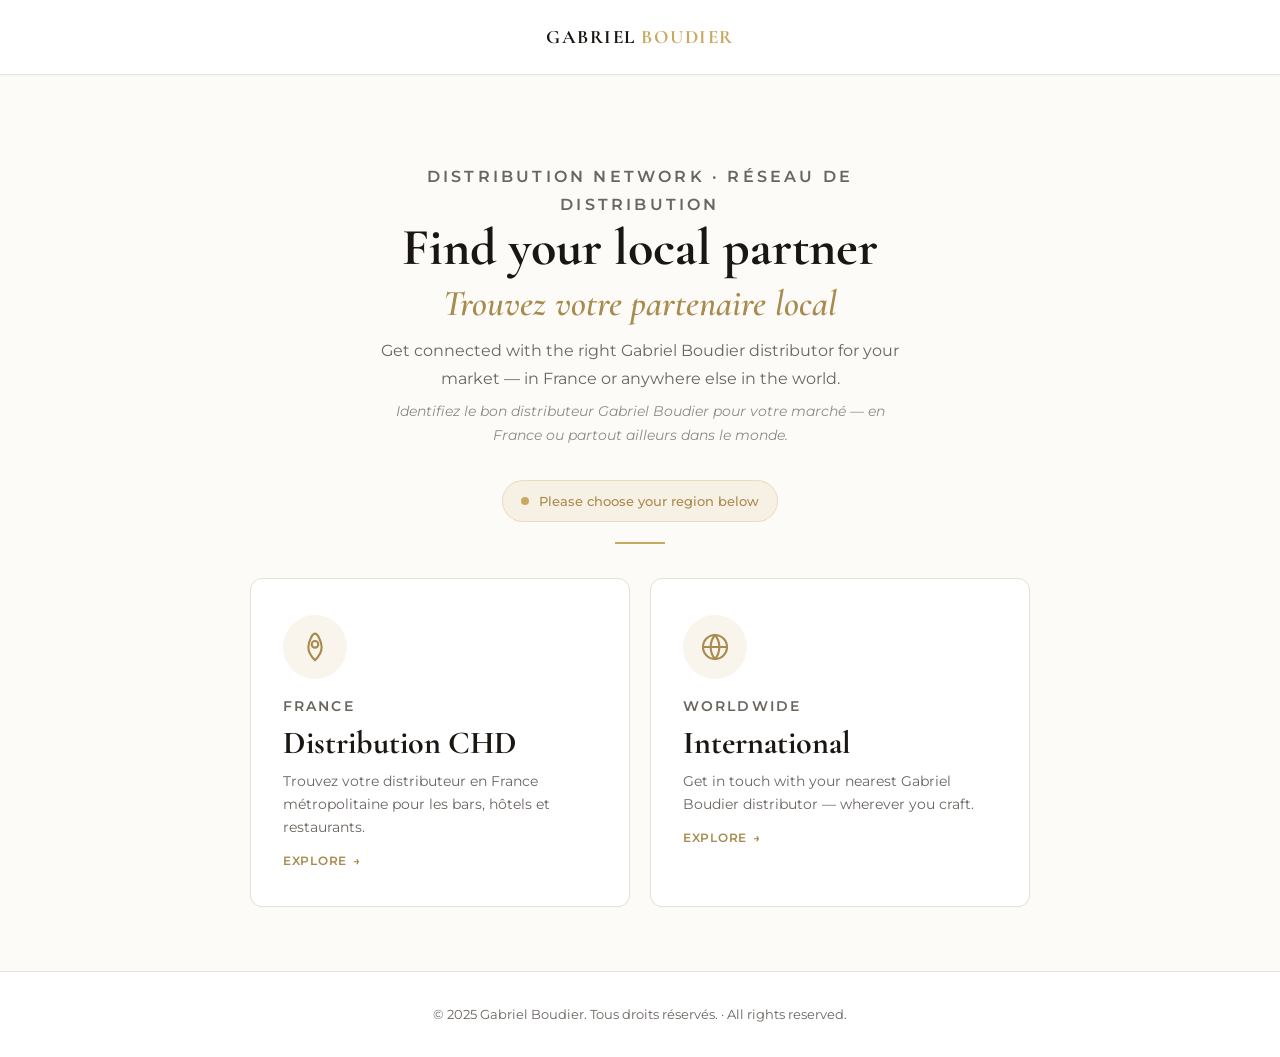
<file: distrib_boudier/index.html>
<!DOCTYPE html>
<html lang="en">
<head>
<meta charset="UTF-8">
<meta name="viewport" content="width=device-width, initial-scale=1.0">
<title>Distribution — Gabriel Boudier</title>
<link href="https://fonts.googleapis.com/css2?family=Cormorant+Garamond:wght@400;600;700&family=Montserrat:wght@300;400;500;600&display=swap" rel="stylesheet">
<style>
*{box-sizing:border-box;margin:0;padding:0}
:root{
--bg:#FDFBF7;--bg-card:#FFFFFF;--bg-input:#F8F6F2;
--border:#E5E1DB;--border-hover:#D0CCC4;
--text:#2C2822;--text-muted:#6B6560;--text-heading:#1A1612;
--gold:#C9A961;--gold-dark:#A88B4E;--gold-soft:rgba(201,169,97,.12);--gold-bright:#D4B66F;
--map-bg:#FAF8F4;--map-uncovered:#E8E4DF;--map-border:#D0CCC4;
--r:8px;--max-w:680px
}
html{scroll-behavior:smooth}
body{font-family:'Montserrat',sans-serif;background:var(--bg);color:var(--text);line-height:1.6;font-weight:400;-webkit-font-smoothing:antialiased}
.header{padding:22px 28px;display:flex;align-items:center;justify-content:center;border-bottom:1px solid var(--border);background:#fff;position:sticky;top:0;backdrop-filter:blur(12px);z-index:100;box-shadow:0 1px 3px rgba(0,0,0,.03)}
.header-link{position:absolute;right:20px;top:50%;transform:translateY(-50%);font-size:10px;letter-spacing:.12em;text-transform:uppercase;color:var(--text-muted);text-decoration:none;font-weight:500;transition:color .2s;padding:8px 12px;border:1px solid var(--border);border-radius:4px}
.header-link:hover{color:var(--gold-dark);border-color:var(--gold)}
.logo{font-family:'Cormorant Garamond',serif;font-size:19px;font-weight:700;color:var(--text-heading);letter-spacing:.08em;text-transform:uppercase}
.logo span{color:var(--gold)}
.hero{padding:64px 28px 52px;text-align:center;max-width:var(--max-w);margin:0 auto;position:relative}
.hero::after{content:'';position:absolute;bottom:0;left:50%;transform:translateX(-50%);width:50px;height:2px;background:var(--gold)}
.hero-tag{font-size:11px;font-weight:600;letter-spacing:.2em;text-transform:uppercase;color:var(--gold);margin-bottom:18px}
.hero h1{font-family:'Cormorant Garamond',serif;font-size:clamp(32px,6vw,48px);font-weight:700;color:var(--text-heading);line-height:1.15;margin-bottom:16px}
.hero p{font-size:16px;color:var(--text-muted);max-width:500px;margin:0 auto;line-height:1.75}
.map-section{padding:52px 24px 42px;max-width:680px;margin:0 auto}
.map-wrap{position:relative;background:var(--map-bg);border:2px solid var(--map-border);border-radius:var(--r);padding:28px 20px 20px;box-shadow:0 2px 8px rgba(0,0,0,.04)}
.map-wrap svg{width:100%;height:auto;display:block}
.departement{cursor:pointer;stroke:var(--map-border);stroke-width:.6;transition:all .25s;opacity:1;fill:var(--map-uncovered)}
.departement:hover{stroke:var(--gold);stroke-width:1;filter:brightness(1.05)}
.departement.active{stroke:var(--gold-dark);stroke-width:2.2;filter:brightness(1.08)}
.departement.covered{opacity:1}
.departement.not-covered{fill:var(--map-uncovered);opacity:.85;cursor:pointer}
.departement.not-covered:hover{opacity:1;stroke:var(--gold);stroke-width:1;filter:brightness(1.02)}
.region{fill:none;stroke:none}
.tooltip{position:fixed;pointer-events:none;background:#fff;border:1px solid var(--border);border-radius:6px;padding:10px 16px;z-index:200;opacity:0;transition:opacity .2s;box-shadow:0 4px 12px rgba(0,0,0,.1)}
.tooltip.visible{opacity:1}
.tt-dept{font-size:11px;color:var(--text-muted);font-weight:500}
.tt-name{font-size:15px;font-weight:600;color:var(--text-heading);margin-top:2px}
.tt-distrib{font-size:13px;color:var(--gold-dark);margin-top:6px;font-weight:600}
.tt-hint{font-size:10px;color:var(--text-muted);margin-top:5px;opacity:.7}
.result{margin:24px auto 0;max-width:var(--max-w);padding:0 24px}
.result-card{padding:26px 28px;background:var(--bg-card);border:1px solid var(--border);border-radius:var(--r);display:none;animation:fadeUp .35s;box-shadow:0 2px 8px rgba(0,0,0,.04)}
.result-card.visible{display:block}
@keyframes fadeUp{from{opacity:0;transform:translateY(10px)}to{opacity:1;transform:translateY(0)}}
.result-header{display:flex;align-items:center;gap:14px;margin-bottom:12px}
.r-dot{width:16px;height:16px;border-radius:4px;flex-shrink:0}
.r-name{font-family:'Cormorant Garamond',serif;font-size:26px;font-weight:700;color:var(--text-heading)}
.r-zone{font-size:14px;color:var(--text-muted);line-height:1.75}
.r-cta{margin-top:16px;display:inline-block;font-size:14px;font-weight:600;color:var(--gold-dark);cursor:pointer;border:0;background:0;padding:0;transition:color .2s}
.r-cta:hover{color:var(--gold-bright)}
.r-cta::after{content:' ↓'}
.r-actions{display:flex;gap:10px;margin-top:18px;flex-wrap:wrap}
.r-action-btn{padding:11px 16px;background:#fff;border:1.5px solid var(--gold);color:var(--gold-dark);border-radius:var(--r);font-size:13px;font-weight:600;cursor:pointer;font-family:'Montserrat',sans-serif;transition:all .2s;letter-spacing:.02em}
.r-action-btn:hover{background:var(--gold);color:#fff}
.r-action-btn.primary{background:var(--gold);color:#fff}
.r-action-btn.primary:hover{background:var(--gold-dark)}
.legend{padding:32px 24px 52px;max-width:var(--max-w);margin:0 auto}
.legend-title{font-size:12px;font-weight:600;color:var(--text-muted);letter-spacing:.08em;text-transform:uppercase;margin-bottom:16px}
.legend-grid{display:grid;grid-template-columns:repeat(2,1fr);gap:10px}
@media(min-width:520px){.legend-grid{grid-template-columns:repeat(3,1fr)}}
.legend-item{display:flex;align-items:center;gap:11px;padding:13px 15px;border-radius:var(--r);background:var(--bg-card);border:1px solid var(--border);cursor:pointer;transition:all .25s;font-size:13px;color:var(--text);font-weight:500;box-shadow:0 1px 3px rgba(0,0,0,.02)}
.legend-item:hover{border-color:var(--border-hover);box-shadow:0 2px 6px rgba(0,0,0,.06);transform:translateY(-1px)}
.legend-item.active{border-color:transparent;color:#fff;box-shadow:0 3px 10px rgba(0,0,0,.15);transform:translateY(-2px)}
.l-dot{width:11px;height:11px;border-radius:3px;flex-shrink:0}
.divider{width:100%;height:1px;background:var(--border);max-width:var(--max-w);margin:0 auto}
.form-section{padding:52px 24px 64px;max-width:var(--max-w);margin:0 auto}
.s-title{font-family:'Cormorant Garamond',serif;font-size:28px;font-weight:700;color:var(--text-heading);margin-bottom:8px}
.s-sub{font-size:15px;color:var(--text-muted);margin-bottom:28px}
.form-grid{display:grid;grid-template-columns:1fr;gap:16px}
@media(min-width:480px){.form-grid{grid-template-columns:1fr 1fr}.form-grid .full{grid-column:1/-1}}
.fg{display:flex;flex-direction:column;gap:6px}
.fl{font-size:11px;font-weight:600;color:var(--text-muted);letter-spacing:.06em;text-transform:uppercase}
.fl .req{color:var(--gold-dark)}
.fi,.ft,.fs{width:100%;padding:14px 16px;background:var(--bg-input);border:1px solid var(--border);border-radius:var(--r);color:var(--text);font-family:'Montserrat',sans-serif;font-size:15px;font-weight:400;transition:all .25s}
.fi:focus,.ft:focus,.fs:focus{outline:none;border-color:var(--gold);box-shadow:0 0 0 3px var(--gold-soft);background:#fff}
.ft{resize:vertical;min-height:100px}
.fs{appearance:none;cursor:pointer}
.fsw{position:relative}
.fsw::after{content:'';position:absolute;right:16px;top:50%;transform:translateY(-50%);width:0;height:0;border-left:5px solid transparent;border-right:5px solid transparent;border-top:6px solid var(--text-muted);pointer-events:none}
.badge{display:none;align-items:center;gap:10px;padding:12px 16px;background:var(--gold-soft);border:1px solid rgba(201,169,97,.3);border-radius:var(--r);font-size:14px;color:var(--gold-dark);font-weight:600;margin-bottom:20px}
.badge.visible{display:flex}
.b-dot{width:9px;height:9px;border-radius:2px}
.consent{display:flex;gap:12px;align-items:flex-start;margin-top:8px}
.consent input{width:17px;height:17px;margin-top:2px;accent-color:var(--gold);cursor:pointer}
.consent label{font-size:13px;color:var(--text-muted);line-height:1.6;cursor:pointer}
.consent a{color:var(--gold-dark);text-decoration:none;font-weight:500}
.submit{width:100%;padding:16px;margin-top:24px;background:var(--gold);color:#fff;border:0;border-radius:var(--r);font-size:16px;font-weight:600;cursor:pointer;transition:all .25s;box-shadow:0 2px 6px rgba(201,169,97,.2)}
.submit:hover{background:var(--gold-dark);box-shadow:0 4px 12px rgba(201,169,97,.3);transform:translateY(-1px)}
.submit:disabled{opacity:.5;cursor:not-allowed}
.msg{margin-top:18px;padding:14px 18px;border-radius:var(--r);font-size:14px;display:none}
.msg.ok{display:block;background:rgba(74,222,128,.1);border:1px solid rgba(74,222,128,.3);color:#2d7a44}
.msg.err{display:block;background:rgba(248,113,113,.1);border:1px solid rgba(248,113,113,.3);color:#b91c1c}
.footer{border-top:1px solid var(--border);padding:32px 24px;text-align:center;background:#fff}
.footer p{font-size:13px;color:var(--text-muted)}
.footer a{color:var(--gold-dark);text-decoration:none;font-weight:500}
.map-attr{font-size:10px;color:var(--text-muted);opacity:.6;text-align:center;margin-top:14px}
.map-attr a{color:var(--gold);text-decoration:none}

/* International-specific styles */
#world-map-container{width:100%;display:block;overflow:hidden;position:relative;touch-action:none}
#world-map-container svg{width:100%;height:auto;display:block;max-height:480px;cursor:grab;user-select:none}
#world-map-container svg.grabbing{cursor:grabbing}
#world-map-container path{fill:var(--map-uncovered);stroke:var(--map-border);stroke-width:.6;vector-effect:non-scaling-stroke;transition:all .25s;opacity:.85}
#world-map-container path[id]{cursor:pointer}
#world-map-container path[id]:hover{opacity:1;stroke:var(--gold);stroke-width:1;filter:brightness(1.02)}
#world-map-container path.has-distrib{fill:var(--gold);opacity:1}
#world-map-container path.has-distrib:hover{stroke:var(--gold);stroke-width:1;filter:brightness(1.05)}
#world-map-container path.selected{stroke:var(--gold-dark);stroke-width:2.2;opacity:1;filter:brightness(1.08)}
.zoom-controls{position:absolute;right:24px;top:36px;display:flex;flex-direction:column;gap:4px;z-index:10;background:#fff;border:1px solid var(--border);border-radius:6px;overflow:hidden;box-shadow:0 1px 3px rgba(0,0,0,.06)}
.zoom-btn{width:32px;height:32px;background:#fff;border:0;border-bottom:1px solid var(--border);cursor:pointer;font-size:18px;font-weight:600;color:var(--text-muted);transition:all .15s;padding:0;display:flex;align-items:center;justify-content:center;font-family:'Montserrat',sans-serif}
.zoom-btn:last-child{border-bottom:0}
.zoom-btn:hover{background:var(--gold-soft);color:var(--gold-dark)}
.zoom-btn:active{background:var(--gold);color:#fff}
.zoom-btn svg{width:14px;height:14px;fill:none;stroke:currentColor;stroke-width:2;stroke-linecap:round;display:block;max-height:none}
.tt-status{display:block;font-size:11px;font-weight:500;color:var(--gold-dark);margin-top:3px}
.map-loading{display:flex;align-items:center;justify-content:center;min-height:240px;color:var(--text-muted);font-size:13px;letter-spacing:.05em}


/* ==== Master page additions ==== */
.hp{position:absolute;left:-9999px;width:1px;height:1px;overflow:hidden}
.submit:disabled{opacity:.6;cursor:wait;transform:none}
.view{display:none}
.view.active{display:block}

/* Region switcher in header */
.region-switcher{position:absolute;right:20px;top:50%;transform:translateY(-50%);display:flex;gap:8px;align-items:center}
.region-switcher button{font-size:10px;letter-spacing:.12em;text-transform:uppercase;color:var(--text-muted);background:0;border:1px solid var(--border);border-radius:4px;padding:8px 12px;cursor:pointer;font-family:'Montserrat',sans-serif;font-weight:500;transition:all .2s}
.region-switcher button:hover{color:var(--gold-dark);border-color:var(--gold)}
.region-switcher button.home{padding:8px 10px}

/* Landing view */
#view-landing{padding:40px 24px 64px}
.landing-hero{text-align:center;max-width:640px;margin:48px auto 32px;position:relative}
.landing-hero::after{content:'';position:absolute;bottom:-22px;left:50%;transform:translateX(-50%);width:50px;height:2px;background:var(--gold)}
.landing-tag{font-size:11px;font-weight:600;letter-spacing:.2em;text-transform:uppercase;color:var(--gold);margin-bottom:18px}
.landing-hero h1{font-family:'Cormorant Garamond',serif;font-size:clamp(34px,6vw,52px);font-weight:700;color:var(--text-heading);line-height:1.1;margin-bottom:14px}
.landing-hero h1 .fr-line{display:block;font-style:italic;font-size:.7em;color:var(--gold-dark);font-weight:600;margin-top:6px}
.landing-hero p{font-size:16px;color:var(--text-muted);max-width:520px;margin:0 auto;line-height:1.75}
.landing-hero p .fr{display:block;color:var(--text-muted);opacity:.75;font-size:14px;margin-top:6px;font-style:italic}
.status-bar{margin:32px auto 0;padding:10px 18px;background:var(--gold-soft);border:1px solid rgba(201,169,97,.3);border-radius:24px;font-size:13px;color:var(--gold-dark);font-weight:500;display:none;align-items:center;gap:10px;animation:slideIn .4s ease-out}
.status-bar.visible{display:inline-flex}
.status-bar .dot{width:8px;height:8px;border-radius:50%;background:var(--gold);animation:pulse 2s ease-in-out infinite}
.status-bar .cancel{margin-left:8px;color:var(--text-muted);text-decoration:underline;cursor:pointer;font-size:12px;border:0;background:0;padding:0;font-family:inherit}
.status-bar .cancel:hover{color:var(--text)}
@keyframes pulse{0%,100%{opacity:1}50%{opacity:.4}}
@keyframes slideIn{from{opacity:0;transform:translateY(-8px)}to{opacity:1;transform:translateY(0)}}
.landing-cards{display:grid;grid-template-columns:1fr;gap:20px;width:100%;max-width:780px;margin:56px auto 0}
@media(min-width:680px){.landing-cards{grid-template-columns:1fr 1fr}}
.landing-card{background:var(--bg-card);border:1px solid var(--border);border-radius:12px;padding:36px 32px;text-decoration:none;color:inherit;display:flex;flex-direction:column;gap:16px;transition:all .3s ease;position:relative;cursor:pointer;box-shadow:0 1px 3px rgba(0,0,0,.02);overflow:hidden}
.landing-card::before{content:'';position:absolute;inset:0;background:linear-gradient(135deg,transparent 0%,var(--gold-soft) 100%);opacity:0;transition:opacity .3s;pointer-events:none}
.landing-card:hover{border-color:var(--gold);transform:translateY(-3px);box-shadow:0 8px 24px rgba(201,169,97,.12)}
.landing-card:hover::before{opacity:1}
.landing-card.suggested{border-color:var(--gold);border-width:2px;box-shadow:0 4px 16px rgba(201,169,97,.15)}
.landing-card-icon{width:64px;height:64px;display:flex;align-items:center;justify-content:center;background:var(--gold-soft);border-radius:50%;position:relative;z-index:1}
.landing-card-icon svg{width:32px;height:32px;fill:none;stroke:var(--gold-dark);stroke-width:1.6;stroke-linecap:round;stroke-linejoin:round}
.landing-card-content{position:relative;z-index:1}
.landing-card-tag{font-size:10px;font-weight:600;letter-spacing:.15em;text-transform:uppercase;color:var(--gold);margin-bottom:6px}
.landing-card h2{font-family:'Cormorant Garamond',serif;font-size:32px;font-weight:700;color:var(--text-heading);line-height:1.1;margin-bottom:10px}
.landing-card p{font-size:14px;color:var(--text-muted);line-height:1.65}
.landing-card-arrow{position:relative;z-index:1;margin-top:12px;display:flex;align-items:center;gap:6px;font-size:12px;font-weight:600;color:var(--gold-dark);letter-spacing:.06em;text-transform:uppercase;transition:gap .25s}
.landing-card:hover .landing-card-arrow{gap:10px}
.landing-card-badge{position:absolute;top:16px;right:16px;background:var(--gold);color:#fff;font-size:9px;font-weight:600;letter-spacing:.12em;text-transform:uppercase;padding:5px 10px;border-radius:20px;z-index:2;display:none}
.landing-card.suggested .landing-card-badge{display:block}
</style>
</head>
<body>
<header class="header" style="position:sticky;top:0">
<div class="logo">Gabriel <span>Boudier</span></div>
<div class="region-switcher" id="region-switcher">
<button class="home" onclick="showView('landing')" title="Home" aria-label="Home">↩</button>
<button id="switch-btn" onclick="switchRegion()">France</button>
</div>
</header>

<!-- LANDING VIEW -->
<section class="view active" id="view-landing">
<div class="landing-hero">
<p class="landing-tag">Distribution Network · Réseau de distribution</p>
<h1>Find your local partner<span class="fr-line">Trouvez votre partenaire local</span></h1>
<p>Get connected with the right Gabriel Boudier distributor for your market — in France or anywhere else in the world.<span class="fr">Identifiez le bon distributeur Gabriel Boudier pour votre marché — en France ou partout ailleurs dans le monde.</span></p>
<div class="status-bar" id="status">
<span class="dot"></span>
<span id="status-text">Detecting your location…</span>
<button class="cancel" id="cancel-btn" hidden>Cancel</button>
</div>
</div>
<div class="landing-cards">
<div class="landing-card" id="card-fr" onclick="showView('fr')">
<div class="landing-card-badge">Recommended</div>
<div class="landing-card-icon">
<svg viewBox="0 0 24 24" xmlns="http://www.w3.org/2000/svg">
<path d="M12 2c-1 0-2 1-3 3s-2 4-2 7c0 4 2 7 5 10 3-3 5-6 5-10 0-3-1-5-2-7s-2-3-3-3z"/>
<circle cx="12" cy="10" r="2.5"/>
</svg>
</div>
<div class="landing-card-content">
<p class="landing-card-tag">France</p>
<h2>Distribution CHD</h2>
<p>Trouvez votre distributeur en France métropolitaine pour les bars, hôtels et restaurants.</p>
<div class="landing-card-arrow">Explore <span>→</span></div>
</div>
</div>
<div class="landing-card" id="card-int" onclick="showView('int')">
<div class="landing-card-badge">Recommended</div>
<div class="landing-card-icon">
<svg viewBox="0 0 24 24" xmlns="http://www.w3.org/2000/svg">
<circle cx="12" cy="12" r="9"/>
<path d="M3 12h18"/>
<path d="M12 3a14 14 0 0 1 0 18"/>
<path d="M12 3a14 14 0 0 0 0 18"/>
</svg>
</div>
<div class="landing-card-content">
<p class="landing-card-tag">Worldwide</p>
<h2>International</h2>
<p>Get in touch with your nearest Gabriel Boudier distributor — wherever you craft.</p>
<div class="landing-card-arrow">Explore <span>→</span></div>
</div>
</div>
</div>
</section>

<!-- FRANCE VIEW -->
<div class="view" id="view-fr">

<p class="hero-tag">Distribution CHD France</p>
<h1>Trouvez votre distributeur</h1>
<p>Cliquez sur votre département pour identifier votre distributeur CHD et demander une mise en relation directe.</p>
</section>
<section class="map-section">
<div class="map-wrap">
<svg id="france-map" xmlns="http://www.w3.org/2000/svg" viewBox="105 18 568 567">
	<g class="region region-11" data-nom="Île-de-France" data-code_insee="11">
		<path data-nom="Paris" data-numerodepartement="75" class="region-11 departement departement-75 departement-paris" d="m641.8 78.3l-0.2 3.8-1 2.6-8.3-1.7-6-0.6-5.2 3h-4l-2.5-0.3-0.4-0.1-13.5-5-3-3.8-4.3-1.9-0.5-0.2 0.4-1.9 1.3-3.1 2.7-2.1 2.9-1.1 3.9 0.5h0.1l0.9-2.2 7.1-4.6 14-0.1 1.8 3.6 1.8 2.4 0.6 0.9 0.1 0.4 0.5 1.2 0.4 5.4 0.4 1.8v0.1l-0.3 0.8 0.1 3.6 0.6-0.5 1.6-1.6 2-0.5 2-0.5zm-245 76.4l-3.2-0.5-2.5 1.7 3 3.5 5.3-0.1-1.8-1.9z"/>
		<path data-nom="Seine-et-Marne" data-numerodepartement="77" class="region-11 departement departement-77 departement-seine-et-marne" d="m441.1 176.1l-2.9 0.8 0.4 8.5-15.4 3-0.2 5.8-3.9 5.4-11.2 2.7-9.2-0.7 2.6-1.5 0.6-2.7-4.2-4.3-0.7-3.1 3.4-4.8 4-17.2-0.5-1 1.1-4.1-0.3-2.9v-0.1l-1.3-4.7 1.3-2.5-1.7-5.1 0.1-0.1 1.7-2.3-0.2-2 6.9 1 2-2.2 2.5 1.6 8.1-2.9 2.6 0.7 1.8 2.5-0.7 2.8 3.9 4.2 9.3 6-0.4 2-2.6 2.2 3.5 8.3 2.6 1.7z"/>
		<path data-nom="Yvelines" data-numerodepartement="78" class="region-11 departement departement-78 departement-yvelines" d="m364.1 158.1l-3.6-6.6-1.8-5.8 2.3-2.6 3.8 0.1 9.5 0.8 9 3.6 5.5 6.1-2 3.1 3.2 5.2-7.1 5.4-1.6 2.6 0.7 2.9-4.6 8.6-3.1 0.7-2.3-2.2-1.2-5.6-6.2-5.4z"/>
		<path data-nom="Essonne" data-numerodepartement="91" class="region-11 departement departement-91 departement-essonne" d="m401.6 164.8l2.3 2.2 0.5 1-4 17.2-3.4 4.8-3.7-0.6-2.8 1.8-1.5-2.7-1.9 2.9-6.9 0.7-2.8-10.6 4.6-8.6-0.7-2.9 1.6-2.6 7.1-5.4v-0.1l3.7 1.6 5.1 2.1z"/>
		<path data-nom="Hauts-de-Seine" data-numerodepartement="92" class="region-11 departement departement-92 departement-hauts-de-seine" d="m391.1 155.9l3 3.5-0.4 4.1-3.7-1.6v0.1l-3.2-5.2 2-3.1 3.6-2.6 1.3 2-0.1 1.1zm221.5-101.8l1.6-0.7 0.7-1.9 0.5-1.8-0.1-1.1-0.2-1.4-4.6-1.9-4.6-0.9-4 1.3-7.6 5.6-6.1 5.8-5.3 3-1 1-3.7 7.4 1.7 7.2v0.1l-2.7 3.2 0.6 2.5 2.5 4.8 3.3-0.5 1 5.2 3.9-0.3 1.4 3.5 3.4 1.6 0.5 2.1 5.3 4.2 4.3 1.3-0.1 4.9 5.7 3.5 3.2-5.9-0.7-5.5 0.7-1.2 0.4-1.3 0.7-2.1-1.4-1.9 0.3-1.2 0.8-2.8-1-2.6 0.5-0.3 0.5-0.3 0.9-0.5 0.7-1.1-0.4-0.1-13.5-5-3-3.8-4.3-1.9-0.5-0.2 0.3-1.9 1.4-3.1 2.7-2.1 2.8-1.1h0.1l3.9 0.5 0.9-2.2 7.2-4.6-0.7-2-0.6-2 1.4-0.7z"/>
		<path data-nom="Seine-Saint-Denis" data-numerodepartement="93" class="region-11 departement departement-93 departement-seine-saint-denis" d="m404.7 152.7l-1.3 2.5 1.3 4.7v0.1l-7.1-2.6-0.8-2.7-3.2-0.5 0.1-1.1-1.3-2 3.3-1.3 2.6 1.1c1.6-1.1 3.2-2.2 4.7-3.3zm258.5-78.8l0.1-0.1h-0.1l2.7-3.4-4-0.3-1.6-5.9 0.1-0.1h-0.1l6.4-6.6 0.1-5.4 1.1-4-1.2-3.4-5.1-8 0.1-0.1h-0.1l2.7-3.4-0.9-4-4.5-2.9-4.1 1.7-6.4 8.8-8.2 6.2-0.7-0.2-7.8-1.1-1.9 1-5.1-4.6-1.3-0.2-1.9-0.7-5.1 3-1.6 2.7-1-1.2-5.9-2.1-2 2.2v0.2l0.7 2.5 3.9 0.8 4.7 1.9 0.1 1.4 0.1 1.1-0.2 0.9-0.3 0.9-0.7 1.9-1.6 0.7-0.3 0.8-1.4 0.7 0.6 2 0.7 2 13.9-0.2 0.1 0.1 1.8 3.6 1.8 2.4 0.6 0.8 0.1 0.5 0.5 1.2 0.4 5.4 0.4 1.8 5.9-0.5 0.5-0.3c0.1 0 0.1 0 0.2 0l6.3-2.8 2.9 0.4 0.7 1.3 3 1.5 4 2.9c0 0.1 0.1 0.2 0.2 0.2l0.7 0.5 6 6.2 0.8 0.6c0.1 0 0.2 0.1 0.3 0.1l3.6 2.6v-0.1l0.5-1.3 0.2-0.7-1.8-6z"/>
		<path data-nom="Val-de-Marne" data-numerodepartement="94" class="region-11 departement departement-94 departement-val-de-marne" d="m404.7 160l0.3 2.9-1.1 4.1-2.3-2.2-2.8 0.8-5.1-2.1 0.4-4.1 5.3-0.1-1.8-1.9zm263.4-57.8v-0.1l3.3-0.2-1.5-3.6-3.7-2.4 0.8-8h-0.1l-3.6-2.6c-0.1 0-0.2-0.1-0.3-0.1l-0.8-0.6-6-6.2-0.7-0.5c-0.1 0-0.2-0.1-0.2-0.2l-4-2.9-3-1.5-0.7-1.3-2.9-0.4-6.3 2.8c-0.1 0-0.1 0-0.2 0l-0.5 0.3-5.9 0.5v0.1l-0.3 0.8 0.1 3.6 0.6-0.5 1.6-1.7 2-0.4 2-0.5 4 1.7-0.2 3.8-1 2.6-8.3-1.7-6-0.6-5.2 3h-4l-2.5-0.3-0.6 1.1h-0.1l-0.9 0.5-0.5 0.3-0.5 0.3 1 2.5v0.1l-0.8 2.8-0.3 1.2 1.4 1.9-0.7 2.1-0.4 1.3-0.7 1.2 0.8 5.4 2.1 0.2 4.7 2.8 3.1-2.2 0.1 5.5 3.3 2.4 4.9-1.8 0.7 2.5 5.2-2.3 0.5 1.3 1.7 1.7 4.6-3.6 2.1-0.5 5.2-1.8 1.9 6.8 1.7 2.5 3.3 1.8 5.5 1.9-0.7-5.1 0.1-0.1h-0.1l2.5-4.2 2.8-2.8-1.4-3.6 0.1-0.1h-0.1l2.4-2z"/>
		<path data-nom="Val-d’Oise" data-numerodepartement="95" class="region-11 departement departement-95 departement-val-doise" d="m374.3 144l-9.5-0.8 4-9.5 1.6 3.2 5.6 1.1 6.3-1.8 9.2 2.2 2.2-1.6 10.9 6.4 0.2 2-1.7 2.3-0.1 0.1c-1.5 1.1-3.1 2.2-4.7 3.3l-2.6-1.1-3.3 1.3-3.6 2.6-5.5-6.1z"/>
	</g>
	<g class="region region-24" data-nom="Centre-Val de Loire" data-code_insee="24">
		<path data-nom="Cher" data-numerodepartement="18" class="region-24 departement departement-18 departement-cher" d="m385.3 235.4l5-2.4 13.5 3.1 3.9 4.8 9-1.7 2 6.5-1.7 5.8 2.7 2.1 3.1 7.6 0.3 5.9 2.2 2-0.2 5.8-1.3 8.9h-0.1-4l-4.8 3.7-8.4 2.9-2.3 1.9 1.7 5.3-1.7 2.4-8.7 1-3.5 5.9v0.1l-4.9-0.2 1.5-3.5-0.9-8.9-4.7-7.9 1.4-2.7-2.3-2.2 2.5-5.1-2.3-11.7-11.6-1.6 2.8-5.5 2.8 0.1 0.6-2.8 9.7-2-2.1-5.9 5.9-4.1z"/>
		<path data-nom="Eure-et-Loir" data-numerodepartement="28" class="region-24 departement departement-28 departement-eure-et-loir" d="m333.1 200.9l-2.1-3.8-1.1-7.5 7.5-5.1-0.5-4.6 0.2-4.5-4.8-4.4-0.1-3.2 2.4-2.6 6-1.1 5.3-3.2 2.8 1.6 6-1.3-0.2-2.8 6-6.9 3.6 6.6 0.5 10.9 6.2 5.4 1.2 5.6 2.3 2.2 3.1-0.7 2.8 10.6-0.5 1.5-4.8 10.8-8.5 0.6-6 2.8 0.2 2.8-3.3-1.9-5.5 3.5-12.8-10.8-6.3 1.3z"/>
		<path data-nom="Indre" data-numerodepartement="36" class="region-24 departement departement-36 departement-indre" d="m357.8 308.5l-2.8 2.9-1.7-2.5-5.8 1.1-2.6-1.1 1.5-2.8-2.5-1.3-2.6-5.4h-2.9l-4.6-4.4 0.8-5.8-2.1-3 5.6-0.5-1-2.7 3.3-11.9 5.1-2.7 2.3 1.7 2.6-3.5 2.5-2.1-1-4.9 6-3.2 2.5 1.3 1.5-2.6 6.4-0.9 5.2 3.5-2.8 5.5 11.6 1.6 2.3 11.7-2.5 5.1 2.3 2.2-1.4 2.7 4.7 7.9 0.9 8.9-1.5 3.5-2.7 0.8-13.2-2.7-1.9 2.5z"/>
		<path data-nom="Indre-et-Loire" data-numerodepartement="37" class="region-24 departement departement-37 departement-indre-et-loire" d="m303.9 263l-5.5-3.2v-0.1l5.8-15.3 1.7-9.3 0.7-2.4 6.1 2.6-0.5-3.3 2.8 0.3 7.7-4.5 10.5 0.5-0.2 5.5 2.2-1.8 6 3.4-0.7 2.7 3.4 5.1-1.2 9.1 2.4 1.9 2.6-1.3 4.2 6.7 1 4.9-2.5 2.1-2.6 3.5-2.3-1.7-5.1 2.7-3.3 11.9 1 2.7-5.6 0.5-7.1-10-0.3-3.1-5.3-3 1.4 2.9-10 0.4-2.8-1.4-1.3-6.1-2.9 0.3z"/>
		<path data-nom="Loir-et-Cher" data-numerodepartement="41" class="region-24 departement departement-41 departement-loir-et-cher" d="m357.9 256.4l-6 3.2-4.2-6.7-2.6 1.3-2.4-1.9 1.2-9.1-3.4-5.1 0.7-2.7-6-3.4-2.2 1.8 0.2-5.5-10.5-0.5 0.6-3.5 3.2-1.1 6.3-10.6-0.4-5.5-1.7-2.2 2-2.1v-0.1l6.3-1.3 12.8 10.8 5.5-3.5 3.3 1.9 2.5 7.1-1.8 3.2 1.7 5.6 3-1.3 2.4 1.5 1.1 3.8 2.9 0.6 1.9-2.3 15.2 1.6 0.8 2.6-5 2.4 5.1 7.6-5.9 4.1 2.1 5.9-9.7 2-0.6 2.8-2.8-0.1-5.2-3.5-6.4 0.9-1.5 2.6z"/>
		<path data-nom="Loiret" data-numerodepartement="45" class="region-24 departement departement-45 departement-loiret" d="m393.3 189.4l3.7 0.6 0.7 3.1 4.2 4.3-0.6 2.7-2.6 1.5 9.2 0.7 11.2-2.7 6.7 7.5 0.4 5.8-4.6 4.9 1.1 2.9-1.6 2.4-5.3 3.3 3 2.8 2.2 6.9-2.8 0.7-1.5 2.4-9 1.7-3.9-4.8-13.5-3.1-0.8-2.6-15.2-1.6-1.9 2.3-2.9-0.6-1.1-3.8-2.4-1.5-3 1.3-1.7-5.6 1.8-3.2-2.5-7.1-0.2-2.8 6-2.8 8.5-0.6 4.8-10.8 0.5-1.5 6.9-0.7 1.9-2.9 1.5 2.7z"/>
	</g>
	<g class="region region-27" data-nom="Bourgogne-Franche-Comté" data-code_insee="27">
		<path data-nom="Côte-d’Or" data-numerodepartement="21" class="region-27 departement departement-21 departement-cote-dor" d="m523.6 241.7l3.9 8.2-1.2 1.3-1.8 8.2-6.2 6.8-1.1 4.1v-0.1l-15 1.5-8.8 4.2-5.6-6.3-5.5-1.9-1.3-2.6-5.7-1.7-2.4-2.6v-0.8l0.4-3.2-3.7-1.2-1.3-6h0.1l-1.3-2.7 1.3-8.1 6.7-10.4-1.7-2.3 2.8-2.1 0.3-3.7-3.1-3.9 1.9-3.1 2.2-2 6.1-0.9 4.7-3.9 3.9 0.5 3.5 0.7 0.5 2.7 2.6 1-0.3 2.9 2.9 0.3 1.8 2.2 1 3.1-2.8 2.4 2.3 4.8 9.2 2 3 1.6v2.8l4.8-1.9h0.1l2.7-1.6 2 3 0.1 3.2-4.6 4.1z"/>
		<path data-nom="Doubs" data-numerodepartement="25" class="region-27 departement departement-25 departement-doubs" d="m590.1 245.2l-2.4 2.2 0.4 3-4.8 6.2-4.8 4-0.4 2.9-2.5 2.7-5.7 1.7-0.3 0.3-1.7 2.3 0.9 2.7-0.7 4.5 0.5 2.5-9.5 8.8-2.9 5.2-0.2 0.7-3.7-3.5 3.6-7.4 2.1-2.3-4.2-4.1-2.9-0.5-5.8-10.1-3 0.8-1.5-2.5-2 2.1-1.2-2.5 3-5.1-5.2-7.8 22.3-10.2 3-4.7 5.6-1.9 2.8 0.9 1.8-2.2 3.2-0.4 0.5-2.8 5.9 0.8 0.2-0.1h0.1l5.9 2.7-1.4 2.5 1.4 2.4 0.4-0.5-0.1 0.2-2.2 4.9 7-0.7z"/>
		<path data-nom="Jura" data-numerodepartement="39" class="region-27 departement departement-39 departement-jura" d="m552.3 291.4l3.7 3.5-2.6 8.1-5.3 7.2-5.5 3.2-3.8 0.2-0.4-2.8-3.4-1.6-4 4.4-2.9 0.1-0.1-3h-2.9l-4.3-7.7 2.8-1.1-0.8-5.3 2.8-5-2.2-8.7-2.5-1.6 5-3.7-8.3-4.4-0.4-2.9 1.1-4.1 6.2-6.8 1.8-8.2 1.2-1.3 2.3 2 5.4 0.1 5.2 7.8-3 5.1 1.2 2.5 2-2.1 1.5 2.5 3-0.8 5.8 10.1 2.9 0.5 4.2 4.1-2.1 2.3z"/>
		<path data-nom="Nièvre" data-numerodepartement="58" class="region-27 departement departement-58 departement-nievre" d="m462.8 250l5.5-0.4 1.3 6 3.7 1.2-0.4 3.2v0.8l-1.1 0.3-2.7 0.4v1.3l-2.8 1 0.3 5.9-2.1 1.7 4 7-1.9 2.1 0.7 2.9-11.3 5.7-7-2.8-5.9 6-4.4-3.7-2.8 1.7-6.4-0.2-5.7-6.3 1.3-8.9 0.2-5.8-2.2-2-0.3-5.9-3.1-7.6-2.7-2.1 1.7-5.8-2-6.5 1.5-2.4 2.8-0.7v0.1h3.4l7.4 4.8h6l4.6-4.3 3.9 5.6 5.5 3 5.8-0.9 0.9 3.7 2.8-0.9z"/>
		<path data-nom="Haute-Saône" data-numerodepartement="70" class="region-27 departement departement-70 departement-haute-saone" d="m579.1 225.9l1.4 5.5-0.2 0.1-5.9-0.8-0.5 2.8-3.2 0.4-1.8 2.2-2.8-0.9-5.6 1.9-3 4.7-22.3 10.2-5.4-0.1-2.3-2-3.9-8.2-2.6-1.4 4.6-4.1-0.1-3.2-2-3-2.7 1.6h-0.1l1.2-2.5 6.6-3.9 2.1 1.8 3.2-1 0.3-8.3 2-2.4 2.9 0.3 2.3-3.2-0.2-1.4 8-5.8 7 4.3 5.8-1.6 4.9 3.6 5.1-2.2 8.4 6.6-2.3 5.7z"/>
		<path data-nom="Saône-et-Loire" data-numerodepartement="71" class="region-27 departement departement-71 departement-saone-et-loire" d="m517.2 270.2v0.1l0.4 2.9 8.3 4.4-5 3.7 2.5 1.6 2.2 8.7-2.8 5 0.8 5.3-2.8 1.1-4.8-3.3-5.4 1.3-5.9-1.5-5.9 20.9-5.7-7.7-1.6 2.3-2.5-1.5-2.2 1.6-2.2-1.7-2.3 1.9-0.3 2.9v0.1l-5.7 3.8-2.1-2.1-8 1.5-5.2-3.3v-3l3.7-4.6 0.5-5.5-1.6-2.4-7.9-2.9-6.7-13.5 7 2.8 11.3-5.7-0.7-2.9 1.9-2.1-4-7 2.1-1.7-0.3-5.9 2.8-1 2.7-1.7 1.1-0.3 2.4 2.6 5.7 1.7 1.3 2.6 5.5 1.9 5.6 6.3 8.8-4.2z"/>
		<path data-nom="Yonne" data-numerodepartement="89" class="region-27 departement departement-89 departement-yonne" d="m425.8 207.1l-6.7-7.5 3.9-5.4 0.2-5.8 15.4-3 3.6 1.5 4.5 5.5 2.5 8.3 2-2.2 3.6 4.1 5 10.9 12.6-1.6 2.9 1.4-1.9 3.1 3.1 3.9-0.3 3.7-2.8 2.1 1.7 2.3-6.7 10.4-1.3 8.1 1.3 2.7h-0.1l-5.5 0.4-1.5-2.8-2.8 0.9-0.9-3.7-5.8 0.9-5.5-3-3.9-5.6-4.6 4.3h-6l-7.4-4.8h-3.4v-0.1l-2.2-6.9-3-2.8 5.3-3.3 1.6-2.4-1.1-2.9 4.6-4.9z"/>
		<path data-nom="Territoire de Belfort" data-numerodepartement="90" class="region-27 departement departement-90 departement-territoire-de-belfort" d="m580.3 215.9l0.9-0.6 7.6 5 0.5 9 2.8-0.2 2 5-0.1 0.1-2.8 0.4-1.1-0.4-3.2 4.3-0.4 0.5-1.4-2.4 1.4-2.5-5.9-2.7h-0.1l-1.4-5.5-1.1-4.3z"/>
	</g>
	<g class="region region-28" data-nom="Normandie" data-code_insee="28">
		<path data-nom="Calvados" data-numerodepartement="14" class="region-28 departement departement-14 departement-calvados" d="m316.9 148l-0.7 2.2-5.6-1-7 1.7-7.2 5.4-2.9 0.3-5.7-1.1-2.6 1.7-4.9-3-6.4 2.3-2.7-1.3-0.9 2.7-5.4 2.9-9.7-2.1-1.8-2.4 4.5-5.3-1.6-2.3 8.1-4.9-2.2-8.2 2-2.6-8.4-3.1-0.5-6.6v-0.1l0.1-0.7 1.8 0.8 1.9-2.1 3.4-0.3 9.4 3.3 13.9 1.5 6.9 3.4 5.7-0.7 4.7-2.5 4.1-3.7 5.1-1.1 0.3 8.3h2.9l-2.3 2.1 2.8 9.4-1.4 3z"/>
		<path data-nom="Eure" data-numerodepartement="27" class="region-28 departement departement-27 departement-eure" d="m316.4 153.4l-0.2-3.2 0.7-2.2-2.3-4.1 1.4-3-2.8-9.4 2.3-2.1h-2.9l-0.3-8.3 1.7-0.4 0.3-0.1h1.5l-0.9-0.2 0.8-0.3-1.3-0.3 5.9-2.4 7.6 5 3.4-0.7 4.9 3-1.9 2.4 2.1 2.1 5.4 2.4 1.4-2.7 8.2-2.5 4.8-7 13.1 3.3 3.5 8.4-4 2.6-4 9.5-3.8-0.1-2.3 2.6 1.8 5.8-6 6.9 0.2 2.8-6 1.3-2.8-1.6-5.3 3.2-6 1.1-2.4 2.6-3.4-2.1 1.7-2.3-7.8-9.5z"/>
		<path data-nom="Manche" data-numerodepartement="50" class="region-28 departement departement-50 departement-manche" d="m255.2 158.7l9.7 2.1 4.1 4.2-1.8 6.7-3.6 4.5h-0.1l-8.6-0.8-5.4-2.3-7.1 4.8-2.7-1-4.7-9.6 1.9-0.2 4.8 0.4 2.5-1.1 0.5-2.2-2.4 1.3-5.1-5.6-0.3-5.3 2-6.1-0.3-4.9-1.8-3.6 0.4-7.4 1.5-2-2.5 0.3-2-5 0.3-2.2-2.4-1.2-2.9-4.1-0.7-5.9-1.4-1.9 1.8-1.8 0.1-2.8-0.5-2.3-2.2-1.1-1-2.5 2.1-0.2 11.9 4.2h2.4l4-2.6 5.1 0.6 1.8 1.7 0.9 2.7-3.2 5.2 4 6.5 1.1 4.3-0.1 0.7v0.1l0.5 6.6 8.4 3.1-2 2.6 2.2 8.2-8.1 4.9 1.6 2.3-4.5 5.3z"/>
		<path data-nom="Orne" data-numerodepartement="61" class="region-28 departement departement-61 departement-orne" d="m266.9 179.9l-3.3-3.7 3.6-4.5 1.8-6.7-4.1-4.2 5.4-2.9 0.9-2.7 2.7 1.3 6.4-2.3 4.9 3 2.6-1.7 5.7 1.1 2.9-0.3 7.2-5.4 7-1.7 5.6 1 0.2 3.2 6.3 0.5 7.8 9.5-1.7 2.3 3.4 2.1 0.1 3.2 4.8 4.4-0.2 4.5 0.5 4.6-7.5 5.1 1.1 7.5-3.2-0.7-3.1-3.5-2.9 1-7.2-5-1.6-8.4-2.8-1.5-11 5.9-3-0.1v-0.1-2.9l-3.3-1.6-1.9-6-2.7-0.2-0.7 2.7h-9.1l-6.7 3.3-2.5-1.7z"/>
		<path data-nom="Seine-Maritime" data-numerodepartement="76" class="region-28 departement departement-76 departement-seine-maritime" d="m314.4 119.8l-7.6-1.8-1.2-2-0.1-2.3 4.4-9.7 13.8-7.4 2.3-1.6 10.3-2.1 4.8-1.8 2.4 0.3 8.5-4.4 5.1-4.1 11.8 10 3.4 8.4-3.1 4.7 1.4 8.7-1.3 8-13.1-3.3-4.8 7-8.2 2.5-1.4 2.7-5.4-2.4-2.1-2.1 1.9-2.4-4.9-3-3.4 0.7-7.6-5z"/>
	</g>
	<g class="region region-32" data-nom="Hauts-de-France" data-code_insee="32">
		<path data-nom="Aisne" data-numerodepartement="02" class="region-32 departement departement-02 departement-aisne" d="m450.3 82.6l16.7 4.6 2.9 0.9 0.7 5.9-1.3 3.5 1.3 3.1-5 7.2-2.7 0.3 0.3 14.3-1 2.8-5.3-1.8-8 4-1.2 2.6 3.2 8-5.5 2.3 1.6 2.4-0.8 2.7 2.5 1.3-7.7 10.2-9.3-6-3.9-4.2 0.7-2.8-1.8-2.5-2.6-0.7 2.1-1.7-0.5-2.8-2.9-1.1-2.4 1.5-0.7-2.9 3 0.2-2.9-4.5 2.6-1.7 2.4-5.7 2.6-1.1-2.2-1.8 0.8-4.5-0.4-10.2-2.3-7 3.9-8.1 0.4-3.8 12.6-0.6 2.6-2.2 2.3 1.7z"/>
		<path data-nom="Nord" data-numerodepartement="59" class="region-32 departement departement-59 departement-nord" d="m384.3 25.1l0.9-0.3 2 0.8 1.1-2.1 7.9-2.1 2.9 0.3 4.4-1.9v-0.1l1.2 4.8 2.3 3.7-1.6 1.9 0.6 0.8 1.2 5.8h3.4l2.7 5.1 3.1 1.5h2.1l0.6-2.4 8.1-3 3.8 7.5 0.1 1 1.3 5.2 2 3.5h0.1l2.8 0.6 2.1-1.4 2.4-0.2-0.5 2.2 2.2-0.7 2.8 1 1.8 4.4-0.6 2.3 0.7 2.3 1.4 1.9 1.1-2.6 4.6-0.3 2.4 1.1 4.3-1.7 5.5 6 2.3 0.2-2.1 2.4-1.4 4.7 2.6 0.2 1.4 3.3-3.5 3.9 0.2 2.5-16.7-4.6-5.2 1.8-2.3-1.7-2.6 2.2-12.6 0.6-3.3-2.6 3.5-10.6-1.8-2.4-3-0.4 0.7-2.7-3.9-5.2 3.1-1.6-3.8-5.3-5.9-1 1-6.1-1.3-2.5-1.7 2.2-11.6-0.5-4.1-4.2 0.6-2.8-5.5-2.6z"/>
		<path data-nom="Oise" data-numerodepartement="60" class="region-32 departement departement-60 departement-oise" d="m372.8 131.1l-3.5-8.4 1.3-8-1.4-8.7 3.1-4.7 4.1 3.7 3.1-1.2 14.4 2.2 12.8 6.7 8.6-6.8 10.3-1.5 0.4 10.2-0.8 4.5 2.2 1.8-2.6 1.1-2.4 5.7-2.6 1.7 2.9 4.5-3-0.2 0.7 2.9 2.4-1.5 2.9 1.1 0.5 2.8-2.1 1.7-8.1 2.9-2.5-1.6-2 2.2-6.9-1-10.9-6.4-2.2 1.6-9.2-2.2-6.3 1.8-5.6-1.1-1.6-3.2z"/>
		<path data-nom="Pas-de-Calais" data-numerodepartement="62" class="region-32 departement departement-62 departement-pas-de-calais" d="m379.8 68.9l7.1 5.8 12-2.5-2.6 5.7 1.7 3.1 2.5-3.1 8.4 3.5 0.8-2.8 2.8 4.6 2.4-1.7 0.8 3.2 8.6-1.8 3.5-10.6-1.8-2.4-3-0.4 0.7-2.7-3.9-5.2 3.1-1.6-3.8-5.3-5.9-1 1-6.1-1.3-2.5-1.7 2.2-11.6-0.5-4.1-4.2 0.6-2.8-5.5-2.6-6.3-12.1-11.7 3.4-6.4 5.4 0.9 5.6-1.7 4.6 0.6 6.7 2 4.2-1.7-1.4-0.3 9.7 2.3 1.6 10.5 1z"/>
		<path data-nom="Somme" data-numerodepartement="80" class="region-32 departement departement-80 departement-somme" d="m424.3 82.9l3.3 2.6-0.4 3.8-3.9 8.1 2.3 7-10.3 1.5-8.6 6.8-12.8-6.7-14.4-2.2-3.1 1.2-4.1-3.7-3.4-8.4-11.8-10 2.4-1.9 3.4-6.6 1.9-1.1 0.1-0.1 1.4 1.8 3.5 0.3-5.6-6 1.2-5.1 2.9 0.7 10.5 1 1 3 7.1 5.8 12-2.5-2.6 5.7 1.7 3.1 2.5-3.1 8.4 3.5 0.8-2.8 2.8 4.6 2.4-1.7 0.8 3.2z"/>
	</g>
	<g class="region region-44" data-nom="Grand Est" data-code_insee="44">
		<path data-nom="Ardennes" data-numerodepartement="08" class="region-44 departement departement-08 departement-ardennes" d="m469.9 88.1l0.8 0.3 9.8 0.4 7.3-3.2 1.1-6 4-3.8 2.8-0.2v3.8l-1.7 1.6-0.6 5.2 3.3 4.5-1 2.4 0.6 3.1 1.4 1.9 3.3-0.9 4.3 2.4 2.8 3.8 4.9 0.6 2 1.7-0.9 2.4 2.1-0.1-1.6 1.1-2 2.7-5.7-2.1-1.9 2 0.8 8.8-3.2 5.1 1.4 2.5-4.2 3.6v0.1l-20.1-1.9-9.8-6.6-6.7-0.9-0.3-14.3 2.7-0.3 5-7.2-1.3-3.1 1.3-3.5z"/>
		<path data-nom="Aube" data-numerodepartement="10" class="region-44 departement departement-10 departement-aube" d="m442.2 186.9l-3.6-1.5-0.4-8.5 2.9-0.8 3-5 3.2 4.5 9 1.2v-3.3l9.5-7.6 6.5-0.9 3.1 0.5 0.4 6.1 2.6 2c1.9 0.8 3.8 1.5 5.6 2.3l2.5-1.5 3.3 1.1-0.6 3.4 2.4 5.2 5.6 3 0.5 9.9-0.1 2.7-5.6 2.5 0.2 4.8-3.9-0.5-4.7 3.9-6.1 0.9-2.2 2-2.9-1.4-12.6 1.6-5-10.9-3.6-4.1-2 2.2-2.5-8.3z"/>
		<path data-nom="Marne" data-numerodepartement="51" class="region-44 departement departement-51 departement-marne" d="m440.6 158.9l0.4-2 7.7-10.2-2.5-1.3 0.8-2.7-1.6-2.4 5.5-2.3-3.2-8 1.2-2.6 8-4 5.3 1.8 1-2.8 6.7 0.9 9.8 6.6 20.1 1.9 2.2 9-1 4.1 2.6 1.3-0.6 3.9-3.1 1.1-1.1 5.8 3.2 4.6 0.5 4.1-8.6 2.2 2.2 2.5-2.3 2.2 0.7 2.9h-4.7l-3.3-1.1-2.5 1.5c-1.8-0.8-3.7-1.5-5.6-2.3l-2.6-2-0.4-6.1-3.1-0.5-6.5 0.9-9.5 7.6v3.3l-9-1.2-3.2-4.5-2.6-1.7-3.5-8.3z"/>
		<path data-nom="Haute-Marne" data-numerodepartement="52" class="region-44 departement departement-52 departement-haute-marne" d="m493.9 167.9l8.6-2.2 3.4 5.2 16.9 10.4-2.4 2.3 12.7 9.5-1.7 8.6 5.5 4.7 0.2 3.1 2.7-1.1 1.3 2.5v0.1l0.2 1.4-2.3 3.2-2.9-0.3-2 2.4-0.3 8.3-3.2 1-2.1-1.8-6.6 3.9-1.2 2.5-4.8 1.9v-2.8l-3-1.6-9.2-2-2.3-4.8 2.8-2.4-1-3.1-1.8-2.2-2.9-0.3 0.3-2.9-2.6-1-0.5-2.7-3.5-0.7-0.2-4.8 5.6-2.5 0.1-2.7-0.5-9.9-5.6-3-2.4-5.2 0.6-3.4h4.7l-0.7-2.9 2.3-2.2z"/>
		<path data-nom="Meurthe-et-Moselle" data-numerodepartement="54" class="region-44 departement departement-54 departement-meurthe-et-moselle" d="m588.2 170.9l1.9 1.3-1.5 0.4-10.6 7.6-6.1-1.6-1.6-2.7-5.3 3.8-6 1-2.4-1.8-5.4 2-1.1 2.8-5.7 0.7-4.1-4.8 0.1-2.9-5.8-0.6 0.2-2.9-2.5-2 1.7-2.8-1.3-8.6 2.2-13.8 0.9-2.7-4.9-11.5 1.5-5.9-1.2-2.7-4.4-4.8-5.3 2-0.7-5.3 4.8-1.7 2-1.9h6.8l2.5 2.3 2.7 10.2 2.5 1.6 1.2 3.6-1.7 3.1 1 5.6-2.8 0.1 4.3 7.5 11.5 4-0.3 2.9 2.7 5.1 8.5 1.5 5.3 3.9 14.4 5.3z"/>
		<path data-nom="Meuse" data-numerodepartement="55" class="region-44 departement departement-55 departement-meuse" d="m516.2 108l1.2-0.1 1.5 1.6 1.9 5.6 0.7 5.3 5.3-2 4.4 4.8 1.2 2.7-1.5 5.9 4.9 11.5-0.9 2.7-2.2 13.8 1.3 8.6-1.7 2.8 2.5 2-0.2 2.9-1.9 2.3-3-0.5-6.9 3.4-16.9-10.4-3.4-5.2-0.5-4.1-3.2-4.6 1.1-5.8 3.1-1.1 0.6-3.9-2.6-1.3 1-4.1-2.2-9v-0.1l4.2-3.6-1.4-2.5 3.2-5.1-0.8-8.8 1.9-2 5.7 2.1 2-2.7z"/>
		<path data-nom="Moselle" data-numerodepartement="57" class="region-44 departement departement-57 departement-moselle" d="m539.6 124l-2.6-10.2 0.6 0.6h2.4l1.5 2.1 2.3 0.7 2.3-0.5 1-2.3 2-1.2 2.2-0.2 4.5 2.3 4.9-0.1 3.1 3.8 2.3 1.9-0.5 2 3.7 3.2 2.8 4.5v2.3l4.2 0.7 1.2-1.9-0.3-2.4 2.6-0.2 3.8 1.8 1.4 3.5 2.1-1.5 2.5 1.9 5.8-0.4 5.3-4.2 2.2 1.4 0.5 2.1 2.4 2.4 3.2 1.5-1.7 4.4-1.4 2.6-8.9 0.3-9.1-4.6-0.8-2.8-5 10.8 5.5 2.4-1.6 2.5 2.3 1.7 1.3-2.5 3 0.3 4.3 3.4-3 13.3-2.3 1.8-3.4-0.3-2-2.7-14.4-5.3-5.3-3.9-8.5-1.5-2.7-5.1 0.3-2.9-11.5-4-4.3-7.5 2.8-0.1-1-5.6 1.7-3.1-1.2-3.6z"/>
		<path data-nom="Bas-Rhin" data-numerodepartement="67" class="region-44 departement departement-67 departement-bas-rhin" d="m631.8 140.7l-2.8 9.4-7.8 10.5-2 1.5-1.4 3.3 0.3 4.9-2.4 7.2 0.7 3.6-1.5 2-1.2 5.5-3.2 6.2-4.6-1.8-0.3-2.8-8.5-5.6-3.1-0.2-5.2-2.2 1.3-10-1.9-1.3 3.4 0.3 2.3-1.8 3-13.3-4.3-3.4-3-0.3-1.3 2.5-2.3-1.7 1.6-2.5-5.5-2.4 5-10.8 0.8 2.8 9.1 4.6 8.9-0.3 1.4-2.6 1.7-4.4 8.9 0.6 2.4-0.6z"/>
		<path data-nom="Haut-Rhin" data-numerodepartement="68" class="region-44 departement departement-68 departement-haut-rhin" d="m605.9 193l4.6 1.8v0.1 5.3l1.6 1.9 0.2 3.4-2.2 11.1 0.1 6.7 1.8 1.5 0.6 3.5-2.2 2-0.2 2.3-3.1 0.9 0.5 2.2-1.5 1.6h-2.7l-3.8 1.4-3-1.1 0.3-2.5-2.4-1.1-0.4 0.1-2-5-2.8 0.2-0.5-9-7.6-5 2.8-2.4v-6.2l4.8-7.8 4.1-13.5 1.1-1 3.1 0.2 8.5 5.6z"/>
		<path data-nom="Vosges" data-numerodepartement="88" class="region-44 departement departement-88 departement-vosges" d="m520.4 183.6l2.4-2.3 6.9-3.4 3 0.5 1.9-2.3 5.8 0.6-0.1 2.9 4.1 4.8 5.7-0.7 1.1-2.8 5.4-2 2.4 1.8 6-1 5.3-3.8 1.6 2.7 6.1 1.6 10.6-7.6 1.5-0.4-1.3 10 5.2 2.2-1.1 1-4.1 13.5-4.8 7.8v6.2l-2.8 2.4-0.9 0.6-8.4-6.6-5.1 2.2-4.9-3.6-5.8 1.6-7-4.3-8 5.8v-0.1l-1.3-2.5-2.7 1.1-0.2-3.1-5.5-4.7 1.7-8.6z"/>
	</g>
	<g class="region region-52" data-nom="Pays de la Loire" data-code_insee="52">
		<path data-nom="Loire-Atlantique" data-numerodepartement="44" class="region-52 departement departement-44 departement-loire-atlantique" d="m213.1 265.2l1.8-1-2.8-4.1-7.8-3 3-1.3 0.6-2.2-0.5-2.5 1.4-2.1 5.8-1.1-5.5-0.7-6.6 3.7-4.1-3.2-2.2 1-2.2-1.2-0.5-4.9 0.9-2.5 3-0.5-0.9-2.2-0.2-0.3 13.2-3.9 0.4-6 5.2-3.4 13.2-0.4 1.6-2.9 9-3.9 6.8 3.6 7.2 13.3-2.7-0.4-1.9 2.4 8.5 3.3 0.3 5.9-14.3 2.1-2.9 2.2 3 0.8 3.6 4.7 0.8 2.8-2.8 4.5 2.8 1.4 0.4 3-4.8-3.5-1.5 2.4-3.2 0.7 0.5 3-2.4 2.1-2.3-1.7v-3.1l-3.4 0.2-0.2 9.5-11.7-5z"/>
		<path data-nom="Maine-et-Loire" data-numerodepartement="49" class="region-52 departement departement-49 departement-maine-et-loire" d="m270.6 269.2l-12.3 0.8-10.6-3.8-0.4-3-2.8-1.4 2.8-4.5-0.8-2.8-3.6-4.7-3-0.8 2.9-2.2 14.3-2.1-0.3-5.9-8.5-3.3 1.9-2.4 2.7 0.4-7.2-13.3 0.4-2.2 10.5 3.5 2.1-1.9 8.7 3.6 3 0.4 5.9-2.7 5.1 1.7 0.6 2.7 6.7-0.2 0.2 3.5 2 2 3.1-1.3 5.2 3.3 7.4 0.1-0.7 2.4-1.7 9.3-5.8 15.3v0.1l-6.6 5.9-2.3-2.3-9.6 0.2-5.6 0.8z"/>
		<path data-nom="Mayenne" data-numerodepartement="53" class="region-52 departement departement-53 departement-mayenne" d="m256.6 221.5l-10.5-3.5 3.6-8.6 5.5-2.2-1.9-17.3 1.5-2.4 0.1-12.1 8.6 0.8h0.1l3.3 3.7 2.4-1.6 2.5 1.7 6.7-3.3h9.1l0.7-2.7 2.7 0.2 1.9 6 3.3 1.6v2.9 0.1l-4.3 2.7 0.3 6.9-4.4 4 1.2 2.9-5 4.6 1.4 3.4-5.5 7.7 1.5 5.6-5.1-1.7-5.9 2.7-3-0.4-8.7-3.6z"/>
		<path data-nom="Sarthe" data-numerodepartement="72" class="region-52 departement departement-72 departement-sarthe" d="m312.7 235.3l-6.1-2.6-7.4-0.1-5.2-3.3-3.1 1.3-2-2-0.2-3.5-6.7 0.2-0.6-2.7-1.5-5.6 5.5-7.7-1.4-3.4 5-4.6-1.2-2.9 4.4-4-0.3-6.9 4.3-2.7 3 0.1 11-5.9 2.8 1.5 1.6 8.4 7.2 5 2.9-1 3.1 3.5 3.2 0.7 2.1 3.8-0.4 1.8v0.1l-2 2.1 1.7 2.2 0.4 5.5-6.3 10.6-3.2 1.1-0.6 3.5-7.7 4.5-2.8-0.3z"/>
		<path data-nom="Vendée" data-numerodepartement="85" class="region-52 departement departement-85 departement-vendee" d="m269.3 305.1l0.2-7.4-4.7-17.9-4.2-4.1-2.3-5.7-10.6-3.8-4.8-3.5-1.5 2.4-3.2 0.7 0.5 3-2.4 2.1-2.3-1.7v-3.1l-3.4 0.2-0.2 9.5-11.7-5-5.6-5.6-0.3 0.1-0.8 2.6-3.4 4.3-1.2 2.3 0.2 2.4 8.7 9.5 2.7 5.6 1.2 5.3 8 5.4 3.4 0.5 3.9 4.3 2.9-0.1 2 1.2 1.8 2.5-0.9-2.1 3.9 3.3 0.5-2.7 2.4 0.3 7.1-2.7-1.4 2.9 6.5-0.3 2.4 1.8 9.1-4.5z"/>
	</g>
	<g class="region region-53" data-nom="Bretagne" data-code_insee="53">
		<path data-nom="Côtes-d’Armor" data-numerodepartement="22" class="region-53 departement departement-22 departement-cotes-darmor" d="m208.7 188.9l-4.9 7.1-2.9 1.1-1.5-2.7-3.5-0.9-6.2 7.5-1.8-6-3 0.9-12.9-6.5-7.9 3-12.5-3.3 2.1-4.1-2.5-9.3 2.5-8.3-3.6-4.7 1.1-4.3 1.2 1.4 3.2-0.4 1.1-7.7 1.5-1.6 2.2-0.6 1.9 1.4h2.5l2.1-1 2.2 0.3 1.5-1.8 0.9 2-1.5 2.6 3-3.6 2.9-0.8-0.1 2.3-1.2 4.4 1.7-3.1 2.6-0.5-1.1 2 7.2 7.8 2.2 5.4 3 2 0.8 3.7 0.7-2.2 3-1 2.4-2.7 8.1-3.3 2.7-0.2-2 2.5 2.9-1.1 1.8 4.4 1.3-1.9 2.5 0.2v-0.1l1.6 4h-0.3 0.3l2.5 0.3 0.7 0.2 0.4 1.7-1.9 13z"/>
		<path data-nom="Finistère" data-numerodepartement="29" class="region-53 departement departement-29 departement-finistere" d="m151.6 210.1l2 3.4-0.8 1.4-5.5-1.2-1.2-1.9 2.2-0.7-3 0.8-0.3-2.7v2.7l-2.5 0.7-2.2-1-4.2-6.1-0.8 2.5-2.3 0.2-3.5-3.1 1.6-4.6-2.4 4.3 1.3 1.9-2.2 1-1 2.8-5.9-0.2-2.1-1.6 1.5-1.6-1.5-5.5-2.4-3.1-2.8-1.8 1.6-1.7-2.1 1.4-7.5-2.2 2.2-1.3 12.5-1.8 1.8 1.8 2-1.3 0.7-2.5-1.6-3.6-6.8-2.5-1.5 2.6-2.6-4.2 1.3-1.8-0.3-2.2 1.7 2.3 4.9 1 4.6-0.8 2.1 3.1 5.4 1-3.7-0.9-2.8-2 2.2-0.5-4.2-2 2-1.5-2.6-0.2-2.7 0.8-0.8-2.2 7.1-4.5-4.4 2.2-2.3 0.1-7.5 2.9-2.7-1.2-2.7 1.2-1.5-1.8 0.6-5.3 2.5-1.6-2.2-0.9 0.8-2.6 1.8-1.6 2.1-0.8 5.1 1.5-1.9-1.1 2.5-1.2 1.6 1.4-1.9-1.7 1.2-1.9 2.9-0.1 3.8-2 2.3 2.6 6.7-3.1 3 1.6 1-2.2 2.9-0.5 0.4 5 2.2-1.5 1.3 2.5 1.2-4.5 4.7 0.3 1.2 1.7-1.1 4.3 3.6 4.7-2.5 8.3 2.5 9.3-2.1 4.1v0.1l-6.8 3.2 0.5 3.5 3.4 5.5 8.1 1.3 0.1 5.4-2.5 2.8z"/>
		<path data-nom="Ille-et-Vilaine" data-numerodepartement="35" class="region-53 departement departement-35 departement-ille-et-vilaine" d="m255.2 207.2l-5.5 2.2-3.6 8.6-0.4 2.2-6.8-3.6-9 3.9-1.6 2.9-13.2 0.4-5.2 3.4-1-5.8 3-0.7-2.8-1.5 2.4-2.2 1-3.2-2.4-1.7 1.6-2.6-1.2-2.5-5.1-2.8-0.5-2.8 3.5-0.9-3.6-0.1-1-4.4 4.9-7.1 9-2.5 1.9-13-0.4-1.7-0.7-0.2-2.5-0.3-1.6-4 0.1-0.8v-0.9l0.7-0.1h2.1v0.1l1.7 4.4 1.3 2-0.5 2.1 1.4-2.1-2.3-5.1 0.7-2.5 2.2-1.5 2.3-0.6 2.2 1-1.5 2.3 2.9 2.4 7.3-0.6 4.7 9.6 2.7 1 7.1-4.8 5.4 2.3-0.1 12.1-1.5 2.4z"/>
		<path data-nom="Morbihan" data-numerodepartement="56" class="region-53 departement departement-56 departement-morbihan" d="m167.7 242.6l2.9 1.2-1.1 2.1-5.1-1.2-1.3-2.7 0.4-3 2.1 1.4zm41.4-23.4l2.4-2.2 1-3.2-2.4-1.7 1.6-2.6-1.2-2.5-5.1-2.8-0.5-2.8 3.5-0.9-3.6-0.1-1-4.4-2.9 1.1-1.5-2.7-3.5-0.9-6.2 7.5-1.8-6-3 0.9-12.9-6.5-7.9 3-12.5-3.3v0.1l-6.8 3.2 0.5 3.5 3.4 5.5 8.1 1.3 0.1 5.4-2.5 2.8-2.8-0.8 2 3.4 0.1 1.5 2.9 4.4 2.3-0.2 1.5-1.7-0.8-5.1 0.6 2.4 1.7 1.7 1.9-1.7-2.5 4.2 2.2 1.4-2.3-0.6 3.2 1.9 0.1 0.1 1.6 1 1.7-2.5-1.6 3.1 2.1 2.6 0.6 3.5-0.9 2.8 2.1 1.1-1.2-3 0.5-3.8 2.2 1.6 5.1 0.1-0.7-5 1.4 2 2.1 1.5 4.8-0.5 2.1 2.4-1 2.2-2.1-0.6-4.8 0.4 3.8 3.3 12.9-0.9 3.1 1.5-3.4 0.1 1.4 2.4 13.2-3.9 0.4-6-1-5.8 3-0.7z"/>
	</g>
	<g class="region region-75" data-nom="Nouvelle-Aquitaine" data-code_insee="75">
		<path data-nom="Charente" data-numerodepartement="16" class="region-75 departement departement-16 departement-charente" d="m294.8 379.2l-2 2v-0.1l-6.3-6.3-6-1.2 1.7-3-2.3-2 2.4-1.7-1.5-2.6 1.7-2.6-2.4-1.7-0.3-3-5-3.1 2.2-2.1-3.2-5.6 8.1-3.3 2.3 2 2.7-0.1 2.7-11.6 2.7-1.6 0.3-3 5.8-2.5 3.5 0.4 0.8-0.8h0.1l9.1 3 2.9-0.8-1.4-2.4 2.2-1.8 4.1 3.9 3.8-1.4 1.3-2.5 4.8 0.6-0.2 5.1 4.7 3.6-0.6 3.2-2.6 1.1-4 8-2.8 0.6-3.4 3.8h0.1l-5.7 6.1-2.1 5.3-7.9 5.9-0.7 5.7-4.1 5.8z"/>
		<path data-nom="Charente-Maritime" data-numerodepartement="17" class="region-75 departement departement-17 departement-charente-maritime" d="m242.8 341.1l-1.4-5-3.5-3-1.3-2.3 1.5-3.6 1.7 1.8 2.9 0.5 1.4 8.4zm-0.9-22.2l-5.8-4.5-4.4-1.5-0.6 2.9 2.7 0.1 4.8 3.3zm44.6 55.9l-6-1.2 1.7-3-2.3-2 2.4-1.7-1.5-2.6 1.7-2.6-2.4-1.7-0.3-3-5-3.1 2.2-2.1-3.2-5.6 8.1-3.3 2.3 2 2.7-0.1 2.7-11.6-3.6-4.7-17.4-6.7-5.9-6.5v-3.7l-2.4-1.8-6.5 0.3 1.4-2.9-7.1 2.7 0.5 0.1-0.6 3.4-4.5 5.9 2.4 0.3 2.2 1.7 3 7.2-1.5 1.9-0.2 5.1-3.3 3.1-0.1 2.6-2.2 0.4-1.5 1.7 1.1 4.3 9 6.5 1.5 2.6 4.3 2.7 3.7 4.8 1.8 7.3 3.8-0.5 0.7 2.8 6.4 1.7 0.6 5.8 6.1 4.3 9.4 1 2-5 0.1-0.4v-0.1z"/>
		<path data-nom="Corrèze" data-numerodepartement="19" class="region-75 departement departement-19 departement-correze" d="m363.6 392.3l-8.1 0.8-3.5-7-3.2-0.7-0.2-3-2.3-1.5 2-1.8-1.7-3 3.6-4.6-2.9-4.7 1.6-2.7 2.5 1.2 4.7-4 5.7-1.3 4.9-4.6 8.7-4 7-3.4 11.2 5.2 2.3-2.6 2.7 0.8 2.4-2.4 1.2 5.6-1.7 2.4 1.2 7.9 0.7 6-6.2-2-0.6 3.5-7.6 9.5 1.8 2.2-2.3 1.9-0.3 3.5-3.1 1.1 1.5 3.4-3.2 1.9h-0.1l-6.7-0.2-5.3 2.7z"/>
		<path data-nom="Creuse" data-numerodepartement="23" class="region-75 departement departement-23 departement-creuse" d="m396.6 343.5l4.4 5.5-2.4 2.4-2.7-0.8-2.3 2.6-11.2-5.2-7 3.4-0.6-5.9-4.7-3-6.4-0.5-0.1-2.8-2.9-1.5 0.9-3.4-1.8-5.2-6.6-9.8 3-5.3-1.2-2.6 2.8-2.9 11.5-1.1 1.9-2.5 13.2 2.7 2.7-0.8 4.9 0.2 1.1 3.9c2.5 1.6 4.9 3.2 7.4 4.8l3.6 8.4-0.5 4.1 2.3 6.7z"/>
		<path data-nom="Dordogne" data-numerodepartement="24" class="region-75 departement departement-24 departement-dordogne" d="m307.7 414.3l-2.8-6.4-1-1.3 0.9-2.9-2.4-2.6-2 3.2-9.8-2.3 2-2 0.2-5.7 2.8-5.5-1.2-2.8-3.7 0.6 2-5 0.1-0.4 2-2 5.5-0.7 4.1-5.8 0.7-5.7 7.9-5.9 2.1-5.3 5.7-6.1 6.2 3-0.1 4.7 9.5-1.1 7.2 5.6-2 2.7 5.7 2.2 2.9 4.7-3.6 4.6 1.7 3-2 1.8 2.3 1.5 0.2 3 3.2 0.7 3.5 7-0.7 5-1.4 5.3-4.5 3.2 0.6 3.6-6 3.4-4.7 6.5-4.2-4.2-5.4 2.7-1.5-6-6.1 1-2.2-1.8-2.8 2z"/>
		<path data-nom="Gironde" data-numerodepartement="33" class="region-75 departement departement-33 departement-gironde" d="m243.9 420.1l-5.8 2.6v-4.6l2.2-3.2 0.5-2.3 1.9-1.7 1.8 1.4 3.1-0.2-1.1-4.6-3.5-3.4-2.8 4-1.2 3.8 6.2-50 0.9-2.8 3.3-3.4 1.4 4.7 9 9 2.8 7.6 1.7-3.1-0.6-2.4 3.8-0.5 0.7 2.8 6.4 1.7 0.6 5.8 6.1 4.3 9.4 1 3.7-0.6 1.2 2.8-2.8 5.5-0.2 5.7-2 2 9.8 2.3 2-3.2 2.4 2.6-0.9 2.9 1 1.3-3.1-0.1-1.2 2.5-2.7-0.9-1.1 3.3 2.9 1.4-8.5 8.6-0.6 8.9-3 2.3 1.5 2.5-4.5 4-2.1-2.7-1.6 3.6h-6.4l-0.6-4.7-11-7.7 0.4-2.8-17.2 0.7 1.5-5.4z"/>
		<path data-nom="Landes" data-numerodepartement="40" class="region-75 departement departement-40 departement-landes" d="m222.3 481.2l1.1-1.5 3.9-7.1 8.8-37.8 2-11.7v-0.4l5.8-2.6 3.7 1.3-1.5 5.4 17.2-0.7-0.4 2.8 11 7.7 0.6 4.7h6.4l1.6-3.6 2.1 2.7 0.4 4.6 11.7 2.9-3.6 5.2 0.7 2.6-0.4 2.9-2.5 1.3-0.6-3-9.4 2.7 0.5 6.4-4.2 11.1 1.6 2.7-8.6 1.5-3.3-1.1-4.8 1.9-2.2-2-2.3 1.5-2.5-2.3-9.8 2-1.6 2.2-2.5-1.4-2.7 1.3-1.2-2.8-11 2.5z"/>
		<path data-nom="Lot-et-Garonne" data-numerodepartement="47" class="region-75 departement departement-47 departement-lot-et-garonne" d="m293.8 455.6v0.1l-0.7-2.6 3.6-5.2-11.7-2.9-0.4-4.6 4.5-4-1.5-2.5 3-2.3 0.6-8.9 8.5-8.6-2.9-1.4 1.1-3.3 2.7 0.9 1.2-2.5 3.1 0.1 2.8 6.4 8.9-0.5 2.8-2 2.2 1.8 6.1-1 1.5 6 5.4-2.7 4.2 4.2-3.4 3.1 2.7 9.1-7.5 2v2.9l2.4 1.4-4.4 5.5 1.3 2.7-2.8-0.2-3.6 4.7-2.7 1.3-8.6-1-5 2.9-8.3-0.7-1.4 2.5z"/>
		<path data-nom="Pyrénées-Atlantiques" data-numerodepartement="64" class="region-75 departement departement-64 departement-pyrenees-atlantiques" d="m276.9 513.4l3.4-0.8-0.4-2.9 8-9.3-0.8-3.1 2.7-1.4-0.5-7.2h-2.9l1.5-2.8-2.5-5.8-6.6-0.3-8.6 1.5-3.3-1.1-4.8 1.9-2.2-2-2.3 1.5-2.5-2.3-9.8 2-1.6 2.2-2.5-1.4-2.7 1.3-1.2-2.8-11 2.5-4-1.9-3.5 4.9-2.7 1.9-4.5 0.9 1.9 4.5 4.5-0.2 0.2 2.2 2.4 1 2.2-2.1 2.4 1.3 2.5 0.1 1.4 2.8-2.5 6.7-2.1 2.2 1.3 2.2 4.3-0.1 0.7-3.4 2.3-0.1-1.3 2.4 5.9 2.3 1.5 1.8h2.5l6.1 3.8 5.8 0.4 2.3-1 1.4 2.1 0.3 2.8 2.7 1.3 3.9 4 2.1 0.9 1.1-2.1 2.7 2.1 3.6-1.1 0.2-0.2 1.4-9.3z"/>
		<path data-nom="Deux-Sèvres" data-numerodepartement="79" class="region-75 departement departement-79 departement-deux-sevres" d="m292.3 331.6l-2.7 1.6-3.6-4.7-17.4-6.7-5.9-6.5v-3.7l9.1-4.5-2.5-2 0.2-7.4-4.7-17.9-4.2-4.1-2.3-5.7 12.3-0.8 3.7-4.8 5.6-0.8 9.6-0.2 2.3 2.3 3.4 9-0.8 3 2.7 1.2-4.5 14.1 2.7-0.9 1.5 3-3.4 5.5 0.5 5.8 2.1 2-0.1 2.8 6.4 0.2-3.2 8.5 4.5 3-0.8 2.8h-0.1l-0.8 0.8-3.5-0.4-5.8 2.5z"/>
		<path data-nom="Vienne" data-numerodepartement="86" class="region-75 departement departement-86 departement-vienne" d="m329.6 320.8v3.5l-4.8-0.6-1.3 2.5-3.8 1.4-4.1-3.9-2.2 1.8 1.4 2.4-2.9 0.8-9.1-3 0.8-2.8-4.5-3 3.2-8.5-6.4-0.2 0.1-2.8-2.1-2-0.5-5.8 3.4-5.5-1.5-3-2.7 0.9 4.5-14.1-2.7-1.2 0.8-3-3.4-9 6.6-5.9 5.5 3.2 0.3 3.2 2.9-0.3 1.3 6.1 2.8 1.4 10-0.4-1.4-2.9 5.3 3 0.3 3.1 7.1 10 2.1 3-0.8 5.8 4.6 4.4h2.9l2.6 5.4 2.5 1.3-1.5 2.8-0.8-0.3-1.3 2.4-3.3-0.9-1.3 3-5.6 2.7z"/>
		<path data-nom="Haute-Vienne" data-numerodepartement="87" class="region-75 departement departement-87 departement-haute-vienne" d="m348.9 364.1l-1.6 2.7-5.7-2.2 2-2.7-7.2-5.6-9.5 1.1 0.1-4.7-6.2-3h-0.1l3.4-3.8 2.8-0.6 4-8 2.6-1.1 0.6-3.2-4.7-3.6 0.2-5.1v-3.5l3-5 5.6-2.7 1.3-3 3.3 0.9 1.3-2.4 0.8 0.3 2.6 1.1 5.8-1.1 1.7 2.5 1.2 2.6-3 5.3 6.6 9.8 1.8 5.2-0.9 3.4 2.9 1.5 0.1 2.8 6.4 0.5 4.7 3 0.6 5.9-8.7 4-4.9 4.6-5.7 1.3-4.7 4z"/>
	</g>
	<g class="region region-76" data-nom="Occitanie" data-code_insee="76">
		<path data-nom="Ariège" data-numerodepartement="09" class="region-76 departement departement-09 departement-ariege" d="m369.8 543.6l0.8-0.9-2.6-1.1-2-2.1-3.7-0.1-1.7-1.7-2.8 0.4-1.3 2.1-2.4-0.8-2.8-5.9-10-0.6-1.3-2.8-13.2-3.9-0.5-1.4 3.8-5.2 2.8-1v-5.9l3.9-4 2.8-1.1 6.2 4.1-0.4-5.6 5.4-1.6-3-4.8 2.8-1.1 3.4 5.5 2.8-0.5 0.6-2.8 5.7 2.2 2-2.3 2.2 5.5 8.7 3.9 2.2 5.2 0.2 3.1-2.2 2.3 2.4 2.5-1.2 3-3.2 0.6 0.8 5.7 3.4 1.5 3.3-1.2 4.8 5.6-7.4 0.2-1.3 2.6z"/>
		<path data-nom="Aude" data-numerodepartement="11" class="region-76 departement departement-11 departement-aude" d="m435.1 504.4l-1.5 1.5-5.2 9.3-0.9 3.5 0.1 9.6-9.4-5.6-8.2 5.4-13.6-1-2.7 1.4 1.4 6-8.6 3.9-4.8-5.6-3.3 1.2-3.4-1.5-0.8-5.7 3.2-0.6 1.2-3-2.4-2.5 2.2-2.3-0.2-3.1-2.2-5.2-8.7-3.9-2.2-5.5 8.4-10 1.4 2.7 5.2-1.8 0.5-0.8 1.8 2.3 6.3 0.9 1.1-3.3 2.8-0.5 12 1.4-0.5 2.8 3.5 5 2.5-1.6 1.4 2.9 3.1-0.8 3.8-5.3 1 2.9 13.8 4.7 1.7 2z"/>
		<path data-nom="Aveyron" data-numerodepartement="12" class="region-76 departement departement-12 departement-aveyron" d="m430.8 440.7l9.4 4.5-2 3.9-2.8 1.1 8.4 4.1-4.3 5.3 0.3 1.5-3.7 1-3 5.3-6.3-1.3-0.1 8.7-5.7-0.1-1.3-2.8-11.1-1.3-4.2-5-4.3-11.5-4.8-4.3-10.3-5.8-6.1 2.8-4.3-3.6 2.3-2.4-3.1-2.7 0.4-3-0.8-9.1 7.6-5 5.9-1.4 1.7-1.5h0.1l5.1-3.2 6.4 1.5 3.8-4.8 3-9.1 4.7-4.2 5.2 4 1.3 4.2 2.4 1.6-0.5 3 2.6 5.1v0.1l4.2 4.5 2.9 8.8-0.5 8.7z"/>
		<path data-nom="Gard" data-numerodepartement="30" class="region-76 departement departement-30 departement-gard" d="m480 487.2l-2.8-0.6-1.9-1.6-1.1-3.4h-0.1l3.3-4.4-1.5-3-6.1-6.7-3-0.2-0.2-3-6.8-1.4 0.9-2.7-1.9-2.6-3.9 0.6-4.2 3.9-0.1 2.8-5.3-2.5-2.2 1.7-0.4-2.9-2.9-0.1-0.3-1.5 4.3-5.3-8.4-4.1 2.8-1.1 2-3.9 7.8 3.4 3.9-0.5 0.1-3.3 8.7 2.2 6.3-1.8-1.4-3 1.2-2.9-3.9-7.7 3.6-2.5 1.1-2.1 2.7 5.9 7.8 5 7.1-4.3 0.1 3.1 2.5-2.3h2.8l6 3.5 2.6 4.4 0.2 5.5 6.3 6.4-4.5 5-3.9 4.1-1.9 10.6-3.3-0.9-4.2 4.8 1 2.7-5.8 1.8z"/>
		<path data-nom="Haute-Garonne" data-numerodepartement="31" class="region-76 departement departement-31 departement-haute-garonne" d="m326.8 526.2l-5.5-1.5-1.2 2.4 0.2 7.6-8.8-0.7-1.7 0.3-0.6-7 5.5-3.2 2.6-5.3-0.8-2.7-3.1 0.3 0.6-3.5-4.6-4 7.1-11.2 3.1-1.1 3.5-5.3 11.4 2.5 0.7-5.8 6.5-6.1-9.1-13.3 9.9-0.9 1.7 2.3 5.8-2.5-2.2-2.3 11.7-4.3 1.4 6.3 2.6 1.2 0.2 2.8 2.3 2.1-0.7 5.4 14.3 9.3 1 2.8-0.5 0.8-5.2 1.8-1.4-2.7-8.4 10-2 2.3-5.7-2.2-0.6 2.8-2.8 0.5-3.4-5.5-2.8 1.1 3 4.8-5.4 1.6 0.4 5.6-6.2-4.1-2.8 1.1-3.9 4v5.9l-2.8 1-3.8 5.2z"/>
		<path data-nom="Gers" data-numerodepartement="32" class="region-76 departement departement-32 departement-gers" d="m330.6 461.7l2 6.9 9.1 13.3-6.5 6.1-0.7 5.8-11.4-2.5-3.5 5.3-3.1 1.1-12.4-2.2-1.4-3-5.5 0.6-2.6-8.7-3.3-1.3-2-3.5-3.9 0.5-6.6-0.3-1.6-2.7 4.2-11.1-0.5-6.4 9.4-2.7 0.6 3 2.5-1.3 0.4-2.9v-0.1l3.7 0.7 1.4-2.5 8.3 0.7 5-2.9 8.6 1 2.7-1.3 5.3 1.7-3.3 4.6z"/>
		<path data-nom="Hérault" data-numerodepartement="34" class="region-76 departement departement-34 departement-herault" d="m474.1 481.6l-2.4-0.1-5.9 2.6-3.6 3.2-7.2 4.6-4.3 4.2 2.1-3.5-4.3 6.6h-6.8l-5.5 4-1.1 1.2-0.2-0.2-1.7-2-13.8-4.7-1-2.9-3.8 5.3-3.1 0.8-1.4-2.9-2.5 1.6-3.5-5 0.5-2.8 3.4-2 0.8-3-0.7-9.7 6.1 2.2c2.3-1.5 4.6-2.9 6.8-4.4l5.7 0.1 0.1-8.7 6.3 1.3 3-5.3 3.7-1 2.9 0.1 0.4 2.9 2.2-1.7 5.3 2.5 0.1-2.8 4.2-3.9 3.9-0.6 1.9 2.6-0.9 2.7 6.8 1.4 0.2 3 3 0.2 6.1 6.7 1.5 3z"/>
		<path data-nom="Lot" data-numerodepartement="46" class="region-76 departement departement-46 departement-lot" d="m385.4 413.1l3.3 5h-0.1l-1.7 1.5-5.9 1.4-7.6 5 0.8 9.1-6.2 0.8-7.5 5.5-2.6-2.3-8.7 2.5-0.5-4-2.4 1.5-2.7-1-4.5-4 2.1-2.3-3.1 0.5-2.7-9.1 3.4-3.1 4.7-6.5 6-3.4-0.6-3.6 4.5-3.2 1.4-5.3 0.7-5 8.1-0.8 6.7 6.1 5.3-2.7 6.7 0.2 1 5.4 3.8 6z"/>
		<path data-nom="Lozère" data-numerodepartement="48" class="region-76 departement departement-48 departement-lozere" d="m463.4 418.7l4.2 8.3-1.1 2.1-3.6 2.5 3.9 7.7-1.2 2.9 1.4 3-6.3 1.8-8.7-2.2-0.1 3.3-3.9 0.5-7.8-3.4-9.4-4.5-1.5-2.4 0.5-8.7-2.9-8.8-4.2-4.5v-0.1l6.9-15.9 1.7 2.3 6.8-5.7 1-1 2.3 1.7 1.5 5.7 6.4 1.2 0.1-2.8 2.9 0.2 9 7.7z"/>
		<path data-nom="Hautes-Pyrénées" data-numerodepartement="65" class="region-76 departement departement-65 departement-hautes-pyrenees" d="m314.7 524.1l-5.5 3.2 0.6 7-0.7 0.2-2.3-1.6-2.4 1.8-2.5-0.5-1.9-1.7-3.9-0.3-6.9 2.1-2.2-0.9-2.1-1.7-1.1-2.5-7.8-5.5-2.1 1.8 1.4-9.3 1.6-2.8 3.4-0.8-0.4-2.9 8-9.3-0.8-3.1 2.7-1.4-0.5-7.2h-2.9l1.5-2.8-2.5-5.8 3.9-0.5 2 3.5 3.3 1.3 2.6 8.7 5.5-0.6 1.4 3 12.4 2.2-7.1 11.2 4.6 4-0.6 3.5 3.1-0.3 0.8 2.7z"/>
		<path data-nom="Pyrénées-Orientales" data-numerodepartement="66" class="region-76 departement departement-66 departement-pyrenees-orientales" d="m427.6 528.3l0.3 15.6 3.9 3.3 1.9 3.8h-2.3l-8.1-2.7-6.9 3.9-3-0.2-2.4 1.1-0.6 2.4-2.1 1.2-2.4-0.7-2.9 1-4-3.1-7-2.9-2.5 1.4h-3l-1 2.1-4.6 2-1.9-1.7-1.7-4.8-7.5-2-2-2.1 2-2.3 8-2.4 1.3-2.6 7.4-0.2 8.6-3.9-1.4-6 2.7-1.4 13.6 1 8.2-5.4z"/>
		<path data-nom="Tarn" data-numerodepartement="81" class="region-76 departement departement-81 departement-tarn" d="m419.7 471.9l1.3 2.8c-2.2 1.5-4.5 2.9-6.8 4.4l-6.1-2.2 0.7 9.7-0.8 3-3.4 2-12-1.4-2.8 0.5-1.1 3.3-6.3-0.9-1.8-2.3-1-2.8-14.3-9.3 0.7-5.4-2.3-2.1-0.2-2.8-2.6-1.2-1.4-6.3 0.5-2.8 4.8-3.2 1-2.7-1.8-2.2 3-1.1 2.7 1.1 9.2-3.2 6.1-2.8 10.3 5.8 4.8 4.3 4.3 11.5 4.2 5z"/>
		<path data-nom="Tarn-et-Garonne" data-numerodepartement="82" class="region-76 departement departement-82 departement-tarn-et-garonne" d="m360 458.1l-0.5 2.8-11.7 4.3 2.2 2.3-5.8 2.5-1.7-2.3-9.9 0.9-2-6.9-5.1-4.1 3.3-4.6-5.3-1.7 3.6-4.7 2.8 0.2-1.3-2.7 4.4-5.5-2.4-1.4v-2.9l7.5-2 3.1-0.5-2.1 2.3 4.5 4 2.7 1 2.4-1.5 0.5 4 8.7-2.5 2.6 2.3 7.5-5.5 6.2-0.8-0.4 3 3.1 2.7-2.3 2.4 4.3 3.6-9.2 3.2-2.7-1.1-3 1.1 1.8 2.2-1 2.7z"/>
	</g>
	<g class="region region-84" data-nom="Auvergne-Rhône-Alpes" data-code_insee="84">
		<path data-nom="Ain" data-numerodepartement="01" class="region-84 departement departement-01 departement-ain" d="m542 347l-5.7 6.7-11.2-15.2-2.8 0.7-3 5.1-6-2-6.4 0.5-3.7-5.7-2.8 0.5-3.1-9.2 1.5-8 5.9-20.9 5.9 1.5 5.4-1.3 4.8 3.3 4.3 7.7h2.9l0.1 3 2.9-0.1 4-4.4 3.4 1.6 0.4 2.8 3.8-0.2 5.5-3.2 5.3-7.2 4.5 2.7-1.8 4.7 0.3 2.5-4.4 1.5-1.9 2 0.2 2.8 0.5 0.2-4.4 4.7h-2.9l0.8 9.3z"/>
		<path data-nom="Allier" data-numerodepartement="03" class="region-84 departement departement-03 departement-allier" d="m443.1 292.3l5.9-6 6.7 13.5 7.9 2.9 1.6 2.4-0.5 5.5-3.7 4.6-3.9 1.3-0.5 3 1.5 12.4-5.5 4.8-3.5-4.3-6.4-0.4-1.4-3.2-13.1-0.5-1.6-2.5-3.3 0.5-4.4-4.5 1.2-2.8-2.3-1.7-11.2 8-2.5-1.2-3.6-8.4c-2.5-1.6-4.9-3.2-7.4-4.8l-1.1-3.9v-0.1l3.5-5.9 8.7-1 1.7-2.4-1.7-5.3 2.3-1.9 8.4-2.9 4.8-3.7h4 0.1l5.7 6.3 6.4 0.2 2.8-1.7z"/>
		<path data-nom="Ardèche" data-numerodepartement="07" class="region-84 departement departement-07 departement-ardeche" d="m496.5 434.2l0.1 3.7-6-3.5h-2.8l-2.5 2.3-0.1-3.1-7.1 4.3-7.8-5-2.7-5.9-4.2-8.3-2.1-9.1 6.7-6.4 5.9-1.9 3.4-5.9 3.4-0.4-0.7-2.8 2.6-2.3 1.5-5.2 2.6 1.2v-3.1l0.9-4.1 3.5-0.8 3.2-4.9 5-2.7 2 4.2 0.5 10.3 3.8 11.3-1.5 6.2-3.5 4.5 1 7.1-3 5.9z"/>
		<path data-nom="Cantal" data-numerodepartement="15" class="region-84 departement departement-15 departement-cantal" d="m435.6 387.9l3.5 8-1 1-6.8 5.7-1.7-2.3-6.9 15.9-2.6-5.1 0.5-3-2.4-1.6-1.3-4.2-5.2-4-4.7 4.2-3 9.1-3.8 4.8-6.4-1.5-5.1 3.2-3.3-5 1.7-5.8-3.8-6-1-5.4h0.1l3.2-1.9-1.5-3.4 3.1-1.1 0.3-3.5 2.3-1.9-1.8-2.2 7.6-9.5 0.6-3.5 6.2 2-0.7-6 7.5 3.5 1.5 2.5 6.7 0.3 6.5 5.4 3.7-4.1v3.9l5.5 1.5 3.3 8.7 2.6 1.1z"/>
		<path data-nom="Drôme" data-numerodepartement="26" class="region-84 departement departement-26 departement-drome" d="m535.1 404.4l-3 0.5-0.8-17.5-3 1.7-8.2-1.9-2.7 1 1.1-6.3-3.3-7.8-4.9-2.7-9 3.1 0.5 10.3 3.8 11.3-1.5 6.2-3.5 4.5 1 7.1-3 5.9-2.1 14.4 5.9 0.7 3.5 4.2 8.7-3.9 2.4 1.4 2.5-2.2 0.5 5.8 9.3 0.9 0.1 2.8 5.2 2.3 4.3-4.8 2.3-0.1 1-0.2 0.2-4.7-10-5.7-1.5-2.6 3.2-5.1 4.2 1.4 2.5-2.5-3-2.3 2.5-6.7 5.8-0.3 0.3-3.4-5.9-0.8z"/>
		<path data-nom="Isère" data-numerodepartement="38" class="region-84 departement departement-38 departement-isere" d="m513.6 349.4l-0.3-7.1 6 2 3-5.1 2.8-0.7 11.2 15.2 6.5 10.5 6.2 0.2 0.3-2.8 9.4 2.1 2.7 6.3-2.3 5.5 1 5.4 5.2 1.5-1.6 3.8 1.8 4.2 4.4 3.1-0.4 5.8-3.1-1.1-12.6 3.9-0.9 2.8-5.5 1.2-1 3.1-5.9-0.8-5.4-4-3 0.5-0.8-17.5-3 1.7-8.2-1.9-2.7 1 1.1-6.3-3.3-7.8-4.9-2.7-9 3.1-2-4.2v-4.4l-0.2-1.1h0.1l4.4-3.9-1.9-2.5 2.5-2.5 6.9-1.5z"/>
		<path data-nom="Loire" data-numerodepartement="42" class="region-84 departement departement-42 departement-loire" d="m499.3 365.9v4.4l-5 2.7-3.2 4.9-3.5 0.8-2.2-2.4-2.6 1-0.7-5.5-6-2.2-6.2 3-2.8 0.4-2.3-2-2.8 0.8 3-7.1-2.7-7.5-4.6-3.8-4.7-7.7 2.1-6.3-2.5-2.7 5.5-4.8-1.5-12.4 0.5-3 3.9-1.3v3l5.2 3.3 8-1.5 2.1 2.1 5.7-3.8v-0.1l2.1 3-4.9 3.5-1.6 8.6 5.2 6.7-1.7 5.9 2.3 1.6-1.3 2.5 1.1 3 4.6 4.1 5.9 2.1 0.9 3 4.6 2.6h-0.1z"/>
		<path data-nom="Haute-Loire" data-numerodepartement="43" class="region-84 departement departement-43 departement-haute-loire" d="m485.4 376.3l2.2 2.4-0.9 4.1v3.1l-2.6-1.2-1.5 5.2-2.6 2.3 0.7 2.8-3.4 0.4-3.4 5.9-5.9 1.9-6.7 6.4-9-7.7-2.9-0.2-0.1 2.8-6.4-1.2-1.5-5.7-2.3-1.7-3.5-8 3.4-0.2-2.6-1.1-3.3-8.7-5.5-1.5v-3.9-0.1l9.6-3.2 8.5 0.1 5.2 3.2 11.1-0.7 2.8-0.8 2.3 2 2.8-0.4 6.2-3 6 2.2 0.7 5.5z"/>
		<path data-nom="Puy-de-Dôme" data-numerodepartement="63" class="region-84 departement departement-63 departement-puy-de-dome" d="m449.1 332.4l3.5 4.3 2.5 2.7-2.1 6.3 4.7 7.7 4.6 3.8 2.7 7.5-3 7.1-11.1 0.7-5.2-3.2-8.5-0.1-9.6 3.2v0.1l-3.7 4.1-6.5-5.4-6.7-0.3-1.5-2.5-7.5-3.5-1.2-7.9 1.7-2.4-1.2-5.6-4.4-5.5 9.3-8.6-2.3-6.7 0.5-4.1 2.5 1.2 11.2-8 2.3 1.7-1.2 2.8 4.4 4.5 3.3-0.5 1.6 2.5 13.1 0.5 1.4 3.2z"/>
		<path data-nom="Rhône" data-numerodepartement="69" class="region-84 departement departement-69 departement-rhone" d="m493.1 312.7l5.7 7.7-1.5 8 3.1 9.2 2.8-0.5 3.7 5.7 6.4-0.5 0.3 7.1-2.5 5-6.9 1.5-2.5 2.5 1.9 2.5-4.4 3.9-4.6-2.6-0.9-3-5.9-2.1-4.6-4.1-1.1-3 1.3-2.5-2.3-1.6 1.7-5.9-5.2-6.7 1.6-8.6 4.9-3.5-2.1-3 0.3-2.9 2.3-1.9 2.2 1.7 2.2-1.6 2.5 1.5z"/>
		<path data-nom="Savoie" data-numerodepartement="73" class="region-84 departement departement-73 departement-savoie" d="m603.7 362l-1 10.3-3.1 1.4-2.2 0.7-4.5 3.4-1.5 2.4-2.5-1.4-5.1 1.3-2 1.8v0.1l-6.8 1.9-2 2-7.7-3.5-5.2-1.5-1-5.4 2.3-5.5-2.7-6.3-9.4-2.1-0.3 2.8-6.2-0.2-6.5-10.5 5.7-6.7 2.3-13.6 2.7 6.7 2.7 0.9 1.3 2.5 3 1.7 2.6-1.6 3.2 0.8 4.6 3.6 9.4-13.9 2.4 1.6-0.6 3 2.3 1.8 6.2 2.3 2.2-1.5 0.6-0.8 1.9 4.7 2.7 1.1 1.5 1.9 2.8 0.4-0.7 3 1.3 5.2 5.1 4z"/>
		<path data-nom="Haute-Savoie" data-numerodepartement="74" class="region-84 departement departement-74 departement-haute-savoie" d="m547 340.1l-2.7-6.7-0.8-9.3h2.9l4.4-4.7 2.2 0.9 2.3-1 2.3 0.1 3.4-3.5 2.1-1 1-2.3-2.8-1.3 1.8-5.1 2.4-0.8 2.3 1 3.6-2.9 9.5-1.3 3.2 0.6-0.5 2.7 4.2 4.1-2.1 6.4-0.6 1.5 4.6 1.7-0.1 4.8 2-1.4 4.6 6.6-1.3 5-2.5 1.7-4.9 0.9-0.6 3.7-0.6 0.8-2.2 1.5-6.2-2.3-2.3-1.8 0.6-3-2.4-1.6-9.4 13.9-4.6-3.6-3.2-0.8-2.6 1.6-3-1.7-1.3-2.5z"/>
	</g>
	<g class="region region-93" data-nom="Provence-Alpes-Côte d'Azur" data-code_insee="93">
		<path data-nom="Alpes-de-Haute-Provence" data-numerodepartement="04" class="region-93 departement departement-04 departement-alpes-de-haute-provence" d="m596.5 409.9l0.6-0.5-0.4 4.5-2.2 1.5-0.6 2.9 3.5 4-1.8 4.8 0.2 0.2-6.8 7.8-2 5.3 4.3 8.5 7 7.7-5.2-0.6-5.2 3.8 1.2 2.6-3 1.4-9.8 0.4-1.2 3.5-5.9-3.6-10.1 8.5-4-4.8-2.7 1.8-5.3-0.2-6.1-6-3.4-1.1 1.7-2.5-3.7-5.2 1.2-3-2.2-5.4 4.3-4.8 2.3-0.1 1-0.2 5.9-1.4 3.8 1-3.4-4.9 3.9 1.1 1.4-8.6 5.3-4 3.3-0.7 3.5 4.5 0.7-3.8 3.8-4.2 11.1 3.3 9-10.2z"/>
		<path data-nom="Hautes-Alpes" data-numerodepartement="05" class="region-93 departement departement-05 departement-hautes-alpes" d="m597.1 409v0.4l-0.6 0.5-6 3.3-9 10.2-11.1-3.3-3.8 4.2-0.7 3.8-3.5-4.5-3.3 0.7-5.3 4-1.4 8.6-3.9-1.1 3.4 4.9-3.8-1-5.9 1.4 0.2-4.7-10-5.7-1.5-2.6 3.2-5.1 4.2 1.4 2.5-2.5-3-2.3 2.5-6.7 5.8-0.3 0.3-3.4 1-3.1 5.5-1.2 0.9-2.8 12.6-3.9 3.1 1.1 0.4-5.8-4.4-3.1-1.8-4.2 1.6-3.8 7.7 3.5 2-2 6.8-1.9 1.8 4.5 2.4 0.6 1.1 2 0.4 3 1.2 2.2 3 2.3 5.7 0.5 2.2 1.3-0.7 2.1 3.2 4.7-3 1.5z"/>
		<path data-nom="Alpes-Maritimes" data-numerodepartement="06" class="region-93 departement departement-06 departement-alpes-maritimes" d="m605.3 477.1l-3.2-0.1-1.3 1.8-0.1 2.2-0.4 0.8-2.2-4 0.8-2.9-5.6-2.6-1.7-5.6-5.5-2.9 3-1.4-1.2-2.6 5.2-3.8 5.2 0.6-7-7.7-4.3-8.5 2-5.3 6.8-7.8 6.9 7.8 6.9 1.6 4.2 2.8 2.5-0.4 1.8 1.4 10.3-2.4 2.7-1.8-0.3 2.6 1.5 2.2 0.3 3.2-1.6 1.9-0.2 2.3-2.7 1.6-3.3 5-0.5 1.6 1.1 2.7-1.1 2.7-3.5 2.9-2.3 0.5-0.9 2.4-3-0.9-1.5 2.1-2.3 0.5-1.8 2.4 0.1 2.8-2.4 0.6z"/>
		<path data-nom="Bouches-du-Rhône" data-numerodepartement="13" class="region-93 departement departement-13 departement-bouches-du-rhone" d="m545 500.2l2.5-2-2.2-6.3 1.1-2.6 2.7-0.5-5.5-9.1 2-5.3 3.3-0.8-1.9-3.8-0.1-0.1-6.6 4.3-3.2 0.2-12-4.8-3.5 0.7-4.5-2.3-5.5-5.7-10.4-2.9-3.9 4.1-1.9 10.6-3.3-0.9-4.2 4.8 1 2.7-5.8 1.8-3.1 4.9 0.2 0.1h13.2l2.2 0.9 1 2.2-1.6 1.5 2.2 1.4 7.4 0.1 3.2 1.3 1.8-1.7-1.5-2.8 0.4-2.4 4.9 1 3 5.3 10-0.8 2.6-1.1 1.8 2-0.2 2.5 1 2-1.2 2.2h9.2l1.3 2 2.2-0.8 1.7 0.2z"/>
		<path data-nom="Var" data-numerodepartement="83" class="region-93 departement departement-83 departement-var" d="m600.3 481.8l-1.4 2.5-6.8 1.7-0.7 2.5-5.5 5.7 5 0.7-2 4.8-4 0.2-4.8 2.5-3.5 1.1 0.1 2.7-4.9-1.5-2.7 0.5-1.6 1.6-0.4 2.3-2.2 1.6 1.4-1.8-2.4-1.7-2.2 0.7-1.6-1.6-3.1 0.1 0.9 2.2-2.3-0.4-1.5 1.7-3-1.1 0.6-2.3-6.4-4.1-0.5-0.1 0.2-2.1 2.5-2-2.2-6.3 1.1-2.6 2.7-0.5-5.5-9.1 2-5.3 3.3-0.8-1.9-3.8 0.1-0.4 5.3 0.2 2.7-1.8 4 4.8 10.1-8.5 5.9 3.6 1.2-3.5 9.8-0.4 5.5 2.9 1.7 5.6 5.6 2.6-0.8 2.9z"/>
		<path data-nom="Vaucluse" data-numerodepartement="84" class="region-93 departement departement-84 departement-vaucluse" d="m541 463.4l6.1 6-0.1 0.4-0.1-0.1-6.6 4.3-3.2 0.2-12-4.8-3.5 0.7-4.5-2.3-5.5-5.7-10.4-2.9 4.5-5-6.3-6.4-0.2-5.5-2.6-4.4-0.1-3.7 5.9 0.7 3.5 4.2 8.7-3.9 2.4 1.4 2.5-2.2 0.5 5.8 9.3 0.9 0.1 2.8 5.2 2.3 2.2 5.4-1.2 3 3.7 5.2-1.7 2.5z"/>
	</g>
	<g class="region region-94" data-nom="Corse" data-code_insee="94">
		<path data-nom="Corse-du-Sud" data-numerodepartement="2A" class="region-94 departement departement-2A departement-corse-du-sud" d="m640.5 554.2l3.2-1.7 0.7 8.4-0.1 0.5-1.9 4.9-2.7 1.9 3.3 0.4-5.8 14.7-3.1-1.2-1.2-2.8-11.2-3.4-4.8-4.4 0.2-3 4.9-3.3-9.5-1.9 2.7-7-0.9-5.8-7.3 2.6 3-8.4 2.6-1.6-7.9-4.4-1.1-5.5 5.3-3.8-3.8-4.2-2.6 1 0.5-2.7 13.6 2.1 1.2 3.5 6 3.4 6 5.9 0.5 3.2 2.7 1.1 3.7 11z"/>
		<path data-nom="Haute-Corse" data-numerodepartement="2B" class="region-94 departement departement-2B departement-haute-corse" d="m643.7 551.5v1l-3.2 1.7-3.8-0.5-3.7-11-2.7-1.1-0.5-3.2-6-5.9-6-3.4-1.2-3.5-13.6-2.1v-0.2l3.9-5-0.3-3.4 2.2-2.8 2.8-0.3 0.9-2.9 10.7-4.2 3.5-4.9 8.6 1.3-0.5-17.4 2.4-2 2.9 1.1 0.2 0.9 1.5 8.2-0.5 10.6 4 5.6 3.8 26-5.4 11.9v5.5z"/>
	</g>
<polygon points="673,170 500,40 500,18 673,18" fill="#FAF8F4" stroke="none"/>
</svg>
<p class="map-attr">Carte : <a href="https://github.com/regisenguehard/carte-france-svg" target="_blank">Régis Enguehard</a> (CC BY 4.0)</p>
</div>
</section>
<div class="result"><div id="result-card" class="result-card"></div></div>
<section class="legend">
<p class="legend-title">Nos distributeurs</p>
<div class="legend-grid" id="legend-grid"></div>
</section>
<div class="divider"></div>
<section class="form-section" id="form-section">
<h2 class="s-title">Demande de contact</h2>
<p class="s-sub">Remplissez ce formulaire pour être mis en relation avec votre distributeur.</p>
<div id="badge" class="badge"></div>
<form id="contact-form">
<div class="form-grid">
<div class="fg"><label class="fl">Nom <span class="req">*</span></label><input class="fi" name="lastname" required></div>
<div class="fg"><label class="fl">Prénom <span class="req">*</span></label><input class="fi" name="firstname" required></div>
<div class="fg full"><label class="fl">Établissement <span class="req">*</span></label><input class="fi" name="company" required></div>
<div class="fg full"><label class="fl">Fonction</label><input class="fi" name="role"></div>
<div class="fg"><label class="fl">Email <span class="req">*</span></label><input class="fi" type="email" name="email" required></div>
<div class="fg"><label class="fl">Téléphone</label><input class="fi" type="tel" name="phone"></div>
<div class="fg full"><label class="fl">Département <span class="req">*</span></label>
<div class="fsw"><select class="fs" name="department" id="dept-select" required><option value="">Sélectionnez un département</option></select></div>
</div>
<input type="hidden" name="request_type" id="request-type" value="contact">
<div class="fg full"><label class="fl">Message</label><textarea class="ft" name="message" rows="3" placeholder="Précisez votre besoin (volumes, références, calendrier...)"></textarea></div>
</div>
<div class="hp" aria-hidden="true"><label>Site web<input type="text" name="website" tabindex="-1" autocomplete="off"></label></div>
<div class="consent"><input type="checkbox" id="consent" required><label for="consent">J'accepte la <a href="#" data-privacy-link target="_blank" rel="noopener">politique de confidentialité</a> <span class="req">*</span></label></div>
<button type="submit" class="submit">Envoyer la demande</button>
<div id="msg" class="msg"></div>
</form>
</section>
<footer class="footer"><p>&copy; 2025 Gabriel Boudier. Tous droits réservés.</p>
</div>

<!-- INTERNATIONAL VIEW -->
<div class="view" id="view-int">

<p class="hero-tag">Worldwide Distribution</p>
<h1>Find your local partner</h1>
<p>Get in touch with your nearest Gabriel Boudier distributor — wherever you craft.</p>
</section>
<section class="map-section">
<div class="map-wrap">
<div class="zoom-controls">
<button class="zoom-btn" id="zoom-in" aria-label="Zoom in"><svg viewBox="0 0 24 24"><line x1="12" y1="5" x2="12" y2="19"/><line x1="5" y1="12" x2="19" y2="12"/></svg></button>
<button class="zoom-btn" id="zoom-out" aria-label="Zoom out"><svg viewBox="0 0 24 24"><line x1="5" y1="12" x2="19" y2="12"/></svg></button>
<button class="zoom-btn" id="zoom-reset" aria-label="Reset zoom"><svg viewBox="0 0 24 24"><circle cx="12" cy="12" r="3"/><path d="M3 12a9 9 0 0 1 9-9"/><path d="M21 12a9 9 0 0 1-9 9"/></svg></button>
</div>
<div id="world-map-container"><svg id="world-svg" xmlns="http://www.w3.org/2000/svg" viewBox="0 0 2000 857" preserveAspectRatio="xMidYMid meet"><path id="af" data-name="Afghanistan" d="M1383 261.6l1.5 1.8-2.9 0.8-2.4 1.1-5.9 0.8-5.3 1.3-2.4 2.8 1.9 2.7 1.4 3.2-2 2.7 0.8 2.5-0.9 2.3-5.2-0.2 3.1 4.2-3.1 1.7-1.4 3.8 1.1 3.9-1.8 1.8-2.1-0.6-4 0.9-0.2 1.7-4.1 0-2.3 3.7 0.8 5.4-6.6 2.7-3.9-0.6-0.9 1.4-3.4-0.8-5.3 1-9.6-3.3 3.9-5.8-1.1-4.1-4.3-1.1-1.2-4.1-2.7-5.1 1.6-3.5-2.5-1 0.5-4.7 0.6-8 5.9 2.5 3.9-0.9 0.4-2.9 4-0.9 2.6-2-0.2-5.1 4.2-1.3 0.3-2.2 2.9 1.7 1.6 0.2 3 0 4.3 1.4 1.8 0.7 3.4-2 2.1 1.2 0.9-2.9 3.2 0.1 0.6-0.9-0.2-2.6 1.7-2.2 3.3 1.4-0.1 2 1.7 0.3 0.9 5.4 2.7 2.1 1.5-1.4 2.2-0.6 2.5-2.9 3.8 0.5 5.4 0z"/><g id="ao-group" data-name="Angola"><path id="ao" data-name="Angola" d="M 1121.2 572 1121.8 574 1121.1 577.1 1122 580.1 1121.1 582.5 1121.5 584.7 1109.8 584.6 1109 605.1 1112.6 610.3 1116.2 614.3 1105.8 616.9 1092.3 616 1088.5 613 1065.8 613.2 1065 613.7 1061.7 610.8 1058.1 610.6 1054.7 611.7 1052 612.9 1051.5 608.9 1052.4 603.2 1054.4 597.3 1054.7 594.6 1056.6 588.8 1058 586.2 1061.3 582 1063.2 579.1 1063.8 574.4 1063.5 570.7 1061.9 568.4 1060.4 564.5 1059.1 560.7 1059.4 559.3 1061.1 556.8 1059.5 550.6 1058.3 546.3 1055.5 542.2 1056.1 541 1058.4 540.1 1060.1 540.2 1062.1 539.5 1078.8 539.6 1080.1 544.3 1081.7 548.2 1083 550.3 1085.1 553.6 1088.9 553.1 1090.7 552.2 1093.8 553.1 1094.7 551.5 1096.2 547.8 1099.7 547.5 1100 546.4 1102.9 546.4 1102.4 548.7 1109.2 548.6 1109.3 552.7 1110.4 555.1 1109.5 559 1109.9 563 1111.7 565.4 1111.3 573 1112.7 572.4 1115.1 572.6 1118.6 571.6 1121.2 572 Z"/><path id="ao-1" data-name="Angola" d="M 1055.3 539 1053.8 534.2 1056.1 531.4 1057.8 530.3 1059.9 532.5 1057.9 533.9 1056.9 535.5 1056.7 538.3 1055.3 539 Z"/></g><path id="al" data-name="Albania" d="M1088 228l0.4 1.2 1.4-0.6 1.2 1.7 1.3 0.7 0.6 2.3-0.5 2.2 1 2.7 2.3 1.5 0.1 1.7-1.7 0.9-0.1 2.1-2.2 3.1-0.9-0.4-0.2-1.4-3.1-2.2-0.7-3 0.1-4.4 0.5-1.9-0.9-1-0.5-2.1 1.9-3.1z"/><path id="ae" data-name="United Arab Emirates" d="M1296.2 336.7l1.3 5.1-2.8 0 0 4.2 1.1 0.9-2.4 1.3 0.2 2.6-1.3 2.6 0 2.6-1 1.4-16.9-3.2-2.7-6.6-0.3-1.4 0.9-0.4 0.4 1.8 4.2-1 4.6 0.2 3.4 0.2 3.3-4.4 3.7-4.1 3-4 1.3 2.2z"/><g id="ar-group" data-name="Argentina"><path id="ar" data-name="Argentina" d="M 638.6 644.7 649.9 655.1 654.5 656.1 661.8 660.9 667.7 663.4 668.8 666.2 664.6 676 670.4 677.7 676.7 678.7 680.9 677.7 685.2 672.7 685.5 667.1 688.1 665.8 691.3 669.6 691.7 674.7 687.5 678.2 684.2 680.8 678.9 687.1 672.9 695.8 672.4 701 672 707.6 673.2 714 672.3 715.4 672.7 719.5 673 722.9 680.8 728.4 681 732.8 684.9 735.6 685.2 738.7 681.9 746.9 674.9 750.4 664.7 751.7 658.7 751 660.8 754.9 660.9 759.6 662.7 762.8 660.2 765.1 655.1 766 649.5 763.6 648 765.3 650.5 771.6 654.5 773.5 656.8 771.5 659.3 774.8 655.1 776.8 652.2 780.8 653.4 787.1 653.3 790.5 648.5 790.5 645.5 793.7 645.6 798.5 652.1 803.1 657.3 804.3 657.5 810 652.9 813.5 652.3 820.8 648.8 823.2 647.9 826.1 652.1 832.6 656.7 836.1 654.6 835.8 649.7 834.8 637.6 834 634.1 830.4 632.2 825.8 629.1 826.2 626.5 823.9 623.4 817.4 626.1 814.6 626.2 810.7 624.4 807.5 625.1 802.1 624 793.8 622.2 790.1 624 788.9 622.6 786.5 619.8 785.3 620.6 782.6 617.5 780.2 613.8 772.9 615.5 771.6 612.2 763.8 611.4 757.3 611.2 751.6 613.7 749.3 610.4 743 608.8 737.2 611.8 733 610.4 727.6 612 721.4 610.6 715.5 609 714.3 604.1 703.2 606.2 696.6 604.5 690.4 605.4 684.5 608 678.5 611.3 674.5 609.3 672 610.1 669.9 608.5 659.2 614.1 656.1 615.3 649.4 614.4 647.8 618.4 642 625.9 643.6 629.6 648.2 631.2 643 637.6 643.3 638.6 644.7 Z"/><path id="ar-1" data-name="Argentina" d="M 669.1 851.7 666.1 851.5 661.1 851.5 655.1 837.9 658.2 840.7 662.5 845.3 670.3 849 677.6 850.5 676.8 853.5 672.4 853.8 669.1 851.7 Z"/></g><path id="am" data-name="Armenia" d="M1230.8 253l-1.8 0.2-2.8-3.7-0.2-1-2.3 0-1.9-1.7-1 0.1-2.4-1.8-4.2-1.6-0.1-3.1-1.3-2.2 7-1 1.4 1.6 2.2 1.1-0.7 1.6 3.2 2.2-1.1 2.1 2.6 1.7 2.5 1 0.9 4.5z"/><g id="au-group" data-name="Australia"><path id="au" data-name="Australia" d="M 1793.5 590.2 1794.7 595.2 1798.7 592.8 1800.1 595.5 1802.4 598 1801.3 600.9 1801.5 606.4 1801.7 609.6 1803 610.4 1803.4 615.9 1802.2 619.2 1803 623.5 1808.4 626.9 1811.6 629.9 1814.8 632.7 1813.7 634.3 1816 638.3 1816.5 645.3 1819.1 643.9 1820.6 646.6 1822.2 645.7 1821.5 652.5 1824.4 656.4 1826.3 658.8 1829.1 664 1829.1 669.2 1828.1 672.9 1826.3 676.8 1827 682.3 1824.5 688 1822.4 691 1818.6 696.7 1817.1 700.4 1814 705 1809 710.8 1803.5 714 1799.1 718.9 1795.8 722.1 1791.4 727.6 1787.7 730.8 1783.8 735.6 1780.7 740 1779.9 742.1 1775.6 744.3 1769.5 744.5 1763.2 747.2 1759.4 749.6 1754.6 752.4 1751.9 749.5 1749.3 748.4 1751.9 745.1 1748.4 746.3 1741.2 750.9 1737.6 749.2 1735.2 748.2 1732.4 747.7 1728.3 745.9 1727 741.9 1728.5 737.1 1728.9 733.8 1727.5 731.2 1722.8 730.5 1726 727.3 1726.9 722.6 1722.2 727 1716.9 728.2 1721.4 724.7 1723.9 721 1727.4 717.8 1729 713.1 1722.2 718.5 1717.9 720.7 1713.6 725.8 1710.6 723.2 1712.3 719.8 1710.9 715.1 1709.1 712.7 1710.7 711.2 1705.4 707.3 1701.6 707.2 1697.6 704 1687.7 704.6 1679.8 706.9 1672.9 709.1 1667.9 708.7 1660.9 712 1655.6 713.4 1653.3 716.8 1650.3 719.4 1645.6 719.6 1642 720.1 1637.8 719 1633.6 719.7 1629.8 720 1625.3 723.4 1623.8 723.1 1620.4 724.9 1617 726.9 1613.2 726.7 1609.7 726.7 1605.6 722.6 1603.2 721.4 1604.7 717.7 1607.6 716.8 1609.1 715.4 1609.7 713.1 1612 708.6 1612.7 704.8 1612 698.3 1612.2 694.6 1613.6 691 1612.7 686.8 1613 684.9 1611.3 682.3 1612 677.3 1610.1 672.2 1610 669.5 1611.8 672.3 1611.3 666.3 1613.6 668.2 1614.7 670.7 1615.3 667.4 1613.7 662.3 1613.6 660.3 1612.8 658.4 1614.1 654.7 1615.6 653.1 1616.9 649.9 1617 646.1 1620.1 641.5 1619.7 646.4 1622.8 642 1627.7 639.8 1630.9 637.1 1635.6 634.7 1638.2 634.2 1639.6 635 1644.4 632.6 1647.9 631.9 1649 630.5 1650.5 629.9 1653.6 630.1 1659.8 628.2 1663.3 625.3 1665.3 621.9 1669.2 618.7 1669.9 616.1 1670.6 612.6 1675.5 607.1 1676.9 612.7 1679.5 611.4 1678 608.4 1680.3 605.3 1682.5 606.7 1684 601.8 1687.5 598.6 1689.3 596.1 1692.2 595 1692.6 593.2 1694.9 593.9 1695.3 592.3 1697.9 591.4 1700.7 590.5 1704.4 593.5 1707 597.3 1710.5 597.3 1714 597.9 1713.3 594.4 1716.8 589.3 1719.5 587.6 1718.9 586 1721.8 582.3 1725.5 580 1728.2 580.8 1733.1 579.6 1733.4 576.3 1729.5 574.2 1732.6 573.3 1736.2 574.9 1738.9 577.5 1743.4 579.1 1745.1 578.5 1748.4 580.5 1751.9 578.6 1753.9 579.2 1755.4 577.9 1757.6 581.1 1755.6 584.6 1753.1 587.2 1751.2 587.4 1751.5 589.9 1749.3 593.1 1746.8 596.3 1747 598.1 1750.8 601.7 1754.8 603.7 1757.3 605.9 1760.6 609.7 1762.2 609.7 1764.8 611.4 1765.3 613.4 1770.2 615.5 1774.3 613.3 1776.1 609.9 1777.8 607 1779.1 603.5 1781.7 598.4 1781.5 595.3 1782.2 593.4 1782.1 589.8 1783.5 584.9 1784.8 583.6 1784.2 581.5 1786 578.1 1787.5 574.6 1787.9 572.7 1790.2 570.3 1791.5 573.5 1791.4 577.5 1792.7 578.3 1792.6 581 1794.2 584.2 1794.1 587.9 1793.5 590.2 Z"/><path id="au-1" data-name="Australia" d="M 1743 763.6 1746.7 765.8 1750 764.9 1754.9 763.7 1757.7 764.1 1753.2 771.7 1749.9 773.8 1745.9 779 1745.3 777.2 1738.7 781.6 1737.9 781.3 1734.9 781.1 1735.4 775.7 1737.4 771.5 1738 765.9 1740 763 1743 763.6 Z"/></g><path id="at" data-name="Austria" d="M1070.6 190.8l-0.3 0.8 0.7 2.1-0.2 2.6-2.8 0 1.1 1.4-1.3 4-0.9 1.1-4.4 0.1-2.4 1.5-4.2-0.5-7.3-1.7-1.3-2.1-4.9 1.1-0.5 1.2-3.1-0.9-2.6-0.2-2.3-1.2 0.7-1.5-0.2-1.1 1.4-0.3 2.7 1.7 0.6-1.7 4.4 0.3 3.5-1.1 2.4 0.2 1.7 1.3 0.4-1.1-1-4.1 1.7-0.8 1.6-2.9 3.8 2.1 2.6-2.6 1.7-0.5 4 1.9 2.3-0.3 2.4 1.2z"/><g id="az-group" data-name="Azerbaijan"><path id="az" data-name="Azerbaijan" d="M 1235.3 236.2 1237.8 233.6 1241.3 236.9 1244.9 241.5 1247.4 241.8 1249.3 243.5 1245.1 244 1245.2 249 1244.8 251.2 1243.1 252.7 1243.9 255.8 1242.6 256.2 1238.7 252.8 1239.9 249.7 1238 247.8 1236.1 248.3 1230.8 253 1229.9 248.5 1227.4 247.5 1224.8 245.8 1225.9 243.7 1222.7 241.5 1223.4 239.9 1221.2 238.8 1219.8 237.2 1220.9 236.1 1225.1 238 1228 238.3 1228.6 237.6 1225.3 234.1 1226.5 233.3 1228 233.5 1232.3 237.3 1234.7 237.8 1235.3 236.2 Z"/><path id="az-1" data-name="Azerbaijan" d="M 1229 253.2 1225.2 252.3 1222 249.4 1220.8 246.9 1221.8 246.8 1223.7 248.5 1226 248.5 1226.2 249.5 1229 253.2 Z"/></g><path id="bi" data-name="Burundi" d="M1154.9 530.4l-0.6 0.1 0-0.3-2-6.1-0.01-0.06-0.09-1.04-1.4-2.9 3.5 0.5 1.7-3.7 3.1 0.4 0.3 2.5 1.2 1.5 0 2.1-1.4 1.3-2.3 3.4-2 2.3z"/><path id="be" data-name="Belgium" d="M1016.5 177.1l-0.4 4.2-1.3 0.2-0.4 3.5-4.4-2.9-2.5 0.5-3.5-2.9-2.4-2.5-2.2-0.1-0.8-2.2 3.9-1.2 3.6 0.5 4.5-1.3 3.1 2.7 2.8 1.5z"/><path id="bj" data-name="Benin" d="M1006.7 427l-0.2 2.1 1.3 3.8-1.1 2.6 0.6 1.7-2.8 4-1.7 2-1.1 4 0.2 4.1-0.3 10.3-4.7 0.8-1.4-4.4 0.3-14.8-1.2-1.3-0.2-3.2-2-2.2-1.7-1.9 0.7-3.4 2-0.7 1.1-2.8 2.8-0.6 1.2-1.9 1.9-1.9 2 0 4.3 3.7z"/><path id="bf" data-name="Burkina Faso" d="M988.5 406l-0.5 3.1 0.8 2.9 3.1 4.2 0.2 3.1 6.5 1.5-0.1 4.4-1.2 1.9-2.8 0.6-1.1 2.8-2 0.7-4.9-0.1-2.6-0.5-1.8 1-2.5-0.5-9.8 0.3-0.2 3.7 0.8 4.8-3.9-1.6-2.6 0.2-2 1.6-2.5-1.3-1-2.2-2.5-1.4-0.4-3.7 1.6-2.7-0.2-2.2 4.5-5.3 0.9-4.4 1.5-1.6 2.7 0.9 2.4-1.3 0.8-1.7 4.3-2.8 1.1-2 5.3-2.7 3.1-0.9 1.4 1.2 3.6 0z"/><path id="bd" data-name="Bangladesh" d="M1500.6 360.3l0.6 4.6-2.1-1 1.1 5.2-2.1-3.3-0.8-3.3-1.5-3.1-2.8-3.7-5.2-0.3 0.9 2.7-1.2 3.5-2.6-1.3-0.6 1.2-1.7-0.7-2.2-0.6-1.6-5.3-2.6-4.8 0.3-3.9-3.7-1.7 0.9-2.3 3-2.4-4.6-3.4 1.2-4.4 4.9 2.8 2.7 0.3 1.2 4.5 5.4 0.9 5.1-0.1 3.4 1.1-1.6 5.4-2.4 0.4-1.2 3.6 3.6 3.4 0.3-4.2 1.5 0 4.4 10.2z"/><path id="bg" data-name="Bulgaria" d="M1132.6 221.6l-2.3 2.6-1.3 4.5 2.1 3.6-4.6-0.8-5 2 0.3 3.2-4.6 0.6-3.9-2.3-4 1.8-3.8-0.2-0.8-4.2-2.8-2.1 0.7-0.8-0.6-0.8 0.6-2 1.8-2-2.8-2.7-0.7-2.4 1.1-1.4 1.8 2.6 1.9-0.4 4 0.9 7.6 0.4 2.3-1.6 5.9-1.5 4 2.3 3.1 0.7z"/><path id="bh" data-name="Bahrain" d="M1264.1 333.3l0.3 0.1 0.2-0.1 0.4 0.7-0.1 0.2 0.1 0.9 0 0.7-0.2 0.4-0.1-0.4-0.6-0.8 0.1-0.4-0.2-0.7 0-0.4 0.1-0.2z"/><path id="ba" data-name="Bosnia and Herzegovina" d="M1083 214.3l1.9-0.1-1.1 2.8 2.7 2.5-0.5 2.9-1.1 0.3-0.9 0.6-1.6 1.5-0.4 3.5-4.8-2.4-2.1-2.7-2.1-1.4-2.5-2.4-1.3-1.9-2.7-3 0.8-2.6 2 1.5 1-1.4 2.3-0.1 4.5 1.1 3.5-0.1 2.4 1.4z"/><path id="by" data-name="Belarus" d="M1141.6 162.7l-3.9-0.2-0.8 0.6 1.5 2 2 4-4.1 0.3-1.3 1.4 0.3 3.1-2.1-0.6-4.3 0.3-1.5-1.5-1.7 1.1-1.9-0.9-3.9-0.1-5.7-1.5-4.9-0.5-3.8 0.2-2.4 1.6-2.3 0.3-0.5-2.8-1.9-2.8 2.8-1.3-0.4-2.4-1.7-2.3-0.6-2.7 4.7 0 4.8-2.3 0.5-3.4 3.6-2-1-2.7 2.7-1 4.6-2.3 5.3 1.5 0.9 1.5 2.4-0.7 4.8 1.4 1.1 2.9-0.7 1.6 3.8 4 2.1 1.1 0 1.1 3.4 1.1 1.7 1.6-1.6 1.3z"/><path id="bz" data-name="Belize" d="M487.8 399.8l-1.7 0 1.3-7.2 0.7-5.1 0.1-1 0.7-0.3 0.9 0.8 2.5-3.9 1.1-0.1-0.1 1 1 0-0.3 1.8-1.3 2.7 0.4 1-0.9 2.3 0.3 0.6-1 3.3-1.3 1.7-1.1 0.2-1.3 2.2z"/><path id="bo" data-name="Bolivia" d="M662.5 631.4l-0.3-2-5.4-3.3-5.2-0.1-9.6 1.9-2.1 5.6 0.2 3.5-1.5 7.7-1-1.4-6.4-0.3-1.6 5.2-3.7-4.6-7.5-1.6-4 5.8-3.9 0.9-3.1-8.9-3.7-7.2 1.1-6.2-3.2-2.7-1.2-4.6-3.2-4.4 2.9-6.9-2.9-5.4 1.1-2.2-1.2-2.4 1.9-3.2-0.3-5.4 0-4.6 1.1-2.1-5.5-10.4 4.2 0.6 2.9-0.2 1.1-1.9 4.8-2.6 2.9-2.4 7.3-1.1-0.4 4.8 0.9 2.5-0.3 4.3 6.5 5.7 6.4 1.1 2.3 2.4 3.9 1.3 2.5 1.8 3.5 0 3.4 1.9 0.5 3.7 1.2 1.9 0.3 2.7-1.7 0.1 2.8 7.5 10.7 0.3-0.5 3.7 0.8 2.5 3.2 1.8 1.7 4-0.6 5.1-1.3 2.8 0.8 3.6-1.6 1.4z"/><path id="br" data-name="Brazil" d="M665.8 489.6l3.1 0.6 0.6-1.4-1-1.2 0.6-1.9 2.3 0.6 2.7-0.7 3.2 1.4 2.5 1.3 1.7-1.7 1.3 0.2 0.8 1.8 2.7-0.4 2.2-2.5 1.8-4.7 3.4-5.9 2-0.3 1.3 3.6 3 11.2 3.1 1.1 0.1 4.4-4.3 5.3 1.7 1.9 10.1 1 0.2 6.5 4.3-4.2 7.1 2.3 9.5 3.9 2.8 3.7-0.9 3.6 6.6-2 11 3.4 8.5-0.2 8.4 5.3 7.4 7.2 4.4 1.8 4.8 0.3 2.1 2 2 8.2 1.1 3.9-2.1 10.6-2.7 4.2-7.7 8.9-3.4 7.3-4 5.5-1.4 0.2-1.3 4.7 0.9 12-1.1 9.9-0.3 4.2-1.6 2.6-0.5 8.6-5.2 8.3-0.5 6.7-4.3 2.7-1.1 3.9-6 0-8.5 2.4-3.7 2.9-6 1.9-6.1 5.1-4.1 6.4-0.3 4.8 1.3 3.5-0.3 6.5-0.8 3.1-3.4 3.6-4.5 11.3-4 5-3.2 3.1-1.5 6.1-2.9 3.6-2.1-3.6 1.8-3.1-3.8-4.3-4.8-3.6-6.3-4.1-1.9 0.2-6.3-5-3.4 0.7 6-8.7 5.3-6.3 3.3-2.6 4.2-3.5-0.4-5.1-3.2-3.8-2.6 1.3 0.7-3.7 0.3-3.8-0.3-3.6-2.1-1.1-2 1-2.1-0.3-0.8-2.4-1.1-5.9-1.2-1.9-3.9-1.8-2.2 1.3-5.9-1.3-0.4-8.7-2-3.5 1.6-1.4-0.8-3.6 1.3-2.8 0.6-5.1-1.7-4-3.2-1.8-0.8-2.5 0.5-3.7-10.7-0.3-2.8-7.5 1.7-0.1-0.3-2.7-1.2-1.9-0.5-3.7-3.4-1.9-3.5 0-2.5-1.8-3.9-1.3-2.3-2.4-6.4-1.1-6.5-5.7 0.3-4.3-0.9-2.5 0.4-4.8-7.3 1.1-2.9 2.4-4.8 2.6-1.1 1.9-2.9 0.2-4.2-0.6-3.2 1.1-2.6-0.7-0.1-9.7-4.4 3.7-5-0.1-2.3-3.5-3.8-0.3 1-2.8-3.3-3.9-2.6-5.8 1.5-1.1-0.2-2.8 3.4-1.8-0.7-3.5 1.4-2.2 0.3-3 6.3-4.4 4.6-1.2 0.8-1 5.1 0.3 2.2-17.6 0.1-2.8-0.9-3.6-2.6-2.4 0.1-4.7 3.2-1 1.1 0.7 0.2-2.5-3.3-0.7 0-4 11 0.2 1.9-2.3 1.6 2.1 1 3.8 1.1-0.8 3.1 3.4 4.4-0.4 1.1-2 4.2-1.5 2.4-1.1 0.7-2.7 4.1-1.8-0.3-1.4-4.8-0.5-0.7-4.1 0.3-4.3-2.5-1.6 1.1-0.6 4.1 0.8 4.5 1.6 1.7-1.5 4.1-1 6.4-2.4 2.1-2.5-0.7-1.8 3-0.2 1.2 1.4-0.8 2.9 2 0.9 1.2 3-1.6 2.3-1 5.4 1.4 3.3 0.3 3 3.5 3 2.8 0.3 0.6-1.3 1.8-0.3 2.6-1.1 1.8-1.7 3.2 0.6 1.3-0.3z"/><path id="bn" data-name="Brunei Darussalam" d="M1633.1 472.8l2.2-2.4 4.6-3.6-0.1 3.2-0.1 4.1-2.7-0.2-1.1 2.2-2.8-3.3z"/><path id="bt" data-name="Bhutan" d="M1488.8 323.5l2.6 2.1 0.5 3.9-4.5 0.2-4.7-0.4-3.2 1-5.5-2.5-0.4-1.2 2.6-4.8 2.6-1.6 4.3 1.4 2.9 0.2 2.8 1.7z"/><path id="bw" data-name="Botswana" d="M1127.6 615.7l1.9 5.1 1.1 1.2 1.6 3.7 6.1 7 2.3 0.7-0.1 2.3 1.5 4.1 4.3 1 3.4 2.9-8.1 4.7-5.2 4.8-2 4.3-1.8 2.4-3 0.5-1.2 3.1-0.6 2-3.6 1.4-4.5-0.3-2.5-1.8-2.3-0.7-2.8 1.4-1.5 3.1-2.7 1.9-2.8 2.9-4 0.7-1.1-2.3 0.6-3.9-3-6.1-1.4-1 0.6-18.7 5.5-0.2 0.8-22.9 4.2-0.2 8.7-2.3 2 2.7 3.7-2.5 1.7 0 3.2-1.5 1 0.5z"/><path id="cf" data-name="Central African Republic" d="M1121.3 446.5l3.9 2.5 3.1 2.6 0.1 2.1 3.9 3.3 2.4 2.8 1.4 3.8 4.3 2.6 0.9 2-1.8 0.7-3.7-0.1-4.2-0.7-2.1 0.5-0.9 1.6-1.8 0.2-2.2-1.4-6.3 3.2-2.6-0.6-0.8 0.5-1.6 3.9-4.3-1.3-4.1-0.6-3.6-2.4-4.7-2.2-3 2.1-2.2 3.2-0.5 4.5-3.6-0.3-3.9-1.1-3.3 3.4-3 6-0.6-1.9-0.3-2.9-2.6-2.1-2.1-3.3-0.5-2.3-2.7-3.4 0.5-1.9-0.6-2.7 0.4-5 1.4-1.1 2.8-6.5 4.6-0.5 1-1.7 1 0.2 1.4 1.4 7.1-2.4 2.4-2.5 2.9-2.3-0.6-2.2 1.6-0.6 5.5 0.4 5.2-3 4-7 2.8-2.6 3.6-1.1 0.7 2.7 3.3 4 0 2.7-0.8 2.6 0.4 2 1.9 1.9 0.5 0.3z"/><g id="ca-group" data-name="Canada"><path id="ca" data-name="Canada" d="M 645.5 212.5 643.3 208.9 646.2 200.4 644.6 198.6 640.9 199.6 639.8 198 634.3 202.7 631.1 207.6 628.3 210.5 625.8 211.5 624.1 211.8 623 213.3 613.7 213.3 605.9 213.4 603.2 214.5 596.4 218.9 596.4 218.8 595.5 218.4 593.5 219.3 591.6 220.6 589.8 219.5 585.1 220.3 581.2 221.2 579.3 222 577 224.1 578.8 224.8 580.5 224.4 580.8 224.4 580.5 226.3 575.7 227 572.9 227.8 571.2 228.8 568.6 228.2 567 228.5 564.1 230.3 559.5 232.3 556.8 231.9 558.8 229.7 562.5 226.2 566.6 224.1 567.7 222.3 568.6 219.3 572.4 215.8 573.3 211.8 574.4 215.7 578.2 216.6 580.6 214.5 579.2 209.7 578.3 207.7 574.3 206.5 570.5 205.8 566.6 205.8 563.2 205 562.8 203.6 561.4 204.5 560.2 204.3 562.1 202.2 560.3 201.4 562.2 199 561 197.2 562.7 195.4 557.5 194.5 557.4 190.9 556.6 190.1 553.3 189.9 549.2 188.7 547.7 189.5 545.9 191 542.6 192 539.5 194.5 534.1 192.8 529.7 193.6 525.8 191.7 521.2 190.7 517.9 190.3 516.9 189.3 517.8 185.9 516.1 185.9 514.8 188.3 504.6 188.3 487.6 188.3 470.8 188.3 455.9 188.3 441.1 188.3 426.4 188.3 411.3 188.3 406.5 188.3 391.8 188.3 377.7 188.3 377 188.3 371.6 182.2 370 179.5 363 176.9 364.3 171.4 367.9 167.7 363.8 165 366.9 160.1 364.8 155.7 367.3 152.5 372.4 149.6 375.6 145.8 371 142 372.4 135.1 373.5 130.9 371.9 128.2 371.1 125.8 371.7 122.7 365.2 124.6 357.6 127.9 357.3 124.1 356.8 121.5 354 119.9 349.8 119.7 385.4 87 410 66.6 416 67.9 419.3 70.5 423 71 429.3 68.8 436.3 67.1 441.6 67.7 450.5 65.4 458.7 64.1 458.9 66.3 463.4 65 467.3 62.5 469.4 63.1 470.8 67.9 480.3 64.2 476.4 68.3 482.4 67.4 485.6 65.9 490.2 66.2 494.1 68.4 501.6 70.4 506.3 71.3 510.7 71 513.6 73.8 505.1 76.5 511.5 77.6 523.4 77 527.8 76 529.2 79.3 536.3 76.6 534.2 74.2 538.7 72.4 543.9 72.1 547.8 71.6 549.9 72.9 551.4 75.8 556.4 75.4 561.7 77.9 568.9 77 574.9 77.1 577.3 73.7 581.8 72.8 586.7 74.6 582.4 79.8 588.6 75.4 591.8 75.6 598.2 70.1 596.6 66.8 593.7 64.6 599.2 58.7 607.4 54.9 611.9 55.8 613.9 58.1 614.3 64.1 608.5 66.7 615.2 67.8 610.8 73.3 619.7 69.1 621.9 72.6 617.6 76.6 618.9 80.3 626.2 76.4 632.7 71.6 637.4 65.7 642.9 66.1 648.3 66.9 651.9 69.6 650.2 72.3 645.1 75.2 646 78.1 643.6 80.8 632.7 84.7 626.2 85.6 623 83.9 619.7 86.7 612.3 91.4 609.3 93.9 601.6 97.7 595.1 98.1 590 100.5 587.1 104.3 581.4 105 572.7 109.7 563.3 116.2 558.3 120.8 553.4 127.7 559.4 128.7 557.9 134.2 557.1 138.8 564.4 137.6 571.4 140.2 574.7 142.5 576.4 145.3 581.3 147 584.9 149.5 592.5 149.9 597.3 150.5 593.7 155.7 592 161.8 592.1 168.7 596.5 174.6 601.2 172.6 606.8 166.2 609.1 156.6 607.4 153.4 616.4 150.5 623.9 146.3 628.7 142.1 630.4 138.1 630 133 626.8 128.5 635.7 122.3 636.7 117 640.6 108 644.4 106.6 651.1 108.2 655.3 108.8 659.8 107.2 662.9 109.2 666.5 112.6 666.7 114.8 674.4 115.3 671.8 120.2 669.5 127.6 673.3 128.6 674.9 132.1 683.1 128.8 690.6 122.2 694.8 119.5 695.9 124.8 698.5 132.3 700.5 139.5 697.1 143.3 701.9 146.7 704.8 150.1 711.7 151.7 714.1 153.6 714.1 158.8 717.5 159.6 718.6 161.9 716.6 168.8 712.3 171.1 708.1 173.3 699.3 175.5 691.4 180.5 682.8 181.6 672.7 180.2 665.4 180.2 660.1 180.6 654.4 185.1 647 187.9 636.9 196.1 629 201.9 633.7 200.9 644.6 192.6 656.9 187.4 664.5 186.8 667.8 189.9 661.7 194.1 661.1 200.8 661.2 205.6 666.8 208.7 675.4 207.8 682.6 200.7 681.6 205.3 684.1 207.6 676.7 211.7 664.3 215.5 658.5 218 651.3 222.6 647.6 222.1 649.1 216.8 659.5 211.5 651.4 211.7 645.5 212.5 Z"/><path id="ca-1" data-name="Canada" d="M 665.9 203.6 669.3 204.5 674 204.3 670.7 206.9 668.7 207.3 663.2 204.6 662.6 202.5 665.1 200.6 665.9 203.6 Z"/><path id="ca-2" data-name="Canada" d="M 680.3 187.6 677.9 187.7 672.1 185.8 668.6 182.8 670.5 182.3 676.4 183.9 680.6 186.5 680.3 187.6 Z"/><path id="ca-3" data-name="Canada" d="M 372.4 191.3 369.3 192.2 363 189.4 363 187.2 360.1 185 360.4 183.2 356.1 182.1 356.7 178.7 358.2 177.3 362.3 178.6 364.7 179.6 368.8 180.2 369 182.4 369.4 185.3 372.6 187.9 372.4 191.3 Z"/><path id="ca-4" data-name="Canada" d="M 711.5 177.8 706.5 183.2 710.4 181.1 713.3 182.5 710.9 184.6 714.7 186.3 717.5 184.8 721.8 186.7 719 191.3 722.8 190.2 722.5 193.5 723 197.4 719.4 203 717 203.2 714.1 202 716.6 196.9 715.4 196.1 708.1 201.5 705.1 201.3 709.5 198.3 705.1 196.8 699.6 197.2 690 197 689.8 195.2 693.6 192.9 691.9 191.3 697.3 187.5 705.5 177.6 709.7 174.1 714.7 172 716.8 172.2 715.3 173.9 711.5 177.8 Z"/><path id="ca-5" data-name="Canada" d="M 351.5 156.4 353 157.2 358 156.7 350.8 163.6 351.1 168.6 349.2 168.6 348.5 165.8 349 162.9 348.2 161 349.5 158.3 351.5 156.4 Z"/><path id="ca-6" data-name="Canada" d="M 634.9 108.9 631.3 111.9 629.6 111.4 629.5 109.7 629.9 109.3 632.7 107.6 634.4 107.7 634.9 108.9 Z"/><path id="ca-7" data-name="Canada" d="M 625.2 105.7 618 108.9 615 108.7 615 107.2 620 104.5 626 104.6 625.2 105.7 Z"/><path id="ca-8" data-name="Canada" d="M 622.1 88.9 621.2 91.4 623.9 90.5 625.4 92 628.9 94 632.7 95.7 631.3 98.4 634.8 98 636.7 99.9 631.7 101.7 625.8 100.3 625 97.7 618.7 100.8 610.5 103.7 611.2 100.4 604.9 100.9 610.6 98.1 614.2 93.6 619.3 88.5 622.1 88.9 Z"/><path id="ca-9" data-name="Canada" d="M 667 80.6 662.1 80.9 662.8 78.2 666.6 75.1 670.9 74.4 673.2 75.9 671.7 78.2 670.8 79 667 80.6 Z"/><path id="ca-10" data-name="Canada" d="M 592.5 69.9 588.4 71.8 584.2 70.2 580.3 70.7 576.9 68.3 581.9 66.6 586.8 64.3 589.8 65.8 591.4 66.8 591.8 67.8 592.5 69.9 Z"/><path id="ca-11" data-name="Canada" d="M 539 48.7 534.3 51.1 544.8 49.6 547.4 52.2 554.7 49.5 556.5 51.2 554.3 56.3 558.6 54.2 561.4 48.9 565.7 48.1 568.7 48.9 570.9 51 568.2 56.1 565.8 59.8 570 62.4 575 65 572.4 67.3 565.3 67.8 566.1 69.8 562.9 71.8 556.2 71 550.5 69.5 545.4 69.8 535.9 71.7 524.6 72.5 516.7 73 517 70.4 512.9 69 508.6 69.6 508 65.3 511.3 64.7 518.6 63.8 524.1 64.1 530.3 63.1 523.8 61.9 514.7 62.3 509 62.2 509 60.3 520.7 58.1 514.4 58.2 509 56.8 516.8 52.9 522 50.8 536.2 47.7 539 48.7 Z"/><path id="ca-12" data-name="Canada" d="M 578.5 47.2 571.5 50.6 569.2 47 571.3 46.2 576.8 46 578.5 47.2 Z"/><path id="ca-13" data-name="Canada" d="M 687.1 48.8 686.4 50.2 682.3 50.1 678.2 50 673.3 50.7 672.4 50.3 670.3 47.6 672 45.8 674.2 45.4 682.6 46 687.1 48.8 Z"/><path id="ca-14" data-name="Canada" d="M 647.3 48.5 647.6 51.7 654.8 47.6 666.5 45.5 668.8 50.8 665.6 54.2 674.6 52.7 679.9 50.6 686.7 53.2 690.4 55.7 689.3 58 697.5 56.8 699.4 60.2 707.8 62.3 710 64.4 710.9 69.5 701.8 72 709.5 75.6 715.4 76.8 718.7 81.8 725.2 82.2 721.9 86.1 711 92.6 707 90.2 703.2 84.8 697.3 85.5 695 88.8 697.7 92 702.2 94.6 703.2 96.1 703.1 101.8 699.5 105.9 694.8 104.3 686.2 99.8 689.8 104.7 692.6 108.2 692.3 110.2 681.4 107.9 673.8 104.5 670 101.8 672.4 100.1 667.6 97.2 662.9 94.5 662 96.1 648.9 97 646.5 95.1 651.9 90.9 660 90.8 669.3 90.1 669.1 88.1 672.2 85.3 681 79.9 681.4 77.4 680.9 75.6 676.2 72.9 669.1 71.1 672.6 69.7 670.6 66.3 667.2 66 665.3 64.2 662 65.8 654.1 66.5 640.1 65.3 632.7 63.7 626.8 62.9 624.9 61 631.2 58.6 625.5 58.6 628.8 53.3 635.9 48.7 641.9 46.6 653.1 45.2 647.3 48.5 Z"/><path id="ca-15" data-name="Canada" d="M 596.9 45 600.5 46.1 608.1 45.4 607.6 46.9 601.5 49.4 605.3 51.6 600.1 56.3 591.7 58.3 588.3 57.9 587.4 55.9 581.5 51.9 583.2 50.2 590.6 50.8 589.7 47.5 596.9 45 Z"/><path id="ca-16" data-name="Canada" d="M 619.5 50.5 611.7 54.4 607.3 54.2 609.1 49.6 611.7 47.1 615.9 44.9 621.1 43.5 629 43.7 635.2 44.9 625.1 49.5 619.5 50.5 Z"/><path id="ca-17" data-name="Canada" d="M 503.7 57.7 490.2 60.3 490.8 58 484.8 55.2 489.2 53 496.7 49.2 504.3 45.8 504.7 42.7 518.7 41.9 522.9 43 532.4 43.3 534.3 44.7 535.9 46.9 529.4 48.2 515.5 51.8 506.3 55.5 503.7 57.7 Z"/><path id="ca-18" data-name="Canada" d="M 628.9 39.3 624.8 41.2 619.6 40.8 616.4 39.5 620.9 37.3 627.8 35.9 629.2 37.7 628.9 39.3 Z"/><path id="ca-19" data-name="Canada" d="M 620.1 30.6 620.3 32.9 617.5 35.4 611.7 39.2 604.8 39.7 601.6 38.9 605 36 598.4 36.3 602.7 32.5 606.5 32.7 614.2 31 619.1 31.3 620.1 30.6 Z"/><path id="ca-20" data-name="Canada" d="M 580.7 33.2 580 34.9 584.4 34.1 588 34.3 585.7 36.8 580.6 39.1 566.7 39.9 554.4 42.1 548.4 42.2 549.9 40.6 560.6 38.3 542.7 38.9 538.5 38 550.2 33.2 555.6 31.8 563.9 33.5 566.8 36.4 572.9 36.8 573.6 32.1 579.4 30.3 582.5 30.8 580.7 33.2 Z"/><path id="ca-21" data-name="Canada" d="M 636.4 28.8 638.7 30.4 646.1 30.4 647.5 32 644.7 33.8 647.8 34.9 649 36.1 653.9 36.3 659 36.7 666.1 35.7 674.2 35.2 680 35.6 682.3 37.5 681.3 39.5 677.7 40.9 671 42 666.7 41.3 654.9 42.1 646.9 42.2 641.3 41.6 632.7 40 634.3 37.2 636.4 34.8 635 32.6 628 32 625.4 30.5 629.2 28.5 636.4 28.8 Z"/><path id="ca-22" data-name="Canada" d="M 560.7 26.2 554.9 29.9 549.6 31.6 545.8 31.8 535.9 33.9 528.8 34.7 525.2 33.6 536.9 29.9 549.1 26.8 554.6 26.9 560.7 26.2 Z"/><path id="ca-23" data-name="Canada" d="M 641.9 26.8 640.1 26.9 633.5 26.6 634.2 25.3 641.4 25.4 643 26.2 641.9 26.8 Z"/><path id="ca-24" data-name="Canada" d="M 583.1 25.9 574.3 27.3 571 25.8 576.1 24.3 582.1 23.8 586.2 24.5 583.1 25.9 Z"/><path id="ca-25" data-name="Canada" d="M 590.9 21.7 585.2 22.6 579.2 22.6 580.2 21.9 585.9 20.6 587.6 20.8 590.9 21.7 Z"/><path id="ca-26" data-name="Canada" d="M 637.7 24.2 631.1 25.2 629.5 24.1 630.1 22.4 632.3 20.5 636.7 20.7 638.4 21 640.7 22.6 637.7 24.2 Z"/><path id="ca-27" data-name="Canada" d="M 623.9 23 622.8 24.9 617.5 24.4 613.5 22.9 605.7 22.7 611 21.4 608.2 20.3 610.4 18.5 616.5 19.1 624 20.8 623.9 23 Z"/><path id="ca-28" data-name="Canada" d="M 678 16.9 680.7 18.4 674.2 19.7 663.6 23.2 656.8 23.5 650 22.9 648.4 21 650.5 19.4 654.8 18.2 648.2 18.2 646.2 16.7 646.6 14.8 651.5 12.9 655.6 11.6 659.6 11.3 659.3 10.3 667.6 10.1 669.2 12.3 673.9 13.2 678.7 14.1 678 16.9 Z"/><path id="ca-29" data-name="Canada" d="M 757.2 2.9 765.9 3.2 772.6 3.7 777.8 4.7 776.7 5.7 766.9 7.4 757.9 8.2 753.9 9.1 761.4 9.1 750.9 11.6 744.1 12.8 734.8 16.3 726.7 17 723.6 18 712.3 18.4 716.7 19 713.4 19.8 714.1 22.1 709.1 23.7 702.2 25 698.7 26.8 692.1 28.3 691.6 29.4 698.1 29.2 697 30.4 684.3 33.3 675.8 31.9 664.1 32.7 659.1 32.1 652.3 31.8 654.4 29.5 662.4 28.4 664.4 25 667 24.7 674.5 26.7 672.8 23.7 667.9 22.8 672.9 21 680.5 19.9 683.3 18.3 680.3 16.6 681.4 14.4 690.8 14.5 693 15 700.3 13.4 693 12.9 680.4 13.2 676 11.8 675.2 10.1 672.7 8.9 673.8 7.6 679.8 6.8 684 6.7 691.4 6.1 698.2 4.6 702.1 4.8 704.5 5.9 709.5 3.9 714.7 3.3 721.2 2.9 731.6 2.7 732.9 3.1 743.2 2.5 750.2 2.7 757.2 2.9 Z"/></g><path id="ch" data-name="Switzerland" d="M1034.4 197.5l0.2 1.1-0.7 1.5 2.3 1.2 2.6 0.2-0.3 2.5-2.1 1.1-3.8-0.8-1 2.5-2.4 0.2-0.9-1-2.7 2.2-2.5 0.3-2.2-1.4-1.8-2.7-2.4 1 0-2.9 3.6-3.5-0.2-1.6 2.3 0.6 1.3-1.1 4.2 0 1-1.3 5.5 1.9z"/><g id="cl-group" data-name="Chile"><path id="cl" data-name="Chile" d="M 614.4 647.8 615.3 649.4 614.1 656.1 608.5 659.2 610.1 669.9 609.3 672 611.3 674.5 608 678.5 605.4 684.5 604.5 690.4 606.2 696.6 604.1 703.2 609 714.3 610.6 715.5 612 721.4 610.4 727.6 611.8 733 608.8 737.2 610.4 743 613.7 749.3 611.2 751.6 611.4 757.3 612.2 763.8 615.5 771.6 613.8 772.9 617.5 780.2 620.6 782.6 619.8 785.3 622.6 786.5 624 788.9 622.2 790.1 624 793.8 625.1 802.1 624.4 807.5 626.2 810.7 626.1 814.6 623.4 817.4 626.5 823.9 629.1 826.2 632.2 825.8 634.1 830.4 637.6 834 649.7 834.8 654.6 835.8 650.3 835.8 648.6 837.3 645.2 839.5 646.9 845.2 645 845.3 638.7 843.4 631.2 839.1 623.6 835.6 620.4 831.7 620.1 828.1 615.9 823.9 610.9 813.3 610.7 807.3 614.1 802.5 605.8 800.6 608.5 795.1 606.5 784.6 613 786.8 611.2 773.7 607.2 772 608.2 779.9 604.7 779 603.2 770 601.2 758.2 602.3 753.8 599 747.6 596.6 740.4 598.8 740.1 599.4 729.8 600.6 719.5 600.7 710 597.4 700.3 598 695 595.9 687.1 597.7 679.3 596.8 666.9 596.8 653.5 596.9 639.2 595.4 628.7 593.3 619.6 596.1 618 597.2 614.7 600.4 619.1 601.6 623.7 604.8 626.4 603.7 632.6 607.4 639.8 610.5 648.7 614.4 647.8 Z"/><path id="cl-1" data-name="Chile" d="M 655.1 837.9 661.1 851.5 666.1 851.5 669.1 851.7 668.6 854.1 665.4 856 663 855.8 659.9 855.3 655.7 853.5 650.3 852.6 642.8 849.2 636.4 846 626.6 839.1 631.2 840.4 639.8 844.5 647.1 846.7 648.3 843.9 648 839.7 651.4 837.1 655.1 837.9 Z"/></g><g id="cn-group" data-name="China"><path id="cn" data-name="China" d="M 1625.6 185.5 1634.6 190 1640.6 195.8 1648.2 195.8 1650.8 193.4 1657.7 191.5 1659 197.2 1658.7 199.5 1661.5 206.3 1662.1 212.5 1655.2 211.4 1652.3 213.6 1657 219 1660.9 226.5 1658.4 226.6 1660.3 229.9 1654.8 226.1 1654.8 229.7 1648.4 232.4 1651.2 235.8 1646.6 235.5 1643 233.5 1641.9 238.1 1638 241.5 1635.9 245.6 1629.6 247.4 1627.2 250.4 1622.4 252.2 1623.7 249.2 1621.4 246.7 1623.4 242.4 1618.9 239.1 1615.5 241.3 1611.9 245.8 1610.6 249.9 1605.6 250.2 1604.3 253.2 1609.1 257.5 1613.9 258.6 1615.3 261.4 1620.4 263.3 1624.2 258.7 1630.1 261.2 1633.6 261.4 1635.9 264.7 1629.2 266.5 1628.2 270 1624.4 273.2 1623.5 277.7 1630.6 281.2 1635.2 287.5 1640.7 293.4 1646.2 298.3 1647.8 303.1 1645 304.9 1647.4 308.3 1651.3 310.3 1652.1 315.5 1652.2 320.6 1649.4 321.2 1647.3 328.1 1645 336.6 1641.6 344.2 1635.2 350.1 1628.6 355.6 1622.5 356.3 1619.6 359.1 1617.3 357.1 1614.8 360.2 1607.6 363.5 1601.8 364.4 1601.1 371.2 1598 371.6 1595.8 366.9 1596.7 364.5 1588.9 362.4 1586.5 363.5 1580.6 361.8 1577.5 359.2 1577.8 355.5 1572.5 354.3 1569.4 351.9 1565.3 355.3 1560 356.1 1555.6 356 1552.9 357.6 1550.2 358.5 1552.2 365.9 1549.2 365.7 1548.4 364.2 1547.9 361.5 1544.1 363.4 1541.5 362.2 1537 359.8 1537.8 354.5 1534.1 353.2 1531.7 347.3 1526.1 348.4 1525.4 340.8 1529.6 335.4 1528.7 330.1 1527.4 325.2 1524.7 323.7 1522 319.9 1518.9 320.4 1512.8 319.4 1514 316.7 1510.4 312.7 1507.2 315.4 1502.3 313.9 1496.9 317.9 1493 322.7 1488.8 323.5 1486 321.8 1483.1 321.6 1478.8 320.2 1476.2 321.8 1473.6 326.6 1472.1 321.5 1469 322.9 1462.5 322.2 1456 320.8 1451 317.9 1446.5 316.7 1444 313.6 1440.7 312.7 1434.3 308.5 1429.5 306.5 1427.6 308 1419 303.5 1412.8 299.5 1409.6 292.4 1413.7 293.3 1413.1 290 1410.1 286.7 1409.3 281.5 1401.6 273.9 1392.1 271.4 1389.2 266.4 1384.5 263.4 1383 261.6 1381.2 258 1380.7 255.5 1377 254 1375.5 254.7 1372.4 248.7 1373.5 247.3 1372.3 245.8 1376.4 242.8 1379.6 241.5 1385.4 242.4 1386 238.3 1392.4 237.6 1393.4 235 1400.3 231.6 1400.5 230.2 1398.8 226.5 1401.7 224.9 1392.9 213.9 1402 211.4 1404 210 1403 198.7 1413.8 200.8 1415.4 197.9 1412.9 191.7 1416.7 191.1 1418.6 186.9 1420.3 186.4 1423.6 190.8 1429.3 194.1 1437.5 196.4 1443.3 201.5 1444.7 208.8 1447.7 211.6 1454.2 212.7 1461.4 213.5 1469.4 217.5 1472.8 218.2 1477.8 224 1482.5 227.8 1488.1 227.6 1499.4 229.1 1505.8 228.2 1511.4 229.1 1520.8 233 1527 233 1530.3 234.9 1534.7 231.5 1541.9 229.3 1549.5 229.1 1554.4 226.9 1556.4 223.5 1558.8 221.3 1556.9 219.2 1554 216.8 1554.5 212.7 1557.7 213.3 1563.6 214.6 1566.8 211.2 1573.2 208.8 1574.5 204.6 1577 202.8 1583.8 202 1588.2 202.7 1587.4 200.5 1580.2 196.1 1575 194.1 1572.5 196.4 1567 195.4 1564.7 196.2 1561.9 193.7 1561.6 187.4 1561 182.7 1568.4 185.1 1572.8 181.2 1570.9 178.4 1570.7 171.9 1572 169.9 1569.5 166.5 1565.8 165.1 1567.5 162 1572.6 160.9 1578.8 160.7 1587.4 162.6 1593.4 164.8 1601.1 171 1604.9 173.7 1609.4 177.5 1615.6 183.5 1625.6 185.5 Z"/><path id="cn-1" data-name="China" d="M 1602.2 381.9 1597.9 385 1593 383 1592 377.5 1594.2 374.6 1600 372.8 1603.3 372.9 1604.9 375.4 1602.9 378.2 1602.2 381.9 Z"/></g><path id="ci" data-name="Côte d'Ivoire" d="M955.9 435.2l2.5 1.4 1 2.2 2.5 1.3 2-1.6 2.6-0.2 3.9 1.6 1.5 9.2-2.4 5.3-1.5 7.3 2.4 5.5-0.2 2.6-2.6 0-3.9-1.2-3.7 0-6.7 1.2-3.9 1.8-5.6 2.4-1.1-0.2 0.4-5.3 0.6-0.8-0.2-2.5-2.4-2.7-1.8-0.4-1.6-1.8 1.2-2.9-0.5-3.1 0.2-1.8 0.9 0 0.4-2.8-0.4-1.3 0.5-0.9 2.1-0.7-1.4-5.2-1.3-2.6 0.5-2.2 1.1-0.5 0.8-0.6 1.5 1 4.4 0 1-1.8 1 0.1 1.6-0.7 0.9 2.7 1.3-0.8 2.4-1z"/><path id="cm" data-name="Cameroon" d="M1072.8 454.2l-2.8 6.5-1.4 1.1-0.4 5 0.6 2.7-0.5 1.9 2.7 3.4 0.5 2.3 2.1 3.3 2.6 2.1 0.3 2.9 0.6 1.9-0.4 3.4-4.5-1.5-4.6-1.7-7.1-0.2-0.7-0.4-3.4 0.8-3.4-0.8-2.7 0.4-9.3-0.1 0.9-5.1-2.3-4.3-2.6-1-1.1-2.9-1.5-0.9 0.1-1.8 1.4-4.6 2.7-6.2 1.6 0 3.4-3.8 2.1-0.1 3.2 2.7 3.9-2.2 0.5-2.7 1.3-2.6 0.8-3.2 3-2.6 1.1-4.5 1.2-1.5 0.8-3.3 1.4-4.1 4.7-5 0.3-2.1 0.6-1.2-2.3-2.5 0.2-2.1 1.5-0.3 2.3 4.1 0.5 4.2-0.2 4.3 3.2 5.8-3.2 0-1.6 0.4-2.6-0.6-1.2 3 3.4 3.8 2.5 1.1 0.8 2.6 1.8 4.4-0.8 1.8z"/><path id="cd" data-name="Democratic Republic of the Congo" d="M1141.3 468.2l3.5 5.3 2.6 0.8 1.5-1.1 2.6 0.4 3.1-1.3 1.4 2.7 5.1 4.3-0.3 7.5 2.3 0.9-1.9 2.2-2.1 1.8-2.2 3.3-1.2 3-0.3 5.1-1.3 2.5-0.1 4.8-1.6 1.8-0.2 3.8-0.8 0.5-0.6 3.6 1.4 2.9 0.1 1-1.2 10.3 1.5 3.6-1 2.7 1.8 4.6 3.4 3.5 0.7 3.5 1.6 1.7-0.3 1.1-0.9-0.3-7.7 1.1-1.5 0.8-1.7 4.1 1.2 2.8-1.1 7.6-0.9 6.4 1.5 1.2 3.9 2.5 1.6-1.2 0.2 6.9-4.3 0-2.2-3.5-2-2.8-4.3-0.9-1.2-3.3-3.5 2-4.4-0.9-1.9-2.9-3.5-0.6-2.7 0.1-0.3-2-1.9-0.1-2.6-0.4-3.5 1-2.4-0.2-1.4 0.6 0.4-7.6-1.8-2.4-0.4-4 0.9-3.9-1.1-2.4-0.1-4.1-6.8 0.1 0.5-2.3-2.9 0-0.3 1.1-3.5 0.3-1.5 3.7-0.9 1.6-3.1-0.9-1.8 0.9-3.8 0.5-2.1-3.3-1.3-2.1-1.6-3.9-1.3-4.7-16.7-0.1-2 0.7-1.7-0.1-2.3 0.9-0.8-2 1.4-0.7 0.2-2.8 1-1.6 2-1.4 1.5 0.7 2-2.5 3.1 0.1 0.3 1.8 2.1 1.1 3.4-4 3.3-3.1 1.4-2.1-0.1-5.3 2.5-6.2 2.6-3.3 3.7-3.1 0.7-2 0.1-2.4 0.9-2.2-0.3-3.7 0.7-5.7 1.1-4 1.7-3.4 0.3-3.9 0.5-4.5 2.2-3.2 3-2.1 4.7 2.2 3.6 2.4 4.1 0.6 4.3 1.3 1.6-3.9 0.8-0.5 2.6 0.6 6.3-3.2 2.2 1.4 1.8-0.2 0.9-1.6 2.1-0.5 4.2 0.7 3.7 0.1 1.8-0.7z"/><path id="cg" data-name="Republic of Congo" d="M1090.9 479.3l-0.3 3.9-1.7 3.4-1.1 4-0.7 5.7 0.3 3.7-0.9 2.2-0.1 2.4-0.7 2-3.7 3.1-2.6 3.3-2.5 6.2 0.1 5.3-1.4 2.1-3.3 3.1-3.4 4-2.1-1.1-0.3-1.8-3.1-0.1-2 2.5-1.5-0.7-2.1-2.2-1.7 1.1-2.3 2.8-4.6-6.8 4.3-3.6-2.1-4.2 2-1.6 3.8-0.8 0.4-2.9 3.1 3.1 5 0.3 1.7-3 0.7-4.3-0.6-5-2.7-3.8 2.5-7.5-1.4-1.2-4.2 0.5-1.6-3.3 0.4-2.8 7.1 0.2 4.6 1.7 4.5 1.5 0.4-3.4 3-6 3.3-3.4 3.9 1.1 3.6 0.3z"/><path id="co" data-name="Colombia" d="M584.4 426.2l-3.7 1.1-1.6 3.2-2.3 1.8-1.8 2.4-0.9 4.6-1.8 3.8 2.9 0.4 0.6 2.9 1.2 1.5 0.3 2.5-0.7 2.4 0.1 1.4 1.4 0.5 1.2 2.2 7.3-0.6 3.3 0.8 3.8 5.6 2.3-0.7 4.1 0.3 3.2-0.7 2 1.1-1.2 3.4-1.3 2.2-0.6 4.6 1.1 4.3 1.5 1.9 0.2 1.4-2.9 3.2 2 1.4 1.5 2.3 1.6 6.4-1.1 0.8-1-3.8-1.6-2.1-1.9 2.3-11-0.2 0 4 3.3 0.7-0.2 2.5-1.1-0.7-3.2 1-0.1 4.7 2.6 2.4 0.9 3.6-0.1 2.8-2.2 17.6-2.9-3.4-1.7-0.1 3.5-6.6-4.4-3-3.4 0.6-2.1-1.1-3.1 1.7-4.2-0.9-3.5-6.7-2.6-1.6-1.8-3.1-3.8-3-1.5 0.6-2.4-1.5-2.8-2.1-1.6 1-4.8-0.9-1.4-2.8-1.1 0.1-5.6-3.6-0.7-2 2.1-0.5-0.2-3.2 1.4-2.4 2.8-0.4 2.5-4 2.2-3.4-2-1.5 1.2-3.7-1.1-5.9 1.3-1.7-0.7-5.4-2.2-3.5 0.9-3.1 1.8 0.5 1.1-1.9-1.1-3.8 0.7-0.9 2.9 0.2 4.5-4.5 2.4-0.7 0.1-2.1 1.4-5.5 3.4-2.9 3.5-0.2 0.6-1.3 4.4 0.5 4.6-3.2 2.3-1.4 2.9-3.1 2 0.4 1.3 1.7-1.2 2.1z"/><path id="cr" data-name="Costa Rica" d="M514.6 431.6l1.2 3.5 2 2.6 2.5 2.7-2.2 0.6-0.1 2.6 1.1 0.9-0.9 0.8 0.2 1.1-0.6 1.3-0.3 1.3-3-1.4-1.1-1.4 0.7-1.1-0.1-1.4-1.5-1.5-2.2-1.3-1.8-0.8-0.3-1.9-1.4-1.1 0.2 1.8-1.2 1.6-1.2-1.8-1.7-0.7-0.7-1.2 0.1-2 0.9-2-1.5-0.9 1.4-1.3 0.9-0.8 3.6 1.7 1.3-0.8 1.8 0.5 0.8 1.3 1.7 0.5 1.4-1.4z"/><path id="cu" data-name="Cuba" d="M544.8 355.7l1.9 2.3 5.2-0.7 1.8 1.5 4.2 4 3.2 2.9 1.8-0.1 3.2 1.3-0.6 1.8 4 0.3 3.9 2.6-0.8 1.5-3.8 0.8-3.8 0.3-3.7-0.5-8.1 0.6 4.2-3.5-2.1-1.7-3.6-0.4-1.7-1.9-0.8-3.6-3.2 0.2-5-1.7-1.5-1.4-7.1-1-1.8-1.2 2.3-1.6-5.4-0.3-4.4 3.3-2.3 0.1-1 1.6-2.8 0.7-2.3-0.7 3.2-1.9 1.5-2.4 2.7-1.4 3-1.2 4.3-0.6 1.4-0.8 4.7 0.5 4.4 0.1 4.9 2.2z"/><path id="cz" data-name="Czech Republic" d="M1059.7 175.2l2.5 2 3.7 0.5-0.2 1.7 2.8 1.3 0.6-1.6 3.4 0.7 0.7 2 3.7 0.3 2.6 3.1-1.5 0-0.7 1.1-1.1 0.3-0.2 1.4-0.9 0.3-0.1 0.6-1.6 0.6-2.2-0.1-0.6 1.4-2.4-1.2-2.3 0.3-4-1.9-1.7 0.5-2.6 2.6-3.8-2.1-3-2.6-2.6-1.5-0.7-2.7-1-1.8 3.4-1.3 1.7-1.6 3.5-1.2 1.1-1.2 1.3 0.7 2.2-0.6z"/><path id="de" data-name="Germany" d="M1053.9 158.9l1.4 3.1-1.2 1.7 1.9 2.1 1.5 3.3-0.2 2.2 2.4 3.9-2.2 0.6-1.3-0.7-1.1 1.2-3.5 1.2-1.7 1.6-3.4 1.3 1 1.8 0.7 2.7 2.6 1.5 3 2.6-1.6 2.9-1.7 0.8 1 4.1-0.4 1.1-1.7-1.3-2.4-0.2-3.5 1.1-4.4-0.3-0.6 1.7-2.7-1.7-1.4 0.3-5.5-1.9-1 1.3-4.2 0 0.4-4.5 2.4-4.2-7.2-1.2-2.4-1.6 0.2-2.7-1-1.4 0.4-4.2-1.1-6.5 2.9 0 1.2-2.3 0.9-5.6-0.9-2.1 0.8-1.3 4-0.3 1 1.3 3.1-3-1.3-2.3-0.4-3.4 3.7 0.8 2.9-0.9 0.3 2.3 4.9 1.4 0.1 2.2 4.7-1.2 2.6-1.6 5.6 2.4 2.4 1.9z"/><path id="dj" data-name="Djibouti" d="M1229.5 428.2l-1.9 3.5-1.3-1.2-1.3 0.5-3.2-0.1-0.2-2-0.5-1.8 1.8-3 1.9-2.8 2.4 0.6 1.7-1.6 1.4 2-0.1 2.6-3.1 1.6 2.4 1.7z"/><g id="dk-group" data-name="Denmark"><path id="dk" data-name="Denmark" d="M 1033.3 151.5 1030.4 152.4 1026.7 151.6 1024.6 148.2 1024.2 142.1 1024.8 140.4 1026.1 138.6 1030.1 138.3 1031.7 136.6 1035.3 134.9 1035.3 138 1034.1 140 1034.8 141.6 1037.4 142.5 1036.4 144.8 1035 144.2 1031.9 148.5 1033.3 151.5 Z"/><path id="dk-1" data-name="Denmark" d="M 1046.1 147.7 1043.7 152.6 1038.5 149.1 1037.6 146.6 1044.4 144.6 1046.1 147.7 Z"/></g><path id="do" data-name="Dominican Republic" d="M585.7 386l0.3-1.8-1.3-1.9 1.5-1.1 0.7-2.5-0.1-3.4 0.8-1.1 4.3 0 3.2 1.6 1.5-0.1 0.7 2.3 3.1-0.2-0.4 1.9 2.5 0.3 2.5 2.3-2.3 2.6-2.6-1.4-2.6 0.3-1.8-0.3-1.1 1.2-2.2 0.4-0.7-1.6-1.9 0.9-2.7 4.4-1.3-1-0.1-1.8z"/><path id="dz" data-name="Algeria" d="M1031 264.6l-1 3.3 1 6.1-1.1 5.3-3.2 3.6 0.6 4.8 4.5 3.9 0.1 1.5 3.4 2.6 2.6 11.5 1.9 5.7 0.4 3-0.8 5.2 0.4 3-0.6 3.5 0.6 4-2.2 2.7 3.4 4.7 0.2 2.7 2.1 3.6 2.5-1.2 4.5 3 2.5 4-18.8 12.3-16 12.6-7.8 2.8-6.2 0.7-0.1-4.1-2.6-1.1-3.5-1.8-1.3-3-18.7-14-18.6-14-20.5-15.6 0.1-1.2 0.1-0.4 0.1-7.6 8.9-4.8 5.4-1 4.5-1.7 2.1-3.2 6.4-2.5 0.3-4.8 3.1-0.6 2.5-2.3 7.1-1.1 1-2.5-1.4-1.4-1.9-6.8-0.3-3.9-1.9-4.1 5.1-3.5 5.8-1.1 3.3-2.6 5.1-2 9-1.1 8.8-0.5 2.7 0.9 4.9-2.5 5.7-0.1 2.2 1.5 3.6-0.4z"/><path id="ec" data-name="Ecuador" d="M559 502.8l0.8 4.9-1.7 4.1-6.1 6.8-6.7 2.5-3.4 5.6-0.9 4.3-3.1 2.7-2.5-3.3-2.3-0.7-2.3 0.5-0.3-2.3 1.6-1.5-0.7-2.7 2.9-4.8-1.3-2.8-2.1 3-3.5-2.9 1.1-1.8-1-5.8 2-1 1-4 2.1-4.1-0.3-2.6 3.1-1.4 3.9-2.5 5.6 3.6 1.1-0.1 1.4 2.8 4.8 0.9 1.6-1 2.8 2.1 2.4 1.5z"/><path id="eg" data-name="Egypt" d="M1172.1 301.4l3.9 9.4 0.7 1.6-1.3 2.6-0.7 4.8-1.2 3.4-1.2 1.1-2-2.1-2.7-2.8-4.7-9.2-0.5 0.6 2.8 6.7 3.9 6.5 4.9 10 2.3 3.5 2 3.6 5.4 7.1-1 1.1 0.4 4.2 6.8 5.8 1.1 1.3-22.1 0-21.5 0-22.3 0-1-23.7-1.3-22.8-2-5.2 1.1-3.9-1-2.8 1.7-3.1 7.2-0.1 5.4 1.7 5.5 1.9 2.6 1 4-2 2.1-1.8 4.7-0.6 3.9 0.8 1.8 3.2 1.1-2.1 4.4 1.5 4.3 0.4 2.5-1.6z"/><path id="er" data-name="Eritrea" d="M1228.9 420.3l-1.7 1.6-2.4-0.6-2-2.1-2.5-3.7-2.6-2.1-1.5-2.2-5-2.6-3.9-0.1-1.4-1.3-3.2 1.5-3.6-2.9-1.5 4.8-6.6-1.4-0.7-2.5 2-9.5 0.3-4.2 1.7-2 4-1.1 2.7-3.6 3.6 7.4 1.9 5.9 3.2 3.1 8 6.1 3.3 3.6 3.2 3.8 1.8 2.2 2.9 1.9z"/><path id="ee" data-name="Estonia" d="M1113.7 124.6l0.9 1-2.6 3.4 2.4 5.6-1.6 1.9-3.8-0.1-4.4-2.2-2.1-0.7-3.8 1-0.1-3.5-1.5 0.8-3.3-2.1-1-3.4 5.5-1.7 5.6-0.8 5.1 0.9 4.7-0.1z"/><path id="et" data-name="Ethiopia" d="M1207.3 408.5l3.9 0.1 5 2.6 1.5 2.2 2.6 2.1 2.5 3.7 2 2.1-1.9 2.8-1.8 3 0.5 1.8 0.2 2 3.2 0.1 1.3-0.5 1.3 1.2-1.2 2.2 2.2 3.6 2.2 3.1 2.2 2.3 18.7 7.6 4.8-0.1-15.6 19.3-7.3 0.3-5 4.5-3.6 0.1-1.5 2.1-3.9 0-2.3-2.2-5.2 2.7-1.6 2.7-3.8-0.6-1.3-0.7-1.3 0.2-1.8-0.1-7.2-5.4-4 0-1.9-2.1-0.1-3.6-2.9-1.1-3.5-7-2.6-1.5-1-2.6-3-3.1-3.5-0.5 1.9-3.6 3-0.2 0.8-1.9-0.2-5 0-0.8 1.5-6.7 2.6-1.8 0.5-2.6 2.3-5 3.3-3.1 2-6.4 0.7-5.5 6.6 1.4 1.5-4.8 3.6 2.9 3.2-1.5 1.4 1.3z"/><path id="fi" data-name="Finland" d="M1104.1 70.1l0.4 3.8 7.3 3.7-2.9 4.2 6.5 6.3-1.7 4.8 4.9 4.2-0.9 3.8 7.4 3.9-0.9 2.9-3.4 3.4-8 7.4-8 0.5-7.6 2.1-7.1 1.3-3.2-3.2-4.7-1.9 0.1-5.8-3-5.2 1.6-3.4 3.3-3.5 8.8-6.2 2.6-1.2-0.9-2.4-6.5-2.6-1.8-2.2-1.8-8.5-7.2-3.7-6-2.7 2.2-1.4 5.1 2.8 5.3-0.2 4.7 1.3 3.4-2.4 1.1-4 5.9-1.8 5.8 2.1-0.8 3.8z"/><g id="fj-group" data-name="Fiji"><path id="fj" data-name="Fiji" d="M 1983.6 613.2 1983.5 613.6 1983.8 613.8 1983.9 614.1 1984.2 614.5 1984.5 614.6 1984.6 614.9 1984.8 614.9 1984.9 615.3 1984.6 615.8 1984.7 616 1984.8 616.5 1984.5 616.7 1984.5 617.2 1984.7 617.2 1984.8 617.7 1984.5 618 1983.9 618.2 1983.8 618 1983.5 618.1 1983.4 618.3 1983.1 618 1982.3 618.3 1981.5 619 1981.2 618.9 1980.8 619.1 1980.5 619 1979.9 619.1 1979.6 618.9 1978.7 618.6 1978.4 618.5 1977.8 618.4 1977.6 618.3 1977.1 618.1 1976.9 617.1 1977.2 616.4 1977.5 616.4 1977.8 616.3 1977.9 615.8 1978.2 615.7 1978.3 615.3 1978.1 615.1 1978.7 614.7 1979.1 614.2 1979.2 614.3 1979.8 613.8 1980 613.8 1980.9 613.4 1981.5 613.6 1981.8 613.5 1982.3 613.3 1982.9 613.2 1983.2 612.9 1983.6 613.2 Z"/><path id="fj-1" data-name="Fiji" d="M 1989.1 624.9 1988.8 625 1988.9 624.6 1989.1 624.9 Z"/><path id="fj-2" data-name="Fiji" d="M 1981.6 623.3 1981.8 623.5 1982.1 623.6 1982.1 623.9 1981.6 624.1 1981.1 623.8 1980.6 624.1 1980.3 624.1 1980.1 624.4 1980.2 624.7 1979.8 624.6 1979.7 624.8 1979.3 624.7 1979.2 624.8 1978.8 624.6 1979.1 624.5 1979.3 624.4 1979.5 624.2 1979.9 624.3 1980.2 624 1980.4 623.7 1980.9 623.6 1981.4 623.3 1981.6 623.3 Z"/><path id="fj-3" data-name="Fiji" d="M 1982.5 623.2 1982.3 623.3 1982.1 623.2 1982.3 623 1982.5 623.2 Z"/><path id="fj-4" data-name="Fiji" d="M 1988.4 617.1 1988.5 617.6 1988.3 618.2 1988.2 618 1988.1 617.6 1987.9 617.6 1988 617.1 1988.2 617 1988.4 617.1 Z"/><path id="fj-5" data-name="Fiji" d="M 1985.8 615.7 1985.7 615.7 1985.6 615.3 1985.8 615.1 1986.2 615 1986.2 615.4 1986 615.6 1985.8 615.7 Z"/><path id="fj-6" data-name="Fiji" d="M 1989.9 613.4 1989.7 613.5 1989.9 612.6 1990.3 612.6 1990.2 613 1989.9 613.4 Z"/><path id="fj-7" data-name="Fiji" d="M 1978.5 611.4 1978.3 611.7 1977.8 612 1977.8 611.7 1978.2 611.3 1978.5 611.4 Z"/><path id="fj-8" data-name="Fiji" d="M 1993.4 611 1993.2 610.8 1993.3 610.6 1993.8 610.1 1994.1 609.6 1993.8 610.7 1993.4 611 Z"/><path id="fj-9" data-name="Fiji" d="M 1994.4 606 1994 606.4 1993.2 607.5 1992.9 607.6 1992.2 608 1992 608.6 1991.6 608.8 1991.4 609.1 1991.3 609.3 1991.6 609.4 1992.2 609.1 1992.3 609 1992.6 608.7 1992.8 608.4 1993.4 608.1 1993.7 607.8 1994.3 607.5 1994.3 607.8 1993.8 608.5 1993.6 608.6 1993.7 609.2 1993.4 609.5 1993.1 609.2 1992.7 609.2 1992.2 609.3 1991.8 609.6 1991.1 609.7 1990.1 609.7 1990.6 609.2 1990.2 609 1989.6 609.2 1989.2 609.4 1989.2 609.6 1988.9 609.7 1988.7 609.8 1988.6 610.2 1988.4 610.5 1988.1 610.4 1988.1 610.2 1987.7 610.1 1987.3 610.3 1987.1 610.8 1986.8 611 1986.5 611 1986.5 610.7 1986.5 610.3 1986.3 609.9 1986.4 609.7 1986.3 609.6 1985.7 609.8 1985.7 609.4 1986.1 609.1 1986.2 609.1 1986.1 608.6 1986.4 608.5 1986.9 608.8 1987.5 608.4 1987.7 608.4 1988 608.1 1988.2 608.1 1988.5 607.8 1988.5 607.6 1989.3 607.5 1990.2 607.2 1990.5 607.1 1990.9 607.2 1991.4 607 1991.6 606.6 1991.8 606.6 1992 606.2 1992.4 606.3 1992.5 606.1 1992.7 606.2 1993.7 605.7 1993.8 606 1994 605.9 1994.2 606 1994.5 605.7 1995 605.5 1995.1 605.6 1994.6 606 1994.4 606 Z"/></g><path id="ga" data-name="Gabon" d="M1060.5 487.3l-0.4 2.8 1.6 3.3 4.2-0.5 1.4 1.2-2.5 7.5 2.7 3.8 0.6 5-0.7 4.3-1.7 3-5-0.3-3.1-3.1-0.4 2.9-3.8 0.8-2 1.6 2.1 4.2-4.3 3.6-5.8-6.5-3.7-5.3-3.5-6.6 0.2-2.2 1.3-2 1.3-4.7 1.2-4.8 1.9-0.3 8.2 0 0-7.7 2.7-0.4 3.4 0.8 3.4-0.8 0.7 0.4z"/><g id="gb-group" data-name="United Kingdom"><path id="gb" data-name="United Kingdom" d="M 972.6 129.5 967.5 136 972.2 135.2 977.3 135.2 976 140.1 971.7 145.5 976.6 145.8 976.9 146.5 981.1 153.6 984.3 154.6 987.2 161.6 988.6 164 994.5 165.1 993.9 169.1 991.5 170.9 993.4 174.1 989 177.3 982.5 177.2 974.1 179 971.9 177.7 968.6 180.6 964.1 179.9 960.5 182.3 958 181.1 965.3 174.6 969.7 173.2 962.1 172.2 960.8 169.7 965.9 167.8 963.4 164.5 964.4 160.5 971.5 161.1 972.3 157.5 969.2 153.8 969.1 153.7 963.4 152.6 962.3 151 964.1 148.3 962.6 146.6 960 149.5 959.9 143.6 957.7 140.6 959.6 134.4 963.4 129.6 967 130 972.6 129.5 Z"/><path id="gb-1" data-name="United Kingdom" d="M 956.7 158.2 953.2 157 950.2 157.1 951.4 153.8 950.5 150.6 954.5 150.3 959.4 154.1 956.7 158.2 Z"/></g><path id="ge" data-name="Georgia" d="M1215.7 227.9l5.1 1.3 2.1 2.6 3.6 1.5-1.2 0.8 3.3 3.5-0.6 0.7-2.9-0.3-4.2-1.9-1.1 1.1-7 1-5.6-3.2-5.5 0.3 0.3-2.7-2.1-4.3-3.4-2.4-3-0.7-2.2-1.9 0.4-0.8 4.6 1.1 7.7 1 7.6 3.1 1.2 1.2 2.9-1z"/><path id="gh" data-name="Ghana" d="M986.5 431.1l-0.4 2 2.3 3.3 0 4.7 0.6 5 1.4 2.4-1.3 5.7 0.5 3.2 1.5 4.1 1.3 2.3-8.9 3.7-3.2 2.2-5.1 1.9-5-1.8 0.2-2.6-2.4-5.5 1.5-7.3 2.4-5.3-1.5-9.2-0.8-4.8 0.2-3.7 9.8-0.3 2.5 0.5 1.8-1 2.6 0.5z"/><path id="gn" data-name="Guinea" d="M921.5 421.9l0.3 2.4 0.9 0 1.5-0.9 0.9 0.2 1.6 1.7 2.4 0.5 1.5-1.4 1.9-0.9 1.3-0.9 1.1 0.2 1.3 1.4 0.6 1.8 2.3 2.7-1.1 1.6-0.3 2.1 1.2-0.6 0.7 0.7-0.3 1.9 1.7 1.9-1.1 0.5-0.5 2.2 1.3 2.6 1.4 5.2-2.1 0.7-0.5 0.9 0.4 1.3-0.4 2.8-0.9 0-1.6-0.2-1.1 2.6-1.6 0-1.1-1.4 0.4-2.6-2.4-3.9-1.4 0.7-1.3 0.2-1.5 0.3 0.1-2.3-0.9-1.7 0.2-1.9-1.2-2.7-1.6-2.3-4.5 0-1.3 1.2-1.6 0.2-1 1.4-0.6 1.7-3.1 2.9-2.4-3.8-2.2-2.5-1.4-0.9-1.4-1.3-0.6-2.8-0.8-1.4-1.7-1.1 2.6-3.1 1.7 0.1 1.5-1 1.2-0.1 0.9-0.8-0.4-2.1 0.6-0.7 0.1-2.2 2.7 0.1 4.1 1.5 1.2-0.1 0.4-0.7 3.1 0.5 0.8-0.4z"/><path id="gm" data-name="The Gambia" d="M891.6 417.4l0.8-2.9 6.1-0.1 1.3-1.6 1.8-0.1 2.2 1.6 1.7 0 1.9-1 1.1 1.8-2.5 1.5-2.4-0.2-2.4-1.3-2.1 1.5-1 0-1.4 0.9-5.1-0.1z"/><path id="gw" data-name="Guinea-Bissau" d="M909.2 421l-0.1 2.2-0.6 0.7 0.4 2.1-0.9 0.8-1.2 0.1-1.5 1-1.7-0.1-2.6 3.1-2.9-2.6-2.4-0.5-1.3-1.8 0.1-1-1.7-1.3-0.4-1.4 3-1 1.9 0.2 1.5-0.8 10.4 0.3z"/><path id="gq" data-name="Equatorial Guinea" d="M1050.3 487.3l0 7.7-8.2 0-1.9 0.3-1.1-0.9 1.9-7.2 9.3 0.1z"/><g id="gr-group" data-name="Greece"><path id="gr" data-name="Greece" d="M 1121.9 239.9 1118.7 239.7 1116 239.1 1109.8 240.7 1113.8 244.3 1111.3 245.4 1108.4 245.4 1105.3 242.1 1104.4 243.5 1106 247.3 1108.9 250.3 1107 251.7 1110.2 254.6 1113 256.5 1113.4 260.1 1108.4 258.4 1110.2 261.7 1106.9 262.3 1109.4 268 1105.9 268.1 1101.3 265.3 1098.9 260.2 1097.6 255.9 1095.3 253 1092.3 249.3 1091.8 247.5 1094 244.4 1094.1 242.3 1095.8 241.4 1095.7 239.7 1099.1 239.2 1100.9 237.8 1103.7 237.9 1104.5 236.8 1105.5 236.6 1109.3 236.8 1113.3 235 1117.2 237.3 1121.8 236.7 1121.5 233.5 1124.2 235.2 1123.1 239.2 1121.9 239.9 Z"/><path id="gr-1" data-name="Greece" d="M 1112.7 272.6 1115.8 274.8 1119.9 274.4 1123.9 274.8 1123.9 276 1126.7 275.2 1126.2 277.1 1118.6 277.6 1118.5 276.6 1111.9 275.3 1112.7 272.6 Z"/></g><path id="gl" data-name="Greenland" d="M896.3 1.4l19.9 3-6.7 1.4-13 0.2-18.5 0.4 1.4 0.7 12.3-0.5 9.7 1.4 7-1.2 2.4 1.4-4.5 2.4 9.2-1.6 17.1-1.5 10 0.8 1.7 1.7-14.8 2.9-2.2 1-11.4 0.8 8.1 0.2-4.9 3.2-3.6 2.9-1.2 5.2 3.7 3.2-5.9 0.1-6.5 1.6 6.3 2.6-0.1 4.2-4.2 0.5 4.1 4.3-8.7 0.4 4 2-1.6 1.8-5.7 0.8-5.5 0.1 4.2 3.4-0.5 2.4-7.3-2.2-2.4 1.4 5 1.3 4.6 3.2 0.6 4.3-7.4 1-2.7-2.1-4.2-3 0.5 3.6-5.4 2.8 10.7 0.2 5.5 0.3-11.9 4.7-12.2 4.3-12.7 1.8-4.6 0.1-4.9 2.1-7.5 5.8-10.2 3.9-3 0.3-6.1 1.3-6.6 1.4-4.8 3.4-1.4 4-3.4 3.8-8.6 4.6 0.3 4.5-3.6 4.8-4.1 5.7-6.5 0.4-5-4.8-9-0.1-3.2-3.2-0.8-5.6-4.8-7.2-0.7-3.7 1.5-5.1-3.7-5.1 3.3-4.1-1.9-2 7-6.4 7.2-2.1 2.6-2.2 2.8-4.2-5.5 1.9-2.6 0.8-4.1 0.7-4.2-1.7 1.5-3.7 3-2.8 3.8-0.1 7.6 1.5-5.3-3.4-2.7-1.8-4.4 0.7-2.6-1.3 7-4.8-1.3-2-1.1-3.5-1.4-5.4-3.6-1.9 1.4-2.1-8.1-2.9-7.7-0.4-10.1 0.2-9.5 0.4-3.1-1.6-3.8-3.1 11-1.5 7.6-0.2-14.6-1.3-6.5-1.9 2.2-1.8 15.7-2.2 15-2.2 2.8-1.6-8.1-1.6 4.6-1.7 14.7-2.9 5.4-0.4 0.2-1.8 9-1.1 11-0.6 10.4 0 2.8 1.2 10.6-2.2 7.1 1.5 4.6 0.3 6.2 1.3-6.7-2.1 1.6-1.7 12.7-2.2 11.6 0.2 5.1-1.4 11.9-0.3 26.3 0.4z"/><path id="gt" data-name="Guatemala" d="M488.1 387.5l-0.7 5.1-1.3 7.2 1.7 0 1.7 1.2 0.6-1 1.5 0.8-2.8 2.5-2.9 1.8-0.5 1.2 0.3 1.3-1.3 1.6-1.4 0.4 0.3 0.8-1.2 0.7-2 1.6-0.3 0.9-2.8-1.1-3.5-0.1-2.4-1.3-2.8-2.6 0.4-1.9 0.8-1.5-0.7-1.2 3.3-5.2 7.2 0 0.4-2.2-0.8-0.4-0.5-1.4-1.9-1.5-1.8-2.1 2.5-0.1 0.5-3.6 5.2 0 5.2 0.1z"/><path id="gy" data-name="Guyana" d="M662.9 463.5l-1 5.8-3.5 1.6 0.3 1.5-1.1 3.4 2.4 4.6 1.8 0 0.7 3.6 3.3 5.6-1.3 0.3-3.2-0.6-1.8 1.7-2.6 1.1-1.8 0.3-0.6 1.3-2.8-0.3-3.5-3-0.3-3-1.4-3.3 1-5.4 1.6-2.3-1.2-3-2-0.9 0.8-2.9-1.2-1.4-3 0.2-3.7-4.8 1.6-1.8 0-3 3.5-1 1.4-1.2-1.8-2.4 0.5-2.3 4.7-3.8 3.6 2.4 3.3 4.1 0.1 3.4 2.1 0.1 3 3.1 2.1 2.3z"/><path id="hn" data-name="Honduras" d="M519.6 405.5l-1.9-0.1-0.9 0.9-2 0.8-1.4 0-1.3 0.8-1.1-0.2-0.9-1-0.6 0.2-0.9 1.5-0.5-0.1-0.2 1.4-2.1 1.7-1.2 0.8-0.6 0.8-1.5-1.3-1.4 1.7-1.2 0-1.3 0.1-0.2 3.2-0.8 0-0.8 1.5-1.8 0.3-0.8-2-1.7-0.6 0.7-2.6-0.7-0.7-1.2-0.4-2.5 0.7-0.1-0.8-1.6-1.1-1.1-1.2-1.6-0.6 1.3-1.6-0.3-1.3 0.5-1.2 2.9-1.8 2.8-2.5 0.6 0.3 1.3-1.1 1.6-0.1 0.5 0.5 0.9-0.3 2.6 0.6 2.6-0.2 1.8-0.7 0.8-0.7 1.7 0.3 1.3 0.4 1.5-0.1 1.2-0.6 2.5 0.9 0.8 0.2 1.6 1.2 1.5 1.4 1.9 1 1.3 1.7z"/><path id="hr" data-name="Croatia" d="M1081.5 207.6l1.5 2.5 1.7 1.8-1.7 2.4-2.4-1.4-3.5 0.1-4.5-1.1-2.3 0.1-1 1.4-2-1.5-0.8 2.6 2.7 3 1.3 1.9 2.5 2.4 2.1 1.4 2.1 2.7 4.8 2.4-0.5 1-5-2.3-3.2-2.3-4.8-1.9-4.7-4.6 1-0.5-2.5-2.7-0.3-2.1-3.3-1-1.4 2.7-1.6-2.1 0-2.2 0.1-0.1 3.6 0.2 0.8-1 1.8 1 2 0.1-0.1-1.7 1.7-0.7 0.3-2.5 3.9-1.7 1.6 0.8 4 2.7 4.3 1.2 1.8-1z"/><path id="ht" data-name="Haiti" d="M586.8 375.3l0.1 3.4-0.7 2.5-1.5 1.1 1.3 1.9-0.3 1.8-3.6-1.1-2.7 0.4-3.4-0.4-2.7 1.2-2.8-2 0.7-2.1 5.1 0.9 4.1 0.5 2.2-1.4-2.3-2.8 0.4-2.5-3.5-1 1.5-1.7 3.4 0.2 4.7 1.1z"/><path id="hu" data-name="Hungary" d="M1096.2 191.9l3 1.7 0.5 1.7-2.9 1.3-1.9 4.2-2.6 4.3-3.9 1.2-3.2-0.3-3.7 1.6-1.8 1-4.3-1.2-4-2.7-1.6-0.8-1.2-2.1-0.8-0.1 1.3-4-1.1-1.4 2.8 0 0.2-2.6 2.7 1.7 1.9 0.6 4.1-0.7 0.3-1.3 1.9-0.2 2.3-0.9 0.6 0.4 2.3-0.8 1-1.5 1.6-0.4 5.5 1.9 1-0.6z"/><g id="id-group" data-name="Indonesia"><path id="id" data-name="Indonesia" d="M 1608 488.9 1609 493.2 1612.9 496.9 1616.6 495.6 1620.2 496 1623.5 492.8 1626.2 492.2 1631.6 494 1636.2 492.6 1638.8 483.7 1640.9 481.5 1642.6 474.2 1649.1 474.2 1654.1 475.3 1651.1 481.1 1655.5 487.1 1654.6 490.1 1661 496 1654.3 496.8 1652.5 501.2 1652.7 507 1647.2 511.4 1646.8 517.8 1644.3 527.6 1643.6 525.3 1637 528.2 1634.9 524.3 1630.9 523.9 1628.1 521.8 1621.3 524.2 1619.4 521 1615.6 521.4 1611 520.7 1610.4 512.1 1607.6 510.3 1604.9 504.8 1604.1 499.2 1604.7 493.2 1608 488.9 Z"/><path id="id-1" data-name="Indonesia" d="M 1667.5 567.6 1665.1 567.7 1658 563.2 1663.4 561.9 1666.2 563.9 1668 565.8 1667.5 567.6 Z"/><path id="id-2" data-name="Indonesia" d="M 1692.3 558.9 1692.8 560.2 1692.7 562.1 1688.6 566.9 1683.6 568.3 1683 567.6 1683.7 565.4 1686.5 561.5 1692.3 558.9 Z"/><path id="id-3" data-name="Indonesia" d="M 1652.7 553.8 1654.6 555.5 1658.2 555 1659.4 557.7 1652.7 559 1648.8 559.9 1645.7 559.8 1647.9 556.1 1651.1 556.1 1652.7 553.8 Z"/><path id="id-4" data-name="Indonesia" d="M 1681 553.8 1679.9 557.4 1671.3 559.2 1663.8 558.4 1664 556 1668.6 554.7 1672 556.6 1675.8 556.1 1681 553.8 Z"/><path id="id-5" data-name="Indonesia" d="M 1600.8 545.3 1611.6 546 1613 543.3 1623.3 546.4 1625.1 550.6 1633.5 551.8 1640.2 555.6 1633.6 558 1627.5 555.4 1622.4 555.6 1616.6 555.1 1611.4 554 1605 551.5 1600.9 550.9 1598.5 551.7 1588.3 549 1587.5 546.3 1582.4 545.8 1586.6 539.7 1593.4 540.1 1597.8 542.6 1600.2 543.1 1600.8 545.3 Z"/><path id="id-6" data-name="Indonesia" d="M 1748.7 541.7 1745.5 546.1 1745.3 541.3 1746.4 539 1747.7 536.8 1748.9 538.7 1748.7 541.7 Z"/><path id="id-7" data-name="Indonesia" d="M 1707.3 524 1705.1 526.2 1701.3 525 1700.3 522.2 1706 521.9 1707.3 524 Z"/><path id="id-8" data-name="Indonesia" d="M 1725.7 521.7 1727.5 526.6 1722.9 523.9 1718.2 523.4 1714.9 523.8 1711 523.6 1712.5 520.1 1719.5 519.8 1725.7 521.7 Z"/><path id="id-9" data-name="Indonesia" d="M 1785.5 518.5 1784.5 539.4 1782.9 560.4 1778.3 555.1 1772.7 553.8 1771.2 555.6 1764 555.8 1766.8 550.6 1770.5 548.8 1769.5 541.8 1767.2 536.5 1756.5 531 1751.9 530.5 1743.6 524.5 1741.8 527.7 1739.6 528.2 1738.5 525.9 1738.6 523.1 1734.4 519.9 1740.6 517.6 1744.6 517.7 1744.2 516 1735.9 516 1733.7 512.2 1728.7 511 1726.4 507.8 1734 506.3 1736.9 504.2 1746 506.8 1746.9 509.2 1748.2 519.6 1753.9 523.4 1758.9 516.6 1765.5 512.8 1770.5 512.8 1775.3 515 1779.4 517.3 1785.5 518.5 Z"/><path id="id-10" data-name="Indonesia" d="M 1696.4 492.7 1691.9 499.1 1687.6 500.3 1682.2 499.1 1672.7 499.4 1667.8 500.3 1667 505.2 1672 510.9 1675.1 508 1685.7 505.8 1685.2 508.7 1682.7 507.8 1680.2 511.6 1675.1 514.1 1680.2 522.3 1679.1 524.5 1683.9 531.9 1683.6 536.1 1680.5 538 1678.4 535.7 1681.4 530.5 1675.7 533 1674.4 531.2 1675.2 528.7 1671.3 524.9 1672 518.7 1668.1 520.6 1668.3 528.1 1668.1 537.3 1664.4 538.2 1662.1 536.4 1664 530.5 1663.4 524.3 1661 524.2 1659.4 519.8 1661.9 515.6 1662.8 510.5 1665.8 500.8 1666.9 498.2 1671.7 493.4 1676.2 495.3 1683.3 496.2 1689.8 495.9 1695.4 491.3 1696.4 492.7 Z"/><path id="id-11" data-name="Indonesia" d="M 1716 494.6 1715.7 500.2 1712.8 499.5 1711.9 503.4 1714.2 506.8 1712.6 507.6 1710.4 503.5 1708.7 495.3 1709.7 490.2 1711.5 487.9 1712 491.4 1715.4 491.9 1716 494.6 Z"/><path id="id-12" data-name="Indonesia" d="M 1585.2 539.4 1579 539.5 1574.5 534.2 1567.4 528.9 1565.1 525 1561 519.8 1558.3 515 1554.1 506 1549.2 500.6 1547.5 495.1 1545.3 490.1 1540.1 486.1 1537 480.6 1532.6 477 1526.4 469.9 1525.8 466.6 1529.4 466.9 1538.3 468.1 1543.5 474.4 1548.1 478.8 1551.3 481.4 1556.8 488.3 1562.6 488.4 1567.4 492.8 1570.8 498.2 1575.1 501.2 1572.8 506.4 1576.1 508.6 1578.1 508.8 1579 513.3 1580.9 516.8 1585 517.4 1587.6 521.5 1585.9 529.5 1585.2 539.4 Z"/></g><path id="in" data-name="India" d="M1427.6 308l-2.8 3-0.9 6 5.8 2.4 5.8 3.1 7.8 3.6 7.7 0.9 3.8 3.2 4.3 0.6 6.9 1.5 4.6-0.1 0.1-2.5-1.5-4.1-0.2-2.7 3.1-1.4 1.5 5.1 0.4 1.2 5.5 2.5 3.2-1 4.7 0.4 4.5-0.2-0.5-3.9-2.6-2.1 4.2-0.8 3.9-4.8 5.4-4 4.9 1.5 3.2-2.7 3.6 4-1.2 2.7 6.1 1 1 2.4-1.7 1.2 1.4 3.9-4.2-1.1-6.2 4.4 0.9 3.7-2 5.4 0.3 3.1-1.6 5.3-4.6-1.5 0.9 6.7-1 2.2 1 2.7-2.5 1.5-4.4-10.2-1.5 0-0.3 4.2-3.6-3.4 1.2-3.6 2.4-0.4 1.6-5.4-3.4-1.1-5.1 0.1-5.4-0.9-1.2-4.5-2.7-0.3-4.9-2.8-1.2 4.4 4.6 3.4-3 2.4-0.9 2.3 3.7 1.7-0.3 3.9 2.6 4.8 1.6 5.3-0.5 2.4-3.8-0.1-6.6 1.3 0.9 4.8-2.4 3.8-7.5 4.4-5.3 7.5-3.8 4.1-5 4.2 0.3 2.9-2.6 1.6-4.8 2.3-2.6 0.3-1.2 4.9 1.9 8.4 0.7 5.3-1.9 6.1 0.7 10.9-2.9 0.3-2.3 4.9 1.9 2.2-5.1 1.8-1.7 4.3-2.2 1.9-5.6-6-3.1-9-2.5-6.5-2.2-3-3.4-6.2-2-8-1.4-4-5.9-8.8-3.5-12.5-2.6-8.2-0.8-7.8-1.7-6-7.7 3.9-4-0.8-8.1-7.8 2.4-2.3-1.9-2.5-7.1-5.5 3.2-4.3 12.1 0-1.8-5.5-3.5-3.2-1.4-5-4-2.8 4.9-6.8 6.5 0.5 4.5-6.7 2.2-6.5 3.9-6.5-1-4.6 3.8-3.7-5.1-3.1-2.9-4.4-3.3-5.6 2-2.8 8.5 1.6 5.7-1 3.8-5.4 7.7 7.6 0.8 5.2 3 3.3 0.6 3.3-4.1-0.9 3.2 7.1 6.2 4 8.6 4.5z"/><path id="ie" data-name="Ireland" d="M956.7 158.2l0.7 4.4-3.9 5.5-8.8 3.6-6.8-0.9 4.3-6.4-2.1-6.2 6.7-4.8 3.7-2.8 0.9 3.2-1.2 3.3 3-0.1 3.5 1.2z"/><path id="ir" data-name="Iran" d="M1229 253.2l1.8-0.2 5.3-4.7 1.9-0.5 1.9 1.9-1.2 3.1 3.9 3.4 1.3-0.4 2.5 4.8 5.3 1.3 4.3 3.2 7.7 1.1 8-1.7 0.2-1.5 4.4-1.2 3-3.7 3.6 0.2 2-1.2 3.9 0.6 6.6 3.3 4.3 0.7 7.3 5.6 4 0.3 1.7 5.3-0.6 8-0.5 4.7 2.5 1-1.6 3.5 2.7 5.1 1.2 4.1 4.3 1.1 1.1 4.1-3.9 5.8 3.2 3.4 2.8 3.9 5.7 2.8 1 5.6 2.7 1.1 0.9 2.9-7.5 3.4-1.1 7.4-10.6-1.9-6.2-1.5-6.3-0.8-3.3-7.9-2.8-1.1-4.1 1.1-5.1 3.1-7-2.1-6.1-5-5.5-1.8-4.4-6.1-5.2-8.5-2.8 1-3.7-2.1-1.7 2.5-3.5-3.4-0.5-3.4-1.7 0 0.2-4.7-3.5-4.8-7.1-3.6-4.6-6.1 0.5-5 2.3-2.2-0.9-3.7-3.8-2-4.7-7.6-3.8-5.1 0.7-2-2.9-7.3 3.3-1.9 1.2 2.5 3.2 2.9 3.8 0.9z"/><path id="iq" data-name="Iraq" d="M1223.5 263.2l4.7 7.6 3.8 2 0.9 3.7-2.3 2.2-0.5 5 4.6 6.1 7.1 3.6 3.5 4.8-0.2 4.7 1.7 0 0.5 3.4 3.5 3.4-3.3-0.3-3.7-0.6-3.3 6.2-10.2-0.5-16.8-12.9-8.6-4.5-6.8-1.8-3.1-7.8 11-6.7 1-7.7-1.2-4.7 2.7-1.6 2.1-4 2.1-1 6.3 0.9 2.1 1.6 2.4-1.1z"/><path id="is" data-name="Iceland" d="M924.8 84.5l-1.4 3.6 4.4 3.8-6.1 4.3-13.1 3.9-3.9 1.1-5.6-0.9-11.9-1.8 4.8-2.5-9-2.7 7.9-1.1 0.1-1.7-8.8-1.3 3.6-3.7 6.6-0.8 6 3.8 7-3 5.1 1.5 7.3-2.9 7 0.4z"/><path id="il" data-name="Israel" d="M1179.1 288.2l0.4 2.6-0.6 1 0.1 0-0.7 2-2.1-0.8-0.7 4.2 1.5 0.7-1.3 0.9-0.1 1.7 2.5-0.8 0.4 2.5-1.8 10.2-0.7-1.6-3.9-9.4 1.4-2.1-0.4-0.4 1.1-3 0.6-4.8 0.6-1.7 0.1 0 1.8 0 0.4-1.1 1.4-0.1z"/><g id="it-group" data-name="Italy"><path id="it" data-name="Italy" d="M1052.2 209.9 1052.3 213.4 1055.4 212.6 1055.7 212.4 1055.7 210.3 1057.1 210.3 1055.8 210.2 1056.9 209.7 1055.5 207.0 1055.7 205.2 1055.1 203.7 1048.6 202.2 1047.3 200.1 1042.4 201.2 1041.9 202.4 1038.8 201.5 1038.5 204.0 1036.4 205.1 1033.9 204.6 1032.4 206.3 1031.9 206.7 1031.7 206.6 1031.6 206.8 1029.2 207.0 1028.3 206.0 1025.6 208.2 1023.1 208.5 1020.9 207.1 1020.8 208.9 1022.3 211.3 1020.6 213.2 1022.1 218.1 1024.9 218.9 1024.4 221.6 1023.5 222.3 1025.1 223.8 1026.6 224.3 1027.6 222.9 1028.1 220.8 1034.5 220.6 1051.3 238.3 1061.8 241.1 1068.0 246.5 1069.4 259.0 1072.8 257.2 1075.6 250.4 1074.9 245.5 1079.8 245.1 1080.6 242.4 1066.7 236.2 1053.5 224.5 1048.3 217.5 1047.0 211.0 1052.2 209.9z"/><path id="it-1" data-name="Italy" d="M 1063.772538315919,258.0441478836792 L 1060.8373638896012,256.5541231355006 L 1050.8160740286364,258.0441478836792 L 1051.1580815834986,260.6108724725341 L 1060.1697464023698,264.9232290832044 L 1061.5284065518229,266.3309189150707 L 1063.89434922587,266.6619785902228 L 1063.772538315919,258.0463607384171 L 1063.772538315919,258.0441478836792 M 1033.6430782430516,239.8263026769015 L 1028.2787131702116,242.3319767863274 L 1028.9908384899247,252.08372930486098 L 1033.2846730656959,252.76471337590328 L 1036.5032921093998,249.88677218252957 L 1036.5032921093998,240.67139755570525 L 1033.6454207605505,239.82846281101808 L 1033.6430782430516,239.8263026769015"/></g><path id="jm" data-name="Jamaica" d="M556.5 387.1l-1.8 1.1-3-1.1-2.9-2.3 0.8-1.5 2.4-0.4 1.3 0.2 3.7 0.6 2.7 1.5 0.8 1.8-4 0.1z"/><path id="jo" data-name="Jordan" d="M1198.1 295.3l-0.9 1-10.4 3.2 6 6.5-1.6 1-0.7 2.2-4.1 0.9-1.1 2.3-2.1 2-6.2-1.1-0.3-0.9 1.8-10.2-0.4-2.5 0.6-1.9-0.4-4 0.7-2 6.3 2.6 9.7-6.9 3.1 7.8z"/><g id="jp-group" data-name="Japan"><path id="jp" data-name="Japan" d="M 1733.1 263.4 1733.7 268.5 1736.2 271.7 1735.6 276.2 1730.2 279.2 1721 279.6 1716.6 287 1711.9 284.5 1709.5 279.7 1700.9 281.1 1695.8 284.1 1689.6 284.3 1697 289 1697.8 299.9 1695.3 302.6 1691.7 300.1 1690.8 294.3 1686.7 292.5 1682.7 288.1 1687 286.1 1688.1 282 1692 278.7 1694 274.3 1703.7 272.4 1710 273.7 1710 262.3 1715.1 265.4 1719.6 259 1721.3 256.5 1720.3 248.7 1715.2 241.5 1715 237.5 1719.8 236.3 1728 245.2 1730.8 250.3 1729.5 256.8 1733.1 263.4 Z"/><path id="jp-1" data-name="Japan" d="M 1721.2 218.6 1725.7 219.9 1727.5 217.3 1733.5 224.4 1727.1 226.1 1726.7 232.4 1715.8 228.1 1717.4 235 1711.7 235.1 1707 228.8 1706.4 223.9 1711.6 223.6 1707.2 214.8 1705.4 209.9 1715.9 216.5 1721.2 218.6 Z"/><path id="jp-2" data-name="Japan" d="M 1708.5 282.6 1710.1 284.8 1708.8 288.7 1705.7 286.6 1703.6 288.1 1703.7 291.8 1699.4 290 1698.2 287 1699.5 283.1 1702.9 283.9 1703.9 281.2 1708.5 282.6 Z"/></g><path id="kz" data-name="Kazakhstan" d="M1338.3 160.5l4.4-0.3 9.2-5.8-0.8 2 8.4 4.7 18.3 15.6 1.1-3.2 8.4 3.5 6.2-1.6 3.3 1.1 4.1 3.6 4 1.2 3.3 2.7 6-0.9 4.4 3.8-1.9 4.2-3.8 0.6 2.5 6.2-1.6 2.9-10.8-2.1 1 11.3-2 1.4-9.1 2.5 8.8 11-2.9 1.6 1.7 3.7-3.5-1-3.4-2.3-7.9-0.6-8.6-0.2-1.6 0.7-8.2-2.7-2.5 1.4 0.5 3.7-9.2-2.2-3.1 0.9-0.3 2.8-2.6 1.2-5.4 4.4-0.9 4.6-2 0-2.3-3-6.7-0.2-2.5-5.2-2.6-0.1-1.5-6.4-7.6-4.6-8.6 0.5-5.7 0.9-6.6-5.7-4.8-2.4-9.2-4.5-1.1-0.5-12 3.7 6.2 23.4-2.6 0.3-4.8-5-3.9-1.8-5.6 1.3-1.8 2.2-0.6-1.6 0.6-2.6-1.5-2.2-6.5-2.2-3.7-5.7-3.2-1.6-0.6-2.1 5.1 0.6-1-4.6 4.1-1 4.7 0.9-0.7-6.1-1.9-3.9-5 0.3-4.7-1.5-5.1 2.7-4.4 1.4-2.8-1.1-0.2-3.2-4.3-4.2-3.6 0.2-5.3-4.2 1.7-4.8-1.8-1.2 2.2-6.9 6 3.6-0.6-4.5 8.1-6.7 7.6-0.2 12 4.3 6.6 2.5 4.4-2.6 7.7-0.1 7.3 3.2 0.8-1.9 7 0.3 0.2-2.9-9.4-4.3 3.5-3-1.5-1.6 4-1.6-5.1-4.2 1.4-2.1 17-2.1 1.7-1.5 10.9-2.3 3.1-2.5 9.1 1.3 4.4 6.3 4.3-1.5 7.1 2.1 1.1 3.3z"/><path id="ke" data-name="Kenya" d="M1223.5 476.7l-4.9 7.2 0.2 23.4 3.3 5.3-4 2.6-1.4 2.7-2.2 0.4-0.8 4.6-1.9 2.6-1.1 4.2-2.3 2.1-8.1-6.4-0.3-3.7-20.5-13.1 0.4-4.7-1.4-2.5 0-0.3 1.6-2.6 2.8-4.2 2.1-4.7-2.6-7.4-0.7-3.2-2.7-4.5 3.4-3.8 3.8-4.2 2.9 1.1 0.1 3.6 1.9 2.1 4 0 7.2 5.4 1.8 0.1 1.3-0.2 1.3 0.7 3.8 0.6 1.6-2.7 5.2-2.7 2.3 2.2 3.9 0z"/><path id="kg" data-name="Kyrgyzstan" d="M1400.5 230.2l-0.2 1.4-6.9 3.4-1 2.6-6.4 0.7-0.6 4.1-5.8-0.9-3.2 1.3-4.1 3 1.2 1.5-1.1 1.4-9.6 1-7.1-2.1-5.5 0.5-0.6-3.6 6 1 1.4-1.9 4.1 0.6 5.3-4.6-7.2-3.4-3.2 1.6-4.6-2.4 3-4.1-1.7-0.6 0.3-2.8 3.1-0.9 9.2 2.2-0.5-3.7 2.5-1.4 8.2 2.7 1.6-0.7 8.6 0.2 7.9 0.6 3.4 2.3 3.5 1z"/><path id="kh" data-name="Cambodia" d="M1589.8 410.6l1.8 4.3 0.1 7.7-9 5 2.8 3.8-5.9 0.5-4.6 2.6-4.8-0.9-2.6-3.4-3.5-6.6-2.1-7.8 3.1-5.3 7.1-1.2 5.3 0.9 5 2.5 2-4.4 5.3 2.3z"/><path id="kr" data-name="Republic of Korea" d="M1652.9 259.5l0-0.6 2.5 0.2 0.6-2.8 3.6-0.4 2-0.4 0-1.5 8.3 7.5 3.3 4.2 3.4 7.4-0.5 3.5-4.3 1.2-3.1 2.7-4.6 0.5-2.1-3.5-1.1-4.8-5.3-6.6 3.4-1.1-6.1-5.5z"/><path id="xk" data-name="Kosovo" d="M1097.8 230.8l-1.2 0.3-2.9 1-0.1 1.3-0.7-0.1-0.6-2.3-1.3-0.7-1.2-1.7 0.8-1.4 1.2-0.4 0.5-2.1 0.9-0.4 0.8 0.9 1 0.4 0.8 1 0.9 0.3 1.1 1.2 0.7-0.1-0.4 1.6-0.6 0.7 0.3 0.5z"/><path id="kw" data-name="Kuwait" d="M1247.5 309.4l1.5 2.8-0.3 1.5 2.4 4.8-3.9 0.2-1.7-3.1-5-0.6 3.3-6.2 3.7 0.6z"/><path id="la" data-name="Lao PDR" d="M1589.8 410.6l-5.3-2.3-2 4.4-5-2.5 1.5-2.9-0.4-5.4-5.3-5.6-1.3-6.4-5-5.2-4.3-0.4-0.8 2.2-3.2 0.2-1.9-1.1-5.3 3.8-1-5.8 0.4-6.7-3.8-0.3-0.9-3.9-2.7-2 0.8-2.3 4.1-4.2 0.8 1.5 3 0.2-2-7.4 2.7-0.9 4 5.1 3.5 5.8 6.8 0 3 5.6-3.3 1.7-1.2 2.3 7.3 3.9 5.7 7.6 4.4 5.6 4.9 4.5 2 4.5-0.2 6.4z"/><path id="lb" data-name="Lebanon" d="M1179.1 288.2l-1.4 0.1-0.4 1.1-1.8 0 1.3-5.3 2.2-4.5 0-0.2 2.5 0.3 1.2 2.5-2.7 2.5-0.9 3.5z"/><path id="lr" data-name="Liberia" d="M938.6 452.5l-0.2 1.8 0.5 3.1-1.2 2.9 1.6 1.8 1.8 0.4 2.4 2.7 0.2 2.5-0.6 0.8-0.4 5.3-1.5 0.1-5.8-3.1-5.2-4.9-4.8-3.5-3.8-4.1 1.4-2.1 0.3-1.9 2.6-3.4 2.6-3 1.3-0.2 1.4-0.7 2.4 3.9-0.4 2.6 1.1 1.4 1.6 0 1.1-2.6 1.6 0.2z"/><path id="ly" data-name="Libya" d="M1122.6 299.1l-1.7 3.1 1 2.8-1.1 3.9 2 5.2 1.3 22.8 1 23.7 0.5 12.8-6.4 0 0 2.7-22.6-12.3-22.5-12.3-5.5 3.5-3.8 2.4-3.2-3.5-8.8-2.8-2.5-4-4.5-3-2.5 1.2-2.1-3.6-0.2-2.7-3.4-4.7 2.2-2.7-0.6-4 0.6-3.5-0.4-3 0.8-5.2-0.4-3-1.9-5.7 2.6-1.4 0.4-2.8-0.6-2.6 3.6-2.5 1.6-2.1 2.6-1.8 0.1-4.9 6.4 2.2 2.3-0.6 4.5 1.1 7.3 2.9 2.8 5.7 4.9 1.2 7.8 2.7 6 3.2 2.5-1.7 2.5-2.9-1.6-4.9 1.5-3.2 3.7-3 3.7-0.8 7.4 1.3 2 2.8 2 0.1 1.8 1.1 5.4 0.7 1.5 2.1z"/><path id="lk" data-name="Sri Lanka" d="M1445.9 462l-4.8 1.5-2.9-5.1-1.4-9.2 2-10.4 4.1 3.5 2.8 4.5 3.1 6.7-0.6 6.7-2.3 1.8z"/><path id="ls" data-name="Lesotho" d="M1139.1 697.9l-2 0.7-3.7-5 3.2-4 3.1-2.5 2.7-1.4 2.2 2 1.7 2-1.9 3.1-1.1 2.1-3.1 1-1.1 2z"/><path id="lt" data-name="Lithuania" d="M1111.1 147.6l1 2.7-3.6 2-0.5 3.4-4.8 2.3-4.7 0-1.4-1.9-2.5-0.7-0.6-1.5 0.2-1.7-2.2-0.9-5.1-1.1-1.7-5.1 5.1-1.8 7.9 0.4 4.5-0.6 0.9 1.2 2.5 0.4 5 2.9z"/><path id="lu" data-name="Luxembourg" d="M1016.9 185.4l-1.4 0.1-1.1-0.5 0.4-3.5 1.3-0.2 1 1.4-0.2 2.7z"/><path id="lv" data-name="Latvia" d="M1112.8 136.5l2.5 1.3 1 2.9 2.1 3.6-4.6 2.3-2.7 1-5-2.9-2.5-0.4-0.9-1.2-4.5 0.6-7.9-0.4-5.1 1.8-0.5-4.5 1.7-3.8 4.1-2 4.4 4.5 3.7-0.2 0.1-4.6 3.8-1 2.1 0.7 4.4 2.2 3.8 0.1z"/><path id="ma" data-name="Morocco" d="M974.8 276l1.9 4.1 0.3 3.9 1.9 6.8 1.4 1.4-1 2.5-7.1 1.1-2.5 2.3-3.1 0.6-0.3 4.8-6.4 2.5-2.1 3.2-4.5 1.7-5.4 1-8.9 4.8-0.1 7.6-0.9 0 0.1 3.4-3.4 0.2-1.8 1.5-2.5 0-2-0.9-4.6 0.7-1.9 5-1.8 0.5-2.7 8.1-7.9 6.9-2 8.9-2.4 2.9-0.7 2.3-12.5 0.5-0.1 0 0.3-3 2.2-1.7 1.9-3.4-0.3-2.2 2-4.5 3.2-4.1 1.9-1 1.6-3.7 0.2-3.5 2.1-3.9 3.8-2.4 3.6-6.5 0.1-0.1 2.9-2.5 5.1-0.7 4.4-4.4 2.8-1.7 4.7-5.4-1.2-7.9 2.2-5.6 0.9-3.4 3.6-4.3 5.4-2.9 4.1-2.7 3.7-6.6 1.8-4 3.9 0.1 3.1 2.7 5.1-0.4 5.5 1.4 2.4 0z"/><path id="md" data-name="Moldova" d="M1129.4 210.3l-1.3-2.9 0.2-2.7-0.6-2.7-3.4-3.8-2-2.6-1.8-1.8-1.6-0.7 1.1-0.9 3.2-0.6 4 1.9 2 0.3 2.6 1.7-0.1 2.1 2 1 1.1 2.6 2 1.6-0.2 1 1 0.6-1.3 0.5-3-0.2-0.6-0.9-1 0.5 0.6 1.1-1.1 2.1-0.6 2.1-1.2 0.7z"/><path id="mg" data-name="Madagascar" d="M1267.9 588.9l0.4 7.7 1.3 3-0.7 3.1-1.2 1.8-1.6-3.7-1.2 1.9 0.8 4.7-0.7 2.8-1.7 1.4-0.7 5.5-2.7 7.5-3.4 8.8-4.3 12.2-2.9 8.9-3.1 7.5-4.6 1.5-5.1 2.7-3-1.6-4.2-2.3-1.2-3.4 0-5.7-1.5-5.1-0.2-4.7 1.3-4.6 2.6-1.1 0.2-2.1 2.9-4.9 0.8-4.1-1.1-3-0.8-4.1-0.1-5.9 2.2-3.6 1-4.1 2.8-0.2 3.2-1.3 2.2-1.2 2.4-0.1 3.4-3.6 4.9-4 1.8-3.2-0.6-2.8 2.4 0.8 3.3-4.4 0.3-3.9 2-2.9 1.8 2.8 1.4 2.7 1.2 4.3z"/><path id="mx" data-name="Mexico" d="M449.3 335.9l2.2-0.2-3.2 5.7-1.8 4.6-1.8 8.6-1.1 3.1 0.4 3.5 1.3 3.2 0.4 4.9 3 4.8 0.8 3.7 1.7 3.1 5.7 1.7 1.9 2.7 5.2-1.8 4.3-0.6 4.4-1.2 3.6-1.1 3.9-2.6 1.8-3.7 1.2-5.4 1.2-1.9 4-1.7 6.1-1.5 4.9 0.3 3.4-0.6 1.2 1.4-0.6 3.1-3.5 3.8-1.8 3.9 0.9 1.1-1.2 2.8-2.1 5-1.2-1.7-1.1 0.1-1.1 0.1-2.5 3.9-0.9-0.8-0.7 0.3-0.1 1-5.2-0.1-5.2 0-0.5 3.6-2.5 0.1 1.8 2.1 1.9 1.5 0.5 1.4 0.8 0.4-0.4 2.2-7.2 0-3.3 5.2 0.7 1.2-0.8 1.5-0.4 1.9-5.6-6.9-2.6-2.1-4.4-1.7-3.2 0.5-4.8 2.4-2.9 0.6-3.7-1.7-4.1-1.2-4.8-2.9-4.1-0.9-5.9-3-4.3-3.1-1.1-1.7-3.1-0.4-5.4-2-1.9-2.9-5.4-3.7-2.2-4-0.8-3.2 1.9-0.6-0.3-1.8 1.6-1.7 0.4-2.2-1.5-2.9 0-2.5-1.3-3.3-3.8-6.4-4.6-5-1.9-4-4.1-2.6-0.7-1.6 1.7-3.9-2.4-1.5-2.5-3.2-0.2-4.4-2.8-0.6-2.3-3.3-1.7-3.2 0.3-2-1.5-4.8-0.3-4.9 0.8-2.5-3.1-2.6-1.9 0.3-2.4-1.7-1.8 2.6-0.1 3-1 4.9 1 2.6 2.8 4.4 0.4 1.6 0.7 0.4 0.1 2.2 1-0.1 0 4.2 1.3 1.6 0.5 2.3 2.7 3.2 0.4 6 1 2.8 0.9 3-0.3 3.4 2.6 0.2 1.6 2.9 1.5 2.9-0.3 1.2-2.8 2.3-1 0-0.7-3.9-2.9-3.7-3.4-3.1-2.5-1.6 1.2-4.7-0.1-3.5-2.1-2-3.1-2.8-0.9 0.8-1-1.7-3-1.5-2.2-3.8 0.5-0.4 2.1 0.3 2.7-2.4 1-2.9-2.9-4.6-2.6-1.7-0.8-4-0.6-4.3-0.8-5.1-0.2-5.8 6.3-0.5 7.1-0.7-0.9 1.3 7 3.1 10.9 4.5 10.8 0 4.3 0 0.8-2.7 9.4 0 1.3 2.3 2.1 2.1 2.4 2.8 0.8 3.3 0.4 3.6 2.3 1.9 4 1.9 4.8-5 4.5-0.2 3.2 2.6 1.6 4.4 0.9 3.8 2.4 3.6 0.2 4.5 0.9 3 3.9 2 3.6 1.4z"/><path id="mk" data-name="Macedonia" d="M1105.5 236.6l-1 0.2-0.8 1.1-2.8-0.1-1.8 1.4-3.4 0.5-2.3-1.5-1-2.7 0.5-2.2 0.7 0.1 0.1-1.3 2.9-1 1.2-0.3 1.7-0.3 2.4-0.2 2.8 2.1 0.8 4.2z"/><path id="ml" data-name="Mali" d="M1010.2 378.8l0.1 14.8-3.1 4.3-0.4 4-5 1-7.7 0.5-2 2.3-3.6 0.3-3.6 0-1.4-1.2-3.1 0.9-5.3 2.7-1.1 2-4.3 2.8-0.8 1.7-2.4 1.3-2.7-0.9-1.5 1.6-0.9 4.4-4.5 5.3 0.2 2.2-1.6 2.7 0.4 3.7-2.4 1-1.3 0.8-0.9-2.7-1.6 0.7-1-0.1-1 1.8-4.4 0-1.5-1-0.8 0.6-1.7-1.9 0.3-1.9-0.7-0.7-1.2 0.6 0.3-2.1 1.1-1.6-2.3-2.7-0.6-1.8-1.3-1.4-1.1-0.2-1.3 0.9-1.9 0.9-1.5 1.4-2.4-0.5-1.6-1.7-0.9-0.2-1.5 0.9-0.9 0-0.3-2.4 0.3-2-0.5-2.4-2-1.8-1.1-3.7-0.2-4 1.9-1.2 1-3.8 1.8-0.1 3.9 1.8 3.2-1.3 2.1 0.4 0.9-1.4 22.5-0.1 1.3-4.5-1-0.8-2.5-27.7-2.4-27.7 8.5-0.1 18.6 14 18.7 14 1.3 3 3.5 1.8 2.6 1.1 0.1 4.1 6.2-0.7z"/><path id="mm" data-name="Myanmar" d="M1548.4 364.2l-4.1 4.2-0.8 2.3-3 1.5-2.8 2.8-3.9 0.3-1.5 6.9-2.2 1.2 3.5 5.6 4.1 4.7 2.9 4.3-1.4 5.5-1.8 1.2 1.8 3.2 4.3 5.1 1 3.6 0.2 3 2.7 5.9-2.6 6-2.2 6.6-0.9-4.8 1.3-4.9-2.2-3.8-0.2-7-2.6-3.4-2.7-7.6-2-8.1-3.1-5.4-3.2 3.3-5.8 4.5-3.3-0.5-3.6-1.5 0.9-8-2-6-5.3-7.4 0.3-2.3-3.4-0.9-4.6-5.2-1.1-5.2 2.1 1-0.6-4.6 2.5-1.5-1-2.7 1-2.2-0.9-6.7 4.6 1.5 1.6-5.3-0.3-3.1 2-5.4-0.9-3.7 6.2-4.4 4.2 1.1-1.4-3.9 1.7-1.2-1-2.4 3.1-0.5 2.7 3.8 2.7 1.5 1.3 4.9 0.9 5.3-4.2 5.4 0.7 7.6 5.6-1.1 2.4 5.9 3.7 1.3-0.8 5.3 4.5 2.4 2.6 1.2 3.8-1.9 0.5 2.7z"/><path id="me" data-name="Montenegro" d="M1090.6 227.2l-0.8 1.4-1.4 0.6-0.4-1.2-1.9 3.1 0.5 2.1-1.1-0.5-1.7-2.1-2.3-1.3 0.5-1 0.4-3.5 1.6-1.5 0.9-0.6 1.4 1.1 0.9 0.9 1.7 0.7 2.1 1.3-0.4 0.5z"/><path id="mn" data-name="Mongolia" d="M1496.2 181.5l4-1.2 5.7-0.8 5.4 0.9 6.6 2.9 4.9 3.2 4.6 0 6.8 1 3.6-1.6 5.9-1 4.4-4.4 3.4 0.7 3.9 2.1 5.6-0.6 0.6 4.7 0.3 6.3 2.8 2.5 2.3-0.8 5.5 1 2.5-2.3 5.2 2 7.2 4.4 0.8 2.2-4.4-0.7-6.8 0.8-2.5 1.8-1.3 4.2-6.4 2.4-3.2 3.4-5.9-1.3-3.2-0.6-0.5 4.1 2.9 2.4 1.9 2.1-2.4 2.2-2 3.4-4.9 2.2-7.6 0.2-7.2 2.2-4.4 3.4-3.3-1.9-6.2 0-9.4-3.9-5.6-0.9-6.4 0.9-11.3-1.5-5.6 0.2-4.7-3.8-5-5.8-3.4-0.7-8-4-7.2-0.8-6.5-1.1-3-2.8-1.4-7.3-5.8-5.1-8.2-2.3-5.7-3.3-3.3-4.4 4.7-1.1 6.7-5.3 5.9-2.9 5.3 1.9 5.2 0.1 4.8 2.9 5 0.2 8 1.6 2.4-4.4-4-3.6 1.3-6.4 7 2.5 4.8 0.8 6.7 1.6 3.6 4.6 8.5 2.6z"/><path id="mz" data-name="Mozambique" d="M1166.7 673.5l-4.1 0-0.3-2.9-0.6-2.9-0.4-2.3 1.4-7.1-1.1-4.6-2.2-9 6.2-7.3 1.7-4.6 0.8-0.6 0.9-3.8-0.8-1.9 0.4-4.8 1.3-4.4 0.4-8.2-2.8-2-2.7-0.5-1.1-1.6-2.6-1.3-4.7 0.1-0.2-2.4-0.4-4.6 17.2-5.3 3.2 3.1 1.5-0.6 2.2 1.6 0.2 2.6-1.3 3 0.2 4.5 3.5 4 1.9-4.5 2.5-1.3-0.1-8.3-2.2-4.6-1.9-2.1-0.4 0-0.6-7.3 1.5-6.1 2.2-0.2 6.7 1.8 1.5-0.8 3.9-0.2 2.1-1.9 3.4 0.1 6.2-2.5 4.6-3.7 0.9 2.8-0.5 6.4 0.5 5.7-0.2 10 0.8 3.1-1.9 4.6-2.4 4.5-3.7 4-5.3 2.4-6.5 3.1-6.6 6.9-2.2 1.2-4.2 4.6-2.3 1.4-0.8 4.6 2.4 4.9 0.9 3.7 0 2 1-0.4-0.5 6.3-1.1 3 1.2 1.1-1 2.7-2.4 2.3-4.7 2.1-6.9 3.5-2.5 2.4 0.3 2.7 1.3 0.4-0.7 3.4z"/><path id="mr" data-name="Mauritania" d="M959.2 341.5l-8.5 0.1 2.4 27.7 2.5 27.7 1 0.8-1.3 4.5-22.5 0.1-0.9 1.4-2.1-0.4-3.2 1.3-3.9-1.8-1.8 0.1-1 3.8-1.9 1.2-3.6-4.4-3.4-4.8-3.6-1.7-2.7-1.8-3.1 0-2.8 1.4-2.7-0.5-2 2-0.4-3.4 1.6-3.2 0.8-6-0.4-6.4-0.6-3.2 0.6-3.2-1.4-3-2.8-2.8 1.3-2.1 21.7 0-0.9-9.3 1.5-3.3 5.2-0.5 0.2-16.5 18 0.4 0.2-9.8 20.5 15.6z"/><path id="mw" data-name="Malawi" d="M1182.3 588.9l0.4 0 1.9 2.1 2.2 4.6 0.1 8.3-2.5 1.3-1.9 4.5-3.5-4-0.2-4.5 1.3-3-0.2-2.6-2.2-1.6-1.5 0.6-3.2-3.1-2.9-1.6 2-6 1.8-2.2-0.9-5.4 1.3-5.2 1-1.7-1.3-5.4-2.6-2.9 5.5 1.2 1 1.7-0.1 0.8 1.8 4.1 0.2 7.7-1.8 3.6 1.6 4.7-0.2 2.8 1.2 1.9-0.1 2.4 0.9 1.4 1-1.6 1.9 2.5 0.2-0.8-1-3.4-1.1-0.3-0.1-0.9z"/><g id="my-group" data-name="Malaysia"><path id="my" data-name="Malaysia" d="M 1548.1833503492003,458.3107625486798 L 1552.236824677659,466.51562619864126 L 1553.1479802903962,477.02063854113953 L 1558.5798695201752,484.3908438844933 L 1570.4856361932739,490.6255743941515 L 1572.8219326361896,489.03411561560824 L 1576.2422706286181,488.4488453861875 L 1575.7469757827203,484.5798616861573 L 1571.4481903277551,475.4139180171278 L 1565.1448625247685,463.48399762339113 L 1564.6145232322267,465.5862638394826 L 1557.0215597927506,465.28037011274705 L 1551.5686438949856,458.2133213394661 L 1548.1810140527575,458.31076254868003 L 1548.1833503492003,458.3107625486798"/><path id="my-1" data-name="Malaysia" d="M 1611.6535158138918,489.52006068056016 L 1617.7512495299018,495.57205536004994 L 1641.142249516374,488.61439352288244 L 1645.7634438804612,472.987805652343 L 1656.1833260158655,472.3248904893351 L 1665.7154155029618,466.17041141814116 L 1653.3564073199377,458.05230002146595 L 1650.5294886240094,453.544839385743 L 1644.4317549079994,463.74032684096915 L 1646.6699269003127,469.5268048876758 L 1642.9552155560766,474.31774754886646 L 1635.9463262273293,472.7247944532187 L 1618.961451087332,483.6728544503576 L 1619.4006748186002,489.91900660742976 L 1611.6511795174488,489.51602956504803 L 1611.6535158138918,489.52006068056016"/></g><path id="na" data-name="Namibia" d="M1116.2 614.3l4.6-1.4 3.6 0.3 2.2 1.5 0 0.5-3.2 1.5-1.7 0-3.7 2.5-2-2.7-8.7 2.3-4.2 0.2-0.8 22.9-5.5 0.2-0.6 18.7-1.1 23.7-5 3.3-2.9 0.5-3.4-1.2-2.5-0.5-0.8-2.7-2-1.8-2.8 3.2-3.9-4.9-2-4.6-1-6.3-1.2-4.6-1.6-9.9 0.1-7.7-0.6-3.5-2.1-2.7-2.8-5.3-2.8-7.7-1.1-4-4.4-6.3-0.3-4.9 2.7-1.2 3.4-1.1 3.6 0.2 3.3 2.9 0.8-0.5 22.7-0.2 3.8 3 13.5 0.9 10.4-2.6z"/><path id="ne" data-name="Niger" d="M1068.6 355l1.6 10 2.2 1.7 0.1 2 2.4 2.2-1.2 2.8-1.8 13-0.2 8.4-7 6-2.3 8.5 2.4 2.4 0 4.1 3.7 0.1-0.6 3.1-1.5 0.3-0.2 2.1-1 0.1-3.9-7-1.4-0.3-4.3 3.6-4.4-1.9-3-0.3-1.6 0.9-3.3-0.2-3.3 2.7-2.9 0.2-6.8-3.3-2.7 1.5-2.9-0.1-2.1-2.4-5.6-2.4-6.1 0.8-1.4 1.3-0.8 3.7-1.6 2.6-0.4 5.8-4.3-3.7-2 0-1.9 1.9 0.1-4.4-6.5-1.5-0.2-3.1-3.1-4.2-0.8-2.9 0.5-3.1 3.6-0.3 2-2.3 7.7-0.5 5-1 0.4-4 3.1-4.3-0.1-14.8 7.8-2.8 16-12.6 18.8-12.3 8.8 2.8 3.2 3.5 3.8-2.4z"/><path id="ng" data-name="Nigeria" d="M1066.2 421.7l2.3 2.5-0.6 1.2-0.3 2.1-4.7 5-1.4 4.1-0.8 3.3-1.2 1.5-1.1 4.5-3 2.6-0.8 3.2-1.3 2.6-0.5 2.7-3.9 2.2-3.2-2.7-2.1 0.1-3.4 3.8-1.6 0-2.7 6.2-1.4 4.6-5.9 2.3-2.1-0.3-2.2 1.4-4.5-0.1-3.1-4.1-1.9-4.6-4-4.2-4.2 0-5 0 0.3-10.3-0.2-4.1 1.1-4 1.7-2 2.8-4-0.6-1.7 1.1-2.6-1.3-3.8 0.2-2.1 0.4-5.8 1.6-2.6 0.8-3.7 1.4-1.3 6.1-0.8 5.6 2.4 2.1 2.4 2.9 0.1 2.7-1.5 6.8 3.3 2.9-0.2 3.3-2.7 3.3 0.2 1.6-0.9 3 0.3 4.4 1.9 4.3-3.6 1.4 0.3 3.9 7 1-0.1z"/><path id="ni" data-name="Nicaragua" d="M519.6 405.5l-0.5 0.7-0.5 1.4 0.4 2.3-1.5 2.2-0.8 2.6-0.5 2.8 0.2 1.7-0.1 2.9-0.9 0.6-0.7 2.8 0.2 1.7-1.2 1.6 0.1 1.7 0.8 1.1-1.4 1.4-1.7-0.5-0.8-1.3-1.8-0.5-1.3 0.8-3.6-1.7-0.9 0.8-1.8-2-2.5-2.6-1.1-2.1-2.2-2.1-2.5-2.9 0.7-1 0.8 1 0.5-0.4 1.8-0.3 0.8-1.5 0.8 0 0.2-3.2 1.3-0.1 1.2 0 1.4-1.7 1.5 1.3 0.6-0.8 1.2-0.8 2.1-1.7 0.2-1.4 0.5 0.1 0.9-1.5 0.6-0.2 0.9 1 1.1 0.2 1.3-0.8 1.4 0 2-0.8 0.9-0.9 1.9 0.1z"/><path id="nl" data-name="Netherlands" d="M1016.5 177.1l-2.8-1.5-3.1-2.7-4.5 1.3-3.6-0.5 2.5-1.7 4-9 6.5-2.6 4 0.2 0.9 2.1-0.9 5.6-1.2 2.3-2.9 0 1.1 6.5z"/><g id="no-group" data-name="Norway"><path id="no" data-name="Norway" d="M 1113.7 67.5 1107.3 69.6 1104.1 70.1 1104.9 66.3 1099.1 64.2 1093.2 66 1092.1 70 1088.7 72.4 1084 71.1 1078.7 71.3 1073.6 68.5 1071.4 69.9 1068.8 70.1 1068.9 73.7 1060.9 72.8 1060.3 75.9 1056.3 75.9 1054 79.8 1050.6 85.9 1044.9 93.8 1046.7 95.8 1045.4 98 1041.1 97.9 1038.7 103.3 1039.7 111 1042.8 113.9 1042 120.8 1038.6 124.8 1036.8 128.2 1033.5 124.6 1024.9 131.4 1018.8 132.8 1012.3 129.8 1010.5 123.5 1008.5 110 1012.5 106.3 1023.8 101.4 1031.9 95.5 1039.1 87.7 1048 77 1054.4 72.9 1064.7 66.1 1073.2 63.7 1079.9 64 1085.1 59.6 1092.5 59.8 1099.5 58.8 1113.2 62.7 1108.3 64.1 1113.7 67.5 Z"/><path id="no-1" data-name="Norway" d="M 1076.6 25.2 1069 27.1 1062.2 26 1064.4 24.8 1061.8 23.3 1069.1 22.4 1071 24.1 1076.6 25.2 Z"/><path id="no-2" data-name="Norway" d="M 1051 16.7 1063.6 20.1 1055 21.9 1053.8 25.3 1050.8 26.2 1049.9 30.2 1045.5 30.4 1037 27.5 1040 25.8 1034.3 24.4 1026.6 20.5 1023.4 17 1032.7 15.4 1035 16.9 1040 16.9 1041 15.4 1046.2 15.2 1051 16.7 Z"/><path id="no-3" data-name="Norway" d="M 1075.4 13.7 1082.8 15.2 1078.4 17.6 1068.3 18.1 1057.6 17.3 1056.6 16.1 1051.5 16.1 1047.2 14.1 1057.7 12.9 1063.1 13.9 1066.2 12.6 1075.4 13.7 Z"/></g><path id="np" data-name="Nepal" d="M1469 322.9l0.2 2.7 1.5 4.1-0.1 2.5-4.6 0.1-6.9-1.5-4.3-0.6-3.8-3.2-7.7-0.9-7.8-3.6-5.8-3.1-5.8-2.4 0.9-6 2.8-3 1.9-1.5 4.8 2 6.4 4.2 3.3 0.9 2.5 3.1 4.5 1.2 5 2.9 6.5 1.4 6.5 0.7z"/><g id="nz-group" data-name="New Zealand"><path id="nz" data-name="New Zealand" d="M 1886.2 764.4 1885.4 767 1891 764.4 1890.5 767.1 1888.4 769.8 1884.2 772.7 1877.1 777.4 1872.4 780 1871.8 783 1867.8 783.1 1861.5 785.5 1856.8 789.6 1848.6 796 1842.3 798.8 1838.3 800.6 1833.7 800.5 1832.2 798.4 1827.1 798 1828.1 795.6 1834.6 791 1846 784.7 1850.3 783.5 1855.9 781.1 1862.9 777.8 1868.6 774.5 1874.6 769.8 1877.7 768.2 1881.2 764.6 1887 761.7 1886.2 764.4 Z"/><path id="nz-1" data-name="New Zealand" d="M 1915.2 733.9 1914.8 740.7 1917.7 736.3 1919 738.1 1916.6 742.9 1919.5 745 1922.7 745.5 1927.4 743.1 1929.6 743.8 1924.4 749.5 1920.2 753.2 1916.3 753.1 1913.5 755 1912 757.8 1910.4 758.9 1905.8 762.4 1899.9 766.7 1893.9 769.3 1894.4 767.6 1892.9 766.7 1899.8 761.5 1900.7 757.9 1896.9 755.4 1898.7 753.1 1904 750.9 1908.2 745.9 1910.7 741.8 1911.3 737.5 1912.1 736.4 1911.2 733.7 1910.5 728.1 1910.9 723.5 1913.1 723 1914 726.6 1917.2 728.2 1915.2 733.9 Z"/></g><g id="om-group" data-name="Oman"><path id="om" data-name="Oman" d="M 1283.8 394.9 1281.6 390.4 1276.4 379.8 1292.7 373.4 1295.3 360.6 1292.3 356 1292.3 353.4 1293.6 350.8 1293.4 348.2 1295.8 346.9 1294.7 346 1294.7 341.8 1297.5 341.8 1300.5 346.2 1303.8 348.5 1307.9 349.4 1311.3 350.5 1314.2 354.2 1315.9 356.3 1317.9 357.2 1318.1 358.6 1316.4 362.4 1315.7 364.2 1313.5 366.3 1311.8 370.7 1309.3 370.3 1308.3 371.9 1307.6 375.1 1308.7 379.4 1308.2 380.2 1305.7 380.2 1302.4 382.6 1302.1 385.7 1300.9 387.1 1297.4 387 1295.4 388.6 1295.6 391.2 1293 393 1289.9 392.4 1286.3 394.6 1283.8 394.9 Z"/><path id="om-1" data-name="Oman" d="M 1296.2 336.7 1294.9 334.5 1296.3 332.4 1297 332.9 1296.8 335.6 1296.2 336.7 Z"/></g><path id="pk" data-name="Pakistan" d="M1401.6 273.9l-3.8 5.4-5.7 1-8.5-1.6-2 2.8 3.3 5.6 2.9 4.4 5.1 3.1-3.8 3.7 1 4.6-3.9 6.5-2.2 6.5-4.5 6.7-6.5-0.5-4.9 6.8 4 2.8 1.4 5 3.5 3.2 1.8 5.5-12.1 0-3.2 4.3-4.2-1.6-2.2-4.6-4.9-4.9-10 1.2-9 0.1-7.6 0.9 1.1-7.4 7.5-3.4-0.9-2.9-2.7-1.1-1-5.6-5.7-2.8-2.8-3.9-3.2-3.4 9.6 3.3 5.3-1 3.4 0.8 0.9-1.4 3.9 0.6 6.6-2.7-0.8-5.4 2.3-3.7 4.1 0 0.2-1.7 4-0.9 2.1 0.6 1.8-1.8-1.1-3.9 1.4-3.8 3.1-1.7-3.1-4.2 5.2 0.2 0.9-2.3-0.8-2.5 2-2.7-1.4-3.2-1.9-2.7 2.4-2.8 5.3-1.3 5.9-0.8 2.4-1.1 2.9-0.8 4.7 3 2.9 5 9.5 2.5z"/><path id="pa" data-name="Panama" d="M549.3 446.2l-0.7 0.9 1.1 3.8-1.1 1.9-1.8-0.5-0.9 3.1-1.8-1.8-1-3.5 1.4-1.7-1.4-0.4-0.9-2.1-2.8-1.8-2.4 0.4-1.3 2.2-2.4 1.6-1.2 0.2-0.6 1.4 2.5 3.5-1.6 0.8-0.8 0.9-2.7 0.4-0.8-3.9-0.8 1.1-1.8-0.4-1-2.5-2.3-0.5-1.5-0.7-2.4 0-0.2 1.4-0.6-1 0.3-1.3 0.6-1.3-0.2-1.1 0.9-0.8-1.1-0.9 0.1-2.6 2.2-0.6 1.9 2.3-0.2 1.4 2.2 0.3 0.6-0.6 1.5 1.6 2.8-0.5 2.5-1.6 3.5-1.3 2-1.9 3.1 0.4-0.2 0.6 3.1 0.2 2.4 1.2 1.8 1.9 2 1.8z"/><path id="pe" data-name="Peru" d="M590.5 529.4l-5.1-0.3-0.8 1-4.6 1.2-6.3 4.4-0.3 3-1.4 2.2 0.7 3.5-3.4 1.8 0.2 2.8-1.5 1.1 2.6 5.8 3.3 3.9-1 2.8 3.8 0.3 2.3 3.5 5 0.1 4.4-3.7 0.1 9.7 2.6 0.7 3.2-1.1 5.5 10.4-1.1 2.1 0 4.6 0.3 5.4-1.9 3.2 1.2 2.4-1.1 2.2 2.9 5.4-2.9 6.9-1.1 3.3-2.8 1.6-5.9-3.7-0.8-2.6-11.7-6.4-10.7-7.1-4.7-3.9-2.8-5.3 0.8-1.9-5.4-8.4-6.4-11.8-6-12.8-2.4-3-2-4.7-4.6-4.2-4.1-2.6 1.7-2.8-3-6.2 1.7-4.5 4.4-4 0.7 2.7-1.6 1.5 0.3 2.3 2.3-0.5 2.3 0.7 2.5 3.3 3.1-2.7 0.9-4.3 3.4-5.6 6.7-2.5 6.1-6.8 1.7-4.1-0.8-4.9 1.5-0.6 3.8 3 1.8 3.1 2.6 1.6 3.5 6.7 4.2 0.9 3.1-1.7 2.1 1.1 3.4-0.6 4.4 3-3.5 6.6 1.7 0.1 2.9 3.4z"/><g id="ph-group" data-name="Philippines"><path id="ph" data-name="Philippines" d="M 1663.7 383 1667.5 384.9 1668.9 383.2 1669.7 384.8 1669.3 387.5 1671.9 392.1 1671.3 397.4 1668.4 399.5 1668.3 404.7 1670.3 409.8 1673.3 410.5 1675.7 409.8 1683.2 413.3 1683.1 416.8 1685.2 418.4 1684.9 421.3 1680.2 418.2 1677.7 414.8 1676.5 417.2 1672.5 413.3 1667.5 414.3 1664.5 412.9 1664.4 410.2 1666 408.6 1664.1 407.1 1663.7 409.4 1660.4 405.7 1659.1 402.9 1658 396.8 1660.6 398.9 1659.5 388.8 1660.3 383 1663.7 383 Z"/><path id="ph-1" data-name="Philippines" d="M 1700.5 447.8 1701.4 452.1 1702 455.7 1700.4 461.5 1697.9 455 1695.5 458.3 1697.6 463 1696.2 466 1689.3 462.3 1687.4 457.6 1688.9 454.6 1685.1 451.5 1683.5 454.2 1680.9 453.9 1676.9 457.5 1675.9 455.6 1677.7 450.2 1681.1 448.4 1684 446 1686.2 448.9 1690.4 447.2 1691.1 444.3 1695.1 444.1 1694.3 439.2 1699.2 442.2 1699.9 445.4 1700.5 447.8 Z"/><path id="ph-2" data-name="Philippines" d="M 1685.9 435.8 1684.1 437.9 1682.7 442 1681.1 443.9 1677.2 439.5 1678.2 437.7 1679.5 435.9 1679.7 432 1682.8 431.6 1682.3 435.9 1685.9 429.7 1685.9 435.8 Z"/><path id="ph-3" data-name="Philippines" d="M 1655.6 442 1648.5 448.1 1650.9 443.6 1654.7 439.6 1657.7 435.2 1660 428.8 1661.6 434.1 1658.1 437.6 1655.6 442 Z"/><path id="ph-4" data-name="Philippines" d="M 1673.1 425.5 1676.7 427.5 1680.2 427.5 1680.4 430.1 1678.1 432.9 1674.7 434.8 1674.2 431.8 1674.3 428.5 1673.1 425.5 Z"/><path id="ph-5" data-name="Philippines" d="M 1693.2 423.7 1695.6 430.9 1691.1 429.2 1691.4 431.4 1693.2 435.3 1690.6 436.8 1690 432.2 1688.2 431.9 1687 428 1690.3 428.5 1690 426.1 1686 421.2 1691.4 421.3 1693.2 423.7 Z"/><path id="ph-6" data-name="Philippines" d="M 1670.2 417.9 1669.3 423.5 1666.6 420.3 1663.1 415.4 1667.9 415.6 1670.2 417.9 Z"/></g><g id="pg-group" data-name="Papua New Guinea"><path id="pg" data-name="Papua New Guinea" d="M 1782.9 560.4 1784.5 539.4 1785.5 518.5 1795.1 522.9 1805.4 526.6 1809.1 529.9 1812.1 533.1 1812.7 536.9 1821.9 540.9 1823 544.3 1817.8 545 1818.7 549.3 1823.4 553.5 1826.4 560.3 1829.7 560.1 1829.1 562.9 1833.4 564 1831.6 565.2 1837.3 567.9 1836.4 569.8 1832.6 570.2 1831.4 568.6 1826.7 567.8 1821.1 566.9 1817.1 562.8 1814.3 559.2 1811.8 553.6 1804.7 550.8 1799.8 552.6 1796.1 554.8 1796.4 559.5 1791.8 561.7 1788.7 560.6 1782.9 560.4 Z"/><path id="pg-1" data-name="Papua New Guinea" d="M 1853.6 530.7 1851.8 532.4 1850.9 528.6 1849.8 526.2 1847.3 524.1 1844.2 521.3 1840.2 519.4 1841.8 517.9 1844.8 519.7 1846.7 521.1 1849 522.6 1851.1 525.3 1853.2 527.4 1853.6 530.7 Z"/><path id="pg-2" data-name="Papua New Guinea" d="M 1846.7 537 1843.7 537.5 1842.7 539.3 1839.5 540.9 1836.5 542.4 1833.4 542.4 1828.9 540.5 1825.8 538.7 1826.4 536.7 1831.4 537.7 1834.6 537.2 1835.6 534.1 1836.5 533.9 1836.8 537.3 1840 536.9 1841.8 534.7 1845.1 532.4 1844.7 528.6 1848.1 528.5 1849.2 529.5 1848.8 533.1 1846.7 537 Z"/><path id="pg-3" data-name="Papua New Guinea" d="M 1868.1 545.6 1866.5 546.3 1864.2 543.8 1862 539.7 1861.2 534.8 1862 534.2 1862.5 536.1 1864.1 537.6 1866.5 541.6 1869 543.8 1868.1 545.6 Z"/></g><path id="pl" data-name="Poland" d="M1079.9 154.8l5.9 0.7 8.8-0.1 2.5 0.7 1.4 1.9 0.6 2.7 1.7 2.3 0.4 2.4-2.8 1.3 1.9 2.8 0.5 2.8 3.2 5.4-0.3 1.7-2.3 0.7-3.8 5.2 1.6 2.8-1.1-0.4-5-2.4-3.5 0.9-2.4-0.6-2.8 1.3-2.7-2.2-1.9 0.9-0.3-0.4-2.6-3.1-3.7-0.3-0.7-2-3.4-0.7-0.6 1.6-2.8-1.3 0.2-1.7-3.7-0.5-2.5-2-2.4-3.9 0.2-2.2-1.5-3.3-1.9-2.1 1.2-1.7-1.4-3.1 3.1-1.8 7.1-2.8 5.8-2 4.8 1 0.6 1.5 4.6 0z"/><path id="kp" data-name="Dem. Rep. Korea" d="M1660.3 229.9l1.4 1.1-2.2-0.4-1 2.2-0.3 2.1 2.8 4.6-1.9 1.4-0.3 1.1-0.9 1.9-2.9 1.1-1.4 1.7 1.3 2.7-0.3 0.7 2.6 1.1 4.4 2.8 0 1.5-2 0.4-3.6 0.4-0.6 2.8-2.5-0.2 0 0.6-3.2-1.2-0.1 1.2-1.3 0.5-0.7-1.2-1.7-0.6-1.9-1 0.1-2.8 0.9-0.8-1-1.1-0.4-3.5-0.9-1-3.4-0.7-3.4-1.7 2.1-4.1 3.9-3.4 1.1-4.6 3.6 2 4.6 0.3-2.8-3.4 6.4-2.7 0-3.6 5.5 3.8z"/><path id="pt" data-name="Portugal" d="M946.9 263.7l-2.2 1.6-2.8-0.9-2.7 0.7 0.9-5-0.3-3.9-2.4-0.6-1.1-2.4 0.5-4.2 2.2-2.3 0.5-2.6 1.2-3.8 0-2.7-0.9-2.3-0.2-2.2 1.9-1.6 2.2-0.9 1.2 3.1 3 0 0.9-0.8 3.1 0.2 1.3 3.2-2.4 1.7-0.3 5-0.8 0.9-0.3 3.1-2.3 0.5 2 3.8-1.6 4.2 1.8 1.9-0.8 1.7-2 2.4 0.4 2.2z"/><path id="py" data-name="Paraguay" d="M662.5 631.4l2 3.5 0.4 8.7 5.9 1.3 2.2-1.3 3.9 1.8 1.2 1.9 1.1 5.9 0.8 2.4 2.1 0.3 2-1 2.1 1.1 0.3 3.6-0.3 3.8-0.7 3.7-0.3 5.6-4.3 5-4.2 1-6.3-1-5.8-1.7 4.2-9.8-1.1-2.8-5.9-2.5-7.3-4.8-4.6-1-11.3-10.4 1.5-7.7-0.2-3.5 2.1-5.6 9.6-1.9 5.2 0.1 5.4 3.3 0.3 2z"/><path id="ps" data-name="Palestine" d="M1178.3 293.8l0.4 4-0.6 1.9-2.5 0.8 0.1-1.7 1.3-0.9-1.5-0.7 0.7-4.2 2.1 0.8z"/><path id="qa" data-name="Qatar" d="M1270.1 343.7l-1.5 0.5-1.8-1.3-0.8-4.7 1.1-3.3 1.5-0.7 1.8 2 0.5 3.7-0.8 3.8z"/><path id="ro" data-name="Romania" d="M1118.9 193.1l1.6 0.7 1.8 1.8 2 2.6 3.4 3.8 0.6 2.7-0.2 2.7 1.3 2.9 2.4 1.2 2.3-1.1 2.4 1.1 0.4 1.7-2.3 1.3-1.6-0.6-0.4 7.7-3.1-0.7-4-2.3-5.9 1.5-2.3 1.6-7.6-0.4-4-0.9-1.9 0.4-1.8-2.6-1-1.1 1-1.1-1.3-0.7-1.5 1.4-3.1-1.9-0.7-2.6-3.2-1.4-0.8-2.1-3-2.4 3.9-1.2 2.6-4.3 1.9-4.2 2.9-1.3 2-1.4 3.2 0.7 3.2 0 2.5 1.6 1.6-1 3.6-0.6 1-1.5 2.1 0z"/><g id="ru-group" data-name="Russia"><path id="ru" data-name="Russia" d="M 1661.7 231 1660.3 229.9 1658.4 226.6 1660.9 226.5 1657 219 1652.3 213.6 1655.2 211.4 1662.1 212.5 1661.5 206.3 1658.7 199.5 1659 197.2 1657.7 191.5 1650.8 193.4 1648.2 195.8 1640.6 195.8 1634.6 190 1625.6 185.5 1615.6 183.5 1609.4 177.5 1604.9 173.7 1601.1 171 1593.4 164.8 1587.4 162.6 1578.8 160.7 1572.6 160.9 1567.5 162 1565.8 165.1 1569.5 166.5 1572 169.9 1570.7 171.9 1570.9 178.4 1572.8 181.2 1568.4 185.1 1561 182.7 1555.4 183.3 1551.5 181.2 1548.1 180.5 1543.7 184.9 1537.8 185.9 1534.2 187.5 1527.4 186.5 1522.8 186.5 1517.9 183.3 1511.3 180.4 1505.9 179.5 1500.2 180.3 1496.2 181.5 1487.7 178.9 1484.1 174.3 1477.4 172.7 1472.6 171.9 1465.6 169.4 1464.3 175.8 1468.3 179.4 1465.9 183.8 1457.9 182.2 1452.9 182 1448.1 179.1 1442.9 179 1437.6 177.1 1431.7 180 1425 185.3 1420.3 186.4 1418.6 186.9 1414.2 183.1 1408.2 184 1404.9 181.3 1400.9 180.1 1396.8 176.5 1393.5 175.4 1387.3 177 1378.9 173.5 1377.8 176.7 1359.5 161.1 1351.1 156.4 1351.9 154.4 1342.7 160.2 1338.3 160.5 1337.2 157.2 1330.1 155.1 1325.8 156.6 1321.4 150.3 1312.3 149 1309.2 151.5 1298.3 153.8 1296.6 155.3 1279.6 157.4 1278.2 159.5 1283.3 163.7 1279.3 165.3 1280.8 166.9 1277.3 169.9 1286.7 174.2 1286.5 177.1 1279.5 176.8 1278.7 178.7 1271.4 175.5 1263.7 175.6 1259.3 178.2 1252.7 175.7 1240.7 171.4 1233.1 171.6 1225 178.3 1225.6 182.8 1219.6 179.2 1217.4 186.1 1219.2 187.3 1217.5 192.1 1222.8 196.3 1226.4 196.1 1230.7 200.3 1230.9 203.5 1233.7 204.6 1232.3 208.3 1227.7 209.3 1224.1 215.8 1230.1 221.9 1230.5 226.1 1237.8 233.6 1235.3 236.2 1234.7 237.8 1232.3 237.3 1228 233.5 1226.5 233.3 1222.9 231.8 1220.8 229.2 1215.7 227.9 1212.8 228.9 1211.6 227.7 1204 224.6 1196.3 223.6 1191.7 222.5 1191.3 223.3 1183.7 217.9 1177.5 215.5 1172.4 211.8 1176 210.8 1179.2 205.6 1175.9 203.1 1182.8 200.5 1182.4 199.1 1178.1 200.1 1177.7 197.4 1179.9 195.6 1184.7 195.2 1185 193.1 1183.2 189.6 1184.5 186.4 1184.1 184.5 1176.4 182.5 1173.5 182.6 1169.9 179.7 1166.3 180.7 1159.6 178.5 1159.5 177.3 1157.2 174.6 1153.3 174.3 1152.5 172.4 1153.4 171.1 1149.6 167.6 1144.7 168.2 1143.2 167.9 1142.2 169.3 1140.4 169.1 1138.4 165.1 1136.9 163.1 1137.7 162.5 1141.6 162.7 1143.2 161.4 1141.5 159.8 1138.1 158.7 1138.1 157.6 1136 156.5 1132.2 152.5 1132.9 150.9 1131.8 148 1127 146.6 1124.6 147.3 1123.7 145.8 1118.4 144.3 1116.3 140.7 1115.3 137.8 1112.8 136.5 1114.4 134.6 1112 129 1114.6 125.6 1113.7 124.6 1118.2 121.3 1112.8 118.5 1120.8 111.1 1124.2 107.7 1125.1 104.8 1117.7 100.9 1118.6 97.1 1113.7 92.9 1115.4 88.1 1108.9 81.8 1111.8 77.6 1104.5 73.9 1104.1 70.1 1107.3 69.6 1113.7 67.5 1117.4 65.6 1125.1 68.8 1136.8 70.1 1154.5 76.3 1158.6 78.9 1160.1 82.6 1156.4 85.5 1149.9 87 1129.7 82.8 1126.8 83.5 1134.9 87.6 1135.9 90.2 1137.8 96 1143.9 97.7 1147.7 99.2 1147.5 96.4 1144.1 94 1146.2 91.8 1157.8 95.4 1161 94 1156.7 89.8 1164.8 84.4 1168.9 84.7 1173.5 86.6 1174.6 82.8 1169.9 79.5 1170.7 76.2 1166.4 72.8 1178.7 74.6 1182.3 77.6 1177.2 78.3 1178.4 81.4 1182.5 83.3 1188.5 82.1 1188.1 78.6 1195.8 75.9 1208.2 71.3 1211.4 71.5 1208.9 74.8 1214.3 75.4 1216.4 73.5 1224.1 73.4 1229.1 71.1 1235.5 74.4 1238.3 70.8 1232.3 67.7 1233.5 65.9 1246.5 67.5 1253.1 69.2 1271.7 75.4 1272.8 72.6 1266.9 69.7 1266.1 68.6 1260.8 68 1260.6 65.5 1255.9 61.3 1254.8 59.6 1259.1 54.9 1258.5 50.1 1260.7 49.1 1272.1 50.5 1275 53.4 1274.1 57.6 1277.8 59.3 1281.6 63 1285.4 70.4 1292.1 73.7 1292.6 77.4 1289.1 85.2 1294.4 86 1294.9 84 1298.7 82.6 1298.2 79.9 1300.1 77.2 1295.7 74.1 1295.3 70.5 1290.5 70.1 1287.6 67.1 1287.2 61.7 1279 57.4 1283.7 53.9 1280 50.2 1281.9 50.1 1286.1 52.9 1288.2 58 1293.2 59 1288.6 55.2 1293.7 53.1 1301.8 52.8 1311.4 55.8 1304.5 51.5 1299.6 46 1305.5 45 1315 45.2 1322.8 44.5 1317.2 41.9 1318.5 38.6 1322.7 38.4 1327.6 36 1336.9 35.3 1336.7 33.9 1346 33.5 1350.3 34.6 1355.7 32 1362.7 32.1 1361.2 29.9 1362.1 27.9 1368.3 25.9 1376.6 27.5 1373.1 28.7 1382.5 29.4 1386.6 31.8 1388.5 30.6 1399.4 30.7 1411 33.1 1416.5 34.9 1419 37.5 1416.6 39 1410 41.8 1408.9 43.3 1414.5 44 1421.7 45.3 1424.1 44.3 1429.9 47.6 1430.1 46.3 1435.3 45.5 1448.9 46.3 1452.7 48.7 1470.1 49.5 1465.3 45.6 1474.8 46.5 1480.9 46.4 1490.8 49.1 1496.8 52.4 1497.2 54.6 1507.3 58.8 1516.3 60.9 1513.3 55.4 1522.7 57.7 1527.7 56.3 1537.5 57.9 1538.5 56.5 1546.1 57.2 1536.7 52.3 1538.8 50.1 1579.2 53.5 1587.1 56.6 1603.4 60.6 1618.2 59.6 1627.5 60.5 1634.1 62.7 1639.2 66.6 1646.5 68.1 1650.4 67 1657.4 66.9 1666.7 67.9 1673.6 67.3 1687.9 72.1 1690.4 70.4 1681.9 67 1680.1 64.6 1695.4 66.1 1703.4 65.8 1719.2 68.3 1728.7 70.7 1761.9 92.8 1759.9 95.3 1753.7 94.9 1761.9 97.9 1771 102.6 1775.2 104.1 1779 106.5 1780 108 1770 106.8 1763.4 111.1 1760.4 111.8 1758.8 115.9 1756.8 119.5 1758.5 122.2 1747 118.1 1740.9 122.7 1736.2 120.5 1734.8 123.1 1727.8 122.2 1730.9 126.1 1732 131.9 1734.9 134.3 1741.7 135.6 1750.8 144.3 1746.7 144.6 1750.1 149.6 1754.8 152.2 1749.8 155.3 1755.2 162.3 1749.5 163.8 1754 170 1752.3 175.8 1746.6 171.5 1736.1 162.6 1719.9 149 1713.4 140.7 1713.5 137.1 1710.7 134.3 1716.4 133 1716.2 125.5 1716.9 119.5 1719.4 114.8 1712.8 106.6 1708.1 107.1 1711.3 111.9 1707.7 118.3 1695.4 111.1 1686.3 113.1 1686.3 122.9 1694 126.5 1685.5 128.1 1679.1 128.7 1674.8 124.4 1666.8 123.5 1664.3 126.4 1649.2 125.4 1636 127.1 1632.5 138.8 1627.5 153 1635.7 153.8 1641.4 157.6 1647.2 158.9 1647.6 155.9 1653.2 156.3 1666 163 1670.7 168.2 1672.1 174.4 1677.6 181.8 1682.9 191.7 1681.9 200.8 1683.2 205.1 1681.2 212.5 1679.1 219.8 1678.2 223.5 1673.6 227.2 1670.5 227.3 1665.3 224.2 1661.2 228.9 1661.7 231 Z"/><path id="ru-1" data-name="Russia" d="M 1689.5 177.4 1703.2 188.4 1694.3 186.4 1698 195.4 1707.6 201.8 1710.6 206.2 1704.1 202.4 1704.2 207.3 1699.5 202 1695.7 195.9 1690.1 189.2 1687.7 184.4 1681.3 176.2 1673.3 170.1 1666.5 161.7 1668.4 158.9 1664 156.1 1665.3 155.2 1670.2 159.2 1677.1 165.1 1682.3 171.2 1689.5 177.4 Z"/><path id="ru-2" data-name="Russia" d="M 1094.6 155.4 1085.8 155.5 1079.9 154.8 1080.6 152.2 1086.9 150.2 1092 151.3 1094.2 152.2 1094 153.9 1094.6 155.4 Z"/><path id="ru-3" data-name="Russia" d="M 1548.4 48.2 1542.5 48.3 1533.6 47.7 1532.6 47.4 1533.3 45.4 1537.5 44.9 1545.9 46.9 1548.4 48.2 Z"/><path id="ru-4" data-name="Russia" d="M 1561 38.7 1559.9 40.7 1553 40.3 1542.7 38.3 1540.9 36.7 1549.2 37.4 1561 38.7 Z"/><path id="ru-5" data-name="Russia" d="M 1535.5 36.3 1538.6 40.1 1524.3 39.9 1519.7 41.1 1507.2 37.8 1503.8 34.4 1507.3 33.5 1517.5 33.7 1535.5 36.3 Z"/><path id="ru-6" data-name="Russia" d="M 1218.8 61.3 1216.6 61.7 1203.1 61 1200.8 58.7 1192.9 57.3 1190.9 54.4 1194.4 53.3 1192.8 50.5 1198.2 46.1 1194.2 45.5 1200.9 41 1198.4 38.7 1205.2 36.1 1215.5 32.9 1227.2 32 1232.2 30.2 1238.9 29.6 1243.1 31.5 1241.8 33 1230.4 35.5 1220.5 37.8 1211.8 42.6 1209 47.6 1205.7 52.6 1208.8 56.9 1218.8 61.3 Z"/><path id="ru-7" data-name="Russia" d="M 1367.1 23.1 1349 24.9 1347.7 18.8 1349.9 18.3 1353 18.6 1365.6 21.2 1367.1 23.1 Z"/><path id="ru-8" data-name="Russia" d="M 1164.8 13.1 1160.5 13.6 1157.6 14 1157.6 14.7 1154 15.4 1149.5 14.4 1150.6 13 1142.8 12.9 1149.1 12.1 1154.3 12.1 1155.8 13.2 1157.1 12.2 1159.9 11.5 1165.7 12.4 1164.8 13.1 Z"/><path id="ru-9" data-name="Russia" d="M 1345.1 20.4 1338 21 1326.3 19.7 1318.2 18 1311.6 14.8 1305.7 14 1311.1 11.1 1317.3 10.2 1326.9 12.2 1340.6 16.4 1345.1 20.4 Z"/><path id="ru-10" data-name="Russia" d=""/></g><path id="rw" data-name="Rwanda" d="M1158.8 509.1l2.2 3.6-0.3 3.8-1.6 0.8-3.1-0.4-1.7 3.7-3.5-0.5 0.6-3.6 0.8-0.5 0.2-3.8 1.6-1.8 1.4 0.7 3.4-2z"/><path id="eh" data-name="Western Sahara" d="M938.9 324.3l-0.1 0.4-0.1 1.2-0.2 9.8-18-0.4-0.2 16.5-5.2 0.5-1.5 3.3 0.9 9.3-21.7 0-1.3 2.1 0.3-2.7 0.1 0 12.5-0.5 0.7-2.3 2.4-2.9 2-8.9 7.9-6.9 2.7-8.1 1.8-0.5 1.9-5 4.6-0.7 2 0.9 2.5 0 1.8-1.5 3.4-0.2-0.1-3.4 0.9 0z"/><path id="sa" data-name="Saudi Arabia" d="M1240.5 315l5 0.6 1.7 3.1 3.9-0.2 2.7 5.6 2.9 1.4 1.2 2.3 4 2.7 0.7 2.6-0.4 2.2 0.9 2.1 1.8 1.8 0.9 2.1 1 1.6 1.8 1.3 1.5-0.5 1.3 2.5 0.3 1.4 2.7 6.6 16.9 3.2 1-1.4 3 4.6-2.6 12.8-16.3 6.4-15.9 2.5-5 2.9-3.5 6.7-2.6 1.1-1.5-2.1-2.1 0.3-5.5-0.7-1.1-0.6-6.4 0.1-1.5 0.6-2.4-1.6-1.3 3.1 0.8 2.7-2.4 2.1-0.9-2.8-1.8-1.9-0.5-2.6-3.1-2.3-3.3-5.4-1.9-5.2-4.1-4.4-2.5-1.1-4.1-6.1-0.9-4.4 0-3.8-3.6-7.2-2.8-2.5-3-1.3-2.1-3.7 0.2-1.4-1.8-3.4-1.7-1.4-2.5-4.8-3.8-5.1-3.1-4.4-2.7 0 0.5-3.5 0.1-2.3 0.4-2.6 6.2 1.1 2.1-2 1.1-2.3 4.1-0.9 0.7-2.2 1.6-1-6-6.5 10.4-3.2 0.9-1 6.8 1.8 8.6 4.5 16.8 12.9 10.2 0.5z"/><path id="sd" data-name="Sudan" d="M1191 409.2l-0.7 5.5-2 6.4-3.3 3.1-2.3 5-0.5 2.6-2.6 1.8-1.5 6.7 0 0.8-0.8-0.2 0.1-3.2-0.8-2.2-2.9-2.5-0.9-4.6 0.6-4.8-2.6-0.4-0.4 1.4-3.4 0.4 1.5 1.8 0.5 3.9-3 3.5-2.7 4.6-2.9 0.7-4.8-3.7-2.1 1.3-0.5 1.8-2.9 1.3-0.2 1.3-5.6 0-0.8-1.3-4.1-0.3-2 1.1-1.6-0.5-2.9-3.8-1-1.7-4.1 0.9-1.5 2.9-1.3 5.8-2 1.2-1.7 0.7-0.5-0.3-1.9-1.9-0.4-2 0.8-2.6 0-2.7-3.3-4-0.7-2.7 0-1.6-2.1-1.9-0.1-3.7-1.3-2.5-1.9 0.4 0.5-2.4 1.4-2.6-0.7-2.7 1.8-2-1.2-1.5 1.3-3.9 2.5-4.8 4.8 0.5-1.1-25.5 0-2.7 6.4 0-0.5-12.8 22.3 0 21.5 0 22.1 0 2.1 6.3-1.2 1.1 1.2 6.7 2.5 7.6 2.2 1.6 3.2 2.4-2.7 3.6-4 1.1-1.7 2-0.3 4.2-2 9.5 0.7 2.5z"/><path id="ss" data-name="South Sudan" d="M1178.1 441.1l0.2 5-0.8 1.9-3 0.2-1.9 3.6 3.5 0.5 3 3.1 1 2.6 2.6 1.5 3.5 7-3.8 4.2-3.4 3.8-3.5 3-4 0-4.5 1.5-3.6-1.5-2.3 1.8-5.1-4.3-1.4-2.7-3.1 1.3-2.6-0.4-1.5 1.1-2.6-0.8-3.5-5.3-0.9-2-4.3-2.6-1.4-3.8-2.4-2.8-3.9-3.3-0.1-2.1-3.1-2.6-3.9-2.5 1.7-0.7 2-1.2 1.3-5.8 1.5-2.9 4.1-0.9 1 1.7 2.9 3.8 1.6 0.5 2-1.1 4.1 0.3 0.8 1.3 5.6 0 0.2-1.3 2.9-1.3 0.5-1.8 2.1-1.3 4.8 3.7 2.9-0.7 2.7-4.6 3-3.5-0.5-3.9-1.5-1.8 3.4-0.4 0.4-1.4 2.6 0.4-0.6 4.8 0.9 4.6 2.9 2.5 0.8 2.2-0.1 3.2 0.8 0.2z"/><path id="sn" data-name="Senegal" d="M918 408l0.2 4 1.1 3.7 2 1.8 0.5 2.4-0.3 2-0.8 0.4-3.1-0.5-0.4 0.7-1.2 0.1-4.1-1.5-2.7-0.1-10.4-0.3-1.5 0.8-1.9-0.2-3 1-0.8-4.9 5.1 0.1 1.4-0.9 1 0 2.1-1.5 2.4 1.3 2.4 0.2 2.5-1.5-1.1-1.8-1.9 1-1.7 0-2.2-1.6-1.8 0.1-1.3 1.6-6.1 0.1-2.3-5-2.7-2.2 2.5-1.3 2.8-4.5 1.4-3.3 2-2 2.7 0.5 2.8-1.4 3.1 0 2.7 1.8 3.6 1.7 3.4 4.8 3.6 4.4z"/><path id="sl" data-name="Sierra Leone" d="M928.5 447.9l-2.6 3-2.6 3.4-0.3 1.9-1.4 2.1-1.5-0.5-4-2.6-3-3.4-0.9-2.4-0.7-4.7 3.1-2.9 0.6-1.7 1-1.4 1.6-0.2 1.3-1.2 4.5 0 1.6 2.3 1.2 2.7-0.2 1.9 0.9 1.7-0.1 2.3 1.5-0.3z"/><path id="sv" data-name="El Salvador" d="M492.5 415.9l-0.7 1.5-3.3-0.1-2-0.6-2.2-1.3-3-0.4-1.5-1.4 0.3-0.9 2-1.6 1.2-0.7-0.3-0.8 1.4-0.4 1.6 0.6 1.1 1.2 1.6 1.1 0.1 0.8 2.5-0.7 1.2 0.4 0.7 0.7-0.7 2.6z"/><path id="rs" data-name="Serbia" d="M1102 218.2l-1.1 1.4 0.7 2.4 2.8 2.7-1.8 2-0.6 2 0.6 0.8-0.7 0.8-2.4 0.2-1.7 0.3-0.3-0.5 0.6-0.7 0.4-1.6-0.7 0.1-1.1-1.2-0.9-0.3-0.8-1-1-0.4-0.8-0.9-0.9 0.4-0.5 2.1-1.2 0.4 0.4-0.5-2.1-1.3-1.7-0.7-0.9-0.9-1.4-1.1 1.1-0.3 0.5-2.9-2.7-2.5 1.1-2.8-1.9 0.1 1.7-2.4-1.7-1.8-1.5-2.5 3.7-1.6 3.2 0.3 3 2.4 0.8 2.1 3.2 1.4 0.7 2.6 3.1 1.9 1.5-1.4 1.3 0.7-1 1.1 1 1.1z"/><path id="sr" data-name="Suriname" d="M681 464.9l-3.1 5.5 0.3 4.4 2.2 3.8-1.1 2.7-0.5 3-1.5 2.7-3.2-1.4-2.7 0.7-2.3-0.6-0.6 1.9 1 1.2-0.6 1.4-3.1-0.6-3.3-5.6-0.7-3.6-1.8 0-2.4-4.6 1.1-3.4-0.3-1.5 3.5-1.6 1-5.8 6.8 1.3 0.6-1.2 4.6-0.5 6.1 1.8z"/><path id="sk" data-name="Slovakia" d="M1098.1 187.7l-1.2 1.7-0.7 2.5-1 0.6-5.5-1.9-1.6 0.4-1 1.5-2.3 0.8-0.6-0.4-2.3 0.9-1.9 0.2-0.3 1.3-4.1 0.7-1.9-0.6-2.7-1.7-0.7-2.1 0.3-0.8 0.6-1.4 2.2 0.1 1.6-0.6 0.1-0.6 0.9-0.3 0.2-1.4 1.1-0.3 0.7-1.1 1.5 0 0.3 0.4 1.9-0.9 2.7 2.2 2.8-1.3 2.4 0.6 3.5-0.9 5 2.4z"/><path id="si" data-name="Slovenia" d="M1069.8 203.9l-3.9 1.7-0.3 2.5-1.7 0.7 0.1 1.7-2-0.1-1.8-1-0.8 1-3.6-0.2 1.1-0.5-1.4-2.7 0.4-3.1 4.2 0.5 2.4-1.5 4.4-0.1 0.9-1.1 0.8 0.1 1.2 2.1z"/><path id="se" data-name="Sweden" d="M1088.2 87l-7 1.6-3.5 3.9 1.3 3.5-6.2 4.5-7.8 5-2.1 8.1 3.7 4.1 4.8 3.3-3.3 6.6-4.6 1.4-0.6 10-2.1 5.7-5.7-0.6-2.2 4.8-5.5 0.3-1.9-5.7-4.5-6.9-4.2-8.4 1.8-3.4 3.4-4 0.8-6.9-3.1-2.9-1-7.7 2.4-5.4 4.3 0.1 1.3-2.2-1.8-2 5.7-7.9 3.4-6.1 2.3-3.9 4 0 0.6-3.1 8 0.9-0.1-3.6 2.6-0.2 6 2.7 7.2 3.7 1.8 8.5 1.8 2.2z"/><path id="sz" data-name="Swaziland" d="M1161.7 667.7l0.6 2.9 0.3 2.9-1.4 2.8-3.2 0.7-3.1-3.5 0.1-2.2 1.7-2.4 0.6-1.9 1.7-0.4 2.7 1.1z"/><path id="sy" data-name="Syria" d="M1195 287.5l-9.7 6.9-6.3-2.6-0.1 0 0.6-1-0.4-2.6 0.9-3.5 2.7-2.5-1.2-2.5-2.5-0.3-1.1-4.9 1-2.7 1.3-1.4 1.2-1.4-0.2-3.5 1.9 1.2 5.6-1.8 3 1.2 4.4 0 5.7-2.4 2.9 0.1 5.9-1-2.1 4-2.7 1.6 1.2 4.7-1 7.7-11 6.7z"/><path id="td" data-name="Chad" d="M1119.2 376.1l1.1 25.5-4.8-0.5-2.5 4.8-1.3 3.9 1.2 1.5-1.8 2 0.7 2.7-1.4 2.6-0.5 2.4 1.9-0.4 1.3 2.5 0.1 3.7 2.1 1.9 0 1.6-3.6 1.1-2.8 2.6-4 7-5.2 3-5.5-0.4-1.6 0.6 0.6 2.2-2.9 2.3-2.4 2.5-7.1 2.4-1.4-1.4-1-0.2-1 1.7-4.6 0.5 0.8-1.8-1.8-4.4-0.8-2.6-2.5-1.1-3.4-3.8 1.2-3 2.6 0.6 1.6-0.4 3.2 0-3.2-5.8 0.2-4.3-0.5-4.2-2.3-4.1 0.6-3.1-3.7-0.1 0-4.1-2.4-2.4 2.3-8.5 7-6 0.2-8.4 1.8-13 1.2-2.8-2.4-2.2-0.1-2-2.2-1.7-1.6-10 5.5-3.5 22.5 12.3 22.6 12.3z"/><path id="tg" data-name="Togo" d="M991.4 431.2l-0.7 3.4 1.7 1.9 2 2.2 0.2 3.2 1.2 1.3-0.3 14.8 1.4 4.4-4.5 1.4-1.3-2.3-1.5-4.1-0.5-3.2 1.3-5.7-1.4-2.4-0.6-5 0-4.7-2.3-3.3 0.4-2 4.9 0.1z"/><path id="th" data-name="Thailand" d="M1577.5 410.2l-5.3-0.9-7.1 1.2-3.1 5.3 2.1 7.8-5.3-3-4.8 0.2 0.3-5.1-4.9 0 0.2 7.1-2.2 9.4-1.4 5.7 0.7 4.6 3.7 0.2 2.7 5.9 1.3 5.5 3.4 3.7 3.4 0.7 3.1 3.4-1.7 2.6-3.7 0.8-0.6-3.3-4.8-2.8-0.9 1.1-2.3-2.4-1.2-3.2-3.2-3.6-2.9-3.1-0.7 3.8-1.3-3.6 0.4-4 1.2-6.1 2.2-6.6 2.6-6-2.7-5.9-0.2-3-1-3.6-4.3-5.1-1.8-3.2 1.8-1.2 1.4-5.5-2.9-4.3-4.1-4.7-3.5-5.6 2.2-1.2 1.5-6.9 3.9-0.3 2.8-2.8 3-1.5 2.7 2 0.9 3.9 3.8 0.3-0.4 6.7 1 5.8 5.3-3.8 1.9 1.1 3.2-0.2 0.8-2.2 4.3 0.4 5 5.2 1.3 6.4 5.3 5.6 0.4 5.4-1.5 2.9z"/><path id="tj" data-name="Tajikistan" d="M1357 243.6l-1.4 1.9-6-1 0.6 3.6 5.5-0.5 7.1 2.1 9.6-1 3.1 6 1.5-0.7 3.7 1.5 0.5 2.5 1.8 3.6-5.4 0-3.8-0.5-2.5 2.9-2.2 0.6-1.5 1.4-2.7-2.1-0.9-5.4-1.7-0.3 0.1-2-3.3-1.4-1.7 2.2 0.2 2.6-0.6 0.9-3.2-0.1-0.9 2.9-2.1-1.2-3.4 2-1.8-0.7 1.3-6.5-2.4-4.8-4.2-1.5 0.6-2.8 4.4 0.3 1.5-3.5 0.5-4.1 6.5-1.5-0.2 3 1.3 1.7 2.1-0.1z"/><path id="tm" data-name="Turkmenistan" d="M1338.3 262l-1.6-0.2-2.9-1.7-0.3 2.2-4.2 1.3 0.2 5.1-2.6 2-4 0.9-0.4 2.9-3.9 0.9-5.9-2.5-1.7-5.3-4-0.3-7.3-5.6-4.3-0.7-6.6-3.3-3.9-0.6-2 1.2-3.6-0.2-3 3.7-4.4 1.2-1.9-4.5-0.6-6.7-4.6-2.2 0.4-4.3-3.5-0.4-0.1-5.4 5.3 1.6 4.1-2-4.7-3.9-2.4-3.6-3.8 1.6 0.6 4.7-2.6-4.1 1.8-2.2 5.6-1.3 3.9 1.8 4.8 5 2.6-0.3 5.9-0.1-1.7-3.2 3.8-2.2 3.4-3.7 7.9 3.4 1.9 5 2.3 1.3 5.5-0.3 2.1 1.2 4.3 6.6 7.1 4.4 4.2 3 6.3 3.1 7.7 2.8 0.8 3.9z"/><path id="tl" data-name="Timor-Leste" d="M1692.7 562.1l0.1-1.9-0.5-1.3 0.8-1.5 4.9-1.4 4-0.3 1.8-0.8 2.1 0.8-2.2 1.8-6.1 2.8-4.9 1.8z"/><path id="tn" data-name="Tunisia" d="M1048.2 289.1l-0.1 4.9-2.6 1.8-1.6 2.1-3.6 2.5 0.6 2.6-0.4 2.8-2.6 1.4-2.6-11.5-3.4-2.6-0.1-1.5-4.5-3.9-0.6-4.8 3.2-3.6 1.1-5.3-1-6.1 1-3.3 5.7-2.5 3.7 0.7 0 3.3 4.4-2.4 0.4 1.2-2.5 3.2 0.1 2.9 1.9 1.6-0.5 5.6-3.5 3.2 1.2 3.5 2.8 0.1 1.4 3.1 2.1 1z"/><g id="tr-group" data-name="Turkey"><path id="tr" data-name="Turkey" d="M 1201.7 235.3 1207.2 235 1212.8 238.2 1214.1 240.4 1214.2 243.5 1218.4 245.1 1220.8 246.9 1217.5 248.8 1220.4 256.1 1219.7 258.1 1223.5 263.2 1221.1 264.3 1219 262.7 1212.7 261.8 1210.6 262.8 1204.7 263.8 1201.8 263.7 1196.1 266.1 1191.7 266.1 1188.7 264.9 1183.1 266.7 1181.2 265.5 1181.4 269 1180.2 270.4 1178.9 271.8 1176.6 268.9 1178.3 266.5 1175.1 267.1 1170.5 265.6 1167.3 269.3 1159.3 270 1154.6 266.6 1148.9 266.4 1147.9 269 1144.3 269.8 1138.9 266.4 1133.1 266.5 1129.3 260.1 1125.1 256.6 1127.1 251.6 1123.5 248.5 1128.6 242.4 1136.6 242.2 1138.2 237.3 1148.2 238.2 1153.8 234.1 1159.6 232.3 1168.1 232.1 1177.9 236.6 1185.8 239.1 1191.6 238.1 1196.2 238.7 1201.7 235.3 Z"/><path id="tr-1" data-name="Turkey" d="M 1121.9 239.9 1123.1 239.2 1124.2 235.2 1121.5 233.5 1126.5 231.5 1131.1 232.3 1132 234.8 1136.8 236.8 1136.1 238.4 1129.9 238.7 1127.9 240.7 1124 244.1 1122 241.2 1121.9 239.9 Z"/></g><path id="tw" data-name="Taiwan" d="M1657.9 355.5l-1.4 5.3-4-5.5-1.5-4.7 1.9-6.3 3.3-4.9 3 1.9-0.1 3.9-1.2 10.3z"/><path id="tz" data-name="Tanzania" d="M1167 508.4l-0.2 3.9-1.1 4.5 1.6 2.5 2.5-1.5 3.3-0.4 0.7 0.8 3.3-1.6-2.3-2.2 1.9-2.9 2.8-2.9 20.5 13.1 0.3 3.7 8.1 6.4-2.8 8 0.3 3.6 3.5 2.3 0.2 1.7-1.7 3.9 0.3 1.9-0.4 3.1 1.8 4 2.2 6.4 2 1.4-4.6 3.7-6.2 2.5-3.4-0.1-2.1 1.9-3.9 0.2-1.5 0.8-6.7-1.8-2.2 0.2 0.1-0.1-1.8-2.4-0.3-6.8-2.9-3.4-0.4 1.2-1-1.7-5.5-1.2-3.2-1.9-3.6-1.1-2.2-1.1-0.3-0.2-2.7-6.6-0.4-3.9-4.5-4.4 1.4-2.4-1.1-2.6 0.2-2.7-1-0.9 0.3-2.8 0.6-0.1 2-2.3 2.3-3.4 1.4-1.3 0-2.1-1.2-1.5-0.3-2.5 1.6-0.8 0.3-3.8-2.2-3.6 2-0.8 6.2 0.1z"/><path id="ug" data-name="Uganda" d="M1179 474.5l2.7 4.5 0.7 3.2 2.6 7.4-2.1 4.7-2.8 4.2-1.6 2.6 0 0.3-0.2-0.4-3-1.3-2.4 1.6-3.6 0.9-2.6 3.7 0.3 2.5-6.2-0.1-2 0.8-3.4 2-1.4-0.7 0.1-4.8 1.3-2.5 0.3-5.1 1.2-3 2.2-3.3 2.1-1.8 1.9-2.2-2.3-0.9 0.3-7.5 2.3-1.8 3.6 1.5 4.5-1.5 4 0 3.5-3z"/><path id="ua" data-name="Ukraine" d="M1157.2 174.6l2.3 2.7 0.1 1.2 6.7 2.2 3.6-1 3.6 2.9 2.9-0.1 7.7 2 0.4 1.9-1.3 3.2 1.8 3.5-0.3 2.1-4.8 0.4-2.2 1.8 0.4 2.7-3.9 0.5-3 2.1-4.6 0.3-4 2.4 1 3.9 2.8 1.5 5.1-0.4-0.6 2.3-5.4 1.1-6.3 3.6-3.1-1.3 0.7-2.9-5.9-1.9 0.7-1.2 4.6-2.1-1.7-1.4-8.1-1.6-0.8-2.4-4.5 0.8-1.3 3.5-3.3 4.6-2.4-1.1-2.3 1.1-2.4-1.2 1.2-0.7 0.6-2.1 1.1-2.1-0.6-1.1 1-0.5 0.6 0.9 3 0.2 1.3-0.5-1-0.6 0.2-1-2-1.6-1.1-2.6-2-1 0.1-2.1-2.6-1.7-2-0.3-4-1.9-3.2 0.6-1.1 0.9-2.1 0-1 1.5-3.6 0.6-1.6 1-2.5-1.6-3.2 0-3.2-0.7-2 1.4-0.5-1.7-3-1.7 0.7-2.5 1.2-1.7 1.1 0.4-1.6-2.8 3.8-5.2 2.3-0.7 0.3-1.7-3.2-5.4 2.3-0.3 2.4-1.6 3.8-0.2 4.9 0.5 5.7 1.5 3.9 0.1 1.9 0.9 1.7-1.1 1.5 1.5 4.3-0.3 2.1 0.6-0.3-3.1 1.3-1.4 4.1-0.3 1.8 0.2 1-1.4 1.5 0.3 4.9-0.6 3.8 3.5-0.9 1.3 0.8 1.9 3.9 0.3z"/><path id="uy" data-name="Uruguay" d="M699.7 718.6l-1.6 4.1-5.4 3.5-4.2-1.3-2.8 0.7-5.5-2.7-3.6 0.2-3.9-3.6-0.4-4.1 0.9-1.4-1.2-6.4 0.4-6.6 0.5-5.2 3.4-0.7 6.3 5 1.9-0.2 6.3 4.1 4.8 3.6 3.8 4.3-1.8 3.1 2.1 3.6z"/><g id="us-group" data-name="United States"><path id="us" data-name="United States" d="M 539.5 194.5 533.4 196.5 528.7 199 524.1 201.7 523.6 202.6 529.3 201.3 531.4 203.4 536 201.9 540.9 199.8 546.3 197.7 543.2 201 545.7 201.8 548.2 204.2 553.3 202.8 558.4 202.3 558.7 204.1 560.2 204.3 561.4 204.5 562.9 207 558.2 207.6 558.1 207.6 554.4 206.9 549.9 208.1 546.2 208.7 541.5 212.8 538.5 215.1 538.9 215.8 544.4 211.7 545.1 211.7 540.4 216.6 537.5 221 535 224.6 534.4 227.7 533.6 229.2 533 230.9 533.1 234.2 533.4 234.7 535.2 234.6 536.8 233.9 538.2 233.1 541.5 230 543.3 225.8 543.2 221.9 544.6 219.2 547.2 216.1 549.3 213.9 552 212.4 551.6 214.5 553.8 211.4 555.1 210.8 556.8 208.4 560.6 209.7 563.4 212.1 562.6 215 561 217.9 557.2 220.4 556.8 222 557.8 222 562.1 219.3 563.7 219.9 563.2 223.6 562.5 226.2 558.8 229.7 556.8 231.9 554.1 234.3 556.8 235.6 559.3 236 563.3 235.1 567 233.4 570 232.5 574.6 230.7 580.4 226.9 580.5 226.3 580.8 224.4 583.5 223.6 587.4 223.9 591.4 224.4 596 222.3 596.6 219.8 596.4 218.9 603.2 214.5 605.9 213.4 613.7 213.3 623 213.3 624.1 211.8 625.8 211.5 628.3 210.5 631.1 207.6 634.3 202.7 639.8 198 640.9 199.6 644.6 198.6 646.2 200.4 643.3 208.9 645.5 212.5 645.7 214.6 639.3 217.6 633.3 219.8 627.3 221.7 623.3 225.5 622 226.9 620.8 230.3 621.5 233.6 623.6 233.8 623.8 231.5 624.9 232.9 623.9 234.7 620.1 235.7 617.6 235.6 613.4 236.7 611.1 237 608 237.3 603 239.2 611.1 238 612.2 239.2 604.3 241.1 601 241.1 601.4 240.3 599.3 242.1 600.7 242.4 598.2 247 592.9 251.9 593 250.2 591.9 249.9 590.7 248.3 590.7 251.8 591.7 252.9 591.1 255.3 588.7 257.8 584.2 262.9 583.8 262.7 586.7 258.3 584.7 255.9 585.7 250.5 583.8 253.3 583.8 257.4 580.6 256.4 583.6 258.4 582.1 264.5 583.5 265 583.5 267.2 582.5 273.6 577.9 278.3 571.8 280.2 567.4 284 564.6 284.4 561.2 286.8 559.9 288.9 553 293.1 549.2 296.2 545.7 300 543.8 304.5 543.8 309 544.4 314.5 545.9 319 545.4 321.8 546.7 329.2 545.7 333.6 545.1 336.1 543.1 340 541.3 340.8 538.7 340 538.3 337.2 536.5 335.7 534.5 330.2 532.9 325.3 532.5 322.8 534.5 318.5 533.7 315 530.6 309.6 528.7 308.6 522.6 311.6 521.7 311.2 519.7 308.2 516.7 306.6 510.3 307.5 505.7 306.7 501.4 307.2 498.9 308.2 499.5 309.9 498.8 312.5 499.6 313.8 498.4 314.6 496.6 313.7 494.3 314.9 490.4 314.7 487.1 311.3 482.2 312.1 478.6 310.6 475.1 311.1 470.1 312.6 464 317.3 457.9 320.1 454.2 323.1 452.3 326 451.3 330.5 450.9 333.5 451.5 335.7 449.3 335.9 445.7 334.5 441.8 332.5 440.9 329.5 440.7 325 438.3 321.4 437.4 317.6 435.8 313.2 432.6 310.6 428.1 310.8 423.3 315.8 419.3 313.9 417 312 416.6 308.4 415.8 305.1 413.4 302.3 411.3 300.2 410 297.9 400.6 297.9 399.8 300.6 395.5 300.6 384.7 300.6 373.8 296.1 366.8 293 367.7 291.7 360.6 292.4 354.3 292.9 354.6 289.7 352.5 286 350.3 285.2 350.4 283.4 347.5 283 346.3 281.3 341.5 280.7 340.6 279.6 341.4 276.1 338.9 269.7 338.4 260.8 339.3 259.3 338 257.2 336.5 251.8 338.3 246.6 337.4 243.1 341.3 237.8 344.1 232.4 345.2 227.5 350.7 221.5 354.7 215.8 358.7 210.1 363 201.6 364.8 196.3 365.2 193.4 366.6 192.1 372.4 194.3 371.4 200.2 373.6 198.5 376.1 193.4 377.7 188.3 391.8 188.3 406.5 188.3 411.3 188.3 426.4 188.3 441.1 188.3 455.9 188.3 470.8 188.3 487.6 188.3 504.6 188.3 514.8 188.3 516.1 185.9 517.8 185.9 516.9 189.3 517.9 190.3 521.2 190.7 525.8 191.7 529.7 193.6 534.1 192.8 539.5 194.5 Z"/><path id="us-1" data-name="United States" d="M 118.1 369.3 116.1 369.7 115.5 368.4 115 367.9 115 367.5 115.7 366.9 117.5 367.5 118.7 368.5 118.1 369.3 Z"/><path id="us-2" data-name="United States" d="M 115.1 365.9 114.8 366.6 111.8 366.4 112.4 365.6 115.1 365.9 Z"/><path id="us-3" data-name="United States" d="M 110.4 364.9 110 365.3 109.6 365.2 107.7 365 107.4 363.5 107.2 363.3 108.9 362.4 109.3 362.8 110.4 364.9 Z"/><path id="us-4" data-name="United States" d="M 102 360.7 101.2 361.3 99.6 360.2 100 359.7 101 359.1 102.3 359.2 102 360.7 Z"/><path id="us-5" data-name="United States" d="M 275 138.6 268 140.9 267.2 139.3 269.5 136.5 275.9 134.4 279.4 133.5 282 133.9 282 135.8 275 138.6 Z"/><path id="us-6" data-name="United States" d="M 236 122 232.1 122.9 230.4 121.8 229.6 120.2 235.3 119.2 238.3 119.8 236 122 Z"/><path id="us-7" data-name="United States" d="M 237.2 99.6 238.4 100.6 241.9 100.1 243.5 101.6 246.8 102.3 245.6 103 240.7 104.2 239 102.9 238.7 101.9 234.4 102.2 234.1 101.7 237.2 99.6 Z"/><path id="us-8" data-name="United States" d="M 410 66.6 385.4 87 349.8 119.7 354 119.9 356.8 121.5 357.3 124.1 357.6 127.9 365.2 124.6 371.7 122.7 371.1 125.8 371.9 128.2 373.5 130.9 372.4 135.1 371 142 375.6 145.8 372.4 149.6 367.3 152.5 366.7 150.3 364.2 148.3 367.5 143.1 365.9 138.2 368.6 132.6 364.5 132.2 357.4 132.1 353.6 130.3 350.3 124.2 347 123.1 341.3 121 334.5 121.5 328.5 118.8 325.8 116.3 319.5 117.5 316 121.6 313.1 122 306.5 123.2 300.3 125.2 293.9 126.5 297.1 123 305.5 117.2 312.3 115.4 312.7 114 303.3 117.2 295.9 121.1 284.7 125.3 284.9 128.2 275.9 132.4 268.2 134.9 261.6 136.8 257.6 139.4 247 142.5 242.5 145.3 234.3 147.9 231.6 147.5 225.4 149.1 218.4 151.2 212.3 153.2 202.3 155 202.7 153.9 210.9 151.1 217.5 149.2 226.1 145.9 232.6 145.3 237.6 142.8 248 139.2 250.3 138 256 135.9 261.8 131.4 268 127.9 260.7 129.7 260.4 128.6 255.5 130.8 255.9 127.8 252.3 129.9 253.9 127 246.6 129.3 243.8 129.3 247.5 125.8 250.8 123.6 250.4 121.5 243.2 122.7 242.6 119.9 241.3 118.5 245.3 115.2 244.9 112.7 250.8 109.4 258.5 106.1 263.8 103.2 267.9 102.8 269.7 103.7 276.8 100.9 279.3 101.4 284.9 99.6 287.4 97 286.3 96 292.3 93.8 289.5 93.9 283.3 95.1 280.4 96.4 278.6 95.1 271.7 95.8 267.1 94.4 268.3 92.1 267.3 88.9 276.5 86.5 289.7 83.8 293.2 83.8 288.9 86.6 298.1 86.4 299.3 82.9 297 80.8 297.8 78 297.1 75.7 293.8 74 300.3 71.1 307.8 70.9 316.6 68.5 321.4 65.9 329.3 63.3 334.1 62.7 345.3 60.3 348.4 60.7 358.8 57.9 363.2 59 362.7 61.4 366 60.4 372.3 60.7 370.4 61.9 375.3 62.8 380.2 62.3 386.4 63.9 393.6 64.5 395.8 65.1 402.4 64.3 406.5 65.9 410 66.6 Z"/><path id="us-9" data-name="United States" d="M 118.8 379.3 117.7 380.4 116.5 379.5 117.1 377.7 116.7 375.3 117.2 374.6 118.4 373.6 118.3 372.3 118.7 371.7 119.1 371.8 121 372.9 121.9 373.5 122.6 374.3 123.5 376.6 123.3 376.9 120.8 378.3 118.8 379.3 Z"/><path id="us-10" data-name="United States" d=""/></g><path id="uz" data-name="Uzbekistan" d="M1352.7 230.7l1.7 0.6-3 4.1 4.6 2.4 3.2-1.6 7.2 3.4-5.3 4.6-4.1-0.6-2.1 0.1-1.3-1.7 0.2-3-6.5 1.5-0.5 4.1-1.5 3.5-4.4-0.3-0.6 2.8 4.2 1.5 2.4 4.8-1.3 6.5-4.3-1.4-3 0-0.8-3.9-7.7-2.8-6.3-3.1-4.2-3-7.1-4.4-4.3-6.6-2.1-1.2-5.5 0.3-2.3-1.3-1.9-5-7.9-3.4-3.4 3.7-3.8 2.2 1.7 3.2-5.9 0.1-6.2-23.4 12-3.7 1.1 0.5 9.2 4.5 4.8 2.4 6.6 5.7 5.7-0.9 8.6-0.5 7.6 4.6 1.5 6.4 2.6 0.1 2.5 5.2 6.7 0.2 2.3 3 2 0 0.9-4.6 5.4-4.4 2.6-1.2z"/><path id="ve" data-name="Venezuela" d="M648.7 448.1l-4.7 3.8-0.5 2.3 1.8 2.4-1.4 1.2-3.5 1 0 3-1.6 1.8 3.7 4.8 0.7 1.8-2.1 2.5-6.4 2.4-4.1 1-1.7 1.5-4.5-1.6-4.1-0.8-1.1 0.6 2.5 1.6-0.3 4.3 0.7 4.1 4.8 0.5 0.3 1.4-4.1 1.8-0.7 2.7-2.4 1.1-4.2 1.5-1.1 2-4.4 0.4-3.1-3.4-1.6-6.4-1.5-2.3-2-1.4 2.9-3.2-0.2-1.4-1.5-1.9-1.1-4.3 0.6-4.6 1.3-2.2 1.2-3.4-2-1.1-3.2 0.7-4.1-0.3-2.3 0.7-3.8-5.6-3.3-0.8-7.3 0.6-1.2-2.2-1.4-0.5-0.1-1.4 0.7-2.4-0.3-2.5-1.2-1.5-0.6-2.9-2.9-0.4 1.8-3.8 0.9-4.6 1.8-2.4 2.3-1.8 1.6-3.2 3.7-1.1-0.2 1.5-3.4 0.8 1.7 2.9-0.3 3.4-2.7 3.7 1.9 5.1 2.5-0.4 1.5-4.7-1.7-2.2 0-4.9 7.2-2.6-0.6-3 2.1-2.1 1.7 4.6 4 0.1 3.4 3.5 0.2 2.2 5 0 6.1-0.6 3.1 2.8 4.2 0.8 3.3-2 0.1-1.6 7.1-0.4 6.7-0.1-4.9 1.9 1.8 3.1 4.5 0.4 4.2 3.2 0.7 5.1 2.9-0.1 2.2 1.5z"/><path id="vn" data-name="Vietnam" d="M1586.5 363.5l-6.5 5.4-3.7 6.1-0.6 4.5 5.3 6.7 6.5 8.4 5.7 4 4.1 5.1 4 11.9 0.4 11.3-4.3 4.2-6.1 4.2-4.2 5.3-6.6 6-2.3-4.1 1.2-4.4-4.4-3.6 4.6-2.6 5.9-0.5-2.8-3.8 9-5-0.1-7.7-1.8-4.3 0.2-6.4-2-4.5-4.9-4.5-4.4-5.6-5.7-7.6-7.3-3.9 1.2-2.3 3.3-1.7-3-5.6-6.8 0-3.5-5.8-4-5.1 2.7-1.6 4.4 0.1 5.3-0.8 4.1-3.4 3.1 2.4 5.3 1.2-0.3 3.7 3.1 2.6 5.9 1.7z"/><path id="ye" data-name="Yemen" d="M1283.8 394.9l-4 1.7-0.9 2.9 0 2.2-5.4 2.7-8.8 3-4.7 4.5-2.5 0.4-1.7-0.4-3.2 2.7-3.5 1.2-4.7 0.3-1.4 0.4-1.1 1.7-1.5 0.5-0.8 1.6-2.8-0.2-1.7 0.9-4-0.3-1.6-3.8 0-3.5-1-1.9-1.3-4.7-1.8-2.6 1.1-0.4-0.7-2.9 0.6-1.2-0.4-2.8 2.4-2.1-0.8-2.7 1.3-3.1 2.4 1.6 1.5-0.6 6.4-0.1 1.1 0.6 5.5 0.7 2.1-0.3 1.5 2.1 2.6-1.1 3.5-6.7 5-2.9 15.9-2.5 5.2 10.6 2.2 4.5z"/><path id="za" data-name="South Africa" d="M1159.4 644.7l2.2 9 1.1 4.6-1.4 7.1 0.4 2.3-2.7-1.1-1.7 0.4-0.6 1.9-1.7 2.4-0.1 2.2 3.1 3.5 3.2-0.7 1.4-2.8 4.1 0-1.7 4.7-1 5.3-1.7 2.9-4 3.3-1.1 0.9-2.6 3.3-1.8 3.3-3.5 4.6-6.7 6.6-4.1 3.8-4.3 3-5.9 2.4-2.7 0.4-0.9 1.8-3.2-1-2.7 1.2-5.7-1.2-3.3 0.8-2.2-0.4-5.8 2.6-4.6 1-3.5 2.4-2.4 0.2-2.1-2.3-1.8-0.1-2.2-2.9-0.3 0.9-0.6-1.7 0.3-3.8-1.5-4.3 1.8-1.2 0.1-4.9-3.3-6-2.4-5.4 0-0.1-3.6-8.3 2.8-3.2 2 1.8 0.8 2.7 2.5 0.5 3.4 1.2 2.9-0.5 5-3.3 1.1-23.7 1.4 1 3 6.1-0.6 3.9 1.1 2.3 4-0.7 2.8-2.9 2.7-1.9 1.5-3.1 2.8-1.4 2.3 0.7 2.5 1.8 4.5 0.3 3.6-1.4 0.6-2 1.2-3.1 3-0.5 1.8-2.4 2-4.3 5.2-4.8 8.1-4.7 2.2 0 2.7 1.1 1.9-0.8 2.9 0.7z m-20.3 53.2l1.1-2 3.1-1 1.1-2.1 1.9-3.1-1.7-2-2.2-2-2.7 1.4-3.1 2.5-3.2 4 3.7 5 2-0.7z"/><path id="zm" data-name="Zambia" d="M1162.1 556.8l0.3 0.2 2.2 1.1 3.6 1.1 3.2 1.9 2.6 2.9 1.3 5.4-1 1.7-1.3 5.2 0.9 5.4-1.8 2.2-2 6 2.9 1.6-17.2 5.3 0.4 4.6-4.3 0.9-3.3 2.5-0.8 2.2-2 0.6-5.1 5.2-3.2 4.2-1.9 0.1-1.8-0.7-6.2-0.7-1-0.5 0-0.5-2.2-1.5-3.6-0.3-4.6 1.4-3.6-4-3.6-5.2 0.8-20.5 11.7 0.1-0.4-2.2 0.9-2.4-0.9-3 0.7-3.1-0.6-2 1.9 0.1 0.3 2 2.7-0.1 3.5 0.6 1.9 2.9 4.4 0.9 3.5-2 1.2 3.3 4.3 0.9 2 2.8 2.2 3.5 4.3 0-0.2-6.9-1.6 1.2-3.9-2.5-1.5-1.2 0.9-6.4 1.1-7.6-1.2-2.8 1.7-4.1 1.5-0.8 7.7-1.1 0.9 0.3-0.3 1.4 1.9 0.5 1.2 1.3 1-0.3-0.5-1.1z"/><path id="zw" data-name="Zimbabwe" d="M1159.4 644.7l-2.9-0.7-1.9 0.8-2.7-1.1-2.2 0-3.4-2.9-4.3-1-1.5-4.1 0.1-2.3-2.3-0.7-6.1-7-1.6-3.7-1.1-1.2-1.9-5.1 6.2 0.7 1.8 0.7 1.9-0.1 3.2-4.2 5.1-5.2 2-0.6 0.8-2.2 3.3-2.5 4.3-0.9 0.2 2.4 4.7-0.1 2.6 1.3 1.1 1.6 2.7 0.5 2.8 2-0.4 8.2-1.3 4.4-0.4 4.8 0.8 1.9-0.9 3.8-0.8 0.6-1.7 4.6-6.2 7.3z"/><path id="so" data-name="Somalia" d="M1222.1 512.6l-3.3-5.3-0.2-23.4 4.9-7.2 1.5-2.1 3.6-0.1 5-4.5 7.3-0.3 15.6-19.3-4.8 0.1-18.7-7.6-2.2-2.3-2.2-3.1-2.2-3.6 1.2-2.2 1.9-3.5 1.9 1.2 1.2 2.7 2.7 2.7 2.8 0 5.2-1.7 6.1-0.7 4.9-2 2.8-0.4 2-1.2 3.2-0.2 1.8-0.2 2.5-0.9 3-0.7 2.5-2.2 2.2 0 0.2 1.8-0.4 3.7 0.2 3.4-1.1 2.3-1.4 7-2.4 7.1-3.3 8.2-4.6 9.4-4.7 7.2-6.6 8.8-5.6 5.2-8.4 6.4-5.3 4.8-6.2 7.8-1.3 3.4-1.3 1.5z"/><path id="gf" data-name="French Guiana" d="M677.3 487l1.5-2.8 0.5-2.9 1-2.7-2.1-3.8-0.3-4.4 3.1-5.5 1.9 0.7 4.1 1.5 5.9 5.4 0.8 2.6-3.4 5.9-1.8 4.7-2.2 2.5-2.7 0.4-0.8-1.8-1.3-0.2-1.7 1.7-2.5-1.3z"/><g id="fr-group" data-name="France"><path id="fr" data-name="France" d="M 1014.4 185 1015.5 185.5 1016.9 185.4 1019.3 187 1026.5 188.2 1024.1 192.4 1023.7 196.9 1022.4 198 1020.1 197.4 1020.3 199 1016.7 202.5 1016.7 205.4 1019.1 204.4 1020.9 207.1 1020.8 208.9 1022.3 211.3 1020.6 213.2 1022.1 218.1 1024.9 218.9 1024.4 221.6 1019.9 225.2 1009.7 223.5 1002.3 225.6 1001.7 229.4 995.8 230.2 990 227.3 988.1 228.7 978.6 225.8 976.6 223.4 979.3 219.6 980.3 207 975.2 200.4 971.5 197.2 963.9 194.8 963.5 190.2 970 188.9 978.3 190.5 976.8 183.4 981.5 186.1 992.9 181.3 994.4 176.2 998.6 174.9 999.4 177.1 1001.6 177.2 1004 179.7 1007.5 182.6 1010 182.1 1014.4 185 Z"/><path id="fr-1" data-name="France" d="M 1035.7 231.4 1034.2 236.3 1031.8 235 1030.5 230.8 1031.4 228.4 1034.6 226 1035.7 231.4 Z"/></g><path id="es" data-name="Spain" d="M976.6 223.4l2 2.4 9.5 2.9 1.9-1.4 5.8 2.9 5.9-0.8 0.4 3.7-4.9 4.2-6.6 1.4-0.5 2.1-3.2 3.5-2 5.2 2 3.7-3 2.8-1.2 4.2-4 1.3-3.7 4.9-6.8 0.1-5-0.1-3.4 2.2-2.1 2.4-2.6-0.5-1.9-2.2-1.4-3.6-4.9-1-0.4-2.2 2-2.4 0.8-1.7-1.8-1.9 1.6-4.2-2-3.8 2.3-0.5 0.3-3.1 0.8-0.9 0.3-5 2.4-1.7-1.3-3.2-3.1-0.2-0.9 0.8-3 0-1.2-3.1-2.2 0.9-1.9 1.6 0.5-4.5-2-2.7 7.4-4.6 6.2 1.1 6.9 0 5.4 1.1 4.3-0.4 8.3 0.3z"/><path id="aw" data-name="Aruba" d="M592.9 422l-0.5-0.2-0.5-0.5 0.1-0.6 0.2 0.3 0.4 0.4 0.3 0.5 0 0.1z"/><path id="ai" data-name="Anguilla" d="M634.2 384.9l-0.2 0 0.3-0.4 0.3 0-0.2 0.3-0.2 0.1z"/><g id="ag-group" data-name="Antigua and Barbuda"><path id="ag" data-name="Antigua and Barbuda" d="M 640.7 391.9 641.3 392.2 641.1 392.5 640.9 392.5 640.2 392.6 640 392.5 640 392 640.3 391.9 640.4 391.6 640.6 391.6 640.7 391.9 Z"/><path id="ag-1" data-name="Antigua and Barbuda" d="M 640.7 388.2 640.9 388.2 641.1 388.4 641.2 388.8 641.1 389.1 640.9 389.2 640.8 389 640.5 388.8 640.5 388.3 640.7 388.2 Z"/></g><path id="bm" data-name="Bermuda" d="M637.3 294l-0.3 0-0.1 0.1 0.1 0.2-0.4 0.2-0.1-0.1 0.2-0.1 0.1 0 0.1-0.3 0.3-0.1 0.1 0.1z"/><path id="bb" data-name="Barbados" d="M651.5 418l-0.6-0.2-0.1-0.5 0-0.8 0.2-0.4 0.2 0.2 0.2 0.6 0.5 0.3 0.1 0.4-0.5 0.4z"/><path id="dm" data-name="Dominica" d="M585.7 386l0.3-1.8-1.3-1.9 1.5-1.1 0.7-2.5-0.1-3.4 0.8-1.1 4.3 0 3.2 1.6 1.5-0.1 0.7 2.3 3.1-0.2-0.4 1.9 2.5 0.3 2.5 2.3-2.3 2.6-2.6-1.4-2.6 0.3-1.8-0.3-1.1 1.2-2.2 0.4-0.7-1.6-1.9 0.9-2.7 4.4-1.3-1-0.1-1.8z"/><g id="cy-group" data-name="Cyprus"><path id="cy" data-name="Cyprus" d="M 1166.5 277.2 1166.5 277.3 1166.3 277.5 1166.2 278.1 1166.1 278.3 1165.8 278.3 1165.6 278.5 1165.1 278.7 1164.9 278.8 1164.3 279.1 1163.9 279 1163.4 279.1 1163.1 279.5 1162.9 279.2 1162.6 279.3 1162.4 279.3 1162.1 279 1161.7 279.3 1161.2 279.3 1160.7 279.1 1160.2 279 1159.8 278.7 1159.5 278.1 1159.2 277.8 1159 277.1 1158.8 276.8 1158.9 276.5 1159.4 276.8 1159.8 276.7 1160 276.4 1160.1 276.1 1160.4 276 1160.6 276.1 1160.8 275.9 1161 275.9 1161.1 276.3 1161.6 276.5 1161.7 276.7 1162.3 276.7 1162.9 276.2 1163.3 276.3 1163.6 276.1 1163.9 276.2 1164.3 276.4 1164.5 276.1 1164.8 276.1 1165.1 276.5 1165.1 277.1 1165.4 276.9 1165.7 277.1 1165.8 277 1166.5 277.2 Z"/><path id="cy-1" data-name="Cyprus" d="M 1168.2 276.7 1168.3 276.9 1168.6 277.3 1168.2 277.2 1167.9 277.2 1167.5 277.4 1167.2 277.1 1167.2 276.8 1167.5 276.7 1167.7 276.8 1168.2 276.7 Z"/></g><g id="gp-group" data-name="Guadeloupe (France)"><path id="gp" data-name="Guadeloupe (France)" d="M 641.2 397.3 641.5 397.3 641.5 397.5 641.5 397.6 641.3 397.7 641.3 398.5 641.3 398.9 641.1 399.1 640.5 399.4 640.5 399.2 640.3 399 640.2 398.5 640.2 398 640.1 397.5 640.1 397.2 640.3 396.9 640.6 396.8 641.1 397.1 641.2 397.3 Z"/><path id="gp-1" data-name="Guadeloupe (France)" d="M 643 399.9 642.7 399.9 642.5 399.5 642.6 399.3 642.9 399 643.2 399.2 643.3 399.5 643.3 399.7 643 399.9 Z"/><path id="gp-2" data-name="Guadeloupe (France)" d="M 642.6 396.9 643 397 643.5 397.4 642.2 397.7 641.9 397.8 641.5 397.5 641.6 396.9 641.8 396.8 641.7 396.2 641.8 396 642.1 395.8 642.4 396.2 642.4 396.6 642.6 396.9 Z"/></g></svg></div>
<div class="map-legend">
<span><i style="background:var(--gold)"></i>Market covered</span>
<span><i style="background:var(--map-uncovered)"></i>Open market</span>
</div>
<p class="map-attr">Map: <a href="https://github.com/flekschas/simple-world-map" target="_blank">Simple World Map</a> · Al MacDonald & Fritz Lekschas (CC BY-SA 3.0)</p>
</div>
</section>
<div class="result"><div class="result-card" id="int-result-card"></div></div>
<div class="divider"></div>
<section class="form-section" id="int-form-section">
<h2 class="s-title">Get in touch</h2>
<p class="s-sub">Select your market on the map, then tell us what you need. We route every request to the right person.</p>
<div id="int-badge" class="badge"></div>
<form id="int-contact-form">
<div class="form-grid">
<div class="fg"><label class="fl">Last name <span class="req">*</span></label><input class="fi" name="lastname" required></div>
<div class="fg"><label class="fl">First name <span class="req">*</span></label><input class="fi" name="firstname" required></div>
<div class="fg full"><label class="fl">Company / Venue <span class="req">*</span></label><input class="fi" name="company" required></div>
<div class="fg full"><label class="fl">Role</label><input class="fi" name="role" placeholder="Bar manager, buyer, owner..."></div>
<div class="fg"><label class="fl">Email <span class="req">*</span></label><input class="fi" type="email" name="email" required></div>
<div class="fg"><label class="fl">Phone</label><input class="fi" type="tel" name="phone"></div>
<div class="fg full"><label class="fl">Country <span class="req">*</span></label>
<div class="fsw"><select class="fs" name="country" id="country-select" required><option value="">Select your country</option></select></div>
</div>
<div class="fg full"><label class="fl">City</label><input class="fi" name="city"></div>
<input type="hidden" name="request_type" id="int-request-type" value="contact">
<div class="fg full"><label class="fl">Message</label><textarea class="ft" name="message" rows="3" placeholder="Products you're interested in, volumes, timeline..."></textarea></div>
</div>
<div class="hp" aria-hidden="true"><label>Website<input type="text" name="website" tabindex="-1" autocomplete="off"></label></div>
<div class="consent"><input type="checkbox" id="int-consent" required><label for="int-consent">I agree to the <a href="#" data-privacy-link target="_blank" rel="noopener">privacy policy</a> <span class="req">*</span></label></div>
<button type="submit" class="submit">Send request</button>
<div id="int-msg" class="msg"></div>
</form>
</section>
<footer class="footer"><p>&copy; 2025 Gabriel Boudier. All rights reserved.</p>
</div>

<footer class="footer"><p>&copy; 2025 Gabriel Boudier. Tous droits réservés. · All rights reserved.</p></footer>
<div id="tooltip" class="tooltip"></div>

<script>
/* ============================================================
   CONFIGURATION — les 2 seules lignes à éditer avant publication
   ============================================================ */
const CONFIG={
  // Colle ici l'URL du "Catch Hook" Zapier (Trigger > Webhooks by Zapier > Catch Hook)
  WEBHOOK_URL:'https://hooks.zapier.com/hooks/catch/4747230/4tpyh2c/',
  // URL de la politique de confidentialité Boudier
  PRIVACY_URL:''
};

// Applique l'URL de politique de confidentialité aux 2 formulaires
document.addEventListener('DOMContentLoaded',()=>{
  if(CONFIG.PRIVACY_URL){
    document.querySelectorAll('a[data-privacy-link]').forEach(a=>{a.href=CONFIG.PRIVACY_URL;});
  }
});

/* Envoi vers Zapier.
   On poste en application/x-www-form-urlencoded : c'est une "simple request",
   donc AUCUN préflight CORS (OPTIONS) n'est déclenché par le navigateur.
   Zapier reçoit chaque clé comme un champ plat, directement mappable dans le Zap. */
async function sendToWebhook(payload){
  if(!CONFIG.WEBHOOK_URL) throw new Error('NO_WEBHOOK');
  const body=new URLSearchParams();
  Object.entries(payload).forEach(([k,v])=>{
    body.append(k, v===null||v===undefined ? '' : String(v));
  });
  const ctrl=new AbortController();
  const timeout=setTimeout(()=>ctrl.abort(),15000);
  try{
    const res=await fetch(CONFIG.WEBHOOK_URL,{
      method:'POST',
      headers:{'Content-Type':'application/x-www-form-urlencoded;charset=UTF-8'},
      body:body.toString(),
      signal:ctrl.signal
    });
    if(!res.ok) throw new Error('HTTP_'+res.status);
    return true;
  }catch(err){
    // Un abandon (timeout) ou une erreur HTTP remonte telle quelle.
    if(err.name==='AbortError'||String(err.message).startsWith('HTTP_')) throw err;
    /* Ici on est sur un échec réseau/CORS : la requête a pu partir sans que le
       navigateur nous laisse lire la réponse. On rejoue en mode no-cors, qui
       envoie sans exiger d'en-têtes CORS. La réponse est opaque, donc on ne peut
       pas confirmer le statut — mais mieux vaut ça qu'une fausse erreur qui
       pousserait le visiteur à renvoyer le formulaire. */
    await fetch(CONFIG.WEBHOOK_URL,{
      method:'POST',
      mode:'no-cors',
      headers:{'Content-Type':'application/x-www-form-urlencoded;charset=UTF-8'},
      body:body.toString()
    });
    return true;
  }finally{
    clearTimeout(timeout);
  }
}

/* Métadonnées communes ajoutées à chaque envoi (utile pour le tri dans Zapier) */
function commonMeta(){
  return {
    submitted_at:new Date().toISOString(),
    page_url:window.location.href,
    referrer:document.referrer||'',
    user_language:navigator.language||''
  };
}

/* Gestion de l'état du bouton pendant l'envoi */
function setSubmitting(form,isSubmitting,labelIdle,labelBusy){
  const btn=form.querySelector('.submit');
  if(!btn)return;
  btn.disabled=isSubmitting;
  btn.textContent=isSubmitting?labelBusy:labelIdle;
}

// ==== View switching ====
function showView(view){
const views=['landing','fr','int'];
views.forEach(v=>{
const el=document.getElementById('view-'+v);
if(el)el.classList.toggle('active',v===view);
});
const switcher=document.getElementById('region-switcher');
const switchBtn=document.getElementById('switch-btn');
if(view==='landing'){
switcher.style.display='none';
}else{
switcher.style.display='flex';
switchBtn.textContent=view==='fr'?'International':'France';
}
if(view!=='landing'){
sessionStorage.setItem('boudier-region',view);
}
window.scrollTo({top:0,behavior:'instant'});
// Update URL hash without triggering scroll - wrapped in try/catch for sandboxed iframes
try{
if(view==='landing'){
history.replaceState(null,'',window.location.pathname);
}else{
history.replaceState(null,'','#'+view);
}
}catch(_){/* sandbox blocks history API */}
}

function switchRegion(){
const current=document.querySelector('.view.active').id.replace('view-','');
const next=current==='fr'?'int':'fr';
showView(next);
}

// Hide switcher initially (we're on landing)
document.getElementById('region-switcher').style.display='none';

// ==== Auto-detect on landing ====
const AUTO_REDIRECT_DELAY=3500;
let redirectTimer=null;

function showStatus(text,showCancel=false){
const status=document.getElementById('status');
document.getElementById('status-text').textContent=text;
document.getElementById('cancel-btn').hidden=!showCancel;
status.classList.add('visible');
}

function highlightCard(region){
document.querySelectorAll('.landing-card').forEach(c=>c.classList.remove('suggested'));
const card=document.getElementById(region==='fr'?'card-fr':'card-int');
if(card)card.classList.add('suggested');
}

function scheduleAutoSwitch(view,label){
const cancelBtn=document.getElementById('cancel-btn');
let remaining=Math.ceil(AUTO_REDIRECT_DELAY/1000);
showStatus(`Detected: ${label} — opening in ${remaining}s`,true);
redirectTimer=setInterval(()=>{
remaining--;
if(remaining<=0){
clearInterval(redirectTimer);
showView(view);
}else{
document.getElementById('status-text').textContent=`Detected: ${label} — opening in ${remaining}s`;
}
},1000);
cancelBtn.addEventListener('click',()=>{
clearInterval(redirectTimer);
showStatus(`Detected: ${label} — please choose below`);
});
}

async function detectRegion(){
const stored=sessionStorage.getItem('boudier-region');
if(stored){
highlightCard(stored);
showStatus(`Last visited: ${stored==='fr'?'France':'International'}`);
return;
}
const lang=(navigator.language||'').toLowerCase();
const tz=Intl.DateTimeFormat().resolvedOptions().timeZone||'';
const looksFrench=lang.startsWith('fr')&&(tz==='Europe/Paris'||tz==='');
if(looksFrench)highlightCard('fr');
showStatus('Detecting your location…');
try{
const res=await fetch('https://ipapi.co/json/');
const data=await res.json();
if(data&&data.country_code){
if(data.country_code==='FR'){
highlightCard('fr');
scheduleAutoSwitch('fr','France 🇫🇷');
}else{
const country=data.country_name||'your region';
highlightCard('int');
scheduleAutoSwitch('int',country);
}
}else{
showStatus('Please choose your region below');
}
}catch(e){
showStatus('Please choose your region below');
}
}

document.querySelectorAll('.landing-card').forEach(card=>{
card.addEventListener('click',()=>{
if(redirectTimer)clearInterval(redirectTimer);
});
});

// ==== Boot ====
function boot(){
const hash=(window.location.hash||'').replace('#','');
if(hash==='fr'||hash==='int'){
showView(hash);
}else{
detectRegion();
}
}

// ==== France logic ====
const DEPT_TO_DISTRIB={
'01':'MURGIER',
'07':'MURGIER',
'21':'MURGIER',
'26':'MURGIER',
'38':'MURGIER',
'39':'MURGIER',
'69':'MURGIER',
'71':'MURGIER',
'73':'MURGIER',
'74':'MURGIER',
'22':'OUEST BOISSONS',
'29':'OUEST BOISSONS',
'35':'OUEST BOISSONS',
'44':'OUEST BOISSONS',
'49':'OUEST BOISSONS',
'53':'OUEST BOISSONS',
'56':'OUEST BOISSONS',
'61':'OUEST BOISSONS',
'72':'OUEST BOISSONS',
'85':'OUEST BOISSONS',
'09':'HR DIFFUSION',
'11':'HR DIFFUSION',
'30':'HR DIFFUSION',
'31':'HR DIFFUSION',
'34':'HR DIFFUSION',
'66':'HR DIFFUSION',
'75':'VINTAGE GARAGE SPIRITS',
'77':'VINTAGE GARAGE SPIRITS',
'78':'VINTAGE GARAGE SPIRITS',
'91':'VINTAGE GARAGE SPIRITS',
'92':'VINTAGE GARAGE SPIRITS',
'93':'VINTAGE GARAGE SPIRITS',
'94':'VINTAGE GARAGE SPIRITS',
'95':'VINTAGE GARAGE SPIRITS',
'03':'PAPUT BOISSONS',
'15':'PAPUT BOISSONS',
'19':'PAPUT BOISSONS',
'42':'PAPUT BOISSONS',
'43':'PAPUT BOISSONS',
'63':'PAPUT BOISSONS',
'54':'METEOR DISTRIBUTION',
'57':'METEOR DISTRIBUTION',
'67':'ADAM BOISSONS',
'68':'ADAM BOISSONS',
'90':'ADAM BOISSONS',
'13':'BOCCA BOISSONS',
'84':'BOCCA BOISSONS',
'06':'NOVA SPIRIT',
'83':'NOVA SPIRIT',
'MC':'NOVA SPIRIT',
'16':'PARADISIAC',
'17':'PARADISIAC'
};

const DISTRIBUTORS={
'MURGIER':{name:'MURGIER',color:'#1FA09A',depts:['01 Ain','07 Ardèche','21 Côte-d\'Or','26 Drôme','38 Isère','39 Jura','69 Rhône','71 Saône-et-Loire','73 Savoie','74 Haute-Savoie']},
'OUEST BOISSONS':{name:'OUEST BOISSONS',color:'#1A365D',depts:['22 Côtes-d\'Armor','29 Finistère','35 Ille-et-Vilaine','44 Loire-Atlantique','49 Maine-et-Loire','53 Mayenne','56 Morbihan','61 Orne','72 Sarthe','85 Vendée']},
'HR DIFFUSION':{name:'HR DIFFUSION',color:'#7A8C32',depts:['09 Ariège','11 Aude','30 Gard','31 Haute-Garonne','34 Hérault','66 Pyrénées-Orientales']},
'VINTAGE GARAGE SPIRITS':{name:'VINTAGE GARAGE SPIRITS',color:'#8B1A1A',depts:['75 Paris','77 Seine-et-Marne','78 Yvelines','91 Essonne','92 Hauts-de-Seine','93 Seine-Saint-Denis','94 Val-de-Marne','95 Val-d\'Oise']},
'PAPUT BOISSONS':{name:'PAPUT BOISSONS',color:'#7E57C2',depts:['03 Allier','15 Cantal','19 Corrèze','42 Loire','43 Haute-Loire','63 Puy-de-Dôme']},
'METEOR DISTRIBUTION':{name:'METEOR DISTRIBUTION',color:'#C62828',depts:['54 Meurthe-et-Moselle','57 Moselle']},
'ADAM BOISSONS':{name:'ADAM BOISSONS',color:'#D4AA30',depts:['67 Bas-Rhin','68 Haut-Rhin','90 Territoire de Belfort']},
'BOCCA BOISSONS':{name:'BOCCA BOISSONS',color:'#1B6B7D',depts:['13 Bouches-du-Rhône','84 Vaucluse']},
'NOVA SPIRIT':{name:'NOVA SPIRIT',color:'#E07020',depts:['06 Alpes-Maritimes','83 Var','MC Monaco']},
'PARADISIAC':{name:'PARADISIAC',color:'#4CAF50',depts:['16 Charente','17 Charente-Maritime']}
};

const DEPT_NAMES={'01':'Ain','02':'Aisne','03':'Allier','04':'Alpes-de-Haute-Provence','05':'Hautes-Alpes','06':'Alpes-Maritimes','07':'Ardèche','08':'Ardennes','09':'Ariège','10':'Aube','11':'Aude','12':'Aveyron','13':'Bouches-du-Rhône','14':'Calvados','15':'Cantal','16':'Charente','17':'Charente-Maritime','18':'Cher','19':'Corrèze','21':'Côte-d\'Or','22':'Côtes-d\'Armor','23':'Creuse','24':'Dordogne','25':'Doubs','26':'Drôme','27':'Eure','28':'Eure-et-Loir','29':'Finistère','30':'Gard','31':'Haute-Garonne','32':'Gers','33':'Gironde','34':'Hérault','35':'Ille-et-Vilaine','36':'Indre','37':'Indre-et-Loire','38':'Isère','39':'Jura','40':'Landes','41':'Loir-et-Cher','42':'Loire','43':'Haute-Loire','44':'Loire-Atlantique','45':'Loiret','46':'Lot','47':'Lot-et-Garonne','48':'Lozère','49':'Maine-et-Loire','50':'Manche','51':'Marne','52':'Haute-Marne','53':'Mayenne','54':'Meurthe-et-Moselle','55':'Meuse','56':'Morbihan','57':'Moselle','58':'Nièvre','59':'Nord','60':'Oise','61':'Orne','62':'Pas-de-Calais','63':'Puy-de-Dôme','64':'Pyrénées-Atlantiques','65':'Hautes-Pyrénées','66':'Pyrénées-Orientales','67':'Bas-Rhin','68':'Haut-Rhin','69':'Rhône','70':'Haute-Saône','71':'Saône-et-Loire','72':'Sarthe','73':'Savoie','74':'Haute-Savoie','75':'Paris','76':'Seine-Maritime','77':'Seine-et-Marne','78':'Yvelines','79':'Deux-Sèvres','80':'Somme','81':'Tarn','82':'Tarn-et-Garonne','83':'Var','84':'Vaucluse','85':'Vendée','86':'Vienne','87':'Haute-Vienne','88':'Vosges','89':'Yonne','90':'Territoire de Belfort','91':'Essonne','92':'Hauts-de-Seine','93':'Seine-Saint-Denis','94':'Val-de-Marne','95':'Val-d\'Oise','MC':'Monaco','2A':'Corse-du-Sud','2B':'Haute-Corse'};

let selectedDept=null;

document.addEventListener('DOMContentLoaded',()=>{
// Attendre que le SVG soit complètement rendu
setTimeout(()=>{
document.querySelectorAll('.region-11 .departement').forEach(el=>{
try{
const bbox=el.getBBox();
if(bbox.x>590){
el.style.display='none';
el.style.visibility='hidden';
el.remove(); // Suppression complète
}
}catch(e){console.log('Error hiding zoom:',e)}
});
},100);
initMap();renderLegend();populateDeptSelect();
});

function initMap(){
document.querySelectorAll('.departement').forEach(el=>{
const num=el.getAttribute('data-numerodepartement');
const distrib=DEPT_TO_DISTRIB[num];
if(distrib){
el.classList.add('covered');
el.style.fill=DISTRIBUTORS[distrib].color;
}else{
el.classList.add('not-covered');
}
el.addEventListener('mouseenter',e=>showTooltip(e,num));
el.addEventListener('mousemove',moveTooltip);
el.addEventListener('mouseleave',hideTooltip);
el.addEventListener('click',()=>selectDept(num));
});
}

function showTooltip(e,num){
const tt=document.getElementById('tooltip');
const name=DEPT_NAMES[num]||'Département';
const distrib=DEPT_TO_DISTRIB[num];
let html=`<div class="tt-dept">${num}</div><div class="tt-name">${name}</div>`;
if(distrib){
html+=`<div class="tt-distrib">${DISTRIBUTORS[distrib].name}</div>`;
html+=`<div class="tt-hint">Cliquez pour sélectionner</div>`;
}else{
html+=`<div class="tt-hint" style="color:var(--gold-dark);font-weight:500;margin-top:6px">Zone libre — cliquez pour faire une demande</div>`;
}
tt.innerHTML=html;
tt.classList.add('visible');
moveTooltip(e);
}

function moveTooltip(e){
const tt=document.getElementById('tooltip');
tt.style.left=e.clientX+12+'px';
tt.style.top=e.clientY+12+'px';
}

function hideTooltip(){
document.getElementById('tooltip').classList.remove('visible');
}

function selectDept(num){
const distrib=DEPT_TO_DISTRIB[num];

document.querySelectorAll('.departement').forEach(d=>d.classList.remove('active'));
document.querySelectorAll('.legend-item').forEach(it=>{
it.classList.remove('active');
it.style.backgroundColor='';
it.style.color='';
});

document.querySelector(`[data-numerodepartement="${num}"]`)?.classList.add('active');
selectedDept=num;

if(distrib){
showResult(distrib,num);
const activeItem=document.querySelector(`[data-distrib="${distrib}"]`);
if(activeItem){
activeItem.classList.add('active');
activeItem.style.backgroundColor=DISTRIBUTORS[distrib].color;
activeItem.style.color='#fff';
}
}else{
showEmptyResult(num);
}

document.getElementById('dept-select').value=num;
updateBadge(distrib,num);
}

function showResult(distrib,num){
const card=document.getElementById('result-card');
const d=DISTRIBUTORS[distrib];
card.innerHTML=`<div class="result-header"><div class="r-dot" style="background:${d.color}"></div><div class="r-name">${d.name}</div></div><div class="r-zone">Zones couvertes : ${d.depts.join(', ')}</div><button class="r-cta" onclick="setRequestType('contact');document.getElementById('form-section').scrollIntoView({behavior:'smooth'})">Demander un contact</button>`;
card.classList.add('visible');
setRequestType('contact');
}

function showEmptyResult(num){
const card=document.getElementById('result-card');
const name=DEPT_NAMES[num]||'Département';
card.innerHTML=`<div class="result-header"><div class="r-dot" style="background:var(--map-uncovered);border:1px solid var(--border)"></div><div class="r-name">${num} ${name}</div></div><div class="r-zone">Aucun distributeur sur cette zone pour le moment. Deux options s'offrent à vous :</div><div class="r-actions"><button class="r-action-btn primary" onclick="setRequestType('pricing');document.getElementById('form-section').scrollIntoView({behavior:'smooth'})">Demande de tarif direct</button><button class="r-action-btn" onclick="setRequestType('subdistribution');document.getElementById('form-section').scrollIntoView({behavior:'smooth'})">Candidature sous-distribution</button></div>`;
card.classList.add('visible');
setRequestType('');
}

function setRequestType(type){
document.getElementById('request-type').value=type;
updateBadge(DEPT_TO_DISTRIB[selectedDept],selectedDept);
}

function renderLegend(){
const grid=document.getElementById('legend-grid');
Object.entries(DISTRIBUTORS).forEach(([key,d])=>{
const item=document.createElement('div');
item.className='legend-item';
item.setAttribute('data-distrib',key);
item.innerHTML=`<div class="l-dot" style="background:${d.color}"></div><span>${d.name}</span>`;
item.addEventListener('click',()=>{
const firstDept=Object.keys(DEPT_TO_DISTRIB).find(k=>DEPT_TO_DISTRIB[k]===key);
if(firstDept)selectDept(firstDept);
});
grid.appendChild(item);
});
}

function populateDeptSelect(){
const sel=document.getElementById('dept-select');
const og1=document.createElement('optgroup');
og1.label='Zones couvertes';
const og2=document.createElement('optgroup');
og2.label='Zones libres (demande directe)';
Object.entries(DEPT_NAMES).forEach(([num,name])=>{
const opt=document.createElement('option');
opt.value=num;
opt.textContent=`${num} - ${name}`;
if(DEPT_TO_DISTRIB[num]){og1.appendChild(opt)}else{og2.appendChild(opt)}
});
sel.appendChild(og1);
sel.appendChild(og2);
sel.addEventListener('change',e=>{
if(e.target.value)selectDept(e.target.value);
});
}

function updateBadge(distrib,num){
const badge=document.getElementById('badge');
const reqType=document.getElementById('request-type').value;
const REQ_LABELS={contact:'Mise en relation avec un distributeur',pricing:'Demande de tarif direct',subdistribution:'Candidature sous-distribution'};
if(distrib){
const d=DISTRIBUTORS[distrib];
badge.innerHTML=`<div class="b-dot" style="background:${d.color}"></div><span>Distributeur sélectionné : ${d.name}</span>`;
badge.classList.add('visible');
}else if(num){
const name=DEPT_NAMES[num]||'Département';
const label=REQ_LABELS[reqType]||'À préciser ci-dessous';
badge.innerHTML=`<div class="b-dot" style="background:var(--gold)"></div><span>Zone libre : <strong>${num} ${name}</strong> — ${label}</span>`;
badge.classList.add('visible');
}else{
badge.classList.remove('visible');
}
}

const REQ_TYPE_LABELS_FR={
contact:'Mise en relation distributeur',
pricing:'Demande de tarif direct',
subdistribution:'Candidature sous-distribution'
};

document.getElementById('contact-form').addEventListener('submit',async e=>{
e.preventDefault();
const form=e.target;
const msg=document.getElementById('msg');
const data=new FormData(form);

// Anti-spam : si le champ piège est rempli, on simule un succès sans rien envoyer
if(data.get('website')){
msg.className='msg ok';
msg.textContent='Demande envoyée ! Vous serez recontacté rapidement.';
form.reset();
return;
}

const dept=data.get('department');
const distributor=DEPT_TO_DISTRIB[dept]||'';
const reqType=data.get('request_type')||'contact';

const payload={
form_source:'france',
request_type:reqType,
request_label:REQ_TYPE_LABELS_FR[reqType]||reqType,
lastname:data.get('lastname'),
firstname:data.get('firstname'),
full_name:`${data.get('firstname')||''} ${data.get('lastname')||''}`.trim(),
company:data.get('company'),
role:data.get('role'),
email:data.get('email'),
phone:data.get('phone'),
department:dept,
department_name:DEPT_NAMES[dept]||'',
distributor:distributor,
has_distributor:distributor?'yes':'no',
message:data.get('message')||'',
...commonMeta()
};

// Objet et corps pré-formatés : la liste de diffusion trie sur l'objet
payload.email_subject=`[Distribution FR] ${payload.department} ${payload.department_name} — ${distributor||'Zone libre'} — ${payload.request_label}`;
payload.email_body=[
`Type de demande : ${payload.request_label}`,
`Département : ${payload.department} ${payload.department_name}`,
`Distributeur en place : ${distributor||'aucun (zone libre)'}`,
'',
`Contact : ${payload.full_name}`,
`Société : ${payload.company||'—'}`,
`Fonction : ${payload.role||'—'}`,
`Email : ${payload.email}`,
`Téléphone : ${payload.phone||'—'}`,
'',
'Message :',
payload.message||'(aucun message)',
'',
`Reçu le ${new Date().toLocaleString('fr-FR')}`
].join('\n');

msg.className='msg';
msg.textContent='';
setSubmitting(form,true,'Envoyer la demande','Envoi en cours…');

try{
await sendToWebhook(payload);
msg.className='msg ok';
msg.textContent='Demande envoyée ! Vous serez recontacté rapidement.';
form.reset();
document.getElementById('request-type').value='contact';
document.getElementById('badge').classList.remove('visible');
selectedDept=null;
document.querySelectorAll('.departement').forEach(d=>d.classList.remove('active'));
document.getElementById('result-card').classList.remove('visible');
document.querySelectorAll('.legend-item').forEach(it=>{
it.classList.remove('active');
it.style.backgroundColor='';
it.style.color='';
});
}catch(err){
msg.className='msg err';
msg.textContent=err.message==='NO_WEBHOOK'
?'Formulaire non configuré. Merci de nous écrire à contact@boudier.com.'
:'Envoi impossible pour le moment. Réessayez ou écrivez-nous à contact@boudier.com.';
}finally{
setSubmitting(form,false,'Envoyer la demande','Envoi en cours…');
}
});


// ==== International logic ====
// Marchés où Gabriel Boudier est présent (ISO 3166-1 alpha-2, minuscules = IDs du SVG)
// Aucun nom d'importateur n'est exposé côté public : la carte indique seulement la couverture.
const DISTRIB_COUNTRIES={
'al':'Albania','de':'Germany','au':'Australia','be':'Belgium','br':'Brazil','bg':'Bulgaria',
'ca':'Canada','cg':'Congo','ci':'Ivory Coast','dk':'Denmark','es':'Spain','ee':'Estonia',
'us':'United States','fi':'Finland','fr':'France','gr':'Greece','gp':'Guadeloupe','gf':'French Guiana',
'ie':'Ireland','il':'Israel','it':'Italy','jp':'Japan','ke':'Kenya','lv':'Latvia',
'mt':'Malta','ma':'Morocco','mu':'Mauritius','no':'Norway','nz':'New Zealand','nl':'Netherlands',
'za':'South Africa','ro':'Romania','gb':'United Kingdom','si':'Slovenia','se':'Sweden',
'ch':'Switzerland','cz':'Czechia','uy':'Uruguay'
};

// All countries grouped by region (iso, display name)
const COUNTRY_REGIONS=[
{r:'Europe',l:[['al','Albania'],['at','Austria'],['by','Belarus'],['be','Belgium'],['ba','Bosnia and Herzegovina'],['bg','Bulgaria'],['hr','Croatia'],['cy','Cyprus'],['cz','Czechia'],['dk','Denmark'],['ee','Estonia'],['fi','Finland'],['de','Germany'],['gr','Greece'],['hu','Hungary'],['is','Iceland'],['ie','Ireland'],['it','Italy'],['lv','Latvia'],['lt','Lithuania'],['lu','Luxembourg'],['mt','Malta'],['md','Moldova'],['mc','Monaco'],['me','Montenegro'],['nl','Netherlands'],['mk','North Macedonia'],['no','Norway'],['pl','Poland'],['pt','Portugal'],['ro','Romania'],['rs','Serbia'],['sk','Slovakia'],['si','Slovenia'],['es','Spain'],['se','Sweden'],['ch','Switzerland'],['ua','Ukraine'],['gb','United Kingdom']]},
{r:'North America',l:[['ca','Canada'],['mx','Mexico'],['us','United States']]},
{r:'Latin America & Caribbean',l:[['ar','Argentina'],['bs','Bahamas'],['bz','Belize'],['bo','Bolivia'],['br','Brazil'],['cl','Chile'],['co','Colombia'],['cr','Costa Rica'],['cu','Cuba'],['do','Dominican Republic'],['ec','Ecuador'],['sv','El Salvador'],['gp','Guadeloupe'],['gf','French Guiana'],['gt','Guatemala'],['gy','Guyana'],['ht','Haiti'],['hn','Honduras'],['jm','Jamaica'],['ni','Nicaragua'],['pa','Panama'],['py','Paraguay'],['pe','Peru'],['pr','Puerto Rico'],['tt','Trinidad and Tobago'],['uy','Uruguay'],['ve','Venezuela']]},
{r:'Asia Pacific',l:[['au','Australia'],['bd','Bangladesh'],['bt','Bhutan'],['bn','Brunei'],['kh','Cambodia'],['cn','China'],['fj','Fiji'],['in','India'],['id','Indonesia'],['jp','Japan'],['kz','Kazakhstan'],['kg','Kyrgyzstan'],['la','Laos'],['my','Malaysia'],['mn','Mongolia'],['mm','Myanmar'],['np','Nepal'],['nz','New Zealand'],['kp','North Korea'],['pk','Pakistan'],['pg','Papua New Guinea'],['ph','Philippines'],['sg','Singapore'],['kr','South Korea'],['lk','Sri Lanka'],['tw','Taiwan'],['tj','Tajikistan'],['th','Thailand'],['tl','Timor-Leste'],['tm','Turkmenistan'],['uz','Uzbekistan'],['vn','Vietnam']]},
{r:'Middle East',l:[['ir','Iran'],['iq','Iraq'],['il','Israel'],['jo','Jordan'],['kw','Kuwait'],['lb','Lebanon'],['om','Oman'],['ps','Palestine'],['qa','Qatar'],['sa','Saudi Arabia'],['sy','Syria'],['tr','Turkey'],['ae','United Arab Emirates'],['ye','Yemen']]},
{r:'Africa',l:[['dz','Algeria'],['ao','Angola'],['bj','Benin'],['bw','Botswana'],['bf','Burkina Faso'],['bi','Burundi'],['cm','Cameroon'],['cf','Central African Republic'],['td','Chad'],['cg','Congo'],['cd','DR Congo'],['dj','Djibouti'],['eg','Egypt'],['gq','Equatorial Guinea'],['er','Eritrea'],['sz','Eswatini'],['et','Ethiopia'],['ga','Gabon'],['gm','Gambia'],['gh','Ghana'],['gn','Guinea'],['gw','Guinea-Bissau'],['ci','Ivory Coast'],['ke','Kenya'],['ls','Lesotho'],['lr','Liberia'],['ly','Libya'],['mg','Madagascar'],['mw','Malawi'],['ml','Mali'],['mr','Mauritania'],['mu','Mauritius'],['ma','Morocco'],['mz','Mozambique'],['na','Namibia'],['ne','Niger'],['ng','Nigeria'],['rw','Rwanda'],['sn','Senegal'],['sl','Sierra Leone'],['so','Somalia'],['za','South Africa'],['ss','South Sudan'],['sd','Sudan'],['tz','Tanzania'],['tg','Togo'],['tn','Tunisia'],['ug','Uganda'],['zm','Zambia'],['zw','Zimbabwe']]},
{r:'Other',l:[['fr','France'],['ru','Russia']]}
];

// Build flat lookup ISO => name
const ISO_TO_NAME={};
COUNTRY_REGIONS.forEach(g=>g.l.forEach(([iso,name])=>{ISO_TO_NAME[iso]=name}));

// World map SVG is embedded inline above

function initMapInt(){
document.querySelectorAll('#world-map-container path[id]').forEach(el=>{
// Certains pays sont découpés en plusieurs paths : "ca", "ca-1", "us-3", "fr-1" (Corse)...
// On ramène chaque fragment à son code ISO de base.
const iso=el.id.toLowerCase().split('-')[0];
const name=DISTRIB_COUNTRIES[iso]||ISO_TO_NAME[iso];
if(!name)return;
el.dataset.iso=iso;
if(DISTRIB_COUNTRIES[iso])el.classList.add('has-distrib');
el.addEventListener('mouseenter',e=>showTooltipInt(e,name,!!DISTRIB_COUNTRIES[iso]));
el.addEventListener('mousemove',moveTooltipInt);
el.addEventListener('mouseleave',hideTooltipInt);
el.addEventListener('click',()=>selectCountryInt(iso));
});
}

function showTooltipInt(e,name,hasDistrib){
const tt=document.getElementById('tooltip');
tt.innerHTML=`<div class="tt-name">${name}</div>`+(hasDistrib
?'<div class="tt-hint" style="color:var(--gold-dark);font-weight:500;margin-top:6px">Market covered — click to request a contact</div>'
:'<div class="tt-hint" style="color:var(--gold-dark);font-weight:500;margin-top:6px">Open market — click to enquire</div>');
tt.classList.add('visible');
moveTooltipInt(e);
}
function moveTooltipInt(e){
const tt=document.getElementById('tooltip');
tt.style.left=(e.clientX+12)+'px';
tt.style.top=(e.clientY+12)+'px';
}
function hideTooltipInt(){
document.getElementById('tooltip').classList.remove('visible');
}

const INT_REQ_LABELS={
contact:'Contact request',
distribution:'Distribution application',
recommendation:'Distributor recommendation'
};

function setRequestTypeInt(type){
document.getElementById('int-request-type').value=type;
updateBadgeInt();
}

function updateBadgeInt(){
const badge=document.getElementById('int-badge');
if(!selectedCountry){badge.classList.remove('visible');return;}
const name=ISO_TO_NAME[selectedCountry]||DISTRIB_COUNTRIES[selectedCountry]||'';
const type=document.getElementById('int-request-type').value;
const label=INT_REQ_LABELS[type]||'To be specified below';
badge.innerHTML=`<div class="b-dot" style="background:var(--gold)"></div><span>Market: <strong>${name}</strong> — ${label}</span>`;
badge.classList.add('visible');
}

let selectedCountry=null;

function selectCountryInt(iso){
const name=ISO_TO_NAME[iso]||DISTRIB_COUNTRIES[iso];
if(!name)return;

// La France a sa propre vue dédiée
if(iso==='fr'){showView('fr');return;}

document.querySelectorAll('#world-map-container path.selected').forEach(p=>p.classList.remove('selected'));
document.querySelectorAll(`#world-map-container path[data-iso="${iso}"]`).forEach(p=>p.classList.add('selected'));
document.getElementById('country-select').value=name;
selectedCountry=iso;

const card=document.getElementById('int-result-card');
const hasDistrib=!!DISTRIB_COUNTRIES[iso];
const scroll="document.getElementById('int-form-section').scrollIntoView({behavior:'smooth'})";

if(hasDistrib){
card.innerHTML=`<div class="result-header"><div class="r-dot" style="background:var(--gold)"></div><div class="r-name">${name}</div></div>`
+`<div class="r-zone">Gabriel Boudier is already represented in this market. Send us your details and we'll put you in touch with the right partner.</div>`
+`<div class="r-actions"><button class="r-action-btn primary" onclick="setRequestTypeInt('contact');${scroll}">Request a contact</button></div>`;
setRequestTypeInt('contact');
}else{
card.innerHTML=`<div class="result-header"><div class="r-dot" style="background:var(--map-uncovered);border:1px solid var(--border)"></div><div class="r-name">${name}</div></div>`
+`<div class="r-zone">No distributor in this market yet. Two ways forward:</div>`
+`<div class="r-actions"><button class="r-action-btn primary" onclick="setRequestTypeInt('distribution');${scroll}">Apply for distribution</button>`
+`<button class="r-action-btn" onclick="setRequestTypeInt('recommendation');${scroll}">Recommend a distributor</button></div>`;
setRequestTypeInt('');
}
card.classList.add('visible');
}

function populateCountrySelectInt(){
const sel=document.getElementById('country-select');
COUNTRY_REGIONS.forEach(group=>{
const og=document.createElement('optgroup');
og.label=group.r;
group.l.forEach(([iso,name])=>{
const opt=document.createElement('option');
opt.value=name;
opt.textContent=name;
opt.dataset.iso=iso;
og.appendChild(opt);
});
sel.appendChild(og);
});
sel.addEventListener('change',e=>{
const opt=e.target.selectedOptions[0];
if(opt&&opt.dataset.iso)selectCountryInt(opt.dataset.iso);
});
}

document.addEventListener('DOMContentLoaded',()=>{
populateCountrySelectInt();
initMapInt();
initZoomPanInt();
});

function initZoomPanInt(){
const svg=document.querySelector('#world-map-container svg');
if(!svg)return;

const vb=svg.viewBox.baseVal;
const initial={x:vb.x,y:vb.y,w:vb.width,h:vb.height};
let current={x:vb.x,y:vb.y,w:vb.width,h:vb.height};
let scale=1;
const MIN_SCALE=1,MAX_SCALE=8;

function applyViewBox(){
svg.setAttribute('viewBox',`${current.x} ${current.y} ${current.w} ${current.h}`);
}

function zoomAt(factor,cx,cy){
const newScale=Math.max(MIN_SCALE,Math.min(MAX_SCALE,scale*factor));
if(newScale===scale)return;
const realFactor=newScale/scale;
const newW=initial.w/newScale;
const newH=initial.h/newScale;
// Keep cx,cy fixed in viewport coords
current.x=cx-(cx-current.x)/realFactor;
current.y=cy-(cy-current.y)/realFactor;
current.w=newW;
current.h=newH;
clampViewBox();
scale=newScale;
applyViewBox();
}

function clampViewBox(){
current.x=Math.max(initial.x,Math.min(initial.x+initial.w-current.w,current.x));
current.y=Math.max(initial.y,Math.min(initial.y+initial.h-current.h,current.y));
}

function svgPointFromEvent(e){
const pt=svg.createSVGPoint();
pt.x=e.clientX;
pt.y=e.clientY;
const ctm=svg.getScreenCTM();
if(!ctm)return null;
return pt.matrixTransform(ctm.inverse());
}

// Zoom buttons
document.getElementById('zoom-in').addEventListener('click',()=>{
zoomAt(1.5,current.x+current.w/2,current.y+current.h/2);
});
document.getElementById('zoom-out').addEventListener('click',()=>{
zoomAt(1/1.5,current.x+current.w/2,current.y+current.h/2);
});
document.getElementById('zoom-reset').addEventListener('click',()=>{
current={...initial};scale=1;applyViewBox();
});

// Mouse wheel zoom
svg.addEventListener('wheel',e=>{
e.preventDefault();
const pt=svgPointFromEvent(e);
if(!pt)return;
const factor=e.deltaY<0?1.2:1/1.2;
zoomAt(factor,pt.x,pt.y);
},{passive:false});

// Drag to pan
let isPanning=false,startPt=null,startVB=null,didMove=false,captured=false;
svg.addEventListener('pointerdown',e=>{
if(e.button!==0&&e.pointerType==='mouse')return;
isPanning=true;
didMove=false;
captured=false;
startPt={x:e.clientX,y:e.clientY};
startVB={...current};
// NB : pas de setPointerCapture ici. La capture retargeterait le clic sur le <svg>
// et les <path> pays ne recevraient jamais l'événement click.
});
svg.addEventListener('pointermove',e=>{
if(!isPanning)return;
const dx=e.clientX-startPt.x;
const dy=e.clientY-startPt.y;
if(!didMove&&(Math.abs(dx)>3||Math.abs(dy)>3)){
didMove=true;
svg.classList.add('grabbing');
// On ne capture qu'une fois le drag confirmé
try{svg.setPointerCapture(e.pointerId);captured=true;}catch(_){}
}
if(!didMove)return;
const rect=svg.getBoundingClientRect();
const scaleX=current.w/rect.width;
const scaleY=current.h/rect.height;
current.x=startVB.x-dx*scaleX;
current.y=startVB.y-dy*scaleY;
clampViewBox();
applyViewBox();
});
const endPan=e=>{
if(!isPanning)return;
isPanning=false;
svg.classList.remove('grabbing');
if(captured){try{svg.releasePointerCapture(e.pointerId)}catch(_){}captured=false;}
};
svg.addEventListener('pointerup',endPan);
svg.addEventListener('pointercancel',endPan);
svg.addEventListener('pointerleave',endPan);

// Neutralise le clic si l'utilisateur vient de faire glisser la carte
svg.addEventListener('click',e=>{
if(didMove){e.stopPropagation();e.preventDefault();didMove=false;}
},true);

// Pinch zoom on touch
const activePointers=new Map();
let pinchStartDist=0,pinchStartScale=1;
svg.addEventListener('pointerdown',e=>{
if(e.pointerType!=='touch')return;
activePointers.set(e.pointerId,{x:e.clientX,y:e.clientY});
if(activePointers.size===2){
const pts=[...activePointers.values()];
pinchStartDist=Math.hypot(pts[0].x-pts[1].x,pts[0].y-pts[1].y);
pinchStartScale=scale;
isPanning=false;
}
});
svg.addEventListener('pointermove',e=>{
if(e.pointerType!=='touch'||!activePointers.has(e.pointerId))return;
activePointers.set(e.pointerId,{x:e.clientX,y:e.clientY});
if(activePointers.size===2&&pinchStartDist>0){
const pts=[...activePointers.values()];
const dist=Math.hypot(pts[0].x-pts[1].x,pts[0].y-pts[1].y);
const targetScale=pinchStartScale*(dist/pinchStartDist);
const factor=targetScale/scale;
const midX=(pts[0].x+pts[1].x)/2;
const midY=(pts[0].y+pts[1].y)/2;
const fakeEvt={clientX:midX,clientY:midY};
const pt=svgPointFromEvent(fakeEvt);
if(pt)zoomAt(factor,pt.x,pt.y);
}
});
const removePointer=e=>{
activePointers.delete(e.pointerId);
if(activePointers.size<2)pinchStartDist=0;
};
svg.addEventListener('pointerup',removePointer);
svg.addEventListener('pointercancel',removePointer);
}

document.getElementById('int-contact-form').addEventListener('submit',async e=>{
e.preventDefault();
const form=e.target;
const msg=document.getElementById('int-msg');
const data=new FormData(form);

// Anti-spam honeypot
if(data.get('website')){
msg.className='msg ok';
msg.textContent='Request sent! We will get back to you shortly.';
form.reset();
return;
}

const iso=data.get('country')||'';
const isoCode=selectedCountry||'';
const covered=!!DISTRIB_COUNTRIES[isoCode];
const reqType=data.get('request_type')||'contact';

const payload={
form_source:'international',
request_type:reqType,
request_label:INT_REQ_LABELS[reqType]||reqType,
lastname:data.get('lastname'),
firstname:data.get('firstname'),
full_name:`${data.get('firstname')||''} ${data.get('lastname')||''}`.trim(),
company:data.get('company'),
role:data.get('role'),
email:data.get('email'),
phone:data.get('phone'),
country_code:isoCode.toUpperCase(),
country_name:iso||ISO_TO_NAME[isoCode]||'',
city:data.get('city')||'',
market_covered:covered?'yes':'no',
message:data.get('message')||'',
...commonMeta()
};

payload.email_subject=`[Distribution INT] ${payload.country_name||payload.country_code} — ${payload.request_label}`;
payload.email_body=[
`Request type: ${payload.request_label}`,
`Country: ${payload.country_name||'—'} (${payload.country_code||'—'})`,
`City: ${payload.city||'—'}`,
`Market covered: ${covered?'yes':'no'}`,
'',
`Contact: ${payload.full_name}`,
`Company: ${payload.company||'—'}`,
`Role: ${payload.role||'—'}`,
`Email: ${payload.email}`,
`Phone: ${payload.phone||'—'}`,
'',
'Message:',
payload.message||'(no message)',
'',
`Received ${new Date().toLocaleString('en-GB')}`
].join('\n');

msg.className='msg';
msg.textContent='';
setSubmitting(form,true,'Send request','Sending…');

try{
await sendToWebhook(payload);
msg.className='msg ok';
msg.textContent='Request sent! We will get back to you shortly.';
form.reset();
document.getElementById('int-request-type').value='contact';
selectedCountry=null;
document.getElementById('int-badge').classList.remove('visible');
document.getElementById('int-result-card').classList.remove('visible');
document.querySelectorAll('#world-map-container path.selected').forEach(p=>p.classList.remove('selected'));
}catch(err){
msg.className='msg err';
msg.textContent=err.message==='NO_WEBHOOK'
?'Form not configured yet. Please email us at contact@boudier.com.'
:'Could not send right now. Please try again or email contact@boudier.com.';
}finally{
setSubmitting(form,false,'Send request','Sending…');
}
});


// Run boot last after all data is loaded
document.addEventListener('DOMContentLoaded',()=>{
boot();
});
</script>
</body>
</html>
</file>
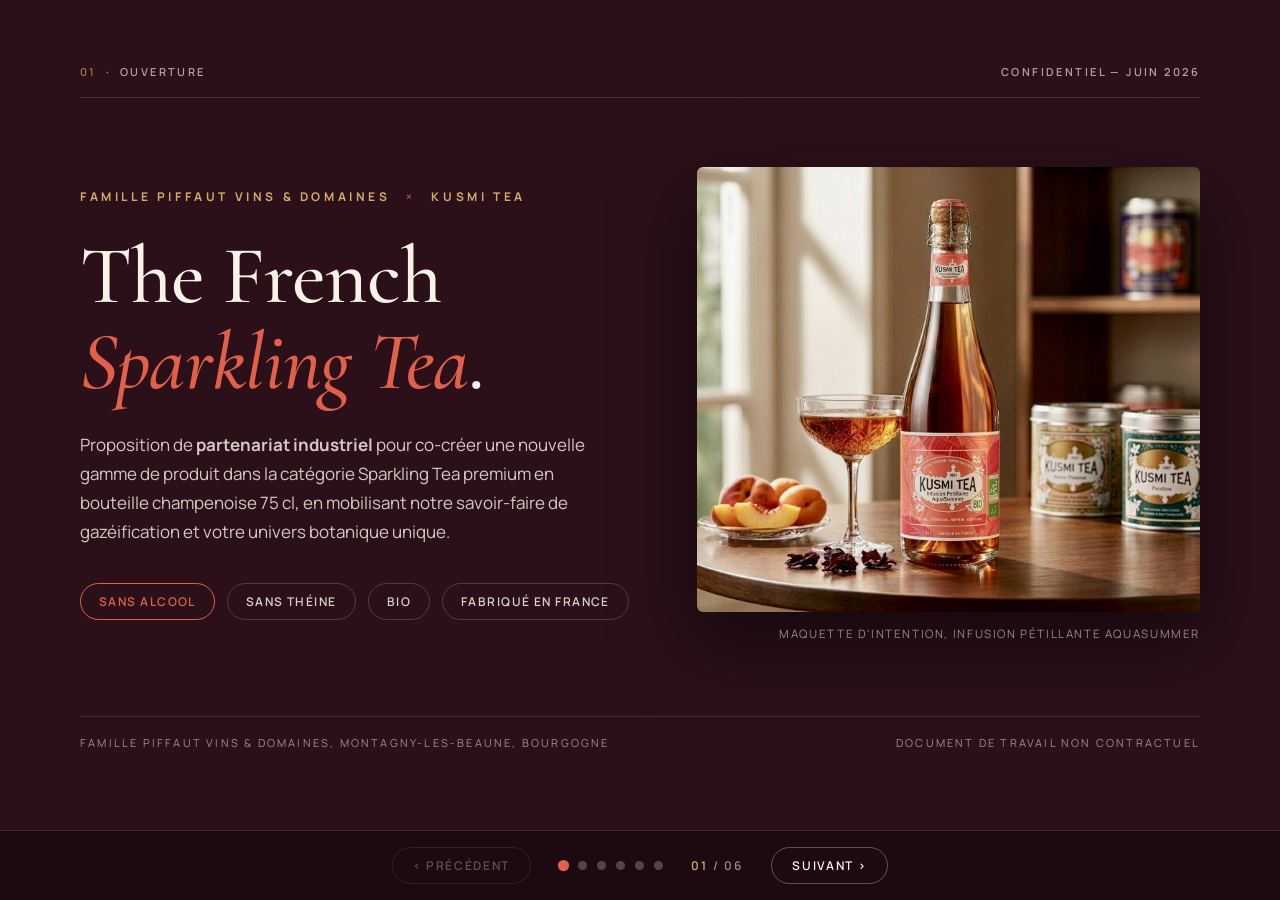
<file: PITCH-KT/index.html>
<!DOCTYPE html>
<html lang="fr">
<head>
<meta charset="UTF-8">
<meta name="viewport" content="width=device-width, initial-scale=1.0">
<title>FPVD × Kusmi Tea — Proposition de partenariat</title>
<link rel="preconnect" href="https://fonts.googleapis.com">
<link rel="preconnect" href="https://fonts.gstatic.com" crossorigin>
<link href="https://fonts.googleapis.com/css2?family=Cormorant+Garamond:ital,wght@0,300;0,400;0,500;0,600;0,700;1,400;1,500&family=Manrope:wght@300;400;500;600;700&display=swap" rel="stylesheet">
<style>
  :root {
    --ink:        #2b1019;   /* hibiscus profond — l'encre Kusmi */
    --ink-soft:   #3c1a25;
    --paper:      #faf2e7;   /* crème chaude */
    --paper-warm: #f3e7d4;
    --coral:      #e0604a;   /* corail AquaSummer */
    --hibiscus:   #c2403a;
    --gold:       #b88a3e;   /* l'or champenois — fil rouge FPVD */
    --gold-soft:  #d4ac6a;
    --rule:       rgba(43, 16, 25, 0.16);
    --rule-on-dk: rgba(250, 242, 231, 0.22);
  }

  * { box-sizing: border-box; margin: 0; padding: 0; }

  html, body {
    background: #1d0a10;
    font-family: 'Manrope', sans-serif;
    color: var(--ink);
    min-height: 100vh;
    overflow-x: hidden;
  }

  .deck { position: relative; width: 100%; min-height: 100vh; }

  .slide {
    width: 100%;
    min-height: 100vh;
    padding: 64px 80px 150px;
    display: none;
    flex-direction: column;
    position: relative;
    overflow: hidden;
  }
  .slide.active { display: flex; }

  .slide-paper { background: var(--paper); color: var(--ink); }
  .slide-ink   { background: var(--ink);   color: var(--paper); }

  .slide-paper::before {
    content: "";
    position: absolute; inset: 0;
    background-image: radial-gradient(rgba(43,16,25,.04) 1px, transparent 1px);
    background-size: 3px 3px;
    pointer-events: none;
    opacity: .6;
  }

  /* ====== HEADER STRIP ====== */
  .slide-head {
    display: flex;
    justify-content: space-between;
    align-items: baseline;
    font-size: 11px;
    letter-spacing: .22em;
    text-transform: uppercase;
    font-weight: 600;
    opacity: .65;
    padding-bottom: 18px;
    margin-bottom: 38px;
    border-bottom: 1px solid var(--rule);
    position: relative;
    z-index: 2;
  }
  .slide-ink .slide-head { border-bottom-color: var(--rule-on-dk); }
  .slide-head .num { color: var(--coral); }
  .slide-ink .slide-head .num { color: var(--gold-soft); }

  .display {
    font-family: 'Cormorant Garamond', serif;
    font-weight: 500;
    line-height: 1.05;
    letter-spacing: -0.01em;
  }
  .display em { font-style: italic; font-weight: 500; }

  .eyebrow {
    font-size: 11px;
    letter-spacing: .28em;
    text-transform: uppercase;
    font-weight: 700;
    color: var(--hibiscus);
    margin-bottom: 16px;
  }
  .slide-ink .eyebrow { color: var(--coral); }

  .lead {
    font-size: 17px;
    line-height: 1.65;
    font-weight: 400;
    max-width: 700px;
  }

  /* ============ SLIDE 1  COVER ============ */
  .cover {
    display: grid;
    grid-template-columns: 1.05fr .95fr;
    gap: 60px;
    align-items: center;
    flex: 1;
    position: relative;
    z-index: 2;
  }
  .cover-brandline {
    font-size: 12px;
    letter-spacing: .3em;
    text-transform: uppercase;
    font-weight: 700;
    color: var(--gold-soft);
    margin-bottom: 28px;
  }
  .cover-brandline .x { color: var(--coral); margin: 0 10px; font-weight: 400; }
  .cover h1 {
    font-size: clamp(52px, 6.4vw, 88px);
    margin-bottom: 26px;
  }
  .cover h1 em { color: var(--coral); }
  .cover .sub {
    font-size: 17px;
    line-height: 1.7;
    opacity: .82;
    max-width: 520px;
    margin-bottom: 36px;
  }
  .cover-tags { display: flex; gap: 12px; flex-wrap: wrap; }
  .cover-tag {
    border: 1px solid var(--rule-on-dk);
    border-radius: 100px;
    padding: 9px 18px;
    font-size: 12px;
    letter-spacing: .12em;
    text-transform: uppercase;
    font-weight: 600;
    opacity: .85;
  }
  .cover-tag.hot { border-color: var(--coral); color: var(--coral); opacity: 1; }

  .cover-visual { position: relative; }
  .cover-visual img {
    width: 100%;
    border-radius: 6px;
    display: block;
    box-shadow: 0 30px 80px rgba(0,0,0,.5);
  }
  .cover-visual .caption {
    margin-top: 14px;
    font-size: 11.5px;
    letter-spacing: .14em;
    text-transform: uppercase;
    opacity: .55;
    text-align: right;
  }

  .cover-foot {
    position: relative;
    z-index: 2;
    margin-top: 44px;
    padding-top: 18px;
    border-top: 1px solid var(--rule-on-dk);
    display: flex;
    justify-content: space-between;
    font-size: 11px;
    letter-spacing: .2em;
    text-transform: uppercase;
    opacity: .55;
  }

  /* ============ SLIDE 2  DEUX MAISONS ============ */
  .maisons {
    display: grid;
    grid-template-columns: 1fr 1fr;
    gap: 54px;
    flex: 1;
    position: relative;
    z-index: 2;
  }
  .maison .since {
    font-size: 12px;
    letter-spacing: .18em;
    text-transform: uppercase;
    font-weight: 600;
    color: var(--hibiscus);
    margin: 10px 0 18px;
  }
  .maison p {
    font-size: 15.5px;
    line-height: 1.7;
    opacity: .88;
  }
  .maison p + p { margin-top: 12px; }
  .kpis {
    display: grid;
    grid-template-columns: 1fr 1fr;
    gap: 1px;
    background: var(--rule);
    border: 1px solid var(--rule);
    margin-top: 26px;
  }
  .kpi {
    background: var(--paper);
    padding: 20px 18px;
  }
  .kpi .v {
    font-family: 'Cormorant Garamond', serif;
    font-size: 36px;
    font-weight: 600;
    line-height: 1;
    color: var(--ink);
  }
  .kpi .v sup { font-size: 18px; color: var(--hibiscus); }
  .kpi .v .sep { color: var(--hibiscus); margin: 0 6px; }
  .kpi .l {
    font-size: 11.5px;
    letter-spacing: .06em;
    text-transform: uppercase;
    font-weight: 600;
    opacity: .6;
    margin-top: 8px;
    line-height: 1.4;
  }
  .family-band {
    position: relative;
    z-index: 2;
    margin-top: 40px;
    border-left: 3px solid var(--gold);
    background: var(--paper-warm);
    padding: 22px 28px;
    font-family: 'Cormorant Garamond', serif;
    font-size: 20px;
    font-style: italic;
    line-height: 1.5;
  }
  .family-band strong { font-style: normal; font-weight: 600; }

  /* ============ SLIDE 3  TRIPTYQUE ============ */
  .triptyque {
    display: grid;
    grid-template-columns: 1fr 1fr 1fr;
    gap: 40px;
    margin-top: 38px;
    position: relative;
    z-index: 2;
  }
  .col .roman {
    font-family: 'Cormorant Garamond', serif;
    font-size: 46px;
    font-weight: 300;
    color: var(--hibiscus);
    line-height: 1;
    margin-bottom: 12px;
  }
  .col-tag {
    display: inline-block;
    font-size: 10.5px;
    letter-spacing: .16em;
    text-transform: uppercase;
    font-weight: 700;
    padding: 5px 12px;
    border-radius: 100px;
    margin-bottom: 14px;
  }
  .tag-yes { background: rgba(184,138,62,.14); color: var(--gold); }
  .col h3 {
    font-family: 'Cormorant Garamond', serif;
    font-size: 25px;
    font-weight: 600;
    line-height: 1.2;
    margin-bottom: 12px;
  }
  .col p { font-size: 14.5px; line-height: 1.68; opacity: .86; }

  .transition-band {
    position: relative;
    z-index: 2;
    margin-top: 44px;
    border: 1px solid var(--rule);
    background: var(--paper-warm);
    padding: 30px 36px;
    display: grid;
    grid-template-columns: .85fr 1.15fr;
    gap: 36px;
    align-items: center;
  }
  .tb-question {
    font-family: 'Cormorant Garamond', serif;
    font-size: 29px;
    font-weight: 600;
    line-height: 1.25;
  }
  .tb-question .accent { color: var(--hibiscus); font-style: italic; }
  .tb-answer p { font-size: 14.5px; line-height: 1.7; opacity: .9; }
  .tb-answer p + p { margin-top: 10px; }

  /* ============ SLIDE  L'OPPORTUNITÉ ============ */
  .opp-grid {
    display: grid;
    grid-template-columns: 1fr 1fr 1fr;
    gap: 1px;
    background: var(--rule);
    border: 1px solid var(--rule);
    margin-top: 30px;
    position: relative;
    z-index: 2;
  }
  .opp-cell {
    background: var(--paper);
    padding: 22px 24px;
  }
  .opp-cell .opp-tag {
    font-size: 10.5px;
    letter-spacing: .16em;
    text-transform: uppercase;
    font-weight: 700;
    color: var(--hibiscus);
    margin-bottom: 12px;
  }
  .opp-cell h3 {
    font-family: 'Cormorant Garamond', serif;
    font-size: 22px;
    font-weight: 600;
    line-height: 1.2;
    margin-bottom: 10px;
  }
  .opp-cell p { font-size: 13.5px; line-height: 1.6; opacity: .86; }
  .opp-cell p strong { font-weight: 600; }
  .opp-stats {
    display: flex;
    gap: 14px;
    margin-top: 14px;
    flex-wrap: wrap;
  }
  .opp-stat .sv {
    font-family: 'Cormorant Garamond', serif;
    font-size: 30px;
    font-weight: 600;
    line-height: 1;
    color: var(--coral);
  }
  .opp-stat .sl {
    font-size: 10.5px;
    letter-spacing: .04em;
    opacity: .6;
    margin-top: 4px;
    line-height: 1.3;
    font-weight: 600;
  }
  .opp-conclusion {
    position: relative;
    z-index: 2;
    margin-top: 34px;
    border-left: 3px solid var(--gold);
    background: var(--paper-warm);
    padding: 22px 30px;
    font-family: 'Cormorant Garamond', serif;
    font-size: 22px;
    line-height: 1.4;
  }
  .opp-conclusion strong { font-weight: 600; color: var(--hibiscus); }

  /* ============ SLIDE 4  PROPOSITION ============ */
  .deal-frame {
    display: grid;
    grid-template-columns: .9fr 1.1fr;
    gap: 60px;
    flex: 1;
    align-items: center;
    position: relative;
    z-index: 2;
  }
  .deal-text h2 { font-size: clamp(38px, 4.4vw, 58px); }
  .deal-text h2 em { color: var(--coral); }
  .deal-card {
    border: 1px solid var(--rule-on-dk);
    background: rgba(250,242,231,.045);
    border-radius: 6px;
    padding: 8px 0;
  }
  .deal-row {
    display: grid;
    grid-template-columns: 56px 1fr;
    gap: 4px;
    padding: 26px 32px;
  }
  .deal-row + .deal-row { border-top: 1px solid var(--rule-on-dk); }
  .deal-row .num-r {
    font-family: 'Cormorant Garamond', serif;
    font-size: 27px;
    font-style: italic;
    color: var(--gold-soft);
  }
  .deal-row .ttl {
    font-size: 13px;
    letter-spacing: .16em;
    text-transform: uppercase;
    font-weight: 700;
    margin-bottom: 8px;
    color: var(--paper);
  }
  .deal-row .desc {
    font-size: 14.5px;
    line-height: 1.68;
    opacity: .82;
  }

  /* ============ SLIDE  BÉNÉFICES KUSMI ============ */
  .benefits {
    display: grid;
    grid-template-columns: repeat(3, 1fr);
    gap: 1px;
    background: var(--rule-on-dk);
    border: 1px solid var(--rule-on-dk);
    margin-top: 30px;
    position: relative;
    z-index: 2;
  }
  .benefit {
    background: var(--ink);
    padding: 24px 26px;
  }
  .benefit .bn {
    font-family: 'Cormorant Garamond', serif;
    font-size: 30px;
    font-weight: 300;
    color: var(--coral);
    line-height: 1;
    margin-bottom: 12px;
  }
  .benefit h3 {
    font-family: 'Cormorant Garamond', serif;
    font-size: 21px;
    font-weight: 600;
    line-height: 1.18;
    margin-bottom: 9px;
    color: var(--gold-soft);
  }
  .benefit p { font-size: 13.5px; line-height: 1.58; opacity: .82; }
  .ladder {
    position: relative;
    z-index: 2;
    margin-top: 30px;
    display: flex;
    align-items: stretch;
    border: 1px solid var(--rule-on-dk);
    border-radius: 6px;
    overflow: hidden;
  }
  .ladder-step {
    flex: 1;
    padding: 18px 22px;
    display: flex;
    flex-direction: column;
    justify-content: center;
  }
  .ladder-step + .ladder-step { border-left: 1px solid var(--rule-on-dk); }
  .ladder-step .ls-lvl {
    font-size: 10.5px;
    letter-spacing: .14em;
    text-transform: uppercase;
    font-weight: 700;
    opacity: .55;
    margin-bottom: 5px;
  }
  .ladder-step .ls-ttl {
    font-family: 'Cormorant Garamond', serif;
    font-size: 18px;
    font-weight: 600;
  }
  .ladder-step .ls-sub { font-size: 11.5px; opacity: .6; margin-top: 3px; }
  .ladder-step.peak { background: rgba(224,96,74,.16); }
  .ladder-step.peak .ls-lvl { color: var(--coral); opacity: 1; }
  .ladder-step.peak .ls-ttl { color: var(--coral); }

  /* ============ SLIDE 5  POURQUOI VOUS ============ */
  .why-grid {
    display: grid;
    grid-template-columns: 1fr 1fr;
    gap: 1px;
    background: var(--rule-on-dk);
    border: 1px solid var(--rule-on-dk);
    margin-top: 34px;
    position: relative;
    z-index: 2;
  }
  .why-cell {
    background: var(--ink);
    padding: 28px 32px;
  }
  .why-cell h3 {
    font-family: 'Cormorant Garamond', serif;
    font-size: 23px;
    font-weight: 600;
    margin-bottom: 10px;
    color: var(--gold-soft);
  }
  .why-cell p { font-size: 14.5px; line-height: 1.66; opacity: .8; }

  .closer {
    position: relative;
    z-index: 2;
    margin-top: 48px;
    padding-top: 34px;
    border-top: 1px solid var(--rule-on-dk);
    display: grid;
    grid-template-columns: 1.3fr .7fr;
    gap: 50px;
    align-items: end;
  }
  .closer .quote {
    font-family: 'Cormorant Garamond', serif;
    font-size: clamp(28px, 3.2vw, 40px);
    font-style: italic;
    font-weight: 500;
    line-height: 1.3;
  }
  .closer .quote .accent { color: var(--coral); }
  .closer .sig {
    text-align: right;
    font-size: 13px;
    letter-spacing: .14em;
    text-transform: uppercase;
    font-weight: 600;
    line-height: 2;
    opacity: .85;
  }

  /* ============ NAV ============ */
  .nav {
    position: fixed;
    bottom: 0; left: 0; right: 0;
    background: rgba(29,10,16,.92);
    backdrop-filter: blur(8px);
    border-top: 1px solid rgba(250,242,231,.14);
    display: flex;
    align-items: center;
    justify-content: center;
    gap: 28px;
    padding: 16px 30px;
    z-index: 50;
  }
  .nav button {
    background: none;
    border: 1px solid rgba(250,242,231,.3);
    color: var(--paper);
    font-family: 'Manrope', sans-serif;
    font-size: 12px;
    letter-spacing: .14em;
    text-transform: uppercase;
    font-weight: 600;
    padding: 9px 20px;
    border-radius: 100px;
    cursor: pointer;
    transition: all .2s;
  }
  .nav button:hover:not(:disabled) { border-color: var(--coral); color: var(--coral); }
  .nav button:disabled { opacity: .3; cursor: default; }
  .dots { display: flex; gap: 10px; }
  .dot {
    width: 9px; height: 9px;
    border-radius: 50%;
    background: rgba(250,242,231,.25);
    cursor: pointer;
    transition: all .2s;
  }
  .dot.active { background: var(--coral); transform: scale(1.25); }
  .counter {
    font-size: 12px;
    letter-spacing: .18em;
    color: rgba(250,242,231,.55);
    font-weight: 600;
  }
  .counter #cur { color: var(--gold-soft); }

  @media (max-width: 1000px) {
    .slide { padding: 44px 30px 150px; }
    .cover, .maisons, .deal-frame, .triptyque, .transition-band, .why-grid, .closer { grid-template-columns: 1fr; }
    .closer .sig { text-align: left; }
  }
  @media (prefers-reduced-motion: reduce) {
    * { transition: none !important; }
  }
</style>
</head>
<body>

<div class="deck">

  <!-- ============ SLIDE 1  COVER ============ -->
  <section class="slide slide-ink active" data-slide="1">
    <div class="slide-head">
      <span><span class="num">01</span> &nbsp;·&nbsp; Ouverture</span>
      <span>Confidentiel — Juin 2026</span>
    </div>

    <div class="cover">
      <div>
        <div class="cover-brandline">Famille Piffaut Vins & Domaines <span class="x">×</span> Kusmi Tea</div>
        <h1 class="display">The French<br><em>Sparkling Tea</em>.</h1>
        <p class="sub">Proposition de <strong>partenariat industriel</strong> pour co-créer une nouvelle gamme de produit dans la catégorie Sparkling Tea premium en bouteille champenoise 75&nbsp;cl, en mobilisant notre savoir-faire de gazéification et votre univers botanique unique.</p>
        <div class="cover-tags">
          <span class="cover-tag hot">Sans alcool</span>
          <span class="cover-tag">Sans théine</span>
          <span class="cover-tag">Bio</span>
          <span class="cover-tag">Fabriqué en France</span>
        </div>
      </div>
      <div class="cover-visual">
        <img src="[data-uri]" alt="Kusmi Tea — Infusion Pétillante AquaSummer, bouteille champenoise 75 cl">
        <div class="caption">Maquette d'intention, Infusion Pétillante AquaSummer</div>
      </div>
    </div>

    <div class="cover-foot">
      <span>Famille Piffaut Vins &amp; Domaines, Montagny-les-Beaune, Bourgogne</span>
      <span>Document de travail non contractuel</span>
    </div>
  </section>

  <!-- ============ SLIDE 2 — DEUX MAISONS ============ -->
  <section class="slide slide-paper" data-slide="2">
    <div class="slide-head">
      <span><span class="num">02</span> &nbsp;·&nbsp; Qui nous sommes</span>
      <span>Deux maisons nées au XIX<sup>e</sup> siècle</span>
    </div>

    <div class="eyebrow">Le porteur du projet</div>
    <h2 class="display" style="font-size: clamp(34px, 4vw, 50px); margin-bottom: 34px;">Une famille, six Maisons,<br>et le premier Crémant de Bourgogne.</h2>

    <div class="maisons">
      <div class="maison">
        <h2 class="display" style="font-size: 44px;">FPVD</h2>
        <div class="since">Famille Piffaut Vins &amp; Domaines — depuis 1820, à Rully en Bourgogne</div>
        <p>Acteur majeur des vins et spiritueux de Bourgogne, FPVD réunit six Maisons sous une bannière commune et un ancrage familial qui traverse les générations. Top&nbsp;5 de l'effervescent d'appellation en France.</p>
        <div class="kpis">
          <div class="kpi">
            <div class="v">110<sup>+M€</sup></div>
            <div class="l">Chiffre d'affaires consolidé</div>
          </div>
          <div class="kpi">
            <div class="v">6</div>
            <div class="l">Maisons</div>
          </div>
          <div class="kpi">
            <div class="v">6<sup>e</sup></div>
            <div class="l">Génération familiale</div>
          </div>
          <div class="kpi">
            <div class="v">Top&nbsp;5</div>
            <div class="l">Effervescent d'appellation France</div>
          </div>
        </div>
      </div>

      <div class="maison">
        <h2 class="display" style="font-size: 44px;">Veuve Ambal</h2>
        <div class="since">Pionnière du Crémant de Bourgogne, fondée en 1898</div>
        <p>Marque amirale du groupe sur l'effervescent. Premier producteur de Crémant de Bourgogne, distribution GMS nationale solidement installée, accords nationaux renouvelés sur l'effervescent, force de vente partagée <strong>CJW</strong>, chefs de secteur déployés sur toute la France.</p>
        <div class="kpis">
          <div class="kpi">
            <div class="v">1<sup>er</sup></div>
            <div class="l">Producteur de Crémant de Bourgogne</div>
          </div>
          <div class="kpi">
            <div class="v">220<sup>ha</sup></div>
            <div class="l">De vignes en propre</div>
          </div>
          <div class="kpi">
            <div class="v">2<sup>M</sup></div>
            <div class="l">Bouteilles / an en GMS</div>
          </div>
          <div class="kpi">
            <div class="v">DN&nbsp;48<span class="sep">·</span>DV&nbsp;79</div>
            <div class="l">Indicateurs GMS : VMH 6,5</div>
          </div>
        </div>
      </div>
    </div>

    <div class="family-band">
      Une entreprise familiale dirigée par <strong>Aurélien Piffaut</strong>, sixième génération et Président du Directoire, qui porte personnellement ce projet de licence. <strong>L'ambition vient de la tête du groupe.</strong>
    </div>
  </section>

  <!-- ============ SLIDE 3 — L'OPPORTUNITÉ ============ -->
  <section class="slide slide-paper" data-slide="3">
    <div class="slide-head">
      <span><span class="num">03</span> &nbsp;·&nbsp; L'opportunité</span>
      <span>Le thé sort de sa consommation traditionnelle</span>
    </div>

    <div class="eyebrow">Le constat marché</div>
    <h2 class="display" style="font-size: clamp(32px, 3.8vw, 48px); margin-bottom: 6px;">Une catégorie qui se crée —<br><em style="color: var(--hibiscus);">à la croisée du premium, du sans-alcool et du bien-être.</em></h2>

    <div class="opp-grid">
      <div class="opp-cell">
        <div class="opp-tag">01 · Le marché</div>
        <h3>Le RTD Tea se premiumise</h3>
        <p>Le thé prêt-à-boire est porté par trois moteurs&nbsp;: plus sain, plus pratique, plus de nouveauté gustative. La demande va au premium, naturel, bio, aux profils aromatiques sophistiqués. <strong>La valeur vient de la montée en gamme, pas du volume.</strong></p>
      </div>

      <div class="opp-cell">
        <div class="opp-tag">02 · Les occasions</div>
        <h3>De marque de thé<br>à marque de boisson</h3>
        <p>Kusmi occupe le petit-déjeuner, la pause, l'après-midi, le rituel à domicile. Une infusion pétillante ouvre <strong>l'apéritif, le repas, le brunch, l'événementiel, l'hôtellerie et les lieux lifestyle</strong>, de nouvelles occasions de consommation.</p>
      </div>

      <div class="opp-cell">
        <div class="opp-tag">03 · Le signal fort</div>
        <h3>Le phénomène<br>« Sparkling Tea »</h3>
        <p>Une catégorie neuve, entre soft premium, vin et bien-être. <strong>Copenhagen Sparkling Tea, Saicho</strong> sont déjà référencés en restaurants étoilés, présentés comme alternative sophistiquée au champagne. Le thé n'est plus seulement chaud.</p>
      </div>
    </div>

    <div class="opp-grid" style="grid-template-columns: 1.4fr 1fr; margin-top: 1px;">
      <div class="opp-cell">
        <div class="opp-tag">04 · La demande consommateur</div>
        <h3>Le sans-alcool premium n'est plus une niche</h3>
        <p>Les Européens veulent des boissons plus rafraîchissantes, naturelles, compatibles avec leur mode de vie. Une infusion pétillante premium y répond exactement&nbsp;: sans alcool, naturelle, faible en sucre, végétale, sophistiquée.</p>
        <div class="opp-stats">
          <div class="opp-stat">
            <div class="sv">71%</div>
            <div class="sl">des Européens réduisent<br>leur consommation d'alcool</div>
          </div>
          <div class="opp-stat">
            <div class="sv">+5,1%</div>
            <div class="sl">croissance des boissons<br>sans alcool en Europe</div>
          </div>
          <div class="opp-stat">
            <div class="sv">1/4</div>
            <div class="sl">des 25-35 ans ont arrêté<br>d'acheter de l'alcool</div>
          </div>
        </div>
      </div>

      <div class="opp-cell">
        <div class="opp-tag">05 · La légitimité Kusmi</div>
        <h3>Peu de marques cumulent les trois atouts</h3>
        <p><strong>Expertise produit</strong> (mélanges, plantes, botanicals) · <strong>désirabilité</strong> (image premium, identité visuelle forte, présence internationale) · <strong>storytelling</strong> (vous vendez déjà des univers, des moments, du lifestyle). La transition est plus naturelle que pour un soda ou une bière.</p>
      </div>
    </div>

    <div class="opp-conclusion">
      L'infusion pétillante n'est pas une diversification&nbsp;, c'est <strong>l'extension naturelle</strong> du savoir-faire Kusmi vers les occasions aujourd'hui occupées par le vin, les cocktails et les soft premium, sans quitter son ADN de thé et d'infusions.
    </div>
  </section>

  <!-- ============ SLIDE 4 — TOUT EST PRÊT ============ -->
  <section class="slide slide-paper" data-slide="4">
    <div class="slide-head">
      <span><span class="num">04</span> &nbsp;·&nbsp; Le constat</span>
      <span>Tout est prêt. Il ne manque plus que votre marque.</span>
    </div>

    <h2 class="display" style="font-size: clamp(36px, 4.2vw, 54px); margin-bottom: 14px;">Tout est prêt.<br><em style="color: var(--hibiscus);">Il ne manque plus que votre marque.</em></h2>
    <p class="lead" style="margin-top: 12px;">Outil industriel, recettes, savoir-faire&nbsp;: nous tenons les trois piliers. Ce qu'il nous manque, c'est une signature qui porte le produit, une maison légitime sur le territoire des plantes, du thé et du bien-être.</p>

    <div class="triptyque">
      <div class="col">
        <div class="roman">I</div>
        <span class="col-tag tag-yes">Capacité industrielle</span>
        <h3>Champions de l'aromatisation<br>sur base naturelle.</h3>
        <p>Nos sites assemblent des compétences complémentaires&nbsp;: <strong>Gabriel Boudier</strong> pour les liqueurs et extraits de plantes, <strong>Veuve Ambal</strong> pour l'effervescent en bouteille champenoise, <strong>Rivarose</strong> à Salon-de-Provence pour la gazéification et les formats grand volume. Infuser, aromatiser, gazéifier, embouteiller à l'échelle GMS, nous savons les savoir-faire.</p>
      </div>

      <div class="col">
        <div class="roman">II</div>
        <span class="col-tag tag-yes">Recettes &amp; envie</span>
        <h3>Les recettes existent <br>et nous y croyons.</h3>
        <p>Nous savons faire des alcoolisés, des sans-alcool, des désalcoolisés, des aromatisés. Mais ce qui nous plaît vraiment, ce qui nous semble être la voie juste, ce sont les <strong>boissons diluées et gazéifiées dans lesquelles on vient apporter des infusions ou des extraits de plantes et de thé</strong>. Une vraie envie produit, pas un sous-projet.</p>
      </div>

      <div class="col">
        <div class="roman">III</div>
        <span class="col-tag tag-yes">La pièce manquante</span>
        <h3>Une bouteille champenoise<br>que vous ne faites pas encore.</h3>
        <p>Kusmi Tea possède le bon univers de marque pour porter cette offre et maîtrise l'infusion, les mélanges aromatiques, le bien-être. Ce que nous apportons, c'est la capacité de formulation et l'industrialisation d'une infusion pétillante en 75&nbsp;cl champenoise, ce format festif et partagé que votre gamme ne couvre pas encore. Nous fabriquons, vous signez, vous choisissez vos canaux.</p>
      </div>
    </div>

    <div class="transition-band">
      <div class="tb-question">
        Ce qu'il nous manque&nbsp;? <span class="accent">L'expertise botanique qui rend le produit crédible.</span>
      </div>
      <div class="tb-answer">
        <p><strong>Nous produisons déjà ces boissons diluées et aromatisées</strong>, notamment pour la grande distribution britannique et plusieurs marques de distributeurs européennes. Notre savoir-faire industriel sur ce format précis est éprouvé.</p>
        <p><strong>Ce qu'il nous manque, c'est une signature de marque qui porte le produit.</strong> Pas un nom inventé pour l'occasion — une maison déjà légitime sur le territoire du thé premium, des plantes et du bien-être. Avec 155 ans d'histoire et un AquaSummer déjà plébiscité.</p>
      </div>
    </div>
  </section>

  <!-- ============ SLIDE 5 — LA PROPOSITION ============ -->
  <section class="slide slide-ink" data-slide="5">
    <div class="slide-head">
      <span><span class="num">05</span> &nbsp;·&nbsp; La proposition</span>
      <span>Partenariat industriel &amp; accord de marque</span>
    </div>

    <div class="deal-frame">
      <div class="deal-text">
        <div class="eyebrow">Notre proposition</div>
        <h2 class="display">Votre univers<br><em>botanique</em>.<br>Notre outil<br><em>industriel</em>.</h2>
        <p class="lead" style="color: var(--paper); opacity: .78; margin-top: 24px;">Un partenariat sans investissement capex pour Kusmi&nbsp;Tea — vous apportez la légitimité de marque et la validation recette, nous apportons l'outil de production, la bouteille champenoise et les volumes.</p>
      </div>

      <div class="deal-card">
        <div class="deal-row">
          <div class="num-r">i.</div>
          <div>
            <div class="ttl">Partenariat industriel</div>
            <div class="desc">FPVD mobilise ses trois sites complémentaires : <strong style="color: var(--gold-soft); font-weight: 500;">Gabriel Boudier</strong> (extraits et infusions de plantes), <strong style="color: var(--gold-soft); font-weight: 500;">Veuve Ambal</strong> (bouteille champenoise) et <strong style="color: var(--gold-soft); font-weight: 500;">Rivarose</strong> à Salon-de-Provence (gazéification, grands volumes), pour produire la gamme. Kusmi Tea valide chaque recette et chaque référence.</div>
          </div>
        </div>

        <div class="deal-row">
          <div class="num-r">ii.</div>
          <div>
            <div class="ttl">Nouvelle catégorie de produit</div>
            <div class="desc">Une infusion pétillante en bouteille champenoise 75&nbsp;cl, extension naturelle de l'univers <strong style="color: var(--gold-soft); font-weight: 500;">AquaSummer</strong> vers le format festif et partagé. Kusmi distribue selon ses propres canaux&nbsp;: boutique, online, sélectif, CHR. <strong style="color: var(--gold-soft); font-weight: 500;">Et si vous visez la GMS, nous l'assurons dans notre réseau</strong>, accès rayon effervescent déjà ouvert via les accords nationaux Veuve Ambal et force de vente CJW. À votre discrétion.</div>
          </div>
        </div>

        <div class="deal-row">
          <div class="num-r">iii.</div>
          <div>
            <div class="ttl">Accord de marque &amp; gouvernance</div>
            <div class="desc">Redevance sur volumes produits, droit de validation systématique sur chaque recette et packaging, exclusivité sur la catégorie infusion pétillante, clause de sortie. Votre marque, vos règles.</div>
          </div>
        </div>
      </div>
    </div>
  </section>

  <!-- ============ SLIDE 6 — CE QUE KUSMI Y GAGNE ============ -->
  <section class="slide slide-ink" data-slide="6">
    <div class="slide-head">
      <span><span class="num">06</span> &nbsp;·&nbsp; Pour vous</span>
      <span>Ce que Kusmi Tea gagne au partenariat</span>
    </div>

    <div class="eyebrow">Les bénéfices pour votre marque</div>
    <h2 class="display" style="font-size: clamp(32px, 3.8vw, 48px);">Un seul produit,<br>six leviers de <em style="color: var(--coral);">croissance</em>.</h2>

    <div class="benefits">
      <div class="benefit">
        <div class="bn">01</div>
        <h3>Contrer la saisonnalité</h3>
        <p>Le thé chaud pèse l'hiver, l'infusion à froid l'été. Une bouteille pétillante festive lisse les ventes sur l'année et installe Kusmi sur les tables toute saison.</p>
      </div>
      <div class="benefit">
        <div class="bn">02</div>
        <h3>Créer de nouveaux usages</h3>
        <p>Du mug du matin au verre partagé du soir. Le produit fait passer Kusmi du rituel individuel au moment collectif — apéritif, repas, célébration.</p>
      </div>
      <div class="benefit">
        <div class="bn">03</div>
        <h3>Élargir les occasions de conso</h3>
        <p>Petit-déjeuner et pause bureau aujourd'hui&nbsp;; brunch, événementiel, hôtellerie et lieux lifestyle demain. Plus d'occasions, plus de fréquence d'achat.</p>
      </div>
      <div class="benefit">
        <div class="bn">04</div>
        <h3>Conquérir un nouveau segment</h3>
        <p>L'effervescent sans alcool premium est un marché distinct de celui du thé. Kusmi y entre par la grande porte, avec un produit signature plutôt qu'un suiveur.</p>
      </div>
      <div class="benefit">
        <div class="bn">05</div>
        <h3>Rajeunir la cible</h3>
        <p>Un Européen sur quatre de 25-35 ans a arrêté l'alcool. Le format festif sans alcool parle directement à cette génération — sans diluer l'image premium de la marque.</p>
      </div>
      <div class="benefit">
        <div class="bn">06</div>
        <h3>Monter en gamme la catégorie</h3>
        <p>Pas un soft de plus&nbsp;: un hybride premium qui crée de la valeur par la montée en gamme, là où le marché de masse se bat sur le volume et le prix.</p>
      </div>
    </div>

    <div class="ladder">
      <div class="ladder-step">
        <div class="ls-lvl">Segment actuel</div>
        <div class="ls-ttl">Soft Drink</div>
        <div class="ls-sub">Iced Tea, boisson de masse, volume, prix faible</div>
      </div>
      <div class="ladder-step">
        <div class="ls-lvl">Autre segment</div>
        <div class="ls-ttl">BRSA premium</div>
        <div class="ls-sub">sans alcool, sucre ++, segment en progression, prix et postionnement intermediare</div>
      </div>
      <div class="ladder-step peak">
        <div class="ls-lvl">La place de Kusmi</div>
        <div class="ls-ttl">Hybride premium sans alcool</div>
        <div class="ls-sub">sophistication × bien-être / naturel, segment en progression, prix et positionnement élevé</div>
      </div>
    </div>

    <div class="closer">
      <div class="quote">Vous maîtrisez les plantes.<br>Nous maîtrisons les bulles.<br><span class="accent">Il ne manque plus qu'une bouteille en commun.</span></div>
      <div class="sig">
        Famille Piffaut Vins &amp; Domaines, Montagny-les-Beaune, Bourgogne<br>
        <span style="color: var(--gold-soft);">Prêts à co-construire le projet, <br>recettes, design, modèle commercial.</span>
      </div>
    </div>
  </section>

</div>

<!-- ============ NAV ============ -->
<nav class="nav">
  <button id="prev">‹ Précédent</button>
  <div class="dots">
    <div class="dot active" data-go="1"></div>
    <div class="dot" data-go="2"></div>
    <div class="dot" data-go="3"></div>
    <div class="dot" data-go="4"></div>
    <div class="dot" data-go="5"></div>
    <div class="dot" data-go="6"></div>
  </div>
  <span class="counter"><span id="cur">01</span> / 06</span>
  <button id="next">Suivant ›</button>
</nav>

<script>
  const slides = document.querySelectorAll('.slide');
  const dots = document.querySelectorAll('.dot');
  const prev = document.getElementById('prev');
  const next = document.getElementById('next');
  const cur = document.getElementById('cur');
  let i = 0;
  const N = slides.length;

  function go(n) {
    i = Math.max(0, Math.min(N - 1, n));
    slides.forEach((s, k) => s.classList.toggle('active', k === i));
    dots.forEach((d, k) => d.classList.toggle('active', k === i));
    cur.textContent = String(i + 1).padStart(2, '0');
    prev.disabled = i === 0;
    next.disabled = i === N - 1;
    window.scrollTo({ top: 0, behavior: 'instant' });
  }
  prev.addEventListener('click', () => go(i - 1));
  next.addEventListener('click', () => go(i + 1));
  dots.forEach(d => d.addEventListener('click', e => go(parseInt(e.target.dataset.go) - 1)));
  document.addEventListener('keydown', e => {
    if (e.key === 'ArrowRight' || e.key === ' ' || e.key === 'PageDown') go(i + 1);
    if (e.key === 'ArrowLeft' || e.key === 'PageUp') go(i - 1);
    if (e.key === 'Home') go(0);
    if (e.key === 'End') go(N - 1);
  });
  go(0);
</script>

</body>
</html>
</file>
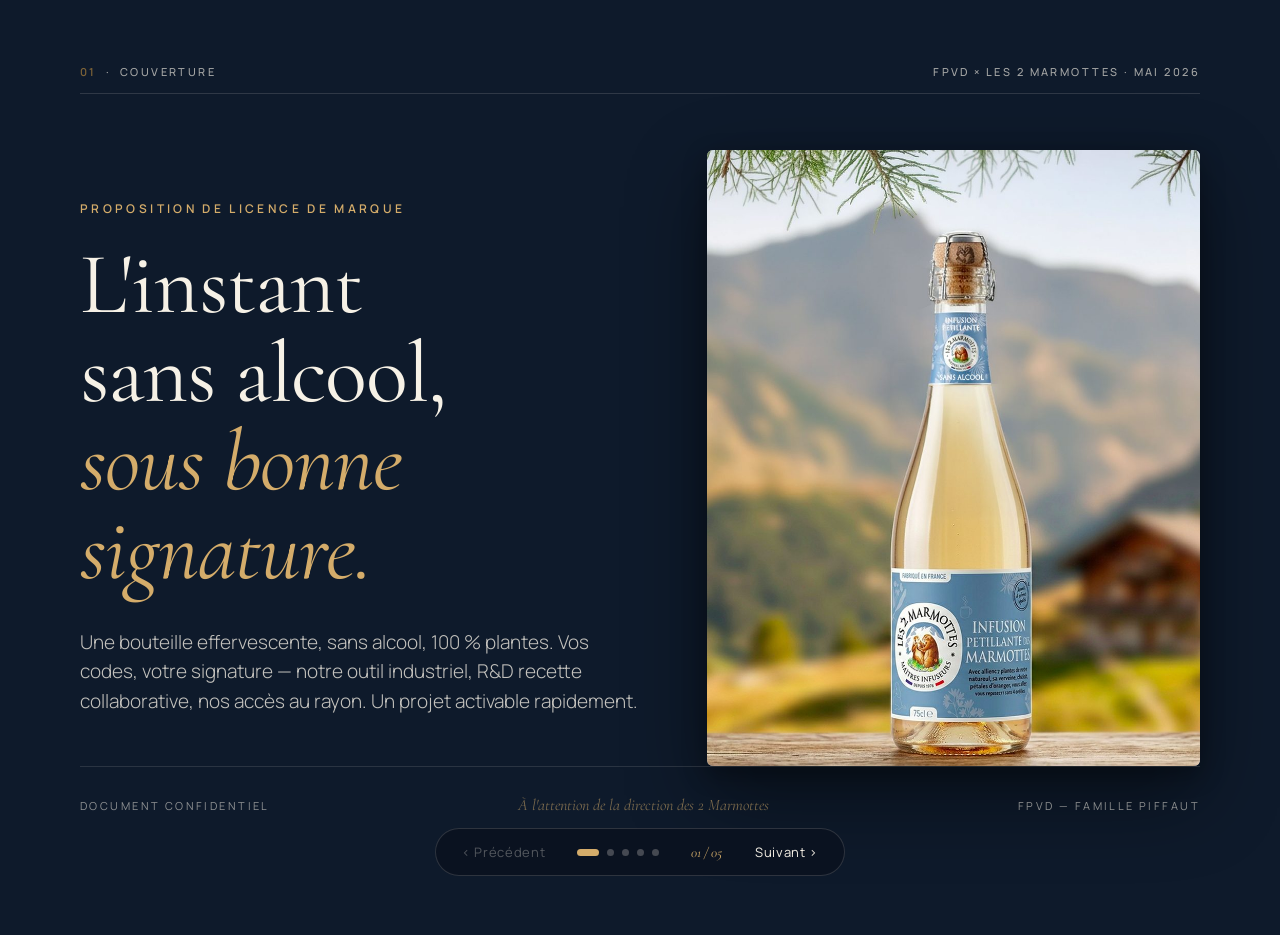
<file: PITCH-L2M/index.html>
<!DOCTYPE html>
<html lang="fr">
<head>
<meta charset="UTF-8">
<meta name="viewport" content="width=device-width, initial-scale=1.0">
<title>FPVD × Les 2 Marmottes — Proposition de licence de marque</title>
<link rel="preconnect" href="https://fonts.googleapis.com">
<link rel="preconnect" href="https://fonts.gstatic.com" crossorigin>
<link href="https://fonts.googleapis.com/css2?family=Cormorant+Garamond:ital,wght@0,300;0,400;0,500;0,600;0,700;1,400&family=Manrope:wght@300;400;500;600;700&display=swap" rel="stylesheet">
<style>
  :root {
    --ink:        #0e1a2b;
    --ink-soft:   #1c2a3f;
    --paper:      #f6f1e6;
    --paper-warm: #efe7d3;
    --gold:       #b88a3e;
    --gold-soft:  #d4ac6a;
    --rule:       rgba(14, 26, 43, 0.18);
    --rule-on-dk: rgba(246, 241, 230, 0.22);
    --marmotte:   #4a7ca8;  /* le bleu du packshot */
  }

  * { box-sizing: border-box; margin: 0; padding: 0; }

  html, body {
    background: #0a121f;
    font-family: 'Manrope', sans-serif;
    color: var(--ink);
    min-height: 100vh;
    overflow-x: hidden;
  }

  /* ====== DECK NAV ====== */
  .deck {
    position: relative;
    width: 100%;
    min-height: 100vh;
  }

  .slide {
    width: 100%;
    min-height: 100vh;
    padding: 64px 80px 120px 80px;
    display: none;
    flex-direction: column;
    position: relative;
    overflow: hidden;
  }
  .slide.active { display: flex; }

  .slide-paper { background: var(--paper); color: var(--ink); }
  .slide-ink   { background: var(--ink);   color: var(--paper); }

  /* Subtle grain on paper slides */
  .slide-paper::before {
    content: "";
    position: absolute; inset: 0;
    background-image: radial-gradient(rgba(14,26,43,.04) 1px, transparent 1px);
    background-size: 3px 3px;
    pointer-events: none;
    opacity: .6;
  }

  /* Header strip */
  .slide-head {
    display: flex;
    justify-content: space-between;
    align-items: baseline;
    font-family: 'Manrope', sans-serif;
    font-size: 11px;
    letter-spacing: .22em;
    text-transform: uppercase;
    font-weight: 500;
    opacity: .65;
    padding-bottom: 14px;
    border-bottom: 1px solid var(--rule);
    margin-bottom: 56px;
  }
  .slide-ink .slide-head { border-color: var(--rule-on-dk); }

  .slide-head .num { color: var(--gold); font-weight: 600; opacity: 1; }

  /* ====== TYPOGRAPHY ====== */
  h1.display, h2.display, h3.display {
    font-family: 'Cormorant Garamond', serif;
    font-weight: 400;
    letter-spacing: -0.01em;
    line-height: 1.02;
  }
  h1.display { font-size: clamp(48px, 6.8vw, 96px); }
  h2.display { font-size: clamp(36px, 4.5vw, 64px); }
  h3.display { font-size: clamp(22px, 2.2vw, 32px); }

  .eyebrow {
    font-size: 12px;
    letter-spacing: .28em;
    text-transform: uppercase;
    font-weight: 600;
    color: var(--gold);
    margin-bottom: 24px;
  }

  .lead {
    font-size: 19px;
    line-height: 1.55;
    font-weight: 300;
    max-width: 640px;
    opacity: .85;
  }

  p { font-size: 15px; line-height: 1.6; font-weight: 400; }

  em.italic-emph {
    font-family: 'Cormorant Garamond', serif;
    font-style: italic;
    font-weight: 500;
    font-size: 1.15em;
    color: var(--gold);
  }

  /* ====== SLIDE 1 — COVER ====== */
  .cover-grid {
    flex: 1;
    display: grid;
    grid-template-columns: 1.15fr 1fr;
    gap: 60px;
    align-items: center;
  }
  .cover-text .eyebrow { color: var(--gold-soft); }
  .cover-text h1 {
    color: var(--paper);
    margin-bottom: 32px;
  }
  .cover-text h1 em {
    font-style: italic;
    color: var(--gold-soft);
  }
  .cover-text .lead { color: var(--paper); opacity: .78; }

  .cover-visual {
    position: relative;
    aspect-ratio: 4/5;
    border-radius: 6px;
    overflow: hidden;
    background: linear-gradient(180deg, #cfd9e3 0%, #a9b8c8 100%);
    box-shadow:
      0 30px 80px rgba(0,0,0,.45),
      0 8px 24px rgba(0,0,0,.3);
  }
  .cover-visual img {
    width: 100%; height: 100%;
    object-fit: cover;
    object-position: center;
    display: block;
  }

  .cover-meta {
    display: flex;
    justify-content: space-between;
    align-items: center;
    padding-top: 28px;
    border-top: 1px solid var(--rule-on-dk);
    font-size: 11px;
    letter-spacing: .22em;
    text-transform: uppercase;
    opacity: .55;
    margin-top: auto;
  }
  .cover-meta .seal {
    font-family: 'Cormorant Garamond', serif;
    font-style: italic;
    font-size: 16px;
    text-transform: none;
    letter-spacing: 0;
    color: var(--gold-soft);
    opacity: 1;
  }

  /* ====== SLIDE 2 — QUI ====== */
  .two-col {
    flex: 1;
    display: grid;
    grid-template-columns: 1fr 1fr;
    gap: 80px;
    align-items: start;
    margin-top: 20px;
  }
  .maison h2.display { margin-bottom: 8px; }
  .maison .since {
    font-family: 'Cormorant Garamond', serif;
    font-style: italic;
    color: var(--gold);
    margin-bottom: 28px;
    font-size: 18px;
  }
  .maison p { max-width: 480px; opacity: .8; margin-bottom: 28px; }

  .kpis {
    display: grid;
    grid-template-columns: repeat(2, 1fr);
    gap: 20px 32px;
    padding-top: 20px;
    border-top: 1px solid var(--rule);
  }
  .kpi .v {
    font-family: 'Cormorant Garamond', serif;
    font-size: 38px;
    font-weight: 500;
    color: var(--ink);
    line-height: 1;
    margin-bottom: 6px;
  }
  .kpi .v sup { font-size: 18px; color: var(--gold); top: -.6em; }
  .kpi .l {
    font-size: 11px;
    letter-spacing: .15em;
    text-transform: uppercase;
    opacity: .65;
    font-weight: 500;
  }

  .maisons-list {
    list-style: none;
    columns: 2;
    column-gap: 32px;
    font-family: 'Cormorant Garamond', serif;
    font-size: 22px;
    line-height: 1.55;
  }
  .maisons-list li::before {
    content: "—  ";
    color: var(--gold);
  }

  /* Sponsor callout — "porté à la tête du groupe" */
  .sponsor-callout {
    margin-top: 28px;
    padding: 20px 24px;
    border-left: 3px solid var(--gold);
    background: linear-gradient(90deg, rgba(184, 138, 62, .07), transparent 80%);
  }
  .sponsor-callout .sponsor-label {
    font-size: 10px;
    letter-spacing: .26em;
    text-transform: uppercase;
    font-weight: 600;
    color: var(--gold);
    margin-bottom: 10px;
  }
  .sponsor-callout p {
    font-size: 14.5px;
    line-height: 1.55;
    opacity: .88;
    margin: 0;
  }
  .sponsor-callout p .name {
    font-family: 'Cormorant Garamond', serif;
    font-style: italic;
    font-size: 17px;
    font-weight: 500;
    color: var(--ink);
    opacity: 1;
  }

  /* KPI variant — combined indicators */
  .kpi-combined .v {
    font-size: 26px;
    letter-spacing: -0.005em;
  }
  .kpi-combined .v .sep {
    color: var(--gold);
    margin: 0 8px;
    opacity: .8;
  }

  /* ====== SLIDE 3 — CONSTAT ====== */
  .triptyque {
    display: grid;
    grid-template-columns: repeat(3, 1fr);
    gap: 0;
    margin-top: 32px;
    align-items: stretch;
  }
  .triptyque .col {
    padding: 8px 36px;
    border-right: 1px solid var(--rule);
    display: flex; flex-direction: column;
  }
  .triptyque .col:first-child { padding-left: 0; }
  .triptyque .col:last-child  { padding-right: 0; border-right: none; }

  .col-tag {
    font-size: 11px;
    letter-spacing: .26em;
    text-transform: uppercase;
    font-weight: 600;
    margin-bottom: 24px;
    padding: 6px 12px;
    align-self: flex-start;
    border-radius: 2px;
  }
  .tag-yes { background: var(--ink); color: var(--paper); }
  .tag-no  { background: transparent; color: var(--gold); border: 1px solid var(--gold); }

  .col h3 {
    font-family: 'Cormorant Garamond', serif;
    font-size: 28px;
    line-height: 1.15;
    margin-bottom: 18px;
    font-weight: 500;
  }
  .col p { font-size: 14.5px; opacity: .8; line-height: 1.65; }

  .col .roman {
    font-family: 'Cormorant Garamond', serif;
    font-style: italic;
    font-size: 56px;
    color: var(--gold);
    opacity: .35;
    line-height: 1;
    margin-bottom: 20px;
  }

  /* Transition band slide 3 */
  .transition-band {
    margin-top: auto;
    padding-top: 36px;
    border-top: 1px solid var(--rule);
    display: grid;
    grid-template-columns: 1fr 1.6fr;
    gap: 60px;
    align-items: start;
  }
  .transition-band .tb-question {
    font-family: 'Cormorant Garamond', serif;
    font-style: italic;
    font-size: 26px;
    line-height: 1.25;
    color: var(--ink);
  }
  .transition-band .tb-question .accent { color: var(--gold); }
  .transition-band .tb-answer p {
    font-size: 14.5px;
    line-height: 1.65;
    opacity: .82;
    margin-bottom: 12px;
  }
  .transition-band .tb-answer p:last-child { margin-bottom: 0; }
  .transition-band .tb-answer strong {
    font-weight: 600;
    color: var(--ink);
  }

  /* ====== SLIDE 4 — PROPOSITION ====== */
  .deal-frame {
    flex: 1;
    display: grid;
    grid-template-columns: 1fr 1.1fr;
    gap: 70px;
    margin-top: 20px;
    align-items: center;
  }
  .deal-text h2 { color: var(--paper); margin-bottom: 28px; }
  .deal-text h2 em { font-style: italic; color: var(--gold-soft); }

  .deal-card {
    background: linear-gradient(180deg, rgba(246,241,230,.06), rgba(246,241,230,.02));
    border: 1px solid var(--rule-on-dk);
    padding: 40px;
    border-radius: 4px;
    backdrop-filter: blur(4px);
  }
  .deal-row {
    display: grid;
    grid-template-columns: 32px 1fr;
    gap: 20px;
    padding: 22px 0;
    border-bottom: 1px solid var(--rule-on-dk);
  }
  .deal-row:last-child { border-bottom: none; padding-bottom: 0; }
  .deal-row:first-child { padding-top: 0; }
  .deal-row .num-r {
    font-family: 'Cormorant Garamond', serif;
    font-style: italic;
    font-size: 32px;
    color: var(--gold-soft);
    line-height: 1;
  }
  .deal-row .ttl {
    font-family: 'Cormorant Garamond', serif;
    font-size: 24px;
    color: var(--paper);
    margin-bottom: 6px;
    font-weight: 500;
  }
  .deal-row .desc { color: var(--paper); opacity: .7; font-size: 14.5px; line-height: 1.55; }

  /* ====== SLIDE 5 — VALEUR ====== */
  .value-head { margin-bottom: 48px; }
  .value-head h2 { margin-bottom: 16px; }
  .value-head h2 em { font-style: italic; color: var(--gold); }

  .value-grid {
    flex: 1;
    display: grid;
    grid-template-columns: repeat(2, 1fr);
    grid-template-rows: repeat(2, 1fr);
    gap: 1px;
    background: var(--rule);
    border: 1px solid var(--rule);
  }
  .value-tile {
    background: var(--paper);
    padding: 36px 40px;
    display: flex;
    flex-direction: column;
    justify-content: space-between;
    min-height: 180px;
  }
  .value-tile .num-large {
    font-family: 'Cormorant Garamond', serif;
    font-style: italic;
    color: var(--gold);
    font-size: 28px;
    margin-bottom: 8px;
  }
  .value-tile h3 {
    font-family: 'Cormorant Garamond', serif;
    font-size: 26px;
    font-weight: 500;
    line-height: 1.2;
    margin-bottom: 12px;
  }
  .value-tile p { font-size: 14.5px; opacity: .78; line-height: 1.55; }

  .closer {
    margin-top: 48px;
    padding-top: 32px;
    border-top: 1px solid var(--rule);
    display: flex;
    justify-content: space-between;
    align-items: baseline;
  }
  .closer .quote {
    font-family: 'Cormorant Garamond', serif;
    font-style: italic;
    font-size: 22px;
    color: var(--ink);
    opacity: .9;
    max-width: 600px;
  }
  .closer .quote::before { content: "« "; color: var(--gold); }
  .closer .quote::after  { content: " »"; color: var(--gold); }
  .closer .sig {
    font-size: 11px;
    letter-spacing: .22em;
    text-transform: uppercase;
    opacity: .55;
    text-align: right;
  }

  /* ====== NAV CONTROLS ====== */
  .nav {
    position: fixed;
    bottom: 24px;
    left: 50%;
    transform: translateX(-50%);
    display: flex;
    align-items: center;
    gap: 14px;
    z-index: 100;
    background: rgba(10, 18, 31, .82);
    backdrop-filter: blur(10px);
    border: 1px solid rgba(246, 241, 230, .15);
    padding: 8px 16px;
    border-radius: 100px;
    color: var(--paper);
  }
  .nav button {
    background: transparent;
    border: none;
    color: var(--paper);
    font-family: 'Manrope', sans-serif;
    font-size: 13px;
    cursor: pointer;
    padding: 6px 10px;
    border-radius: 100px;
    transition: all .2s;
    letter-spacing: .05em;
  }
  .nav button:hover { background: rgba(246,241,230,.1); }
  .nav button:disabled { opacity: .3; cursor: default; }
  .nav .dots { display: flex; gap: 8px; padding: 0 8px; }
  .nav .dot {
    width: 7px; height: 7px;
    border-radius: 50%;
    background: rgba(246,241,230,.25);
    cursor: pointer;
    transition: all .2s;
  }
  .nav .dot.active { background: var(--gold-soft); width: 22px; border-radius: 4px; }
  .nav .counter {
    font-family: 'Cormorant Garamond', serif;
    font-style: italic;
    font-size: 14px;
    color: var(--gold-soft);
    padding: 0 4px;
    min-width: 50px;
    text-align: center;
  }

  /* Print */
  @media print {
    body { background: white; }
    .slide { display: flex !important; page-break-after: always; min-height: 100vh; }
    .nav { display: none; }
  }
</style>
</head>
<body>

<div class="deck">

  <!-- ============ SLIDE 1 — COVER ============ -->
  <section class="slide slide-ink active" data-slide="1">
    <div class="slide-head">
      <span><span class="num">01</span> &nbsp;·&nbsp; Couverture</span>
      <span>FPVD × Les 2 Marmottes · Mai 2026</span>
    </div>

    <div class="cover-grid">
      <div class="cover-text">
        <div class="eyebrow">Proposition de licence de marque</div>
        <h1 class="display">L'instant<br>sans alcool,<br><em>sous bonne signature.</em></h1>
        <p class="lead">Une bouteille effervescente, sans alcool, 100&nbsp;% plantes. Vos codes, votre signature — notre outil industriel, R&amp;D recette collaborative, nos accès au rayon. Un projet activable rapidement.</p>
      </div>

      <div class="cover-visual">
        <img src="[data-uri]" alt="Bouteille mockup — Infusion Pétillante des Marmottes">
      </div>
    </div>

    <div class="cover-meta">
      <span>Document confidentiel</span>
      <span class="seal">À l'attention de la direction des 2 Marmottes</span>
      <span>FPVD — Famille Piffaut</span>
    </div>
  </section>

  <!-- ============ SLIDE 2 — QUI SOMMES-NOUS ============ -->
  <section class="slide slide-paper" data-slide="2">
    <div class="slide-head">
      <span><span class="num">02</span> &nbsp;·&nbsp; Qui parle ?</span>
      <span>Le groupe & la Maison porteuse</span>
    </div>

    <h2 class="display" style="margin-bottom: 14px;">Deux cents ans de Bourgogne,<br>un savoir-faire effervescent <em class="italic-emph">unique</em>.</h2>

    <div class="two-col">

      <div class="maison">
        <h2 class="display" style="font-size: 44px;">FPVD</h2>
        <div class="since">Famille Piffaut Vins &amp; Domaines — depuis 1820, à Rully en Bourgogne</div>
        <p>Acteur majeur des vins et spiritueux de Bourgogne, FPVD réunit six Maisons sous une bannière commune et un ancrage familial qui traverse les générations. Plus de deux siècles d'histoire, et l'une des cinq premières places sur l'effervescent d'appellation française.</p>
        <ul class="maisons-list">
          <li>Veuve Ambal</li>
          <li>Prosper Maufoux</li>
          <li>André Delorme</li>
          <li>Rivarose</li>
          <li>Gabriel Boudier</li>
          <li>Belenium</li>
        </ul>
        <div class="kpis" style="margin-top: 32px;">
          <div class="kpi">
            <div class="v">110+<sup>M€</sup></div>
            <div class="l">Chiffre d'affaires consolidé</div>
          </div>
          <div class="kpi">
            <div class="v">6</div>
            <div class="l">Maisons réunies</div>
          </div>
          <div class="kpi">
            <div class="v">6<sup>e</sup></div>
            <div class="l">Génération familiale</div>
          </div>
          <div class="kpi">
            <div class="v">Top 5</div>
            <div class="l">Producteurs d'effervescent d'appellation en France</div>
          </div>
        </div>

        <div class="sponsor-callout">
          <div class="sponsor-label">Projet porté à la tête du groupe</div>
          <p>Maison familiale dirigée aujourd'hui par <span class="name">Aurélien Piffaut</span>, sixième génération. C'est lui qui porte personnellement ce projet de licence avec Les 2 Marmottes — une démarche soutenue au plus haut niveau, et prête à s'exécuter vite.</p>
        </div>
      </div>

      <div class="maison">
        <h2 class="display" style="font-size: 44px;">Veuve Ambal</h2>
        <div class="since">Pionnière du Crémant de Bourgogne — fondée en 1898</div>
        <p>Marque amirale du groupe sur l'effervescent. Premier producteur de Crémant de Bourgogne, distribution GMS nationale solidement installée, accords nationaux renouvelés sur l'effervescent, force de vente partagée <strong>CJW</strong> — chefs de secteur déployés sur toute la France.</p>
        <div class="kpis">
          <div class="kpi">
            <div class="v">1<sup>er</sup></div>
            <div class="l">Producteur de Crémant de Bourgogne</div>
          </div>
          <div class="kpi">
            <div class="v">220<sup>ha</sup></div>
            <div class="l">De vignes en propre</div>
          </div>
          <div class="kpi">
            <div class="v">2<sup>M</sup></div>
            <div class="l">Bouteilles / an en GMS</div>
          </div>
          <div class="kpi kpi-combined">
            <div class="v">DN&nbsp;48<span class="sep">·</span>DV&nbsp;79</div>
            <div class="l">Indicateurs GMS — VMH 6,5</div>
          </div>
        </div>
      </div>

    </div>
  </section>

  <!-- ============ SLIDE 3 — TOUT EST PRÊT ============ -->
  <section class="slide slide-paper" data-slide="3">
    <div class="slide-head">
      <span><span class="num">03</span> &nbsp;·&nbsp; Là où nous en sommes</span>
      <span>Tout est prêt. Il ne manque plus que votre marque.</span>
    </div>

    <h2 class="display" style="margin-bottom: 14px;">Tout est prêt.<br><em class="italic-emph">Il ne manque plus que votre marque.</em></h2>
    <p class="lead" style="margin-top: 12px;">Outil industriel, recettes, accès linéaire&nbsp;: nous tenons les trois piliers. Ce qu'il nous manque, c'est une signature qui parle, en GMS, au consommateur en quête de boisson plaisir et bien-être.</p>

    <div class="triptyque">

      <div class="col">
        <div class="roman">I</div>
        <span class="col-tag tag-yes">Capacité industrielle</span>
        <h3>Champions de l'aromatisation<br>sur base naturelle.</h3>
        <p>Nos sites assemblent des compétences complémentaires&nbsp;: <strong>Gabriel Boudier</strong> pour les liqueurs et extraits de plantes, <strong>Veuve Ambal</strong> pour l'effervescent en bouteille champenoise, <strong>Rivarose</strong> à Salon-de-Provence pour la gazéification et les formats grand volume. Liqueur, infusion, base naturelle — nous savons aromatiser, gazéifier, embouteiller à l'échelle GMS.</p>
      </div>

      <div class="col">
        <div class="roman">II</div>
        <span class="col-tag tag-yes">Recettes &amp; envie</span>
        <h3>Les recettes existent —<br>et nous y croyons.</h3>
        <p>Nous savons faire des alcoolisés, des sans-alcool, des désalcoolisés, des aromatisés. Mais ce qui nous plaît vraiment, ce qui nous semble être la voie juste, ce sont les <strong>boissons diluées et gazéifiées dans lesquelles on vient apporter des infusions ou des extraits de plantes et de thé</strong>. Une vraie envie produit, pas un sous-projet.</p>
      </div>

      <div class="col">
        <div class="roman">III</div>
        <span class="col-tag tag-yes">Accès linéaire</span>
        <h3>Les rayons<br>nous sont ouverts.</h3>
        <p>Les <strong>accords nationaux Veuve Ambal</strong> nous donnent un accès direct aux acheteurs effervescents des grandes centrales. Une nouvelle référence sans alcool, portée par une marque crédible, trouve sa place sans renégocier un contrat-cadre.</p>
      </div>

    </div>

    <div class="transition-band">
      <div class="tb-question">
        Pourquoi ne sommes-nous pas <span class="accent">déjà sur le marché du&nbsp;sans alcool&nbsp;?</span>
      </div>
      <div class="tb-answer">
        <p><strong>Parce que nous sommes aujourd'hui un acteur B2B sur ces catégories.</strong> Nous produisons déjà ces boissons diluées et aromatisées — notamment pour la grande distribution britannique et plusieurs marques de distributeurs européennes. Notre savoir-faire industriel est éprouvé sur ce format précis.</p>
        <p><strong>Ce qu'il nous manque, c'est une marque BtoC qui porte cette offre en linéaire français.</strong> Pas un nom inventé pour l'occasion — une signature déjà aimée, déjà légitime sur le territoire des plantes et du bien-être. La vôtre.</p>
      </div>
    </div>
  </section>

  <!-- ============ SLIDE 4 — LA PROPOSITION ============ -->
  <section class="slide slide-ink" data-slide="4">
    <div class="slide-head">
      <span><span class="num">04</span> &nbsp;·&nbsp; La proposition</span>
      <span>Licence de marque, distribution &amp; mise en route</span>
    </div>

    <div class="deal-frame">

      <div class="deal-text">
        <div class="eyebrow" style="color: var(--gold-soft);">Notre proposition</div>
        <h2 class="display">Vous gardez<br>la <em>maîtrise créative</em>.<br>Nous portons<br>l'<em>exécution&nbsp;industrielle</em>.</h2>
        <p class="lead" style="color: var(--paper); opacity: .78; margin-top: 24px;">Un accord en trois volets, structuré, juridiquement prêt, activable rapidement. Sans investissement industriel ni commercial de votre côté.</p>
      </div>

      <div class="deal-card">

        <div class="deal-row">
          <div class="num-r">i.</div>
          <div>
            <div class="ttl">Licence de marque</div>
            <div class="desc">Les 2 Marmottes nous concèdent l'usage de leur marque sur une gamme d'<strong style="color: var(--gold-soft); font-weight: 500;">infusions pétillantes sans alcool</strong> en bouteille champenoise 75&nbsp;cl. Le design pack est réalisé <strong style="color: var(--gold-soft); font-weight: 500;">dans votre agence, par vos équipes créatives habituelles</strong>&nbsp;— vous gardez le final cut sur chaque référence, chaque visuel, chaque code de marque.</div>
          </div>
        </div>

        <div class="deal-row">
          <div class="num-r">ii.</div>
          <div>
            <div class="ttl">Contrat de distribution</div>
            <div class="desc">Intégration de la gamme dans <strong style="color: var(--gold-soft); font-weight: 500;">nos accords nationaux effervescents</strong>. Force de vente, logistique, animation rayon, négociation centrale&nbsp;: pris en charge intégralement par FPVD. Vous n'investissez ni un euro, ni un référencement, ni un poste.</div>
          </div>
        </div>

        <div class="deal-row">
          <div class="num-r">iii.</div>
          <div>
            <div class="ttl">Cadre juridique &amp; mise en route</div>
            <div class="desc">Royalties sur volumes, exclusivité catégorielle, droit de validation, clause de sortie. <strong style="color: var(--gold-soft); font-weight: 500;">Nos conseils juridiques sont déjà mobilisés</strong>&nbsp;: un projet validé en principe peut basculer en exécution sous quelques semaines. Premier référencement linéaire visé sur la prochaine fenêtre de négociation GMS.</div>
          </div>
        </div>

      </div>

    </div>
  </section>

  <!-- ============ SLIDE 5 — VALEUR & CLOSE ============ -->
  <section class="slide slide-paper" data-slide="5">
    <div class="slide-head">
      <span><span class="num">05</span> &nbsp;·&nbsp; Pour Les 2 Marmottes</span>
      <span>Ce que vous y gagnez</span>
    </div>

    <div class="value-head">
      <h2 class="display">Un nouveau territoire,<br><em class="italic-emph">zéro risque industriel.</em></h2>
      <p class="lead">Passer de la tasse chaude à la flûte partagée, sans toucher à votre ADN ni à votre outil de production.</p>
    </div>

    <div class="value-grid">

      <div class="value-tile">
        <div class="num-large">i.</div>
        <div>
          <h3>Un rayon que vous n'occupez pas.</h3>
          <p>Présence dans les linéaires effervescents premium et sans alcool — un territoire en croissance que vos boîtes d'infusion ne peuvent atteindre depuis le rayon thé.</p>
        </div>
      </div>

      <div class="value-tile">
        <div class="num-large">ii.</div>
        <div>
          <h3>Notre accès, votre nom.</h3>
          <p>Vous bénéficiez immédiatement de nos accords nationaux GMS et de notre force de vente, sans investissement commercial, sans CAPEX, sans recrutement.</p>
        </div>
      </div>

      <div class="value-tile">
        <div class="num-large">iii.</div>
        <div>
          <h3>Des royalties récurrentes.</h3>
          <p>Une redevance assise sur les volumes, sans risque industriel ni financier, indexée sur la performance réelle — et révisable à chaque exercice.</p>
        </div>
      </div>

      <div class="value-tile">
        <div class="num-large">iv.</div>
        <div>
          <h3>Votre marque, protégée.</h3>
          <p>Droit de regard systématique sur les recettes, le packaging, la communication. Clause d'exclusivité catégorielle et clause de sortie au cas où l'aventure ne servirait plus votre cap.</p>
        </div>
      </div>

    </div>

    <div class="closer">
      <div class="quote">Le moment du soir et de la digestion, vous l'avez écrit dans la tasse. Vous vendez la nuit calme. Ensemble, vendons l'après-midi pétillante, chill et ensoleillée !</div>
      <div class="sig">
        FPVD — Famille Piffaut<br>
        <span style="color: var(--gold);">Prêts à présenter le projet en détail —<br>juridique, design, calendrier GMS.</span>
      </div>
    </div>

  </section>

</div>

<!-- ============ NAV ============ -->
<nav class="nav">
  <button id="prev">‹ Précédent</button>
  <div class="dots">
    <div class="dot active" data-go="1"></div>
    <div class="dot" data-go="2"></div>
    <div class="dot" data-go="3"></div>
    <div class="dot" data-go="4"></div>
    <div class="dot" data-go="5"></div>
  </div>
  <span class="counter"><span id="cur">01</span> / 05</span>
  <button id="next">Suivant ›</button>
</nav>

<script>
  const slides = document.querySelectorAll('.slide');
  const dots = document.querySelectorAll('.dot');
  const prev = document.getElementById('prev');
  const next = document.getElementById('next');
  const cur = document.getElementById('cur');
  let i = 0;
  const N = slides.length;

  function go(n) {
    i = Math.max(0, Math.min(N - 1, n));
    slides.forEach((s, k) => s.classList.toggle('active', k === i));
    dots.forEach((d, k) => d.classList.toggle('active', k === i));
    cur.textContent = String(i + 1).padStart(2, '0');
    prev.disabled = i === 0;
    next.disabled = i === N - 1;
    window.scrollTo({ top: 0, behavior: 'instant' });
  }
  prev.addEventListener('click', () => go(i - 1));
  next.addEventListener('click', () => go(i + 1));
  dots.forEach(d => d.addEventListener('click', e => go(parseInt(e.target.dataset.go) - 1)));
  document.addEventListener('keydown', e => {
    if (e.key === 'ArrowRight' || e.key === ' ' || e.key === 'PageDown') go(i + 1);
    if (e.key === 'ArrowLeft' || e.key === 'PageUp') go(i - 1);
    if (e.key === 'Home') go(0);
    if (e.key === 'End') go(N - 1);
  });
  go(0);
</script>

</body>
</html>
</file>
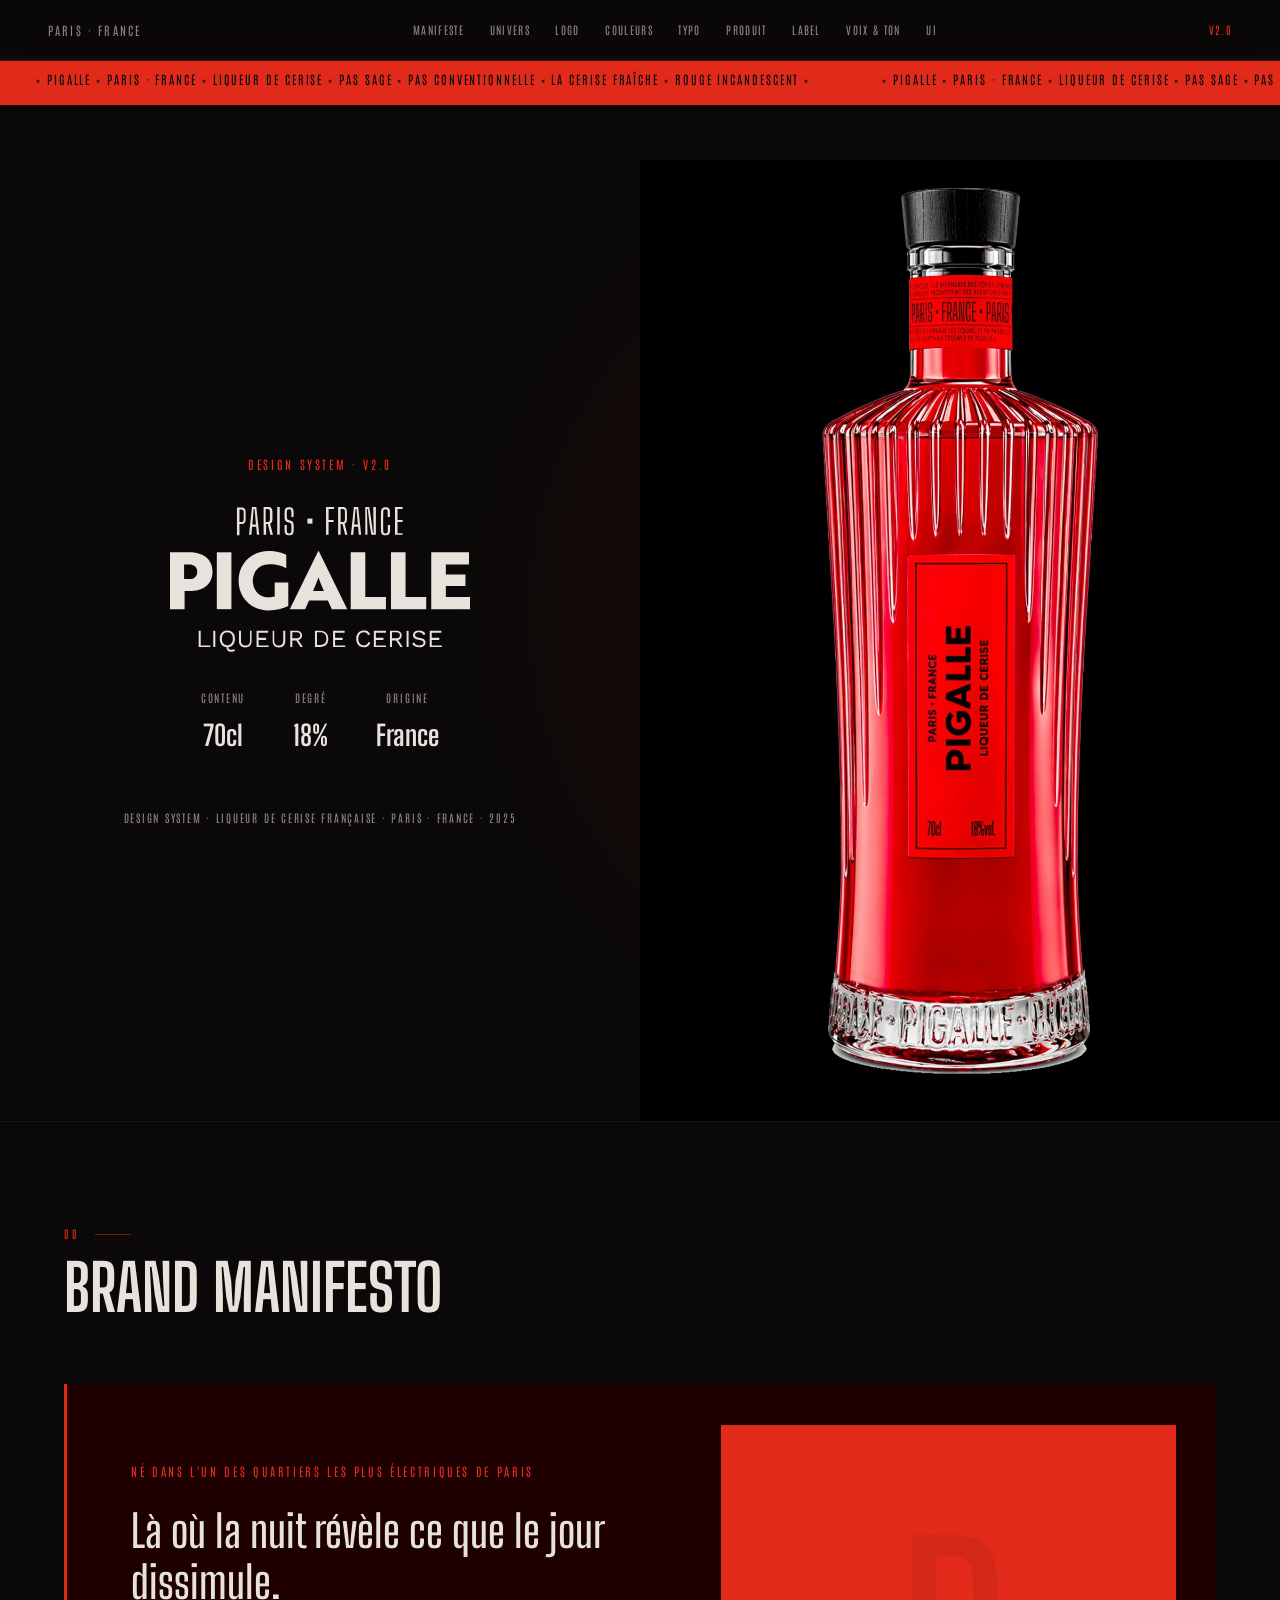
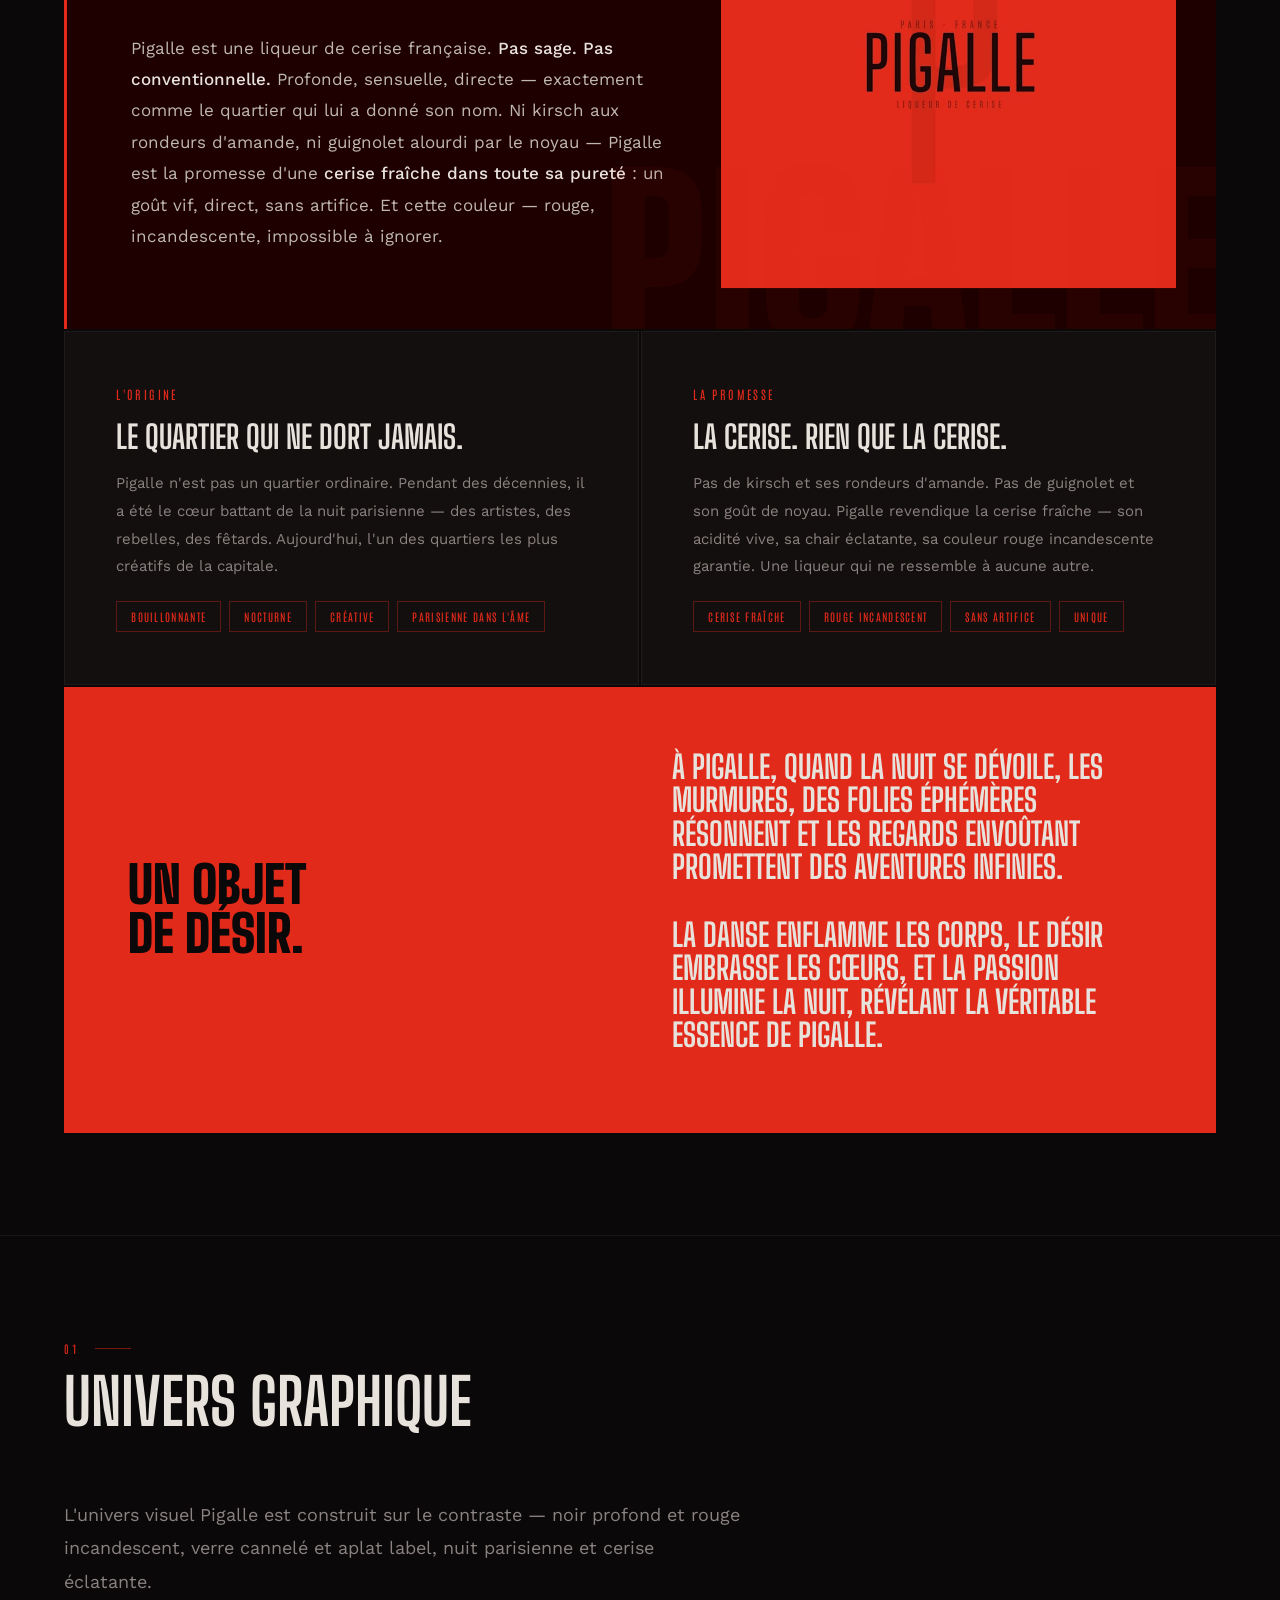
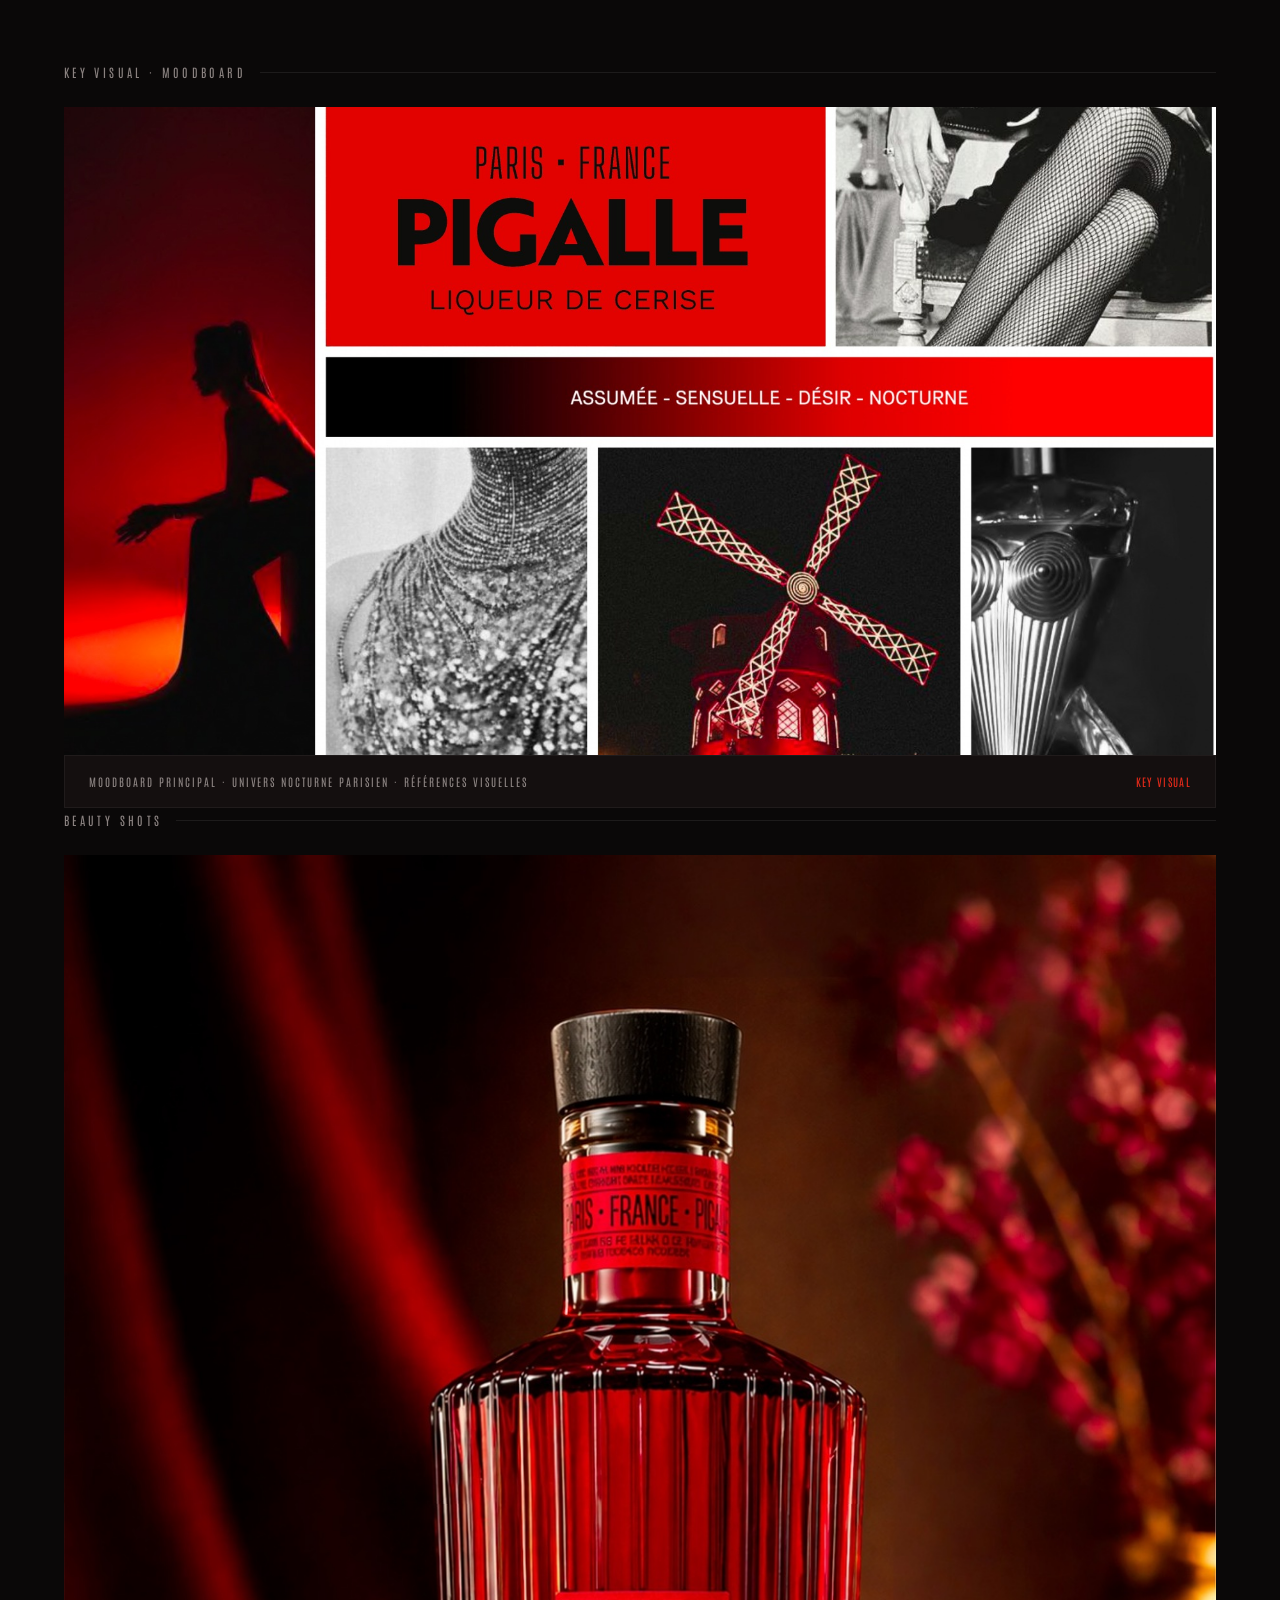
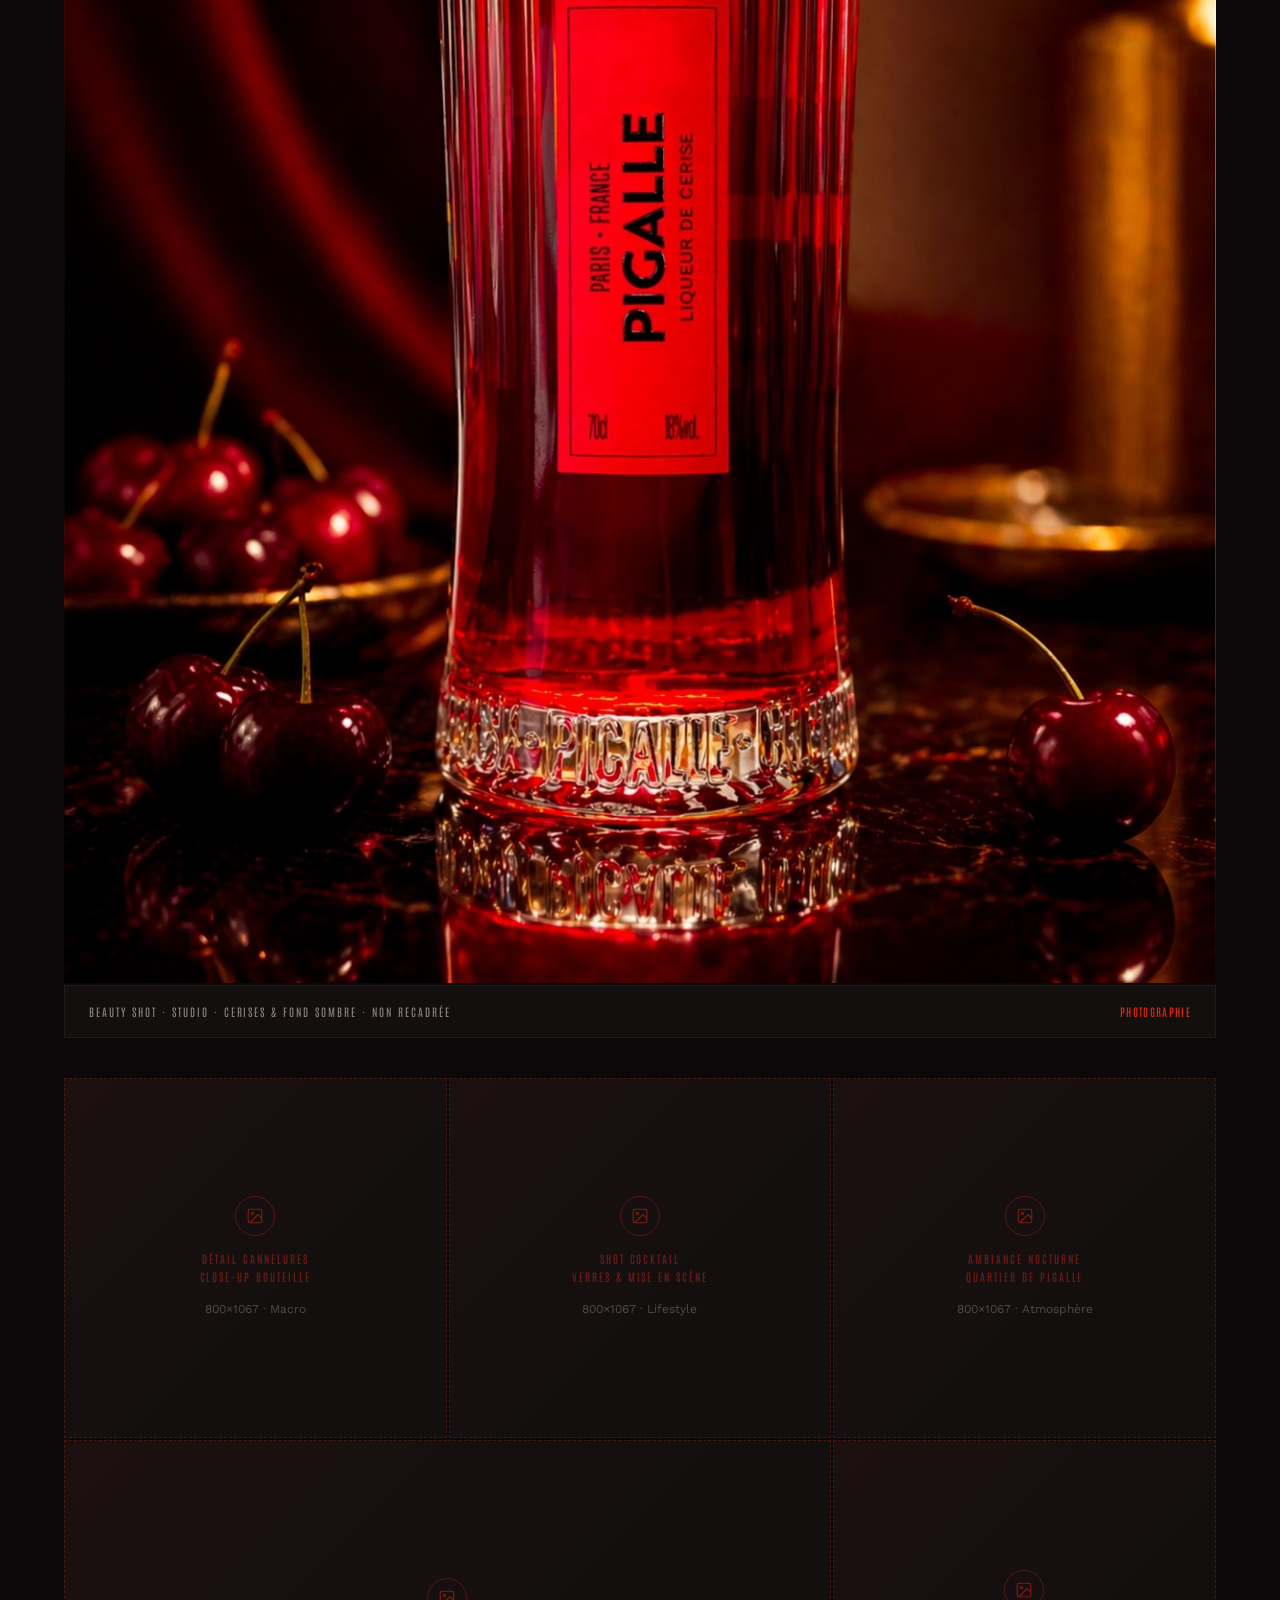
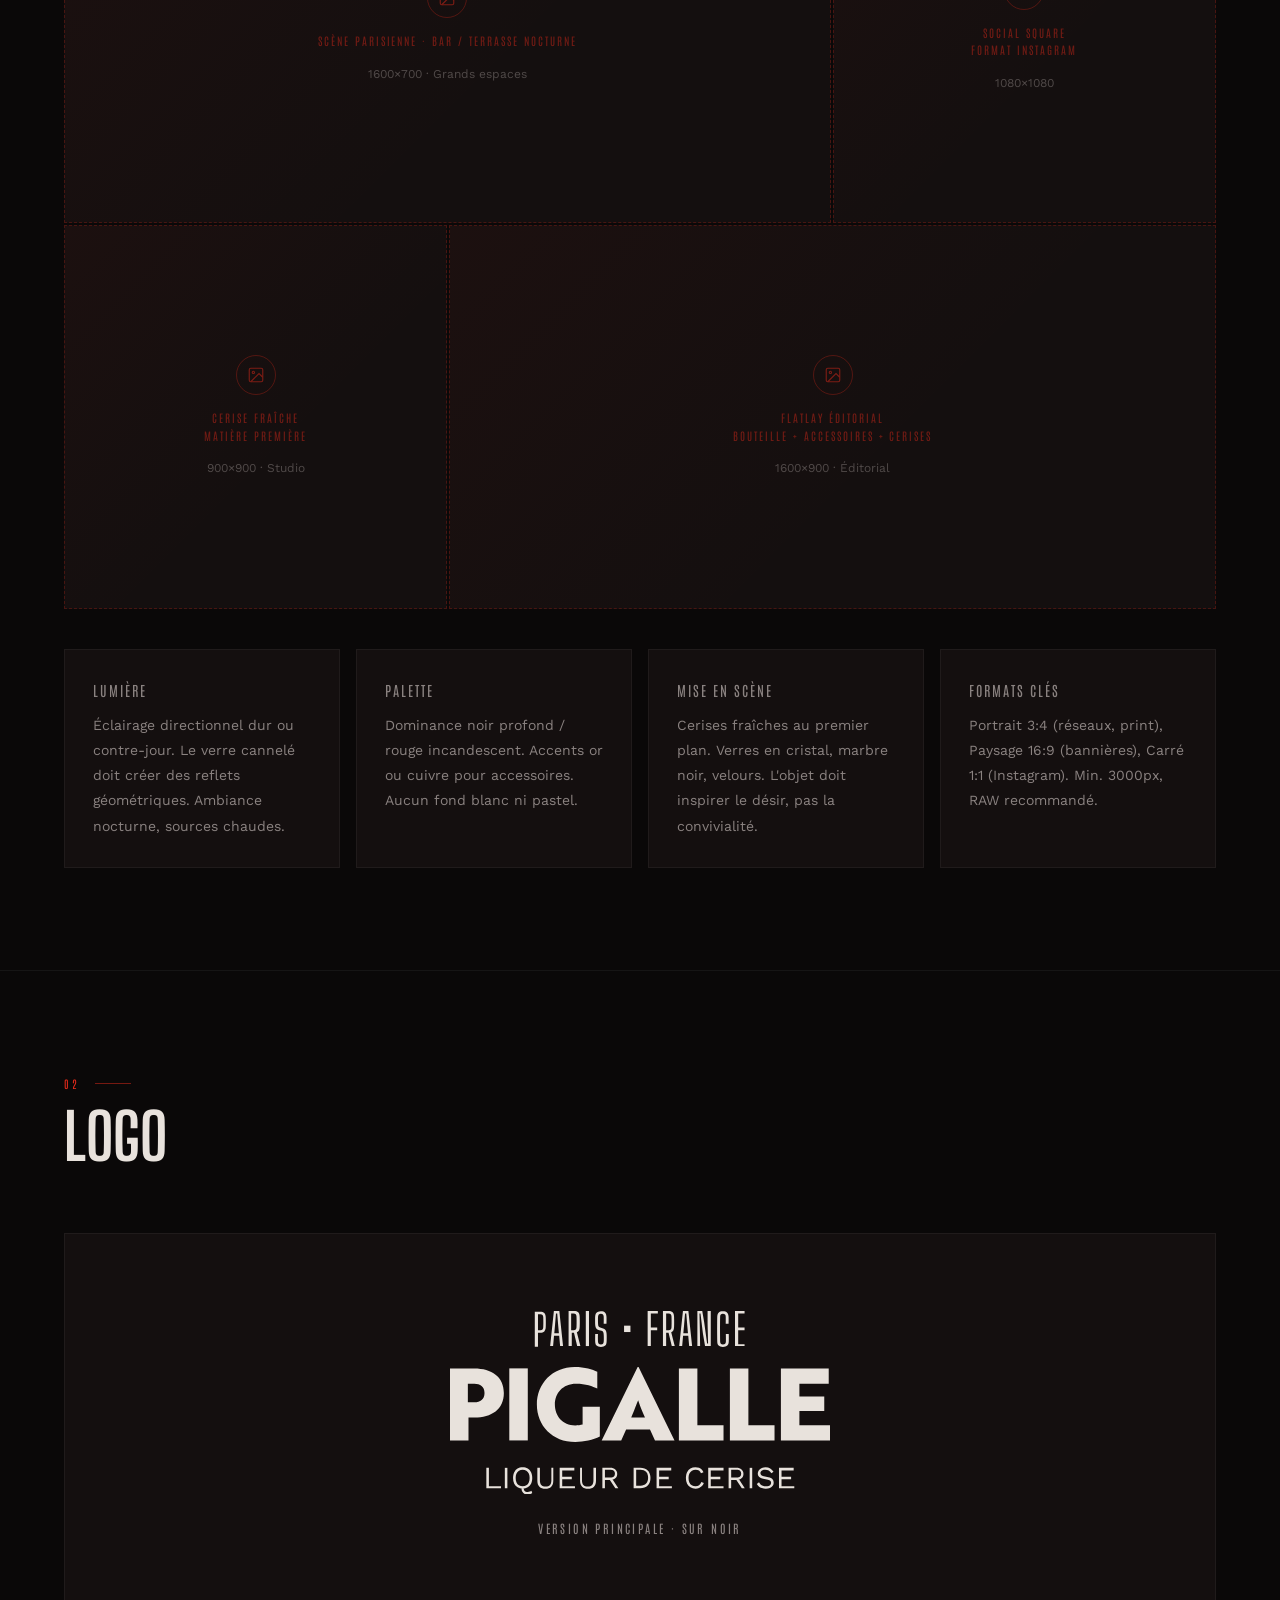
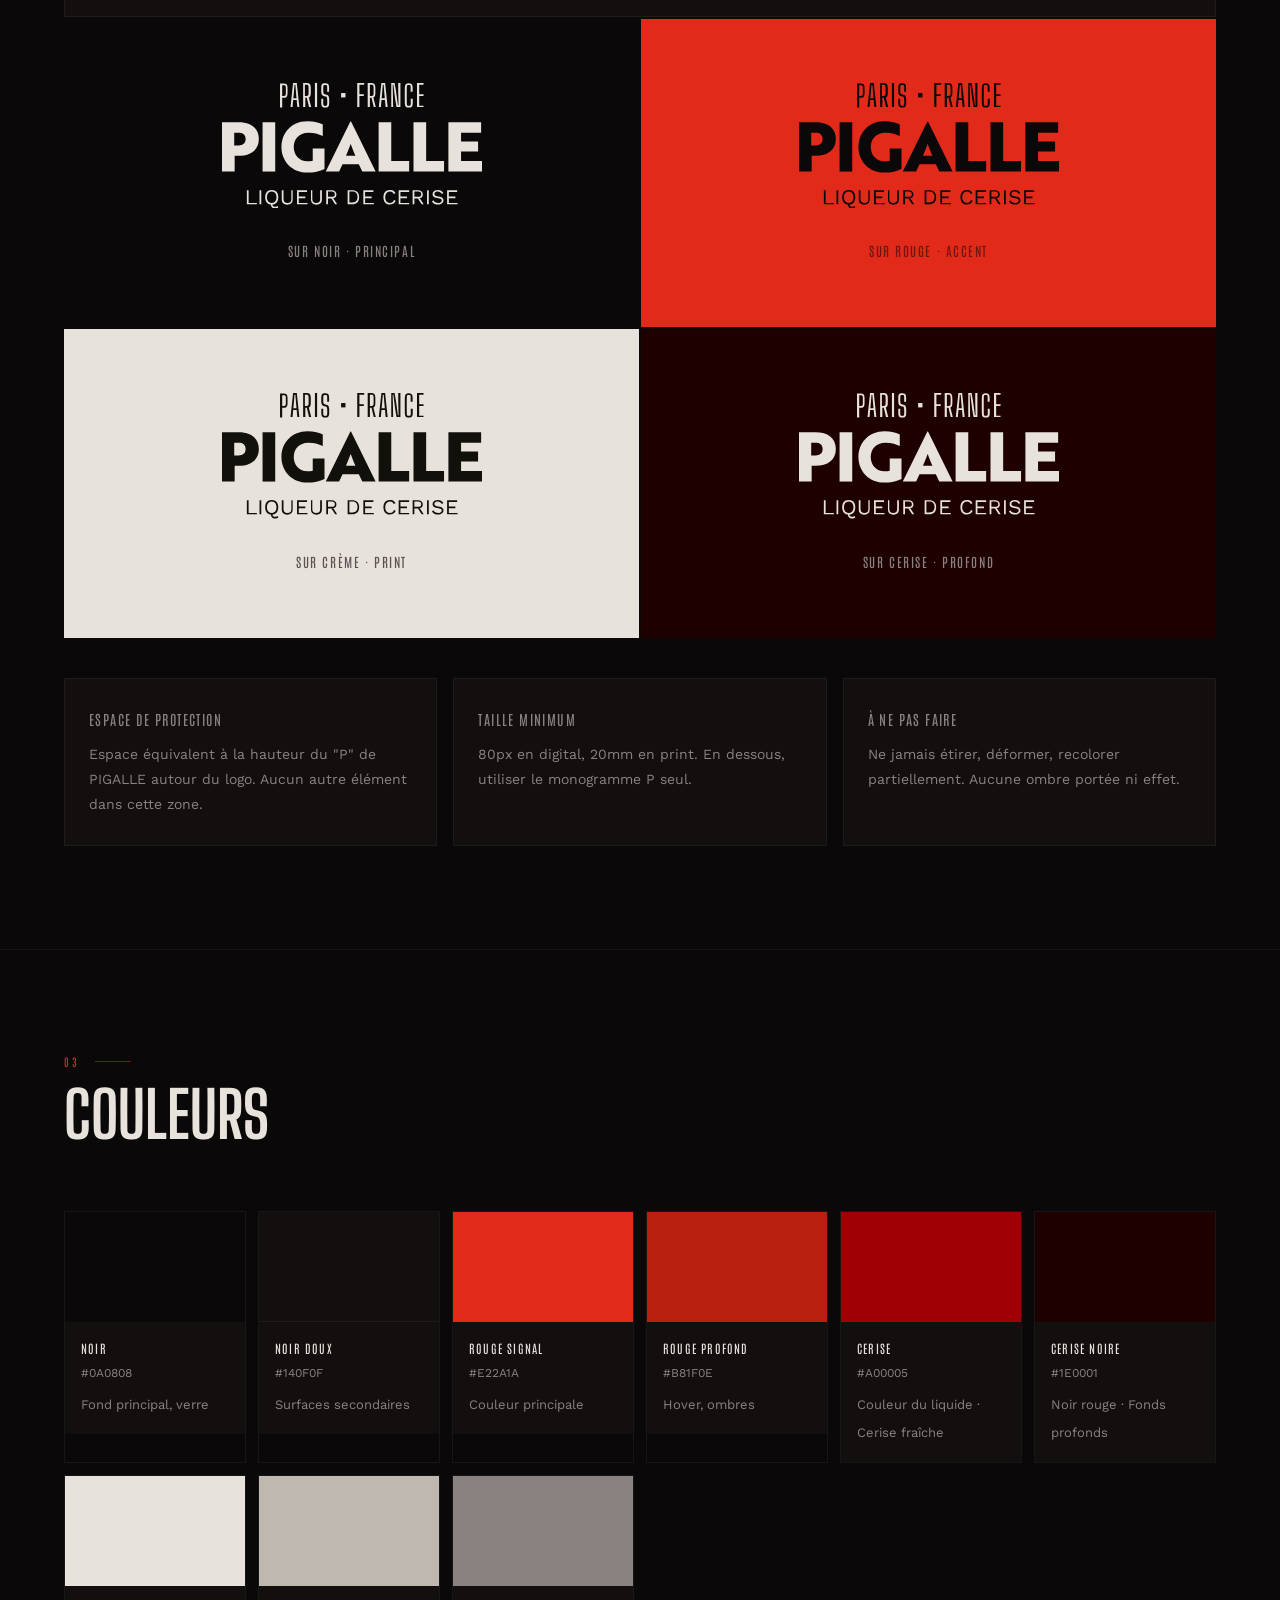
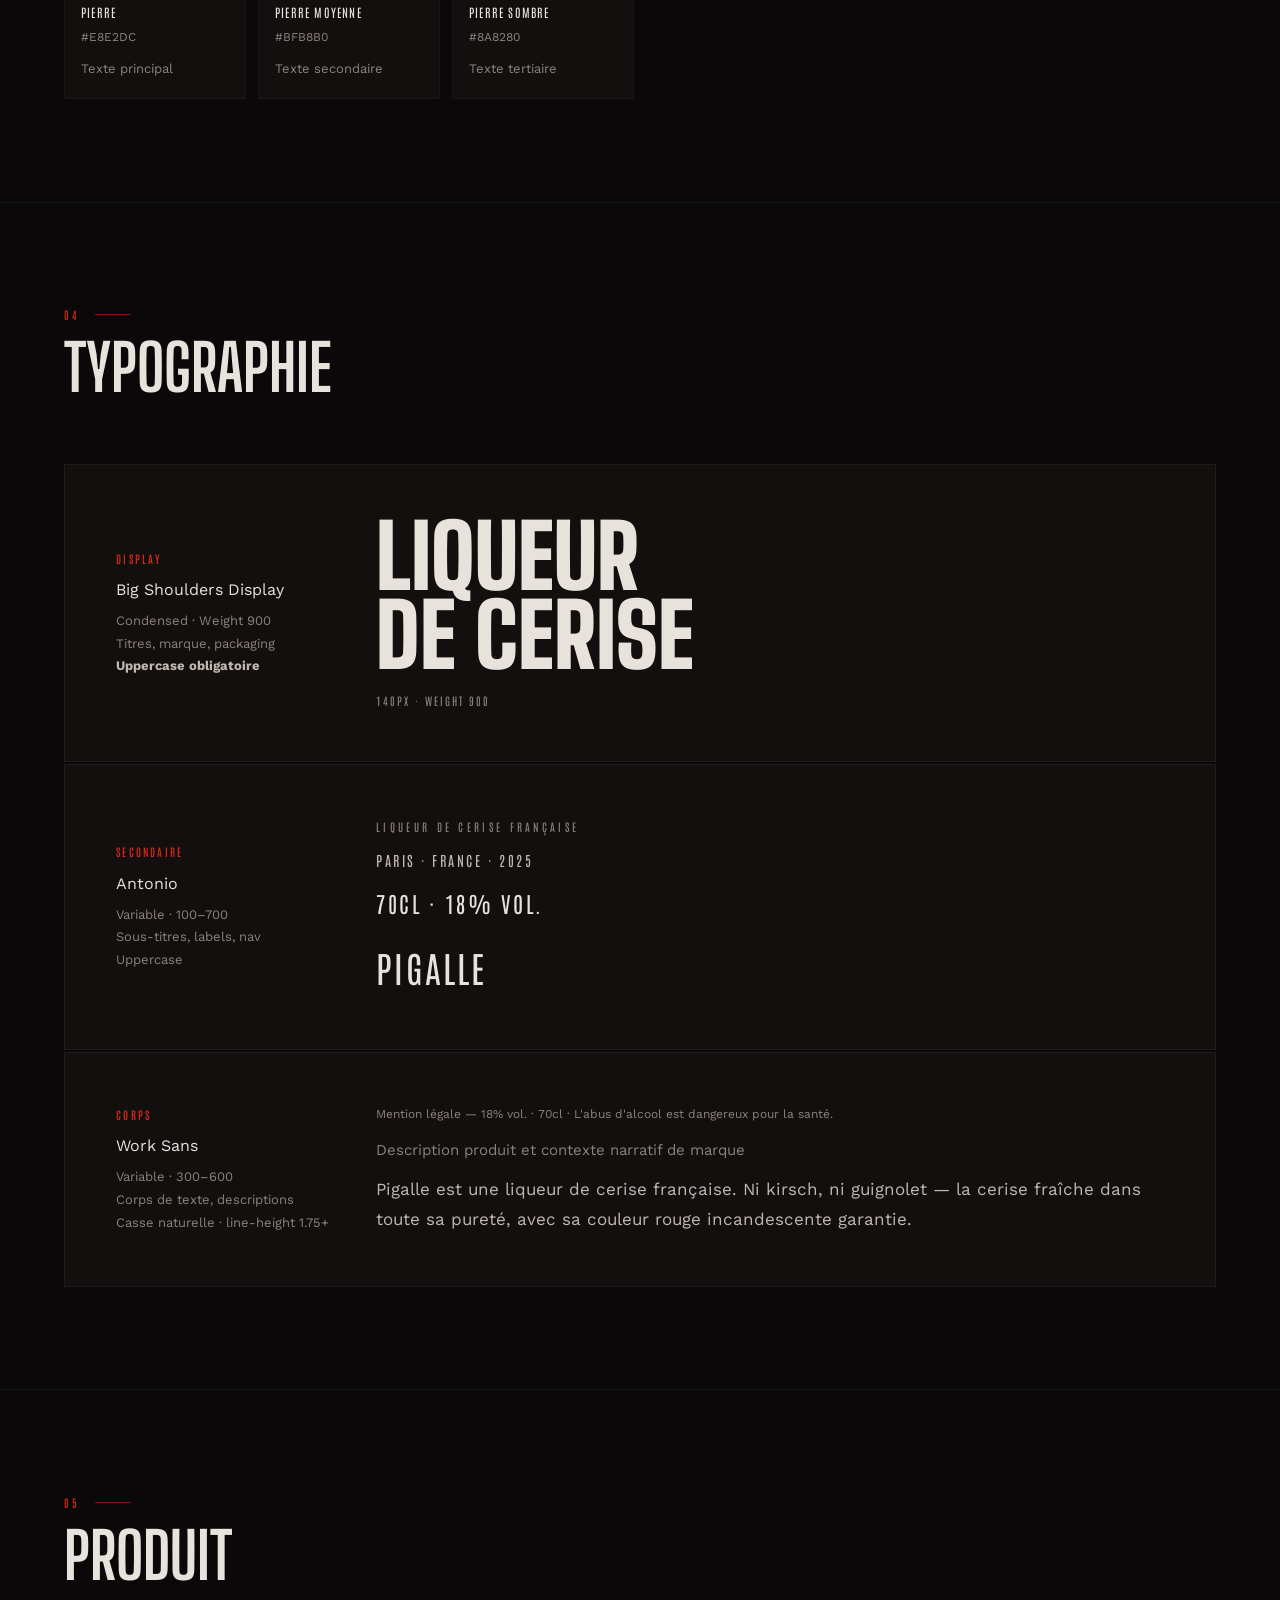
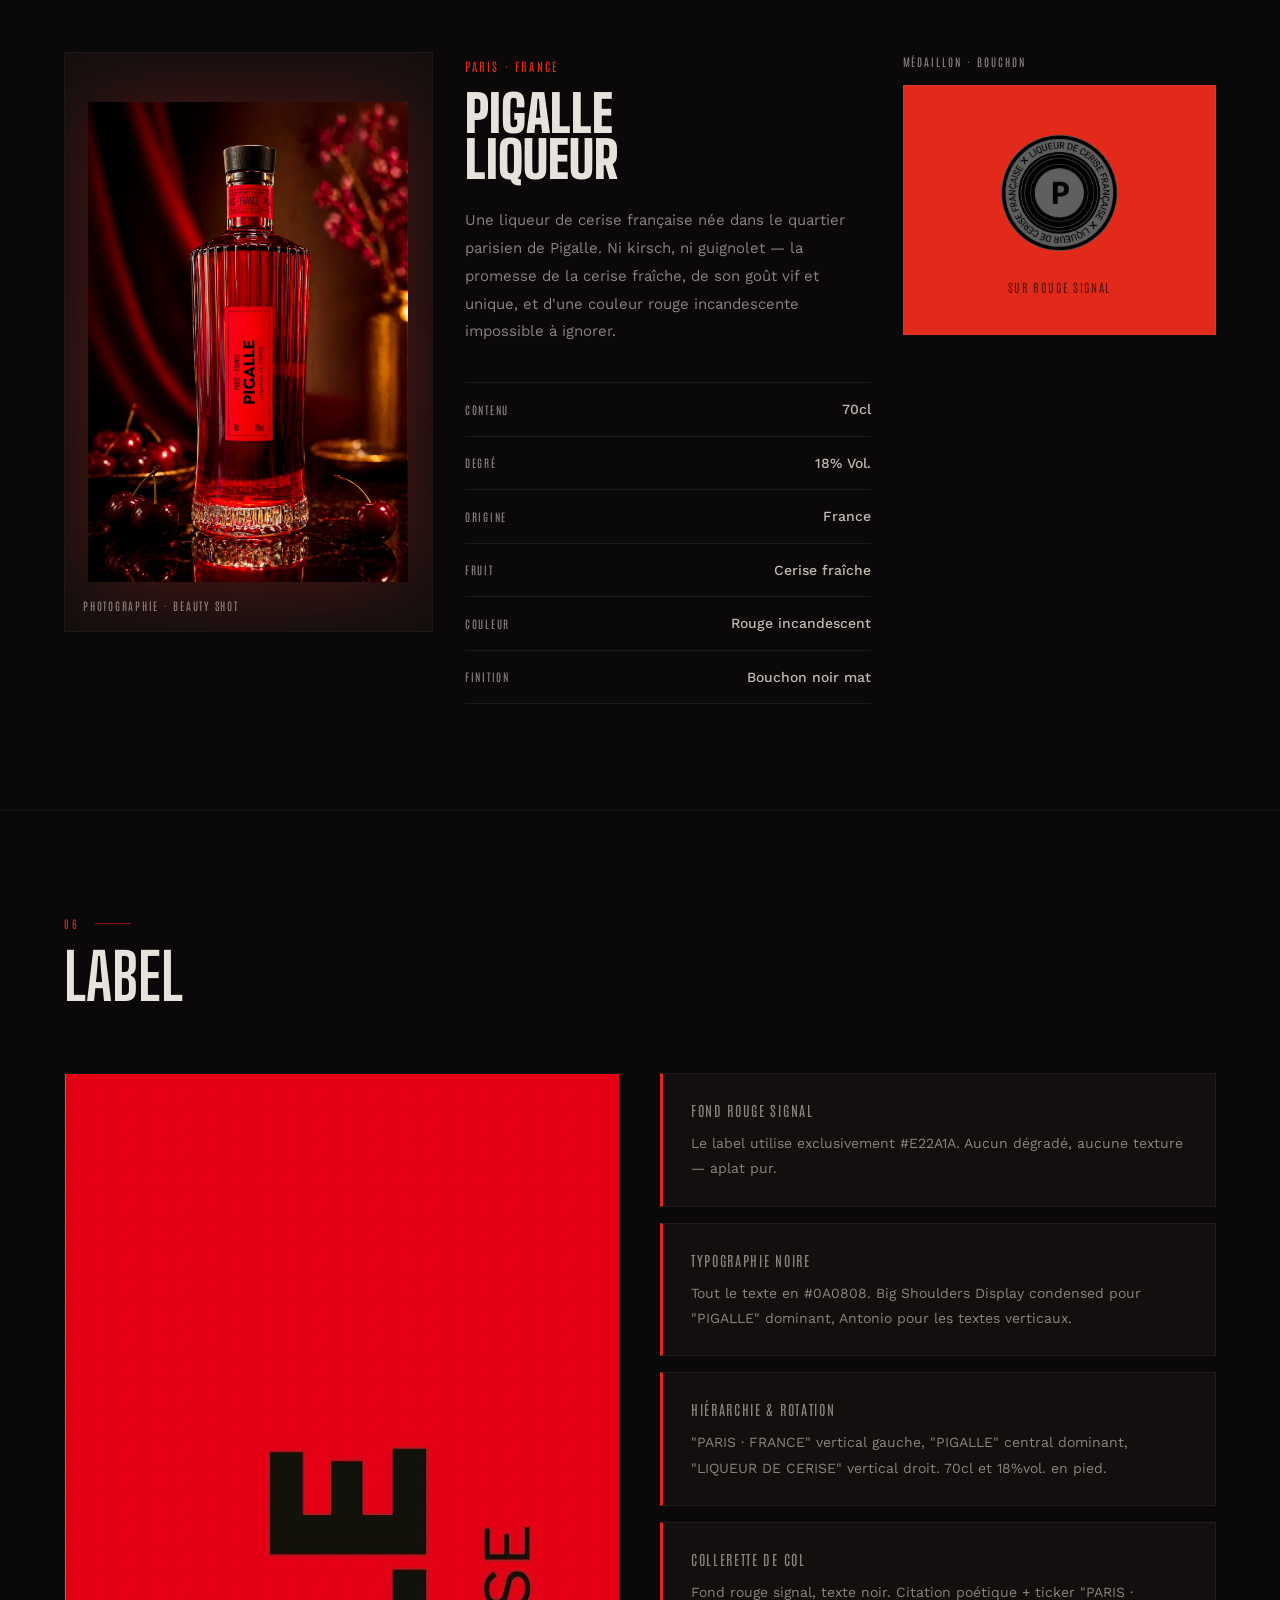
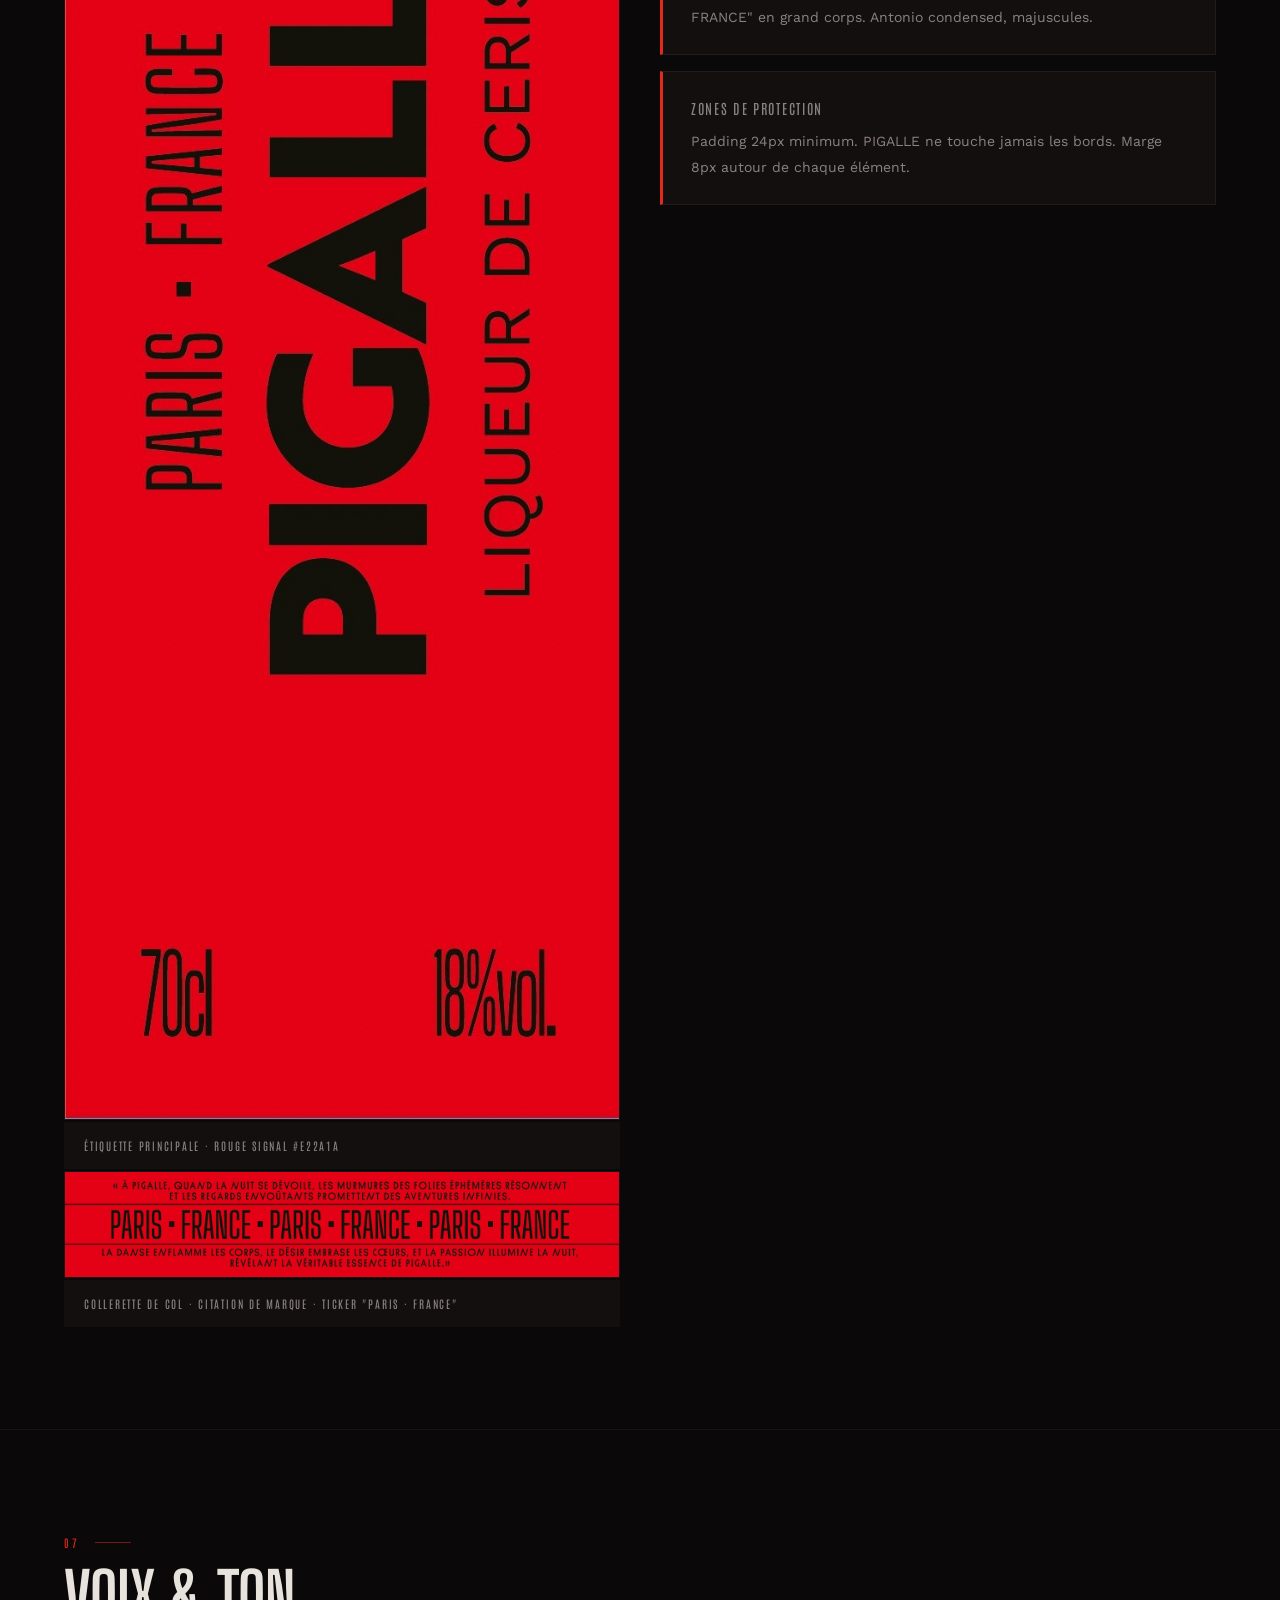
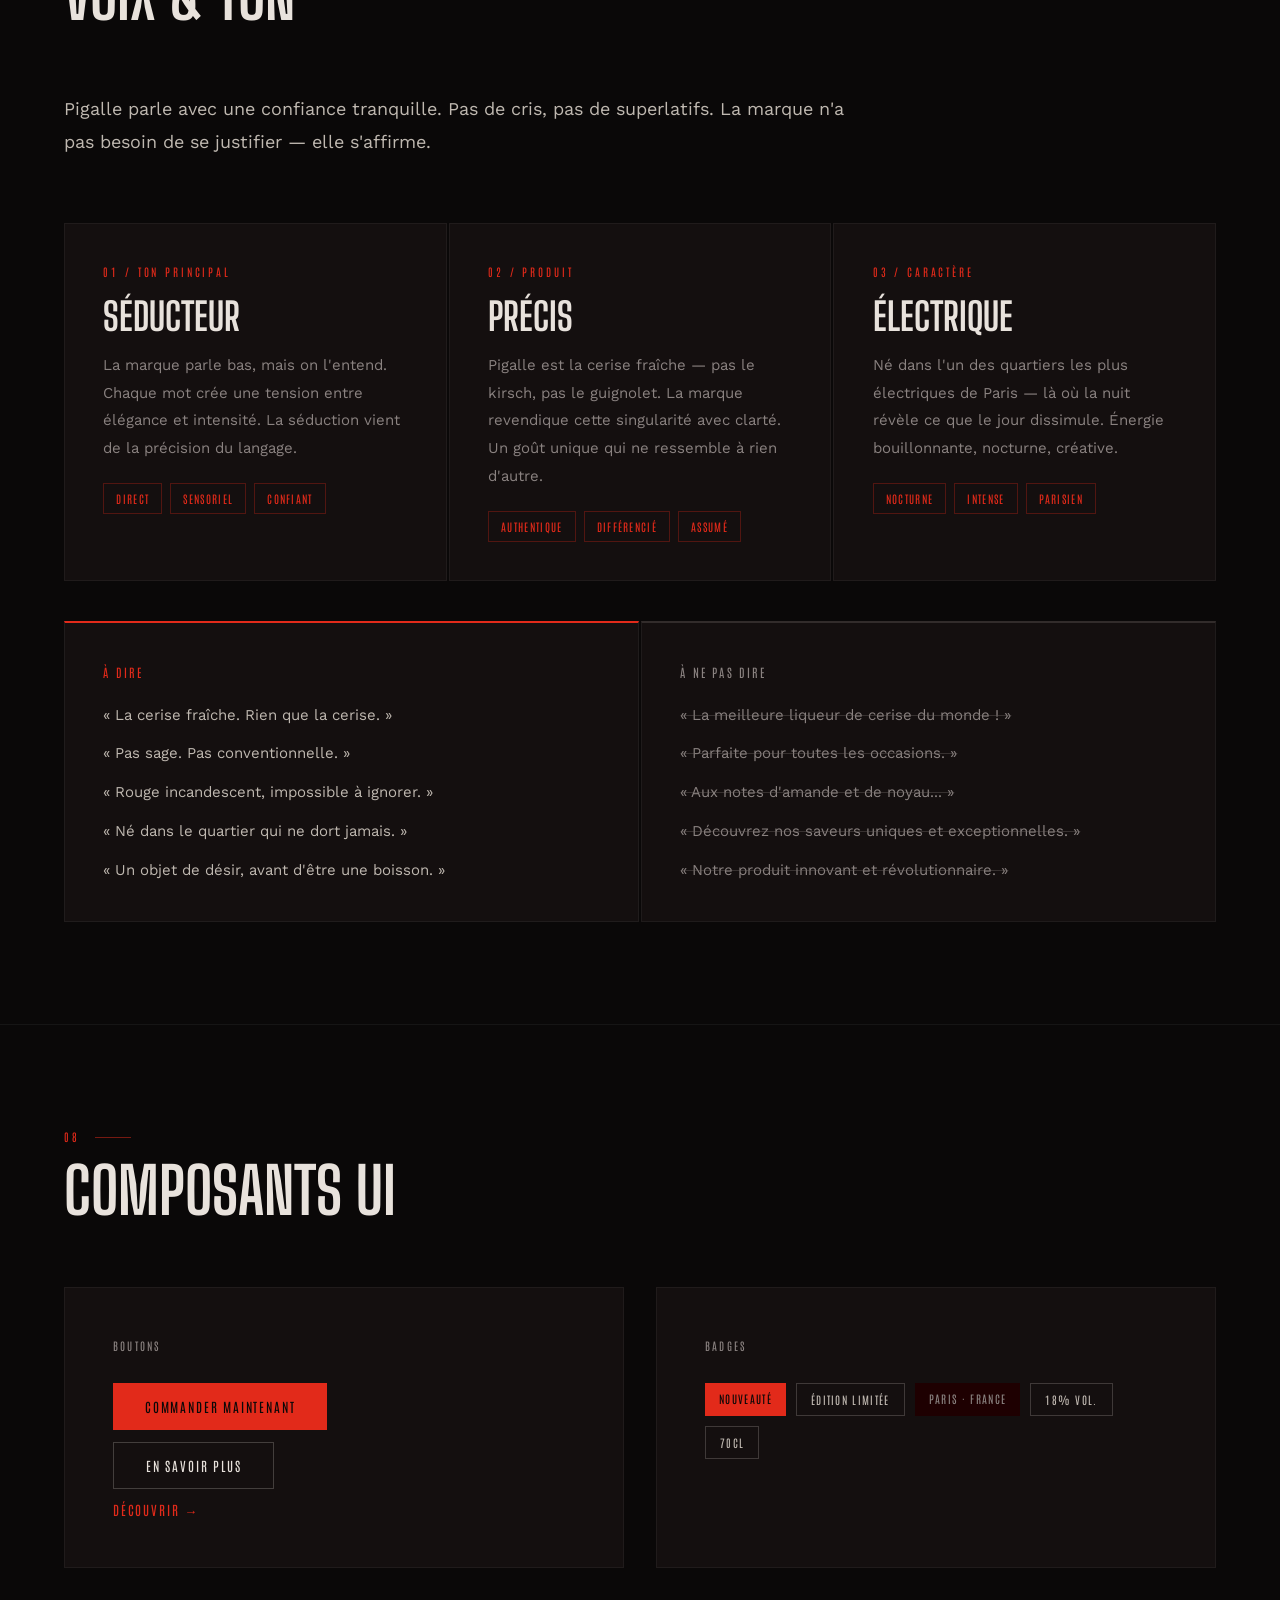
<file: trade-pigalle-v2/index.html>
<!DOCTYPE html>
<html lang="fr">
<head>
<meta charset="UTF-8">
<meta name="viewport" content="width=device-width, initial-scale=1.0">
<title>Pigalle — Design System v2.0</title>
<link href="https://fonts.googleapis.com/css2?family=Big+Shoulders+Display:wght@400;500;600;700;900&family=Antonio:wght@100;200;300;400;500;600;700&family=Work+Sans:wght@300;400;500;600&display=swap" rel="stylesheet">
<link rel="stylesheet" href="assets/style.css">
</head>
<body>

<nav class="nav">
  <span class="nav-brand">Paris · France</span>
  <ul class="nav-links">
    <li><a href="#manifesto">Manifeste</a></li>
    <li><a href="#universe">Univers</a></li>
    <li><a href="#logo">Logo</a></li>
    <li><a href="#colors">Couleurs</a></li>
    <li><a href="#typography">Typo</a></li>
    <li><a href="#product">Produit</a></li>
    <li><a href="#label">Label</a></li>
    <li><a href="#voice">Voix & Ton</a></li>
    <li><a href="#components">UI</a></li>
  </ul>
  <span class="nav-tag">v2.0</span>
  <button class="nav-hamburger" onclick="document.querySelector('.mobile-menu').classList.toggle('open')" aria-label="Menu"><span></span><span></span><span></span></button>
</nav>
<div class="mobile-menu">
  <button class="mobile-menu-close" onclick="this.closest('.mobile-menu').classList.remove('open')">Fermer ×</button>
  <a href="#manifesto" onclick="this.closest('.mobile-menu').classList.remove('open')">Manifeste</a><a href="#universe" onclick="this.closest('.mobile-menu').classList.remove('open')">Univers</a><a href="#logo" onclick="this.closest('.mobile-menu').classList.remove('open')">Logo</a><a href="#colors" onclick="this.closest('.mobile-menu').classList.remove('open')">Couleurs</a><a href="#typography" onclick="this.closest('.mobile-menu').classList.remove('open')">Typographie</a><a href="#product" onclick="this.closest('.mobile-menu').classList.remove('open')">Produit</a><a href="#label" onclick="this.closest('.mobile-menu').classList.remove('open')">Label</a><a href="#voice" onclick="this.closest('.mobile-menu').classList.remove('open')">Voix & Ton</a><a href="#components" onclick="this.closest('.mobile-menu').classList.remove('open')">UI</a>
</div>

<div class="ticker" style="margin-top:55px"><div class="ticker-track"><span class="ticker-text">× PIGALLE × PARIS · FRANCE × LIQUEUR DE CERISE × PAS SAGE × PAS CONVENTIONNELLE × LA CERISE FRAÎCHE × ROUGE INCANDESCENT ×</span><span class="ticker-text">× PIGALLE × PARIS · FRANCE × LIQUEUR DE CERISE × PAS SAGE × PAS CONVENTIONNELLE × LA CERISE FRAÎCHE × ROUGE INCANDESCENT ×</span></div></div>

<!-- HERO — packshot -->
<section class="hero">
  <div class="hero-left">
    <p class="hero-eyebrow">Design System · v2.0</p>
    <div class="hero-logo-wrap"><?xml version="1.0" encoding="UTF-8"?>
<svg id="Calque_1" data-name="Calque 1" xmlns="http://www.w3.org/2000/svg" width="100%" style="max-width:340px;display:block" viewBox="0 0 596 287.76">
  <defs>
    <style>
      .cls-logo-hero {
        fill: #E8E2DC;
      }
    </style>
  </defs>
  <path class="cls-logo-hero" d="M29,167v36H0v-113h38.03c27.41,0,46.42,12.86,46.42,38.43s-19.01,38.57-46.42,38.57h-9.03ZM28,114v29h10.45c8.87,0,15.69-4.28,15.69-14.58s-6.97-14.42-15.85-14.42h-10.3Z"/>
  <rect class="cls-logo-hero" x="93" y="90" width="29" height="113"/>
  <path class="cls-logo-hero" d="M196.49,205.43c-35.89,0-60.23-25.83-60.23-58.89s24.65-58.89,59.15-58.89c16.33,0,28.19,3.93,35.59,7.56v26.3c-7.1-3.31-18.06-7.56-33.19-7.56-21.3,0-33.34,15.12-33.34,32.59s11.88,32.91,31.95,32.91c4.01,0,8.49-.63,11.57-1.42v-28.03h27v46.93c-10.47,5.35-24.95,8.5-38.51,8.5Z"/>
  <path class="cls-logo-hero" d="M294.32,88h1.42l56.39,115h-30.6l-7.88-17h-37.41l-7.72,17h-30.6l56.4-115ZM305.82,167c-3.94-8.97-8.51-20.16-10.71-27.09-1.58,3.78-7.72,19.85-10.87,27.09h21.58Z"/>
  <polygon class="cls-logo-hero" points="359 203 359 90 388 90 388 179 429 179 429 203 359 203"/>
  <polygon class="cls-logo-hero" points="439 203 439 90 468 90 468 179 509 179 509 203 439 203"/>
  <polygon class="cls-logo-hero" points="519 203 519 90 594 90 594 114 548 114 548 134 587 134 587 157 548 157 548 179 596 179 596 203 519 203"/>
  <path class="cls-logo-hero" d="M133,56V1h8.23c3.07,0,5.29.68,6.67,2.04s2.14,3.6,2.27,6.74c.09,3.01.14,5.71.14,8.1s-.05,4.86-.14,7.39c-.13,3.12-.9,5.35-2.29,6.71s-3.62,2.03-6.69,2.03h-3.2v22h-5ZM138,30h3.74c1.54,0,2.66-.36,3.35-1.09.69-.73,1.07-1.88,1.14-3.47.07-1.79.11-3.56.14-5.32.02-1.76.02-3.52,0-5.27-.03-1.76-.07-3.53-.14-5.33-.07-1.56-.44-2.71-1.12-3.43s-1.79-1.09-3.33-1.09h-3.78v25Z"/>
  <path class="cls-logo-hero" d="M157.05,55L162.93,0h8.53l5.84,55h-4.62l-1.45-16h-8.1l-1.41,16h-4.66ZM163.56,35h7.23l-1.08-12.11-1.55-18.89h-1.94l-1.56,18.93-1.1,12.07Z"/>
  <path class="cls-logo-hero" d="M186,55V0h8.35c3.11,0,5.37.69,6.77,2.07s2.17,3.66,2.3,6.84c.07,2.04.11,3.97.14,5.79.02,1.82.02,3.58,0,5.29-.03,1.7-.07,3.41-.14,5.1-.07,2.23-.46,4-1.17,5.31-.71,1.32-1.81,2.25-3.3,2.8l5.53,21.79h-5l-5.05-21h-3.44v21h-5ZM190,30h3.82c1.58,0,2.71-.37,3.42-1.11.7-.74,1.1-1.91,1.16-3.5.07-1.83.11-3.68.14-5.57.02-1.89.02-3.77,0-5.64-.03-1.87-.07-3.72-.14-5.55-.07-1.6-.45-2.76-1.15-3.5s-1.83-1.11-3.4-1.11h-3.85v26Z"/>
  <rect class="cls-logo-hero" x="213" width="5" height="55"/>
  <path class="cls-logo-hero" d="M236.74,56.36c-3.16,0-5.43-.7-6.81-2.11-1.38-1.41-2.15-3.72-2.28-6.95-.02-1.42-.03-2.71-.03-3.88s.01-2.34.03-3.52c.03-1.18.06-2.48.1-3.9h4.36c-.09,2.04-.14,4.06-.14,6.08s.05,3.98.14,5.91c.07,1.56.45,2.69,1.17,3.4.71.71,1.85,1.06,3.44,1.06s2.59-.35,3.26-1.06c.67-.71,1.04-1.84,1.13-3.4.07-1.28.11-2.43.13-3.45.03-1.02.03-2.06,0-3.13-.02-1.06-.07-2.32-.13-3.75-.05-1.7-.28-3.12-.71-4.28s-1.3-1.9-2.63-2.25l-3.57-.93c-1.76-.43-3.12-1.09-4.05-1.97-.94-.88-1.58-2.04-1.94-3.49s-.57-3.21-.63-5.32c-.02-1.49-.03-3.11-.02-4.87.01-1.76.03-3.47.05-5.12.07-2.13.4-3.85,1-5.16.59-1.32,1.55-2.28,2.87-2.88,1.32-.61,3.06-.91,5.24-.91,3.02,0,5.2.7,6.56,2.09,1.35,1.4,2.08,3.71,2.2,6.94.05,1.26.06,2.81.05,4.65-.01,1.84-.05,3.79-.12,5.85h-4.39c.07-1.87.11-3.74.12-5.61.01-1.86-.02-3.72-.09-5.58-.05-1.56-.42-2.69-1.11-3.4-.7-.71-1.79-1.07-3.28-1.07s-2.67.36-3.33,1.07c-.67.71-1.04,1.84-1.13,3.4-.09,1.74-.13,3.49-.12,5.27.01,1.77.05,3.55.12,5.34.05,2.04.29,3.57.72,4.6.43,1.03,1.34,1.71,2.71,2.03l3.36.83c1.81.41,3.19,1.07,4.14,1.99.95.91,1.61,2.1,1.98,3.55.37,1.45.57,3.2.62,5.24.04,1.42.07,2.62.07,3.58s0,1.92-.02,2.83c-.02.92-.04,1.99-.09,3.23-.11,3.23-.86,5.54-2.23,6.95s-3.61,2.11-6.7,2.11Z"/>
  <rect class="cls-logo-hero" x="273" y="23" width="10" height="10"/>
  <polygon class="cls-logo-hero" points="310 55 310 0 326 0 326 4 315 4 315 26 325 26 325 30 315 30 315 55 310 55"/>
  <path class="cls-logo-hero" d="M334,55V0h8.35c3.11,0,5.37.69,6.77,2.07s2.17,3.66,2.3,6.84c.07,2.04.11,3.97.14,5.79.02,1.82.02,3.58,0,5.29-.03,1.7-.07,3.41-.14,5.1-.07,2.23-.46,4-1.17,5.31-.71,1.32-1.81,2.25-3.3,2.8l5.53,21.79h-4.66l-5.05-21h-3.78v21h-5ZM339,30h3.82c1.58,0,2.71-.37,3.42-1.11.7-.74,1.1-1.91,1.16-3.5.07-1.83.11-3.68.14-5.57.02-1.89.02-3.77,0-5.64-.03-1.87-.07-3.72-.14-5.55-.07-1.6-.45-2.76-1.15-3.5s-1.83-1.11-3.4-1.11h-3.85v26Z"/>
  <path class="cls-logo-hero" d="M359.48,55l5.88-55h8.53l5.84,55h-4.62l-1.45-16h-8.1l-1.41,16h-4.66ZM365.99,35h7.23l-1.08-12.11-1.55-18.89h-1.94l-1.56,18.93-1.1,12.07Z"/>
  <polygon class="cls-logo-hero" points="388 55 388 0 395.64 0 398.65 17.47 403.25 51 404.78 51 404 19.51 404 0 409 0 409 55 400.01 55 396.67 35.22 392.87 4 391.27 4 392 34.36 392.27 55 388 55"/>
  <path class="cls-logo-hero" d="M428.01,56.29c-3.13,0-5.37-.71-6.73-2.11-1.36-1.4-2.07-3.7-2.14-6.9-.07-3.22-.11-6.39-.14-9.52-.02-3.13-.03-6.25-.03-9.35s.01-6.23.03-9.37c.03-3.14.07-6.32.14-9.54.05-2.97.76-5.2,2.14-6.7,1.38-1.49,3.6-2.24,6.67-2.24s5.39.69,6.78,2.07c1.4,1.38,2.15,3.69,2.27,6.9.02.87.03,1.96.03,3.27s-.01,2.63-.03,3.94c-.03,1.32-.05,2.41-.07,3.27h-4.52c.02-1.16.04-2.38.05-3.67s.02-2.56.02-3.86-.01-2.51-.03-3.65c-.03-1.62-.39-2.77-1.08-3.44-.7-.67-1.83-1.01-3.41-1.01-1.46,0-2.53.34-3.19,1.01-.66.67-1.02,1.82-1.07,3.44-.07,3.38-.12,6.69-.15,9.92-.03,3.23-.05,6.45-.05,9.63s.02,6.39.05,9.63c.04,3.23.09,6.55.15,9.95.05,1.58.41,2.71,1.08,3.41.67.69,1.75,1.05,3.24,1.05,1.64,0,2.83-.35,3.56-1.05.73-.7,1.11-1.83,1.13-3.41.02-1.26.03-2.57.03-3.94s-.01-2.74-.03-4.11c-.03-1.37-.05-2.67-.07-3.91h4.56c.07,1.95.11,3.82.12,5.64.01,1.82,0,3.7-.05,5.64-.11,3.2-.89,5.5-2.31,6.9-1.43,1.41-3.74,2.11-6.94,2.11Z"/>
  <polygon class="cls-logo-hero" points="447 55 447 0 462 0 462 4 452 4 452 26 462 26 462 30 452 30 452 52 462 52 462 55 447 55"/>
  <polygon class="cls-logo-hero" points="61 275 80 275 80 278 57 278 57 246 61 246 61 275"/>
  <rect class="cls-logo-hero" x="86" y="246" width="4" height="32"/>
  <path class="cls-logo-hero" d="M113.94,245.18c3.08,0,5.75.68,8,2.04,2.25,1.36,3.99,3.29,5.21,5.78,1.23,2.49,1.85,5.47,1.85,8.91s-.61,6.42-1.85,8.91c-1.23,2.5-2.97,4.42-5.21,5.79-2.25,1.36-4.92,2.04-8,2.04s-5.75-.68-8-2.04c-2.25-1.36-3.99-3.29-5.21-5.79-1.23-2.49-1.85-5.46-1.85-8.91s.61-6.42,1.85-8.91c1.23-2.49,2.97-4.42,5.21-5.78,2.25-1.36,4.92-2.04,8-2.04ZM113.94,248.87c-2.24,0-4.17.52-5.81,1.55-1.64,1.03-2.91,2.52-3.79,4.48-.89,1.96-1.33,4.29-1.33,7.02s.44,5.06,1.33,7.01c.88,1.96,2.15,3.45,3.79,4.48,1.64,1.03,3.57,1.55,5.81,1.55s4.21-.52,5.83-1.55c1.63-1.03,2.88-2.52,3.77-4.48.88-1.95,1.33-4.29,1.33-7.01s-.44-5.06-1.33-7.02c-.89-1.95-2.14-3.44-3.77-4.48-1.62-1.03-3.57-1.55-5.83-1.55ZM121.81,287.76c-1.67,0-3.25-.31-4.72-.93s-2.68-1.69-3.62-3.2-1.4-3.58-1.4-6.2l.03-.96.07-1.01,3.5.1-.07.91-.03.81c0,1.87.29,3.27.89,4.19.59.92,1.37,1.53,2.34,1.84.97.31,2.01.47,3.12.47,1.21,0,2.33-.17,3.35-.5,1.02-.33,1.84-.77,2.46-1.33l1.28,3.65c-.79.69-1.88,1.22-3.27,1.6s-2.7.57-3.91.57Z"/>
  <path class="cls-logo-hero" d="M162,246v20.38c0,4.17-1.08,7.31-3.24,9.42-2.16,2.12-5.25,3.18-9.26,3.18s-7.07-1.06-9.24-3.18-3.26-5.26-3.26-9.42v-20.38h4v19.39c0,3.38.73,5.88,2.19,7.48,1.46,1.61,3.73,2.41,6.81,2.41s5.35-.8,6.81-2.41c1.46-1.61,2.18-4.1,2.18-7.48v-19.39h3Z"/>
  <polygon class="cls-logo-hero" points="172 278 172 246 195 246 195 250 176 250 176 260 191 260 191 264 176 264 176 275 196 275 196 278 172 278"/>
  <path class="cls-logo-hero" d="M229,246v20.38c0,4.17-1.08,7.31-3.24,9.42-2.16,2.12-5.25,3.18-9.26,3.18s-7.07-1.06-9.24-3.18-3.26-5.26-3.26-9.42v-20.38h3v19.39c0,3.38.73,5.88,2.19,7.48,1.46,1.61,3.73,2.41,6.81,2.41s5.35-.8,6.81-2.41c1.46-1.61,2.18-4.1,2.18-7.48v-19.39h4Z"/>
  <path class="cls-logo-hero" d="M251.3,246c3.31,0,5.97.85,7.97,2.56,2,1.7,3,4.02,3,6.94s-1.01,5.19-3.03,6.82c-2.02,1.63-4.69,2.44-8,2.44l-.35.25h-7.91v13h-4v-32h12.3ZM251.6,261c2.41,0,4.19-.5,5.36-1.5,1.17-1,1.75-2.5,1.75-4.5s-.58-3.5-1.75-4.5c-1.17-1-2.95-1.5-5.36-1.5h-8.6v12h8.6ZM253.28,261.61l10.73,16.39h-4.67l-9.36-14.22,3.3-2.17Z"/>
  <path class="cls-logo-hero" d="M298.32,246c5.01,0,8.95,1.38,11.81,4.14,2.86,2.76,4.29,6.71,4.29,11.86s-1.43,9.09-4.29,11.86c-2.86,2.76-6.8,4.14-11.81,4.14h-10.32v-32h10.32ZM298.92,274c3.69,0,6.58-1.11,8.65-3.31,2.08-2.21,3.12-5.27,3.12-9.19s-1.04-6.99-3.12-9.19c-2.07-2.21-4.96-3.31-8.65-3.31h-6.92v25h6.92Z"/>
  <polygon class="cls-logo-hero" points="324 278 324 246 347 246 347 250 328 250 328 260 343 260 343 264 328 264 328 275 348 275 348 278 324 278"/>
  <path class="cls-logo-hero" d="M398.14,269.84c-.69,1.84-1.68,3.42-2.96,4.75-1.28,1.33-2.78,2.34-4.5,3.03-1.72.69-3.6,1.03-5.63,1.03-3.09,0-5.75-.68-8-2.04-2.25-1.36-3.99-3.29-5.21-5.79-1.23-2.49-1.85-5.46-1.85-8.91s.61-6.42,1.85-8.91c1.23-2.49,2.97-4.42,5.21-5.78,2.25-1.36,4.88-2.04,7.9-2.04,2.1,0,3.97.29,5.61.86,1.64.58,3.05,1.43,4.21,2.56,1.17,1.13,2.1,2.52,2.78,4.16l-3.89,1.82c-.72-1.87-1.77-3.29-3.12-4.25-1.36-.97-3.13-1.46-5.29-1.46s-4.14.52-5.81,1.55c-1.67,1.03-2.98,2.52-3.91,4.46s-1.4,4.28-1.4,7.04.44,5.06,1.33,7.01c.88,1.96,2.15,3.45,3.79,4.48,1.64,1.03,3.57,1.55,5.81,1.55s4.05-.55,5.66-1.65c1.61-1.1,2.77-2.75,3.5-4.95l3.94,1.48Z"/>
  <polygon class="cls-logo-hero" points="405 278 405 246 429 246 429 250 409 250 409 260 424 260 424 264 409 264 409 275 429 275 429 278 405 278"/>
  <path class="cls-logo-hero" d="M449.3,246c3.31,0,5.97.85,7.97,2.56,2,1.7,3,4.02,3,6.94s-1.01,5.19-3.03,6.82c-2.02,1.63-4.69,2.44-8,2.44l-.35.25h-7.91v13h-4v-32h12.3ZM449.6,261c2.41,0,4.19-.5,5.36-1.5,1.17-1,1.75-2.5,1.75-4.5s-.58-3.5-1.75-4.5c-1.17-1-2.95-1.5-5.36-1.5h-8.6v12h8.6ZM451.64,261.61l10.73,16.39h-4.67l-9.36-14.22,3.3-2.17Z"/>
  <rect class="cls-logo-hero" x="470" y="246" width="4" height="32"/>
  <path class="cls-logo-hero" d="M494.86,245.18c2.86,0,5.31.58,7.38,1.75,2.07,1.17,3.79,2.88,5.17,5.14l-3.3,2.56c-1.21-2.1-2.58-3.58-4.11-4.46-1.53-.87-3.37-1.31-5.54-1.31-1.73,0-3.17.25-4.31.74-1.13.49-1.96,1.14-2.48,1.94-.53.81-.79,1.71-.79,2.73,0,1.15.36,2.16,1.08,3.03.72.87,2.17,1.55,4.33,2.04l7.04,1.57c3.12.69,5.29,1.73,6.53,3.13,1.23,1.39,1.84,3.12,1.84,5.19,0,1.84-.52,3.47-1.55,4.9s-2.49,2.54-4.36,3.32c-1.87.78-4.07,1.18-6.6,1.18-2.36,0-4.44-.32-6.23-.96-1.79-.64-3.32-1.5-4.6-2.58s-2.33-2.3-3.15-3.65l3.44-2.8c.62,1.25,1.43,2.34,2.41,3.3.99.95,2.17,1.69,3.57,2.21,1.39.53,2.99.78,4.8.78,1.67,0,3.13-.2,4.36-.61,1.23-.41,2.17-1.02,2.83-1.82.66-.8.99-1.78.99-2.93,0-1.05-.35-1.99-1.03-2.83-.69-.84-1.99-1.47-3.89-1.89l-7.63-1.72c-2-.46-3.62-1.09-4.85-1.89-1.23-.8-2.12-1.76-2.66-2.86s-.82-2.29-.82-3.57c0-1.74.49-3.34,1.46-4.8.97-1.46,2.36-2.64,4.18-3.52,1.82-.89,3.98-1.33,6.47-1.33Z"/>
  <polygon class="cls-logo-hero" points="516 278 516 246 539 246 539 250 520 250 520 260 535 260 535 264 520 264 520 275 540 275 540 278 516 278"/>
</svg></div>
    <div class="hero-specs">
      <div><p class="hero-spec-label">Contenu</p><p class="hero-spec-value">70cl</p></div>
      <div><p class="hero-spec-label">Degré</p><p class="hero-spec-value">18%</p></div>
      <div><p class="hero-spec-label">Origine</p><p class="hero-spec-value">France</p></div>
    </div>
    <p class="hero-version">Design System · Liqueur de Cerise Française · Paris · France · 2025</p>
  </div>
  <div class="hero-right">
    <img class="hero-packshot" src="assets/img/packshot.jpeg" alt="Pigalle — Packshot officiel">
  </div>
</section>

<!-- 00 — MANIFESTE -->
<section class="section" id="manifesto"><div class="section-inner">
  <p class="section-label">00</p><h2 class="section-title">Brand Manifesto</h2>
  <div class="manifesto-hero" style="position:relative">
    <img src="assets/img/p-monogramme.jpeg" alt="" style="position:absolute;right:40px;top:50%;transform:translateY(-50%);height:85%;width:auto;opacity:1;pointer-events:none;mix-blend-mode:lighten"><p class="manifesto-tagline">Né dans l'un des quartiers les plus électriques de Paris</p><h3 class="manifesto-quote">Là où la nuit révèle ce que le jour dissimule.</h3><p class="manifesto-body">Pigalle est une liqueur de cerise française. <strong>Pas sage. Pas conventionnelle.</strong> Profonde, sensuelle, directe — exactement comme le quartier qui lui a donné son nom. Ni kirsch aux rondeurs d'amande, ni guignolet alourdi par le noyau — Pigalle est la promesse d'une <strong>cerise fraîche dans toute sa pureté</strong> : un goût vif, direct, sans artifice. Et cette couleur — rouge, incandescente, impossible à ignorer.</p></div>
  <div class="manifesto-grid">
    <div class="manifesto-block"><p class="manifesto-block-label">L'Origine</p><h4 class="manifesto-block-heading">Le quartier qui ne dort jamais.</h4><p class="manifesto-block-text">Pigalle n'est pas un quartier ordinaire. Pendant des décennies, il a été le cœur battant de la nuit parisienne — des artistes, des rebelles, des fêtards. Aujourd'hui, l'un des quartiers les plus créatifs de la capitale.</p><div class="manifesto-block-tags"><span class="manifesto-tag">Bouillonnante</span><span class="manifesto-tag">Nocturne</span><span class="manifesto-tag">Créative</span><span class="manifesto-tag">Parisienne dans l'âme</span></div></div>
    <div class="manifesto-block"><p class="manifesto-block-label">La Promesse</p><h4 class="manifesto-block-heading">La cerise. Rien que la cerise.</h4><p class="manifesto-block-text">Pas de kirsch et ses rondeurs d'amande. Pas de guignolet et son goût de noyau. Pigalle revendique la cerise fraîche — son acidité vive, sa chair éclatante, sa couleur rouge incandescente garantie. Une liqueur qui ne ressemble à aucune autre.</p><div class="manifesto-block-tags"><span class="manifesto-tag">Cerise fraîche</span><span class="manifesto-tag">Rouge incandescent</span><span class="manifesto-tag">Sans artifice</span><span class="manifesto-tag">Unique</span></div></div>
  </div>
  <div class="manifesto-promise"><div><h4 class="manifesto-promise-title">Un objet<br>de désir.</h4></div><div><h3 class="manifesto-block-heading">À Pigalle, quand la nuit se dévoile, les murmures, des folies éphémères résonnent et les regards envoûtant promettent des aventures infinies. <br><br>La danse enflamme les corps, le désir embrasse les cœurs, et la passion illumine la nuit, révélant la véritable essence de Pigalle. </p></div></div>
</div></section>

<!-- 01 — UNIVERS GRAPHIQUE -->
<section class="section" id="universe"><div class="section-inner">
  <p class="section-label">01</p><h2 class="section-title">Univers Graphique</h2>
  <p class="universe-intro">L'univers visuel Pigalle est construit sur le contraste — noir profond et rouge incandescent, verre cannelé et aplat label, nuit parisienne et cerise éclatante.</p>

  <!-- Key Visual: moodboard -->
  <p class="sub-title">Key Visual · Moodboard</p>
  <div class="kv-block">
    <img class="kv-img" src="assets/img/moodboard.jpeg" alt="Pigalle Moodboard">
    <div class="kv-caption"><span class="kv-caption-text">Moodboard principal · Univers nocturne parisien · Références visuelles</span><span class="kv-caption-tag">Key Visual</span></div>
  </div>

  <!-- Beauty shot full, non-croppée -->
  <p class="sub-title">Beauty Shots</p>
  <div class="beauty-full">
    <img src="assets/img/beauty-shot.jpeg" alt="Pigalle Beauty Shot — Studio" style="width:100%;height:auto">
  </div>
  <div class="kv-caption" style="margin-bottom:40px"><span class="kv-caption-text">Beauty Shot · Studio · Cerises & fond sombre · Non recadrée</span><span class="kv-caption-tag">Photographie</span></div>

  <!-- Placeholders à venir -->
  <div class="mood-grid-trio" style="margin-bottom:2px">
    <div class="mood-placeholder mood-portrait" style="min-height:360px"><div class="ph-icon"><svg width="18" height="18" viewBox="0 0 24 24" fill="none" stroke="#E22A1A" stroke-width="1.5"><rect x="3" y="3" width="18" height="18" rx="2"/><circle cx="8.5" cy="8.5" r="1.5"/><path d="M21 15l-5-5L5 21"/></svg></div><span class="ph-label">Détail Cannelures<br>Close-up bouteille</span><span class="ph-sub">800×1067 · Macro</span></div>
    <div class="mood-placeholder mood-portrait" style="min-height:360px"><div class="ph-icon"><svg width="18" height="18" viewBox="0 0 24 24" fill="none" stroke="#E22A1A" stroke-width="1.5"><rect x="3" y="3" width="18" height="18" rx="2"/><circle cx="8.5" cy="8.5" r="1.5"/><path d="M21 15l-5-5L5 21"/></svg></div><span class="ph-label">Shot Cocktail<br>Verres & mise en scène</span><span class="ph-sub">800×1067 · Lifestyle</span></div>
    <div class="mood-placeholder mood-portrait" style="min-height:360px"><div class="ph-icon"><svg width="18" height="18" viewBox="0 0 24 24" fill="none" stroke="#E22A1A" stroke-width="1.5"><rect x="3" y="3" width="18" height="18" rx="2"/><circle cx="8.5" cy="8.5" r="1.5"/><path d="M21 15l-5-5L5 21"/></svg></div><span class="ph-label">Ambiance Nocturne<br>Quartier de Pigalle</span><span class="ph-sub">800×1067 · Atmosphère</span></div>
  </div>
  <div class="mood-grid-duo" style="margin-bottom:2px">
    <div class="mood-placeholder" style="min-height:260px"><div class="ph-icon"><svg width="18" height="18" viewBox="0 0 24 24" fill="none" stroke="#E22A1A" stroke-width="1.5"><rect x="3" y="3" width="18" height="18" rx="2"/><circle cx="8.5" cy="8.5" r="1.5"/><path d="M21 15l-5-5L5 21"/></svg></div><span class="ph-label">Scène Parisienne · Bar / Terrasse Nocturne</span><span class="ph-sub">1600×700 · Grands espaces</span></div>
    <div class="mood-placeholder" style="min-height:260px;aspect-ratio:1"><div class="ph-icon"><svg width="18" height="18" viewBox="0 0 24 24" fill="none" stroke="#E22A1A" stroke-width="1.5"><rect x="3" y="3" width="18" height="18" rx="2"/><circle cx="8.5" cy="8.5" r="1.5"/><path d="M21 15l-5-5L5 21"/></svg></div><span class="ph-label">Social Square<br>Format Instagram</span><span class="ph-sub">1080×1080</span></div>
  </div>
  <div class="mood-grid-duo-r">
    <div class="mood-placeholder" style="min-height:240px;aspect-ratio:1"><div class="ph-icon"><svg width="18" height="18" viewBox="0 0 24 24" fill="none" stroke="#E22A1A" stroke-width="1.5"><rect x="3" y="3" width="18" height="18" rx="2"/><circle cx="8.5" cy="8.5" r="1.5"/><path d="M21 15l-5-5L5 21"/></svg></div><span class="ph-label">Cerise Fraîche<br>Matière première</span><span class="ph-sub">900×900 · Studio</span></div>
    <div class="mood-placeholder" style="min-height:240px"><div class="ph-icon"><svg width="18" height="18" viewBox="0 0 24 24" fill="none" stroke="#E22A1A" stroke-width="1.5"><rect x="3" y="3" width="18" height="18" rx="2"/><circle cx="8.5" cy="8.5" r="1.5"/><path d="M21 15l-5-5L5 21"/></svg></div><span class="ph-label">Flatlay Éditorial<br>Bouteille + accessoires + cerises</span><span class="ph-sub">1600×900 · Éditorial</span></div>
  </div>

  <!-- Directives shooting -->
  <div class="directive-grid">
    <div class="directive"><p class="directive-title">Lumière</p><p>Éclairage directionnel dur ou contre-jour. Le verre cannelé doit créer des reflets géométriques. Ambiance nocturne, sources chaudes.</p></div>
    <div class="directive"><p class="directive-title">Palette</p><p>Dominance noir profond / rouge incandescent. Accents or ou cuivre pour accessoires. Aucun fond blanc ni pastel.</p></div>
    <div class="directive"><p class="directive-title">Mise en scène</p><p>Cerises fraîches au premier plan. Verres en cristal, marbre noir, velours. L'objet doit inspirer le désir, pas la convivialité.</p></div>
    <div class="directive"><p class="directive-title">Formats clés</p><p>Portrait 3:4 (réseaux, print), Paysage 16:9 (bannières), Carré 1:1 (Instagram). Min. 3000px, RAW recommandé.</p></div>
  </div>
</div></section>

<!-- 02 — LOGO -->
<section class="section" id="logo"><div class="section-inner">
  <p class="section-label">02</p><h2 class="section-title">Logo</h2>
  <div class="logo-main-card"><?xml version="1.0" encoding="UTF-8"?>
<svg id="Calque_1" data-name="Calque 1" xmlns="http://www.w3.org/2000/svg" width="100%" style="max-width:380px;display:block" viewBox="0 0 596 287.76">
  <defs>
    <style>
      .cls-logo-main {
        fill: #E8E2DC;
      }
    </style>
  </defs>
  <path class="cls-logo-main" d="M29,167v36H0v-113h38.03c27.41,0,46.42,12.86,46.42,38.43s-19.01,38.57-46.42,38.57h-9.03ZM28,114v29h10.45c8.87,0,15.69-4.28,15.69-14.58s-6.97-14.42-15.85-14.42h-10.3Z"/>
  <rect class="cls-logo-main" x="93" y="90" width="29" height="113"/>
  <path class="cls-logo-main" d="M196.49,205.43c-35.89,0-60.23-25.83-60.23-58.89s24.65-58.89,59.15-58.89c16.33,0,28.19,3.93,35.59,7.56v26.3c-7.1-3.31-18.06-7.56-33.19-7.56-21.3,0-33.34,15.12-33.34,32.59s11.88,32.91,31.95,32.91c4.01,0,8.49-.63,11.57-1.42v-28.03h27v46.93c-10.47,5.35-24.95,8.5-38.51,8.5Z"/>
  <path class="cls-logo-main" d="M294.32,88h1.42l56.39,115h-30.6l-7.88-17h-37.41l-7.72,17h-30.6l56.4-115ZM305.82,167c-3.94-8.97-8.51-20.16-10.71-27.09-1.58,3.78-7.72,19.85-10.87,27.09h21.58Z"/>
  <polygon class="cls-logo-main" points="359 203 359 90 388 90 388 179 429 179 429 203 359 203"/>
  <polygon class="cls-logo-main" points="439 203 439 90 468 90 468 179 509 179 509 203 439 203"/>
  <polygon class="cls-logo-main" points="519 203 519 90 594 90 594 114 548 114 548 134 587 134 587 157 548 157 548 179 596 179 596 203 519 203"/>
  <path class="cls-logo-main" d="M133,56V1h8.23c3.07,0,5.29.68,6.67,2.04s2.14,3.6,2.27,6.74c.09,3.01.14,5.71.14,8.1s-.05,4.86-.14,7.39c-.13,3.12-.9,5.35-2.29,6.71s-3.62,2.03-6.69,2.03h-3.2v22h-5ZM138,30h3.74c1.54,0,2.66-.36,3.35-1.09.69-.73,1.07-1.88,1.14-3.47.07-1.79.11-3.56.14-5.32.02-1.76.02-3.52,0-5.27-.03-1.76-.07-3.53-.14-5.33-.07-1.56-.44-2.71-1.12-3.43s-1.79-1.09-3.33-1.09h-3.78v25Z"/>
  <path class="cls-logo-main" d="M157.05,55L162.93,0h8.53l5.84,55h-4.62l-1.45-16h-8.1l-1.41,16h-4.66ZM163.56,35h7.23l-1.08-12.11-1.55-18.89h-1.94l-1.56,18.93-1.1,12.07Z"/>
  <path class="cls-logo-main" d="M186,55V0h8.35c3.11,0,5.37.69,6.77,2.07s2.17,3.66,2.3,6.84c.07,2.04.11,3.97.14,5.79.02,1.82.02,3.58,0,5.29-.03,1.7-.07,3.41-.14,5.1-.07,2.23-.46,4-1.17,5.31-.71,1.32-1.81,2.25-3.3,2.8l5.53,21.79h-5l-5.05-21h-3.44v21h-5ZM190,30h3.82c1.58,0,2.71-.37,3.42-1.11.7-.74,1.1-1.91,1.16-3.5.07-1.83.11-3.68.14-5.57.02-1.89.02-3.77,0-5.64-.03-1.87-.07-3.72-.14-5.55-.07-1.6-.45-2.76-1.15-3.5s-1.83-1.11-3.4-1.11h-3.85v26Z"/>
  <rect class="cls-logo-main" x="213" width="5" height="55"/>
  <path class="cls-logo-main" d="M236.74,56.36c-3.16,0-5.43-.7-6.81-2.11-1.38-1.41-2.15-3.72-2.28-6.95-.02-1.42-.03-2.71-.03-3.88s.01-2.34.03-3.52c.03-1.18.06-2.48.1-3.9h4.36c-.09,2.04-.14,4.06-.14,6.08s.05,3.98.14,5.91c.07,1.56.45,2.69,1.17,3.4.71.71,1.85,1.06,3.44,1.06s2.59-.35,3.26-1.06c.67-.71,1.04-1.84,1.13-3.4.07-1.28.11-2.43.13-3.45.03-1.02.03-2.06,0-3.13-.02-1.06-.07-2.32-.13-3.75-.05-1.7-.28-3.12-.71-4.28s-1.3-1.9-2.63-2.25l-3.57-.93c-1.76-.43-3.12-1.09-4.05-1.97-.94-.88-1.58-2.04-1.94-3.49s-.57-3.21-.63-5.32c-.02-1.49-.03-3.11-.02-4.87.01-1.76.03-3.47.05-5.12.07-2.13.4-3.85,1-5.16.59-1.32,1.55-2.28,2.87-2.88,1.32-.61,3.06-.91,5.24-.91,3.02,0,5.2.7,6.56,2.09,1.35,1.4,2.08,3.71,2.2,6.94.05,1.26.06,2.81.05,4.65-.01,1.84-.05,3.79-.12,5.85h-4.39c.07-1.87.11-3.74.12-5.61.01-1.86-.02-3.72-.09-5.58-.05-1.56-.42-2.69-1.11-3.4-.7-.71-1.79-1.07-3.28-1.07s-2.67.36-3.33,1.07c-.67.71-1.04,1.84-1.13,3.4-.09,1.74-.13,3.49-.12,5.27.01,1.77.05,3.55.12,5.34.05,2.04.29,3.57.72,4.6.43,1.03,1.34,1.71,2.71,2.03l3.36.83c1.81.41,3.19,1.07,4.14,1.99.95.91,1.61,2.1,1.98,3.55.37,1.45.57,3.2.62,5.24.04,1.42.07,2.62.07,3.58s0,1.92-.02,2.83c-.02.92-.04,1.99-.09,3.23-.11,3.23-.86,5.54-2.23,6.95s-3.61,2.11-6.7,2.11Z"/>
  <rect class="cls-logo-main" x="273" y="23" width="10" height="10"/>
  <polygon class="cls-logo-main" points="310 55 310 0 326 0 326 4 315 4 315 26 325 26 325 30 315 30 315 55 310 55"/>
  <path class="cls-logo-main" d="M334,55V0h8.35c3.11,0,5.37.69,6.77,2.07s2.17,3.66,2.3,6.84c.07,2.04.11,3.97.14,5.79.02,1.82.02,3.58,0,5.29-.03,1.7-.07,3.41-.14,5.1-.07,2.23-.46,4-1.17,5.31-.71,1.32-1.81,2.25-3.3,2.8l5.53,21.79h-4.66l-5.05-21h-3.78v21h-5ZM339,30h3.82c1.58,0,2.71-.37,3.42-1.11.7-.74,1.1-1.91,1.16-3.5.07-1.83.11-3.68.14-5.57.02-1.89.02-3.77,0-5.64-.03-1.87-.07-3.72-.14-5.55-.07-1.6-.45-2.76-1.15-3.5s-1.83-1.11-3.4-1.11h-3.85v26Z"/>
  <path class="cls-logo-main" d="M359.48,55l5.88-55h8.53l5.84,55h-4.62l-1.45-16h-8.1l-1.41,16h-4.66ZM365.99,35h7.23l-1.08-12.11-1.55-18.89h-1.94l-1.56,18.93-1.1,12.07Z"/>
  <polygon class="cls-logo-main" points="388 55 388 0 395.64 0 398.65 17.47 403.25 51 404.78 51 404 19.51 404 0 409 0 409 55 400.01 55 396.67 35.22 392.87 4 391.27 4 392 34.36 392.27 55 388 55"/>
  <path class="cls-logo-main" d="M428.01,56.29c-3.13,0-5.37-.71-6.73-2.11-1.36-1.4-2.07-3.7-2.14-6.9-.07-3.22-.11-6.39-.14-9.52-.02-3.13-.03-6.25-.03-9.35s.01-6.23.03-9.37c.03-3.14.07-6.32.14-9.54.05-2.97.76-5.2,2.14-6.7,1.38-1.49,3.6-2.24,6.67-2.24s5.39.69,6.78,2.07c1.4,1.38,2.15,3.69,2.27,6.9.02.87.03,1.96.03,3.27s-.01,2.63-.03,3.94c-.03,1.32-.05,2.41-.07,3.27h-4.52c.02-1.16.04-2.38.05-3.67s.02-2.56.02-3.86-.01-2.51-.03-3.65c-.03-1.62-.39-2.77-1.08-3.44-.7-.67-1.83-1.01-3.41-1.01-1.46,0-2.53.34-3.19,1.01-.66.67-1.02,1.82-1.07,3.44-.07,3.38-.12,6.69-.15,9.92-.03,3.23-.05,6.45-.05,9.63s.02,6.39.05,9.63c.04,3.23.09,6.55.15,9.95.05,1.58.41,2.71,1.08,3.41.67.69,1.75,1.05,3.24,1.05,1.64,0,2.83-.35,3.56-1.05.73-.7,1.11-1.83,1.13-3.41.02-1.26.03-2.57.03-3.94s-.01-2.74-.03-4.11c-.03-1.37-.05-2.67-.07-3.91h4.56c.07,1.95.11,3.82.12,5.64.01,1.82,0,3.7-.05,5.64-.11,3.2-.89,5.5-2.31,6.9-1.43,1.41-3.74,2.11-6.94,2.11Z"/>
  <polygon class="cls-logo-main" points="447 55 447 0 462 0 462 4 452 4 452 26 462 26 462 30 452 30 452 52 462 52 462 55 447 55"/>
  <polygon class="cls-logo-main" points="61 275 80 275 80 278 57 278 57 246 61 246 61 275"/>
  <rect class="cls-logo-main" x="86" y="246" width="4" height="32"/>
  <path class="cls-logo-main" d="M113.94,245.18c3.08,0,5.75.68,8,2.04,2.25,1.36,3.99,3.29,5.21,5.78,1.23,2.49,1.85,5.47,1.85,8.91s-.61,6.42-1.85,8.91c-1.23,2.5-2.97,4.42-5.21,5.79-2.25,1.36-4.92,2.04-8,2.04s-5.75-.68-8-2.04c-2.25-1.36-3.99-3.29-5.21-5.79-1.23-2.49-1.85-5.46-1.85-8.91s.61-6.42,1.85-8.91c1.23-2.49,2.97-4.42,5.21-5.78,2.25-1.36,4.92-2.04,8-2.04ZM113.94,248.87c-2.24,0-4.17.52-5.81,1.55-1.64,1.03-2.91,2.52-3.79,4.48-.89,1.96-1.33,4.29-1.33,7.02s.44,5.06,1.33,7.01c.88,1.96,2.15,3.45,3.79,4.48,1.64,1.03,3.57,1.55,5.81,1.55s4.21-.52,5.83-1.55c1.63-1.03,2.88-2.52,3.77-4.48.88-1.95,1.33-4.29,1.33-7.01s-.44-5.06-1.33-7.02c-.89-1.95-2.14-3.44-3.77-4.48-1.62-1.03-3.57-1.55-5.83-1.55ZM121.81,287.76c-1.67,0-3.25-.31-4.72-.93s-2.68-1.69-3.62-3.2-1.4-3.58-1.4-6.2l.03-.96.07-1.01,3.5.1-.07.91-.03.81c0,1.87.29,3.27.89,4.19.59.92,1.37,1.53,2.34,1.84.97.31,2.01.47,3.12.47,1.21,0,2.33-.17,3.35-.5,1.02-.33,1.84-.77,2.46-1.33l1.28,3.65c-.79.69-1.88,1.22-3.27,1.6s-2.7.57-3.91.57Z"/>
  <path class="cls-logo-main" d="M162,246v20.38c0,4.17-1.08,7.31-3.24,9.42-2.16,2.12-5.25,3.18-9.26,3.18s-7.07-1.06-9.24-3.18-3.26-5.26-3.26-9.42v-20.38h4v19.39c0,3.38.73,5.88,2.19,7.48,1.46,1.61,3.73,2.41,6.81,2.41s5.35-.8,6.81-2.41c1.46-1.61,2.18-4.1,2.18-7.48v-19.39h3Z"/>
  <polygon class="cls-logo-main" points="172 278 172 246 195 246 195 250 176 250 176 260 191 260 191 264 176 264 176 275 196 275 196 278 172 278"/>
  <path class="cls-logo-main" d="M229,246v20.38c0,4.17-1.08,7.31-3.24,9.42-2.16,2.12-5.25,3.18-9.26,3.18s-7.07-1.06-9.24-3.18-3.26-5.26-3.26-9.42v-20.38h3v19.39c0,3.38.73,5.88,2.19,7.48,1.46,1.61,3.73,2.41,6.81,2.41s5.35-.8,6.81-2.41c1.46-1.61,2.18-4.1,2.18-7.48v-19.39h4Z"/>
  <path class="cls-logo-main" d="M251.3,246c3.31,0,5.97.85,7.97,2.56,2,1.7,3,4.02,3,6.94s-1.01,5.19-3.03,6.82c-2.02,1.63-4.69,2.44-8,2.44l-.35.25h-7.91v13h-4v-32h12.3ZM251.6,261c2.41,0,4.19-.5,5.36-1.5,1.17-1,1.75-2.5,1.75-4.5s-.58-3.5-1.75-4.5c-1.17-1-2.95-1.5-5.36-1.5h-8.6v12h8.6ZM253.28,261.61l10.73,16.39h-4.67l-9.36-14.22,3.3-2.17Z"/>
  <path class="cls-logo-main" d="M298.32,246c5.01,0,8.95,1.38,11.81,4.14,2.86,2.76,4.29,6.71,4.29,11.86s-1.43,9.09-4.29,11.86c-2.86,2.76-6.8,4.14-11.81,4.14h-10.32v-32h10.32ZM298.92,274c3.69,0,6.58-1.11,8.65-3.31,2.08-2.21,3.12-5.27,3.12-9.19s-1.04-6.99-3.12-9.19c-2.07-2.21-4.96-3.31-8.65-3.31h-6.92v25h6.92Z"/>
  <polygon class="cls-logo-main" points="324 278 324 246 347 246 347 250 328 250 328 260 343 260 343 264 328 264 328 275 348 275 348 278 324 278"/>
  <path class="cls-logo-main" d="M398.14,269.84c-.69,1.84-1.68,3.42-2.96,4.75-1.28,1.33-2.78,2.34-4.5,3.03-1.72.69-3.6,1.03-5.63,1.03-3.09,0-5.75-.68-8-2.04-2.25-1.36-3.99-3.29-5.21-5.79-1.23-2.49-1.85-5.46-1.85-8.91s.61-6.42,1.85-8.91c1.23-2.49,2.97-4.42,5.21-5.78,2.25-1.36,4.88-2.04,7.9-2.04,2.1,0,3.97.29,5.61.86,1.64.58,3.05,1.43,4.21,2.56,1.17,1.13,2.1,2.52,2.78,4.16l-3.89,1.82c-.72-1.87-1.77-3.29-3.12-4.25-1.36-.97-3.13-1.46-5.29-1.46s-4.14.52-5.81,1.55c-1.67,1.03-2.98,2.52-3.91,4.46s-1.4,4.28-1.4,7.04.44,5.06,1.33,7.01c.88,1.96,2.15,3.45,3.79,4.48,1.64,1.03,3.57,1.55,5.81,1.55s4.05-.55,5.66-1.65c1.61-1.1,2.77-2.75,3.5-4.95l3.94,1.48Z"/>
  <polygon class="cls-logo-main" points="405 278 405 246 429 246 429 250 409 250 409 260 424 260 424 264 409 264 409 275 429 275 429 278 405 278"/>
  <path class="cls-logo-main" d="M449.3,246c3.31,0,5.97.85,7.97,2.56,2,1.7,3,4.02,3,6.94s-1.01,5.19-3.03,6.82c-2.02,1.63-4.69,2.44-8,2.44l-.35.25h-7.91v13h-4v-32h12.3ZM449.6,261c2.41,0,4.19-.5,5.36-1.5,1.17-1,1.75-2.5,1.75-4.5s-.58-3.5-1.75-4.5c-1.17-1-2.95-1.5-5.36-1.5h-8.6v12h8.6ZM451.64,261.61l10.73,16.39h-4.67l-9.36-14.22,3.3-2.17Z"/>
  <rect class="cls-logo-main" x="470" y="246" width="4" height="32"/>
  <path class="cls-logo-main" d="M494.86,245.18c2.86,0,5.31.58,7.38,1.75,2.07,1.17,3.79,2.88,5.17,5.14l-3.3,2.56c-1.21-2.1-2.58-3.58-4.11-4.46-1.53-.87-3.37-1.31-5.54-1.31-1.73,0-3.17.25-4.31.74-1.13.49-1.96,1.14-2.48,1.94-.53.81-.79,1.71-.79,2.73,0,1.15.36,2.16,1.08,3.03.72.87,2.17,1.55,4.33,2.04l7.04,1.57c3.12.69,5.29,1.73,6.53,3.13,1.23,1.39,1.84,3.12,1.84,5.19,0,1.84-.52,3.47-1.55,4.9s-2.49,2.54-4.36,3.32c-1.87.78-4.07,1.18-6.6,1.18-2.36,0-4.44-.32-6.23-.96-1.79-.64-3.32-1.5-4.6-2.58s-2.33-2.3-3.15-3.65l3.44-2.8c.62,1.25,1.43,2.34,2.41,3.3.99.95,2.17,1.69,3.57,2.21,1.39.53,2.99.78,4.8.78,1.67,0,3.13-.2,4.36-.61,1.23-.41,2.17-1.02,2.83-1.82.66-.8.99-1.78.99-2.93,0-1.05-.35-1.99-1.03-2.83-.69-.84-1.99-1.47-3.89-1.89l-7.63-1.72c-2-.46-3.62-1.09-4.85-1.89-1.23-.8-2.12-1.76-2.66-2.86s-.82-2.29-.82-3.57c0-1.74.49-3.34,1.46-4.8.97-1.46,2.36-2.64,4.18-3.52,1.82-.89,3.98-1.33,6.47-1.33Z"/>
  <polygon class="cls-logo-main" points="516 278 516 246 539 246 539 250 520 250 520 260 535 260 535 264 520 264 520 275 540 275 540 278 516 278"/>
</svg><span class="logo-main-label">Version principale · Sur Noir</span></div>
  <div class="logo-grid">
    <div class="logo-card on-noir"><?xml version="1.0" encoding="UTF-8"?>
<svg id="Calque_1" data-name="Calque 1" xmlns="http://www.w3.org/2000/svg" width="100%" style="max-width:260px;display:block" viewBox="0 0 596 287.76">
  <defs>
    <style>
      .cls-logo-noir {
        fill: #E8E2DC;
      }
    </style>
  </defs>
  <path class="cls-logo-noir" d="M29,167v36H0v-113h38.03c27.41,0,46.42,12.86,46.42,38.43s-19.01,38.57-46.42,38.57h-9.03ZM28,114v29h10.45c8.87,0,15.69-4.28,15.69-14.58s-6.97-14.42-15.85-14.42h-10.3Z"/>
  <rect class="cls-logo-noir" x="93" y="90" width="29" height="113"/>
  <path class="cls-logo-noir" d="M196.49,205.43c-35.89,0-60.23-25.83-60.23-58.89s24.65-58.89,59.15-58.89c16.33,0,28.19,3.93,35.59,7.56v26.3c-7.1-3.31-18.06-7.56-33.19-7.56-21.3,0-33.34,15.12-33.34,32.59s11.88,32.91,31.95,32.91c4.01,0,8.49-.63,11.57-1.42v-28.03h27v46.93c-10.47,5.35-24.95,8.5-38.51,8.5Z"/>
  <path class="cls-logo-noir" d="M294.32,88h1.42l56.39,115h-30.6l-7.88-17h-37.41l-7.72,17h-30.6l56.4-115ZM305.82,167c-3.94-8.97-8.51-20.16-10.71-27.09-1.58,3.78-7.72,19.85-10.87,27.09h21.58Z"/>
  <polygon class="cls-logo-noir" points="359 203 359 90 388 90 388 179 429 179 429 203 359 203"/>
  <polygon class="cls-logo-noir" points="439 203 439 90 468 90 468 179 509 179 509 203 439 203"/>
  <polygon class="cls-logo-noir" points="519 203 519 90 594 90 594 114 548 114 548 134 587 134 587 157 548 157 548 179 596 179 596 203 519 203"/>
  <path class="cls-logo-noir" d="M133,56V1h8.23c3.07,0,5.29.68,6.67,2.04s2.14,3.6,2.27,6.74c.09,3.01.14,5.71.14,8.1s-.05,4.86-.14,7.39c-.13,3.12-.9,5.35-2.29,6.71s-3.62,2.03-6.69,2.03h-3.2v22h-5ZM138,30h3.74c1.54,0,2.66-.36,3.35-1.09.69-.73,1.07-1.88,1.14-3.47.07-1.79.11-3.56.14-5.32.02-1.76.02-3.52,0-5.27-.03-1.76-.07-3.53-.14-5.33-.07-1.56-.44-2.71-1.12-3.43s-1.79-1.09-3.33-1.09h-3.78v25Z"/>
  <path class="cls-logo-noir" d="M157.05,55L162.93,0h8.53l5.84,55h-4.62l-1.45-16h-8.1l-1.41,16h-4.66ZM163.56,35h7.23l-1.08-12.11-1.55-18.89h-1.94l-1.56,18.93-1.1,12.07Z"/>
  <path class="cls-logo-noir" d="M186,55V0h8.35c3.11,0,5.37.69,6.77,2.07s2.17,3.66,2.3,6.84c.07,2.04.11,3.97.14,5.79.02,1.82.02,3.58,0,5.29-.03,1.7-.07,3.41-.14,5.1-.07,2.23-.46,4-1.17,5.31-.71,1.32-1.81,2.25-3.3,2.8l5.53,21.79h-5l-5.05-21h-3.44v21h-5ZM190,30h3.82c1.58,0,2.71-.37,3.42-1.11.7-.74,1.1-1.91,1.16-3.5.07-1.83.11-3.68.14-5.57.02-1.89.02-3.77,0-5.64-.03-1.87-.07-3.72-.14-5.55-.07-1.6-.45-2.76-1.15-3.5s-1.83-1.11-3.4-1.11h-3.85v26Z"/>
  <rect class="cls-logo-noir" x="213" width="5" height="55"/>
  <path class="cls-logo-noir" d="M236.74,56.36c-3.16,0-5.43-.7-6.81-2.11-1.38-1.41-2.15-3.72-2.28-6.95-.02-1.42-.03-2.71-.03-3.88s.01-2.34.03-3.52c.03-1.18.06-2.48.1-3.9h4.36c-.09,2.04-.14,4.06-.14,6.08s.05,3.98.14,5.91c.07,1.56.45,2.69,1.17,3.4.71.71,1.85,1.06,3.44,1.06s2.59-.35,3.26-1.06c.67-.71,1.04-1.84,1.13-3.4.07-1.28.11-2.43.13-3.45.03-1.02.03-2.06,0-3.13-.02-1.06-.07-2.32-.13-3.75-.05-1.7-.28-3.12-.71-4.28s-1.3-1.9-2.63-2.25l-3.57-.93c-1.76-.43-3.12-1.09-4.05-1.97-.94-.88-1.58-2.04-1.94-3.49s-.57-3.21-.63-5.32c-.02-1.49-.03-3.11-.02-4.87.01-1.76.03-3.47.05-5.12.07-2.13.4-3.85,1-5.16.59-1.32,1.55-2.28,2.87-2.88,1.32-.61,3.06-.91,5.24-.91,3.02,0,5.2.7,6.56,2.09,1.35,1.4,2.08,3.71,2.2,6.94.05,1.26.06,2.81.05,4.65-.01,1.84-.05,3.79-.12,5.85h-4.39c.07-1.87.11-3.74.12-5.61.01-1.86-.02-3.72-.09-5.58-.05-1.56-.42-2.69-1.11-3.4-.7-.71-1.79-1.07-3.28-1.07s-2.67.36-3.33,1.07c-.67.71-1.04,1.84-1.13,3.4-.09,1.74-.13,3.49-.12,5.27.01,1.77.05,3.55.12,5.34.05,2.04.29,3.57.72,4.6.43,1.03,1.34,1.71,2.71,2.03l3.36.83c1.81.41,3.19,1.07,4.14,1.99.95.91,1.61,2.1,1.98,3.55.37,1.45.57,3.2.62,5.24.04,1.42.07,2.62.07,3.58s0,1.92-.02,2.83c-.02.92-.04,1.99-.09,3.23-.11,3.23-.86,5.54-2.23,6.95s-3.61,2.11-6.7,2.11Z"/>
  <rect class="cls-logo-noir" x="273" y="23" width="10" height="10"/>
  <polygon class="cls-logo-noir" points="310 55 310 0 326 0 326 4 315 4 315 26 325 26 325 30 315 30 315 55 310 55"/>
  <path class="cls-logo-noir" d="M334,55V0h8.35c3.11,0,5.37.69,6.77,2.07s2.17,3.66,2.3,6.84c.07,2.04.11,3.97.14,5.79.02,1.82.02,3.58,0,5.29-.03,1.7-.07,3.41-.14,5.1-.07,2.23-.46,4-1.17,5.31-.71,1.32-1.81,2.25-3.3,2.8l5.53,21.79h-4.66l-5.05-21h-3.78v21h-5ZM339,30h3.82c1.58,0,2.71-.37,3.42-1.11.7-.74,1.1-1.91,1.16-3.5.07-1.83.11-3.68.14-5.57.02-1.89.02-3.77,0-5.64-.03-1.87-.07-3.72-.14-5.55-.07-1.6-.45-2.76-1.15-3.5s-1.83-1.11-3.4-1.11h-3.85v26Z"/>
  <path class="cls-logo-noir" d="M359.48,55l5.88-55h8.53l5.84,55h-4.62l-1.45-16h-8.1l-1.41,16h-4.66ZM365.99,35h7.23l-1.08-12.11-1.55-18.89h-1.94l-1.56,18.93-1.1,12.07Z"/>
  <polygon class="cls-logo-noir" points="388 55 388 0 395.64 0 398.65 17.47 403.25 51 404.78 51 404 19.51 404 0 409 0 409 55 400.01 55 396.67 35.22 392.87 4 391.27 4 392 34.36 392.27 55 388 55"/>
  <path class="cls-logo-noir" d="M428.01,56.29c-3.13,0-5.37-.71-6.73-2.11-1.36-1.4-2.07-3.7-2.14-6.9-.07-3.22-.11-6.39-.14-9.52-.02-3.13-.03-6.25-.03-9.35s.01-6.23.03-9.37c.03-3.14.07-6.32.14-9.54.05-2.97.76-5.2,2.14-6.7,1.38-1.49,3.6-2.24,6.67-2.24s5.39.69,6.78,2.07c1.4,1.38,2.15,3.69,2.27,6.9.02.87.03,1.96.03,3.27s-.01,2.63-.03,3.94c-.03,1.32-.05,2.41-.07,3.27h-4.52c.02-1.16.04-2.38.05-3.67s.02-2.56.02-3.86-.01-2.51-.03-3.65c-.03-1.62-.39-2.77-1.08-3.44-.7-.67-1.83-1.01-3.41-1.01-1.46,0-2.53.34-3.19,1.01-.66.67-1.02,1.82-1.07,3.44-.07,3.38-.12,6.69-.15,9.92-.03,3.23-.05,6.45-.05,9.63s.02,6.39.05,9.63c.04,3.23.09,6.55.15,9.95.05,1.58.41,2.71,1.08,3.41.67.69,1.75,1.05,3.24,1.05,1.64,0,2.83-.35,3.56-1.05.73-.7,1.11-1.83,1.13-3.41.02-1.26.03-2.57.03-3.94s-.01-2.74-.03-4.11c-.03-1.37-.05-2.67-.07-3.91h4.56c.07,1.95.11,3.82.12,5.64.01,1.82,0,3.7-.05,5.64-.11,3.2-.89,5.5-2.31,6.9-1.43,1.41-3.74,2.11-6.94,2.11Z"/>
  <polygon class="cls-logo-noir" points="447 55 447 0 462 0 462 4 452 4 452 26 462 26 462 30 452 30 452 52 462 52 462 55 447 55"/>
  <polygon class="cls-logo-noir" points="61 275 80 275 80 278 57 278 57 246 61 246 61 275"/>
  <rect class="cls-logo-noir" x="86" y="246" width="4" height="32"/>
  <path class="cls-logo-noir" d="M113.94,245.18c3.08,0,5.75.68,8,2.04,2.25,1.36,3.99,3.29,5.21,5.78,1.23,2.49,1.85,5.47,1.85,8.91s-.61,6.42-1.85,8.91c-1.23,2.5-2.97,4.42-5.21,5.79-2.25,1.36-4.92,2.04-8,2.04s-5.75-.68-8-2.04c-2.25-1.36-3.99-3.29-5.21-5.79-1.23-2.49-1.85-5.46-1.85-8.91s.61-6.42,1.85-8.91c1.23-2.49,2.97-4.42,5.21-5.78,2.25-1.36,4.92-2.04,8-2.04ZM113.94,248.87c-2.24,0-4.17.52-5.81,1.55-1.64,1.03-2.91,2.52-3.79,4.48-.89,1.96-1.33,4.29-1.33,7.02s.44,5.06,1.33,7.01c.88,1.96,2.15,3.45,3.79,4.48,1.64,1.03,3.57,1.55,5.81,1.55s4.21-.52,5.83-1.55c1.63-1.03,2.88-2.52,3.77-4.48.88-1.95,1.33-4.29,1.33-7.01s-.44-5.06-1.33-7.02c-.89-1.95-2.14-3.44-3.77-4.48-1.62-1.03-3.57-1.55-5.83-1.55ZM121.81,287.76c-1.67,0-3.25-.31-4.72-.93s-2.68-1.69-3.62-3.2-1.4-3.58-1.4-6.2l.03-.96.07-1.01,3.5.1-.07.91-.03.81c0,1.87.29,3.27.89,4.19.59.92,1.37,1.53,2.34,1.84.97.31,2.01.47,3.12.47,1.21,0,2.33-.17,3.35-.5,1.02-.33,1.84-.77,2.46-1.33l1.28,3.65c-.79.69-1.88,1.22-3.27,1.6s-2.7.57-3.91.57Z"/>
  <path class="cls-logo-noir" d="M162,246v20.38c0,4.17-1.08,7.31-3.24,9.42-2.16,2.12-5.25,3.18-9.26,3.18s-7.07-1.06-9.24-3.18-3.26-5.26-3.26-9.42v-20.38h4v19.39c0,3.38.73,5.88,2.19,7.48,1.46,1.61,3.73,2.41,6.81,2.41s5.35-.8,6.81-2.41c1.46-1.61,2.18-4.1,2.18-7.48v-19.39h3Z"/>
  <polygon class="cls-logo-noir" points="172 278 172 246 195 246 195 250 176 250 176 260 191 260 191 264 176 264 176 275 196 275 196 278 172 278"/>
  <path class="cls-logo-noir" d="M229,246v20.38c0,4.17-1.08,7.31-3.24,9.42-2.16,2.12-5.25,3.18-9.26,3.18s-7.07-1.06-9.24-3.18-3.26-5.26-3.26-9.42v-20.38h3v19.39c0,3.38.73,5.88,2.19,7.48,1.46,1.61,3.73,2.41,6.81,2.41s5.35-.8,6.81-2.41c1.46-1.61,2.18-4.1,2.18-7.48v-19.39h4Z"/>
  <path class="cls-logo-noir" d="M251.3,246c3.31,0,5.97.85,7.97,2.56,2,1.7,3,4.02,3,6.94s-1.01,5.19-3.03,6.82c-2.02,1.63-4.69,2.44-8,2.44l-.35.25h-7.91v13h-4v-32h12.3ZM251.6,261c2.41,0,4.19-.5,5.36-1.5,1.17-1,1.75-2.5,1.75-4.5s-.58-3.5-1.75-4.5c-1.17-1-2.95-1.5-5.36-1.5h-8.6v12h8.6ZM253.28,261.61l10.73,16.39h-4.67l-9.36-14.22,3.3-2.17Z"/>
  <path class="cls-logo-noir" d="M298.32,246c5.01,0,8.95,1.38,11.81,4.14,2.86,2.76,4.29,6.71,4.29,11.86s-1.43,9.09-4.29,11.86c-2.86,2.76-6.8,4.14-11.81,4.14h-10.32v-32h10.32ZM298.92,274c3.69,0,6.58-1.11,8.65-3.31,2.08-2.21,3.12-5.27,3.12-9.19s-1.04-6.99-3.12-9.19c-2.07-2.21-4.96-3.31-8.65-3.31h-6.92v25h6.92Z"/>
  <polygon class="cls-logo-noir" points="324 278 324 246 347 246 347 250 328 250 328 260 343 260 343 264 328 264 328 275 348 275 348 278 324 278"/>
  <path class="cls-logo-noir" d="M398.14,269.84c-.69,1.84-1.68,3.42-2.96,4.75-1.28,1.33-2.78,2.34-4.5,3.03-1.72.69-3.6,1.03-5.63,1.03-3.09,0-5.75-.68-8-2.04-2.25-1.36-3.99-3.29-5.21-5.79-1.23-2.49-1.85-5.46-1.85-8.91s.61-6.42,1.85-8.91c1.23-2.49,2.97-4.42,5.21-5.78,2.25-1.36,4.88-2.04,7.9-2.04,2.1,0,3.97.29,5.61.86,1.64.58,3.05,1.43,4.21,2.56,1.17,1.13,2.1,2.52,2.78,4.16l-3.89,1.82c-.72-1.87-1.77-3.29-3.12-4.25-1.36-.97-3.13-1.46-5.29-1.46s-4.14.52-5.81,1.55c-1.67,1.03-2.98,2.52-3.91,4.46s-1.4,4.28-1.4,7.04.44,5.06,1.33,7.01c.88,1.96,2.15,3.45,3.79,4.48,1.64,1.03,3.57,1.55,5.81,1.55s4.05-.55,5.66-1.65c1.61-1.1,2.77-2.75,3.5-4.95l3.94,1.48Z"/>
  <polygon class="cls-logo-noir" points="405 278 405 246 429 246 429 250 409 250 409 260 424 260 424 264 409 264 409 275 429 275 429 278 405 278"/>
  <path class="cls-logo-noir" d="M449.3,246c3.31,0,5.97.85,7.97,2.56,2,1.7,3,4.02,3,6.94s-1.01,5.19-3.03,6.82c-2.02,1.63-4.69,2.44-8,2.44l-.35.25h-7.91v13h-4v-32h12.3ZM449.6,261c2.41,0,4.19-.5,5.36-1.5,1.17-1,1.75-2.5,1.75-4.5s-.58-3.5-1.75-4.5c-1.17-1-2.95-1.5-5.36-1.5h-8.6v12h8.6ZM451.64,261.61l10.73,16.39h-4.67l-9.36-14.22,3.3-2.17Z"/>
  <rect class="cls-logo-noir" x="470" y="246" width="4" height="32"/>
  <path class="cls-logo-noir" d="M494.86,245.18c2.86,0,5.31.58,7.38,1.75,2.07,1.17,3.79,2.88,5.17,5.14l-3.3,2.56c-1.21-2.1-2.58-3.58-4.11-4.46-1.53-.87-3.37-1.31-5.54-1.31-1.73,0-3.17.25-4.31.74-1.13.49-1.96,1.14-2.48,1.94-.53.81-.79,1.71-.79,2.73,0,1.15.36,2.16,1.08,3.03.72.87,2.17,1.55,4.33,2.04l7.04,1.57c3.12.69,5.29,1.73,6.53,3.13,1.23,1.39,1.84,3.12,1.84,5.19,0,1.84-.52,3.47-1.55,4.9s-2.49,2.54-4.36,3.32c-1.87.78-4.07,1.18-6.6,1.18-2.36,0-4.44-.32-6.23-.96-1.79-.64-3.32-1.5-4.6-2.58s-2.33-2.3-3.15-3.65l3.44-2.8c.62,1.25,1.43,2.34,2.41,3.3.99.95,2.17,1.69,3.57,2.21,1.39.53,2.99.78,4.8.78,1.67,0,3.13-.2,4.36-.61,1.23-.41,2.17-1.02,2.83-1.82.66-.8.99-1.78.99-2.93,0-1.05-.35-1.99-1.03-2.83-.69-.84-1.99-1.47-3.89-1.89l-7.63-1.72c-2-.46-3.62-1.09-4.85-1.89-1.23-.8-2.12-1.76-2.66-2.86s-.82-2.29-.82-3.57c0-1.74.49-3.34,1.46-4.8.97-1.46,2.36-2.64,4.18-3.52,1.82-.89,3.98-1.33,6.47-1.33Z"/>
  <polygon class="cls-logo-noir" points="516 278 516 246 539 246 539 250 520 250 520 260 535 260 535 264 520 264 520 275 540 275 540 278 516 278"/>
</svg><span class="logo-caption">Sur Noir · Principal</span></div>
    <div class="logo-card on-rouge"><?xml version="1.0" encoding="UTF-8"?>
<svg id="Calque_1" data-name="Calque 1" xmlns="http://www.w3.org/2000/svg" width="100%" style="max-width:260px;display:block" viewBox="0 0 596 287.76">
  <defs>
    <style>
      .cls-logo-rouge {
        fill: #0A0808;
      }
    </style>
  </defs>
  <path class="cls-logo-rouge" d="M29,167v36H0v-113h38.03c27.41,0,46.42,12.86,46.42,38.43s-19.01,38.57-46.42,38.57h-9.03ZM28,114v29h10.45c8.87,0,15.69-4.28,15.69-14.58s-6.97-14.42-15.85-14.42h-10.3Z"/>
  <rect class="cls-logo-rouge" x="93" y="90" width="29" height="113"/>
  <path class="cls-logo-rouge" d="M196.49,205.43c-35.89,0-60.23-25.83-60.23-58.89s24.65-58.89,59.15-58.89c16.33,0,28.19,3.93,35.59,7.56v26.3c-7.1-3.31-18.06-7.56-33.19-7.56-21.3,0-33.34,15.12-33.34,32.59s11.88,32.91,31.95,32.91c4.01,0,8.49-.63,11.57-1.42v-28.03h27v46.93c-10.47,5.35-24.95,8.5-38.51,8.5Z"/>
  <path class="cls-logo-rouge" d="M294.32,88h1.42l56.39,115h-30.6l-7.88-17h-37.41l-7.72,17h-30.6l56.4-115ZM305.82,167c-3.94-8.97-8.51-20.16-10.71-27.09-1.58,3.78-7.72,19.85-10.87,27.09h21.58Z"/>
  <polygon class="cls-logo-rouge" points="359 203 359 90 388 90 388 179 429 179 429 203 359 203"/>
  <polygon class="cls-logo-rouge" points="439 203 439 90 468 90 468 179 509 179 509 203 439 203"/>
  <polygon class="cls-logo-rouge" points="519 203 519 90 594 90 594 114 548 114 548 134 587 134 587 157 548 157 548 179 596 179 596 203 519 203"/>
  <path class="cls-logo-rouge" d="M133,56V1h8.23c3.07,0,5.29.68,6.67,2.04s2.14,3.6,2.27,6.74c.09,3.01.14,5.71.14,8.1s-.05,4.86-.14,7.39c-.13,3.12-.9,5.35-2.29,6.71s-3.62,2.03-6.69,2.03h-3.2v22h-5ZM138,30h3.74c1.54,0,2.66-.36,3.35-1.09.69-.73,1.07-1.88,1.14-3.47.07-1.79.11-3.56.14-5.32.02-1.76.02-3.52,0-5.27-.03-1.76-.07-3.53-.14-5.33-.07-1.56-.44-2.71-1.12-3.43s-1.79-1.09-3.33-1.09h-3.78v25Z"/>
  <path class="cls-logo-rouge" d="M157.05,55L162.93,0h8.53l5.84,55h-4.62l-1.45-16h-8.1l-1.41,16h-4.66ZM163.56,35h7.23l-1.08-12.11-1.55-18.89h-1.94l-1.56,18.93-1.1,12.07Z"/>
  <path class="cls-logo-rouge" d="M186,55V0h8.35c3.11,0,5.37.69,6.77,2.07s2.17,3.66,2.3,6.84c.07,2.04.11,3.97.14,5.79.02,1.82.02,3.58,0,5.29-.03,1.7-.07,3.41-.14,5.1-.07,2.23-.46,4-1.17,5.31-.71,1.32-1.81,2.25-3.3,2.8l5.53,21.79h-5l-5.05-21h-3.44v21h-5ZM190,30h3.82c1.58,0,2.71-.37,3.42-1.11.7-.74,1.1-1.91,1.16-3.5.07-1.83.11-3.68.14-5.57.02-1.89.02-3.77,0-5.64-.03-1.87-.07-3.72-.14-5.55-.07-1.6-.45-2.76-1.15-3.5s-1.83-1.11-3.4-1.11h-3.85v26Z"/>
  <rect class="cls-logo-rouge" x="213" width="5" height="55"/>
  <path class="cls-logo-rouge" d="M236.74,56.36c-3.16,0-5.43-.7-6.81-2.11-1.38-1.41-2.15-3.72-2.28-6.95-.02-1.42-.03-2.71-.03-3.88s.01-2.34.03-3.52c.03-1.18.06-2.48.1-3.9h4.36c-.09,2.04-.14,4.06-.14,6.08s.05,3.98.14,5.91c.07,1.56.45,2.69,1.17,3.4.71.71,1.85,1.06,3.44,1.06s2.59-.35,3.26-1.06c.67-.71,1.04-1.84,1.13-3.4.07-1.28.11-2.43.13-3.45.03-1.02.03-2.06,0-3.13-.02-1.06-.07-2.32-.13-3.75-.05-1.7-.28-3.12-.71-4.28s-1.3-1.9-2.63-2.25l-3.57-.93c-1.76-.43-3.12-1.09-4.05-1.97-.94-.88-1.58-2.04-1.94-3.49s-.57-3.21-.63-5.32c-.02-1.49-.03-3.11-.02-4.87.01-1.76.03-3.47.05-5.12.07-2.13.4-3.85,1-5.16.59-1.32,1.55-2.28,2.87-2.88,1.32-.61,3.06-.91,5.24-.91,3.02,0,5.2.7,6.56,2.09,1.35,1.4,2.08,3.71,2.2,6.94.05,1.26.06,2.81.05,4.65-.01,1.84-.05,3.79-.12,5.85h-4.39c.07-1.87.11-3.74.12-5.61.01-1.86-.02-3.72-.09-5.58-.05-1.56-.42-2.69-1.11-3.4-.7-.71-1.79-1.07-3.28-1.07s-2.67.36-3.33,1.07c-.67.71-1.04,1.84-1.13,3.4-.09,1.74-.13,3.49-.12,5.27.01,1.77.05,3.55.12,5.34.05,2.04.29,3.57.72,4.6.43,1.03,1.34,1.71,2.71,2.03l3.36.83c1.81.41,3.19,1.07,4.14,1.99.95.91,1.61,2.1,1.98,3.55.37,1.45.57,3.2.62,5.24.04,1.42.07,2.62.07,3.58s0,1.92-.02,2.83c-.02.92-.04,1.99-.09,3.23-.11,3.23-.86,5.54-2.23,6.95s-3.61,2.11-6.7,2.11Z"/>
  <rect class="cls-logo-rouge" x="273" y="23" width="10" height="10"/>
  <polygon class="cls-logo-rouge" points="310 55 310 0 326 0 326 4 315 4 315 26 325 26 325 30 315 30 315 55 310 55"/>
  <path class="cls-logo-rouge" d="M334,55V0h8.35c3.11,0,5.37.69,6.77,2.07s2.17,3.66,2.3,6.84c.07,2.04.11,3.97.14,5.79.02,1.82.02,3.58,0,5.29-.03,1.7-.07,3.41-.14,5.1-.07,2.23-.46,4-1.17,5.31-.71,1.32-1.81,2.25-3.3,2.8l5.53,21.79h-4.66l-5.05-21h-3.78v21h-5ZM339,30h3.82c1.58,0,2.71-.37,3.42-1.11.7-.74,1.1-1.91,1.16-3.5.07-1.83.11-3.68.14-5.57.02-1.89.02-3.77,0-5.64-.03-1.87-.07-3.72-.14-5.55-.07-1.6-.45-2.76-1.15-3.5s-1.83-1.11-3.4-1.11h-3.85v26Z"/>
  <path class="cls-logo-rouge" d="M359.48,55l5.88-55h8.53l5.84,55h-4.62l-1.45-16h-8.1l-1.41,16h-4.66ZM365.99,35h7.23l-1.08-12.11-1.55-18.89h-1.94l-1.56,18.93-1.1,12.07Z"/>
  <polygon class="cls-logo-rouge" points="388 55 388 0 395.64 0 398.65 17.47 403.25 51 404.78 51 404 19.51 404 0 409 0 409 55 400.01 55 396.67 35.22 392.87 4 391.27 4 392 34.36 392.27 55 388 55"/>
  <path class="cls-logo-rouge" d="M428.01,56.29c-3.13,0-5.37-.71-6.73-2.11-1.36-1.4-2.07-3.7-2.14-6.9-.07-3.22-.11-6.39-.14-9.52-.02-3.13-.03-6.25-.03-9.35s.01-6.23.03-9.37c.03-3.14.07-6.32.14-9.54.05-2.97.76-5.2,2.14-6.7,1.38-1.49,3.6-2.24,6.67-2.24s5.39.69,6.78,2.07c1.4,1.38,2.15,3.69,2.27,6.9.02.87.03,1.96.03,3.27s-.01,2.63-.03,3.94c-.03,1.32-.05,2.41-.07,3.27h-4.52c.02-1.16.04-2.38.05-3.67s.02-2.56.02-3.86-.01-2.51-.03-3.65c-.03-1.62-.39-2.77-1.08-3.44-.7-.67-1.83-1.01-3.41-1.01-1.46,0-2.53.34-3.19,1.01-.66.67-1.02,1.82-1.07,3.44-.07,3.38-.12,6.69-.15,9.92-.03,3.23-.05,6.45-.05,9.63s.02,6.39.05,9.63c.04,3.23.09,6.55.15,9.95.05,1.58.41,2.71,1.08,3.41.67.69,1.75,1.05,3.24,1.05,1.64,0,2.83-.35,3.56-1.05.73-.7,1.11-1.83,1.13-3.41.02-1.26.03-2.57.03-3.94s-.01-2.74-.03-4.11c-.03-1.37-.05-2.67-.07-3.91h4.56c.07,1.95.11,3.82.12,5.64.01,1.82,0,3.7-.05,5.64-.11,3.2-.89,5.5-2.31,6.9-1.43,1.41-3.74,2.11-6.94,2.11Z"/>
  <polygon class="cls-logo-rouge" points="447 55 447 0 462 0 462 4 452 4 452 26 462 26 462 30 452 30 452 52 462 52 462 55 447 55"/>
  <polygon class="cls-logo-rouge" points="61 275 80 275 80 278 57 278 57 246 61 246 61 275"/>
  <rect class="cls-logo-rouge" x="86" y="246" width="4" height="32"/>
  <path class="cls-logo-rouge" d="M113.94,245.18c3.08,0,5.75.68,8,2.04,2.25,1.36,3.99,3.29,5.21,5.78,1.23,2.49,1.85,5.47,1.85,8.91s-.61,6.42-1.85,8.91c-1.23,2.5-2.97,4.42-5.21,5.79-2.25,1.36-4.92,2.04-8,2.04s-5.75-.68-8-2.04c-2.25-1.36-3.99-3.29-5.21-5.79-1.23-2.49-1.85-5.46-1.85-8.91s.61-6.42,1.85-8.91c1.23-2.49,2.97-4.42,5.21-5.78,2.25-1.36,4.92-2.04,8-2.04ZM113.94,248.87c-2.24,0-4.17.52-5.81,1.55-1.64,1.03-2.91,2.52-3.79,4.48-.89,1.96-1.33,4.29-1.33,7.02s.44,5.06,1.33,7.01c.88,1.96,2.15,3.45,3.79,4.48,1.64,1.03,3.57,1.55,5.81,1.55s4.21-.52,5.83-1.55c1.63-1.03,2.88-2.52,3.77-4.48.88-1.95,1.33-4.29,1.33-7.01s-.44-5.06-1.33-7.02c-.89-1.95-2.14-3.44-3.77-4.48-1.62-1.03-3.57-1.55-5.83-1.55ZM121.81,287.76c-1.67,0-3.25-.31-4.72-.93s-2.68-1.69-3.62-3.2-1.4-3.58-1.4-6.2l.03-.96.07-1.01,3.5.1-.07.91-.03.81c0,1.87.29,3.27.89,4.19.59.92,1.37,1.53,2.34,1.84.97.31,2.01.47,3.12.47,1.21,0,2.33-.17,3.35-.5,1.02-.33,1.84-.77,2.46-1.33l1.28,3.65c-.79.69-1.88,1.22-3.27,1.6s-2.7.57-3.91.57Z"/>
  <path class="cls-logo-rouge" d="M162,246v20.38c0,4.17-1.08,7.31-3.24,9.42-2.16,2.12-5.25,3.18-9.26,3.18s-7.07-1.06-9.24-3.18-3.26-5.26-3.26-9.42v-20.38h4v19.39c0,3.38.73,5.88,2.19,7.48,1.46,1.61,3.73,2.41,6.81,2.41s5.35-.8,6.81-2.41c1.46-1.61,2.18-4.1,2.18-7.48v-19.39h3Z"/>
  <polygon class="cls-logo-rouge" points="172 278 172 246 195 246 195 250 176 250 176 260 191 260 191 264 176 264 176 275 196 275 196 278 172 278"/>
  <path class="cls-logo-rouge" d="M229,246v20.38c0,4.17-1.08,7.31-3.24,9.42-2.16,2.12-5.25,3.18-9.26,3.18s-7.07-1.06-9.24-3.18-3.26-5.26-3.26-9.42v-20.38h3v19.39c0,3.38.73,5.88,2.19,7.48,1.46,1.61,3.73,2.41,6.81,2.41s5.35-.8,6.81-2.41c1.46-1.61,2.18-4.1,2.18-7.48v-19.39h4Z"/>
  <path class="cls-logo-rouge" d="M251.3,246c3.31,0,5.97.85,7.97,2.56,2,1.7,3,4.02,3,6.94s-1.01,5.19-3.03,6.82c-2.02,1.63-4.69,2.44-8,2.44l-.35.25h-7.91v13h-4v-32h12.3ZM251.6,261c2.41,0,4.19-.5,5.36-1.5,1.17-1,1.75-2.5,1.75-4.5s-.58-3.5-1.75-4.5c-1.17-1-2.95-1.5-5.36-1.5h-8.6v12h8.6ZM253.28,261.61l10.73,16.39h-4.67l-9.36-14.22,3.3-2.17Z"/>
  <path class="cls-logo-rouge" d="M298.32,246c5.01,0,8.95,1.38,11.81,4.14,2.86,2.76,4.29,6.71,4.29,11.86s-1.43,9.09-4.29,11.86c-2.86,2.76-6.8,4.14-11.81,4.14h-10.32v-32h10.32ZM298.92,274c3.69,0,6.58-1.11,8.65-3.31,2.08-2.21,3.12-5.27,3.12-9.19s-1.04-6.99-3.12-9.19c-2.07-2.21-4.96-3.31-8.65-3.31h-6.92v25h6.92Z"/>
  <polygon class="cls-logo-rouge" points="324 278 324 246 347 246 347 250 328 250 328 260 343 260 343 264 328 264 328 275 348 275 348 278 324 278"/>
  <path class="cls-logo-rouge" d="M398.14,269.84c-.69,1.84-1.68,3.42-2.96,4.75-1.28,1.33-2.78,2.34-4.5,3.03-1.72.69-3.6,1.03-5.63,1.03-3.09,0-5.75-.68-8-2.04-2.25-1.36-3.99-3.29-5.21-5.79-1.23-2.49-1.85-5.46-1.85-8.91s.61-6.42,1.85-8.91c1.23-2.49,2.97-4.42,5.21-5.78,2.25-1.36,4.88-2.04,7.9-2.04,2.1,0,3.97.29,5.61.86,1.64.58,3.05,1.43,4.21,2.56,1.17,1.13,2.1,2.52,2.78,4.16l-3.89,1.82c-.72-1.87-1.77-3.29-3.12-4.25-1.36-.97-3.13-1.46-5.29-1.46s-4.14.52-5.81,1.55c-1.67,1.03-2.98,2.52-3.91,4.46s-1.4,4.28-1.4,7.04.44,5.06,1.33,7.01c.88,1.96,2.15,3.45,3.79,4.48,1.64,1.03,3.57,1.55,5.81,1.55s4.05-.55,5.66-1.65c1.61-1.1,2.77-2.75,3.5-4.95l3.94,1.48Z"/>
  <polygon class="cls-logo-rouge" points="405 278 405 246 429 246 429 250 409 250 409 260 424 260 424 264 409 264 409 275 429 275 429 278 405 278"/>
  <path class="cls-logo-rouge" d="M449.3,246c3.31,0,5.97.85,7.97,2.56,2,1.7,3,4.02,3,6.94s-1.01,5.19-3.03,6.82c-2.02,1.63-4.69,2.44-8,2.44l-.35.25h-7.91v13h-4v-32h12.3ZM449.6,261c2.41,0,4.19-.5,5.36-1.5,1.17-1,1.75-2.5,1.75-4.5s-.58-3.5-1.75-4.5c-1.17-1-2.95-1.5-5.36-1.5h-8.6v12h8.6ZM451.64,261.61l10.73,16.39h-4.67l-9.36-14.22,3.3-2.17Z"/>
  <rect class="cls-logo-rouge" x="470" y="246" width="4" height="32"/>
  <path class="cls-logo-rouge" d="M494.86,245.18c2.86,0,5.31.58,7.38,1.75,2.07,1.17,3.79,2.88,5.17,5.14l-3.3,2.56c-1.21-2.1-2.58-3.58-4.11-4.46-1.53-.87-3.37-1.31-5.54-1.31-1.73,0-3.17.25-4.31.74-1.13.49-1.96,1.14-2.48,1.94-.53.81-.79,1.71-.79,2.73,0,1.15.36,2.16,1.08,3.03.72.87,2.17,1.55,4.33,2.04l7.04,1.57c3.12.69,5.29,1.73,6.53,3.13,1.23,1.39,1.84,3.12,1.84,5.19,0,1.84-.52,3.47-1.55,4.9s-2.49,2.54-4.36,3.32c-1.87.78-4.07,1.18-6.6,1.18-2.36,0-4.44-.32-6.23-.96-1.79-.64-3.32-1.5-4.6-2.58s-2.33-2.3-3.15-3.65l3.44-2.8c.62,1.25,1.43,2.34,2.41,3.3.99.95,2.17,1.69,3.57,2.21,1.39.53,2.99.78,4.8.78,1.67,0,3.13-.2,4.36-.61,1.23-.41,2.17-1.02,2.83-1.82.66-.8.99-1.78.99-2.93,0-1.05-.35-1.99-1.03-2.83-.69-.84-1.99-1.47-3.89-1.89l-7.63-1.72c-2-.46-3.62-1.09-4.85-1.89-1.23-.8-2.12-1.76-2.66-2.86s-.82-2.29-.82-3.57c0-1.74.49-3.34,1.46-4.8.97-1.46,2.36-2.64,4.18-3.52,1.82-.89,3.98-1.33,6.47-1.33Z"/>
  <polygon class="cls-logo-rouge" points="516 278 516 246 539 246 539 250 520 250 520 260 535 260 535 264 520 264 520 275 540 275 540 278 516 278"/>
</svg><span class="logo-caption">Sur Rouge · Accent</span></div>
    <div class="logo-card on-creme"><?xml version="1.0" encoding="UTF-8"?>
<svg id="Calque_1" data-name="Calque 1" xmlns="http://www.w3.org/2000/svg" width="100%" style="max-width:260px;display:block" viewBox="0 0 596 287.76">
  <defs>
    <style>
      .cls-logo-creme {
        fill: #12100b;
      }
    </style>
  </defs>
  <path class="cls-logo-creme" d="M29,167v36H0v-113h38.03c27.41,0,46.42,12.86,46.42,38.43s-19.01,38.57-46.42,38.57h-9.03ZM28,114v29h10.45c8.87,0,15.69-4.28,15.69-14.58s-6.97-14.42-15.85-14.42h-10.3Z"/>
  <rect class="cls-logo-creme" x="93" y="90" width="29" height="113"/>
  <path class="cls-logo-creme" d="M196.49,205.43c-35.89,0-60.23-25.83-60.23-58.89s24.65-58.89,59.15-58.89c16.33,0,28.19,3.93,35.59,7.56v26.3c-7.1-3.31-18.06-7.56-33.19-7.56-21.3,0-33.34,15.12-33.34,32.59s11.88,32.91,31.95,32.91c4.01,0,8.49-.63,11.57-1.42v-28.03h27v46.93c-10.47,5.35-24.95,8.5-38.51,8.5Z"/>
  <path class="cls-logo-creme" d="M294.32,88h1.42l56.39,115h-30.6l-7.88-17h-37.41l-7.72,17h-30.6l56.4-115ZM305.82,167c-3.94-8.97-8.51-20.16-10.71-27.09-1.58,3.78-7.72,19.85-10.87,27.09h21.58Z"/>
  <polygon class="cls-logo-creme" points="359 203 359 90 388 90 388 179 429 179 429 203 359 203"/>
  <polygon class="cls-logo-creme" points="439 203 439 90 468 90 468 179 509 179 509 203 439 203"/>
  <polygon class="cls-logo-creme" points="519 203 519 90 594 90 594 114 548 114 548 134 587 134 587 157 548 157 548 179 596 179 596 203 519 203"/>
  <path class="cls-logo-creme" d="M133,56V1h8.23c3.07,0,5.29.68,6.67,2.04s2.14,3.6,2.27,6.74c.09,3.01.14,5.71.14,8.1s-.05,4.86-.14,7.39c-.13,3.12-.9,5.35-2.29,6.71s-3.62,2.03-6.69,2.03h-3.2v22h-5ZM138,30h3.74c1.54,0,2.66-.36,3.35-1.09.69-.73,1.07-1.88,1.14-3.47.07-1.79.11-3.56.14-5.32.02-1.76.02-3.52,0-5.27-.03-1.76-.07-3.53-.14-5.33-.07-1.56-.44-2.71-1.12-3.43s-1.79-1.09-3.33-1.09h-3.78v25Z"/>
  <path class="cls-logo-creme" d="M157.05,55L162.93,0h8.53l5.84,55h-4.62l-1.45-16h-8.1l-1.41,16h-4.66ZM163.56,35h7.23l-1.08-12.11-1.55-18.89h-1.94l-1.56,18.93-1.1,12.07Z"/>
  <path class="cls-logo-creme" d="M186,55V0h8.35c3.11,0,5.37.69,6.77,2.07s2.17,3.66,2.3,6.84c.07,2.04.11,3.97.14,5.79.02,1.82.02,3.58,0,5.29-.03,1.7-.07,3.41-.14,5.1-.07,2.23-.46,4-1.17,5.31-.71,1.32-1.81,2.25-3.3,2.8l5.53,21.79h-5l-5.05-21h-3.44v21h-5ZM190,30h3.82c1.58,0,2.71-.37,3.42-1.11.7-.74,1.1-1.91,1.16-3.5.07-1.83.11-3.68.14-5.57.02-1.89.02-3.77,0-5.64-.03-1.87-.07-3.72-.14-5.55-.07-1.6-.45-2.76-1.15-3.5s-1.83-1.11-3.4-1.11h-3.85v26Z"/>
  <rect class="cls-logo-creme" x="213" width="5" height="55"/>
  <path class="cls-logo-creme" d="M236.74,56.36c-3.16,0-5.43-.7-6.81-2.11-1.38-1.41-2.15-3.72-2.28-6.95-.02-1.42-.03-2.71-.03-3.88s.01-2.34.03-3.52c.03-1.18.06-2.48.1-3.9h4.36c-.09,2.04-.14,4.06-.14,6.08s.05,3.98.14,5.91c.07,1.56.45,2.69,1.17,3.4.71.71,1.85,1.06,3.44,1.06s2.59-.35,3.26-1.06c.67-.71,1.04-1.84,1.13-3.4.07-1.28.11-2.43.13-3.45.03-1.02.03-2.06,0-3.13-.02-1.06-.07-2.32-.13-3.75-.05-1.7-.28-3.12-.71-4.28s-1.3-1.9-2.63-2.25l-3.57-.93c-1.76-.43-3.12-1.09-4.05-1.97-.94-.88-1.58-2.04-1.94-3.49s-.57-3.21-.63-5.32c-.02-1.49-.03-3.11-.02-4.87.01-1.76.03-3.47.05-5.12.07-2.13.4-3.85,1-5.16.59-1.32,1.55-2.28,2.87-2.88,1.32-.61,3.06-.91,5.24-.91,3.02,0,5.2.7,6.56,2.09,1.35,1.4,2.08,3.71,2.2,6.94.05,1.26.06,2.81.05,4.65-.01,1.84-.05,3.79-.12,5.85h-4.39c.07-1.87.11-3.74.12-5.61.01-1.86-.02-3.72-.09-5.58-.05-1.56-.42-2.69-1.11-3.4-.7-.71-1.79-1.07-3.28-1.07s-2.67.36-3.33,1.07c-.67.71-1.04,1.84-1.13,3.4-.09,1.74-.13,3.49-.12,5.27.01,1.77.05,3.55.12,5.34.05,2.04.29,3.57.72,4.6.43,1.03,1.34,1.71,2.71,2.03l3.36.83c1.81.41,3.19,1.07,4.14,1.99.95.91,1.61,2.1,1.98,3.55.37,1.45.57,3.2.62,5.24.04,1.42.07,2.62.07,3.58s0,1.92-.02,2.83c-.02.92-.04,1.99-.09,3.23-.11,3.23-.86,5.54-2.23,6.95s-3.61,2.11-6.7,2.11Z"/>
  <rect class="cls-logo-creme" x="273" y="23" width="10" height="10"/>
  <polygon class="cls-logo-creme" points="310 55 310 0 326 0 326 4 315 4 315 26 325 26 325 30 315 30 315 55 310 55"/>
  <path class="cls-logo-creme" d="M334,55V0h8.35c3.11,0,5.37.69,6.77,2.07s2.17,3.66,2.3,6.84c.07,2.04.11,3.97.14,5.79.02,1.82.02,3.58,0,5.29-.03,1.7-.07,3.41-.14,5.1-.07,2.23-.46,4-1.17,5.31-.71,1.32-1.81,2.25-3.3,2.8l5.53,21.79h-4.66l-5.05-21h-3.78v21h-5ZM339,30h3.82c1.58,0,2.71-.37,3.42-1.11.7-.74,1.1-1.91,1.16-3.5.07-1.83.11-3.68.14-5.57.02-1.89.02-3.77,0-5.64-.03-1.87-.07-3.72-.14-5.55-.07-1.6-.45-2.76-1.15-3.5s-1.83-1.11-3.4-1.11h-3.85v26Z"/>
  <path class="cls-logo-creme" d="M359.48,55l5.88-55h8.53l5.84,55h-4.62l-1.45-16h-8.1l-1.41,16h-4.66ZM365.99,35h7.23l-1.08-12.11-1.55-18.89h-1.94l-1.56,18.93-1.1,12.07Z"/>
  <polygon class="cls-logo-creme" points="388 55 388 0 395.64 0 398.65 17.47 403.25 51 404.78 51 404 19.51 404 0 409 0 409 55 400.01 55 396.67 35.22 392.87 4 391.27 4 392 34.36 392.27 55 388 55"/>
  <path class="cls-logo-creme" d="M428.01,56.29c-3.13,0-5.37-.71-6.73-2.11-1.36-1.4-2.07-3.7-2.14-6.9-.07-3.22-.11-6.39-.14-9.52-.02-3.13-.03-6.25-.03-9.35s.01-6.23.03-9.37c.03-3.14.07-6.32.14-9.54.05-2.97.76-5.2,2.14-6.7,1.38-1.49,3.6-2.24,6.67-2.24s5.39.69,6.78,2.07c1.4,1.38,2.15,3.69,2.27,6.9.02.87.03,1.96.03,3.27s-.01,2.63-.03,3.94c-.03,1.32-.05,2.41-.07,3.27h-4.52c.02-1.16.04-2.38.05-3.67s.02-2.56.02-3.86-.01-2.51-.03-3.65c-.03-1.62-.39-2.77-1.08-3.44-.7-.67-1.83-1.01-3.41-1.01-1.46,0-2.53.34-3.19,1.01-.66.67-1.02,1.82-1.07,3.44-.07,3.38-.12,6.69-.15,9.92-.03,3.23-.05,6.45-.05,9.63s.02,6.39.05,9.63c.04,3.23.09,6.55.15,9.95.05,1.58.41,2.71,1.08,3.41.67.69,1.75,1.05,3.24,1.05,1.64,0,2.83-.35,3.56-1.05.73-.7,1.11-1.83,1.13-3.41.02-1.26.03-2.57.03-3.94s-.01-2.74-.03-4.11c-.03-1.37-.05-2.67-.07-3.91h4.56c.07,1.95.11,3.82.12,5.64.01,1.82,0,3.7-.05,5.64-.11,3.2-.89,5.5-2.31,6.9-1.43,1.41-3.74,2.11-6.94,2.11Z"/>
  <polygon class="cls-logo-creme" points="447 55 447 0 462 0 462 4 452 4 452 26 462 26 462 30 452 30 452 52 462 52 462 55 447 55"/>
  <polygon class="cls-logo-creme" points="61 275 80 275 80 278 57 278 57 246 61 246 61 275"/>
  <rect class="cls-logo-creme" x="86" y="246" width="4" height="32"/>
  <path class="cls-logo-creme" d="M113.94,245.18c3.08,0,5.75.68,8,2.04,2.25,1.36,3.99,3.29,5.21,5.78,1.23,2.49,1.85,5.47,1.85,8.91s-.61,6.42-1.85,8.91c-1.23,2.5-2.97,4.42-5.21,5.79-2.25,1.36-4.92,2.04-8,2.04s-5.75-.68-8-2.04c-2.25-1.36-3.99-3.29-5.21-5.79-1.23-2.49-1.85-5.46-1.85-8.91s.61-6.42,1.85-8.91c1.23-2.49,2.97-4.42,5.21-5.78,2.25-1.36,4.92-2.04,8-2.04ZM113.94,248.87c-2.24,0-4.17.52-5.81,1.55-1.64,1.03-2.91,2.52-3.79,4.48-.89,1.96-1.33,4.29-1.33,7.02s.44,5.06,1.33,7.01c.88,1.96,2.15,3.45,3.79,4.48,1.64,1.03,3.57,1.55,5.81,1.55s4.21-.52,5.83-1.55c1.63-1.03,2.88-2.52,3.77-4.48.88-1.95,1.33-4.29,1.33-7.01s-.44-5.06-1.33-7.02c-.89-1.95-2.14-3.44-3.77-4.48-1.62-1.03-3.57-1.55-5.83-1.55ZM121.81,287.76c-1.67,0-3.25-.31-4.72-.93s-2.68-1.69-3.62-3.2-1.4-3.58-1.4-6.2l.03-.96.07-1.01,3.5.1-.07.91-.03.81c0,1.87.29,3.27.89,4.19.59.92,1.37,1.53,2.34,1.84.97.31,2.01.47,3.12.47,1.21,0,2.33-.17,3.35-.5,1.02-.33,1.84-.77,2.46-1.33l1.28,3.65c-.79.69-1.88,1.22-3.27,1.6s-2.7.57-3.91.57Z"/>
  <path class="cls-logo-creme" d="M162,246v20.38c0,4.17-1.08,7.31-3.24,9.42-2.16,2.12-5.25,3.18-9.26,3.18s-7.07-1.06-9.24-3.18-3.26-5.26-3.26-9.42v-20.38h4v19.39c0,3.38.73,5.88,2.19,7.48,1.46,1.61,3.73,2.41,6.81,2.41s5.35-.8,6.81-2.41c1.46-1.61,2.18-4.1,2.18-7.48v-19.39h3Z"/>
  <polygon class="cls-logo-creme" points="172 278 172 246 195 246 195 250 176 250 176 260 191 260 191 264 176 264 176 275 196 275 196 278 172 278"/>
  <path class="cls-logo-creme" d="M229,246v20.38c0,4.17-1.08,7.31-3.24,9.42-2.16,2.12-5.25,3.18-9.26,3.18s-7.07-1.06-9.24-3.18-3.26-5.26-3.26-9.42v-20.38h3v19.39c0,3.38.73,5.88,2.19,7.48,1.46,1.61,3.73,2.41,6.81,2.41s5.35-.8,6.81-2.41c1.46-1.61,2.18-4.1,2.18-7.48v-19.39h4Z"/>
  <path class="cls-logo-creme" d="M251.3,246c3.31,0,5.97.85,7.97,2.56,2,1.7,3,4.02,3,6.94s-1.01,5.19-3.03,6.82c-2.02,1.63-4.69,2.44-8,2.44l-.35.25h-7.91v13h-4v-32h12.3ZM251.6,261c2.41,0,4.19-.5,5.36-1.5,1.17-1,1.75-2.5,1.75-4.5s-.58-3.5-1.75-4.5c-1.17-1-2.95-1.5-5.36-1.5h-8.6v12h8.6ZM253.28,261.61l10.73,16.39h-4.67l-9.36-14.22,3.3-2.17Z"/>
  <path class="cls-logo-creme" d="M298.32,246c5.01,0,8.95,1.38,11.81,4.14,2.86,2.76,4.29,6.71,4.29,11.86s-1.43,9.09-4.29,11.86c-2.86,2.76-6.8,4.14-11.81,4.14h-10.32v-32h10.32ZM298.92,274c3.69,0,6.58-1.11,8.65-3.31,2.08-2.21,3.12-5.27,3.12-9.19s-1.04-6.99-3.12-9.19c-2.07-2.21-4.96-3.31-8.65-3.31h-6.92v25h6.92Z"/>
  <polygon class="cls-logo-creme" points="324 278 324 246 347 246 347 250 328 250 328 260 343 260 343 264 328 264 328 275 348 275 348 278 324 278"/>
  <path class="cls-logo-creme" d="M398.14,269.84c-.69,1.84-1.68,3.42-2.96,4.75-1.28,1.33-2.78,2.34-4.5,3.03-1.72.69-3.6,1.03-5.63,1.03-3.09,0-5.75-.68-8-2.04-2.25-1.36-3.99-3.29-5.21-5.79-1.23-2.49-1.85-5.46-1.85-8.91s.61-6.42,1.85-8.91c1.23-2.49,2.97-4.42,5.21-5.78,2.25-1.36,4.88-2.04,7.9-2.04,2.1,0,3.97.29,5.61.86,1.64.58,3.05,1.43,4.21,2.56,1.17,1.13,2.1,2.52,2.78,4.16l-3.89,1.82c-.72-1.87-1.77-3.29-3.12-4.25-1.36-.97-3.13-1.46-5.29-1.46s-4.14.52-5.81,1.55c-1.67,1.03-2.98,2.52-3.91,4.46s-1.4,4.28-1.4,7.04.44,5.06,1.33,7.01c.88,1.96,2.15,3.45,3.79,4.48,1.64,1.03,3.57,1.55,5.81,1.55s4.05-.55,5.66-1.65c1.61-1.1,2.77-2.75,3.5-4.95l3.94,1.48Z"/>
  <polygon class="cls-logo-creme" points="405 278 405 246 429 246 429 250 409 250 409 260 424 260 424 264 409 264 409 275 429 275 429 278 405 278"/>
  <path class="cls-logo-creme" d="M449.3,246c3.31,0,5.97.85,7.97,2.56,2,1.7,3,4.02,3,6.94s-1.01,5.19-3.03,6.82c-2.02,1.63-4.69,2.44-8,2.44l-.35.25h-7.91v13h-4v-32h12.3ZM449.6,261c2.41,0,4.19-.5,5.36-1.5,1.17-1,1.75-2.5,1.75-4.5s-.58-3.5-1.75-4.5c-1.17-1-2.95-1.5-5.36-1.5h-8.6v12h8.6ZM451.64,261.61l10.73,16.39h-4.67l-9.36-14.22,3.3-2.17Z"/>
  <rect class="cls-logo-creme" x="470" y="246" width="4" height="32"/>
  <path class="cls-logo-creme" d="M494.86,245.18c2.86,0,5.31.58,7.38,1.75,2.07,1.17,3.79,2.88,5.17,5.14l-3.3,2.56c-1.21-2.1-2.58-3.58-4.11-4.46-1.53-.87-3.37-1.31-5.54-1.31-1.73,0-3.17.25-4.31.74-1.13.49-1.96,1.14-2.48,1.94-.53.81-.79,1.71-.79,2.73,0,1.15.36,2.16,1.08,3.03.72.87,2.17,1.55,4.33,2.04l7.04,1.57c3.12.69,5.29,1.73,6.53,3.13,1.23,1.39,1.84,3.12,1.84,5.19,0,1.84-.52,3.47-1.55,4.9s-2.49,2.54-4.36,3.32c-1.87.78-4.07,1.18-6.6,1.18-2.36,0-4.44-.32-6.23-.96-1.79-.64-3.32-1.5-4.6-2.58s-2.33-2.3-3.15-3.65l3.44-2.8c.62,1.25,1.43,2.34,2.41,3.3.99.95,2.17,1.69,3.57,2.21,1.39.53,2.99.78,4.8.78,1.67,0,3.13-.2,4.36-.61,1.23-.41,2.17-1.02,2.83-1.82.66-.8.99-1.78.99-2.93,0-1.05-.35-1.99-1.03-2.83-.69-.84-1.99-1.47-3.89-1.89l-7.63-1.72c-2-.46-3.62-1.09-4.85-1.89-1.23-.8-2.12-1.76-2.66-2.86s-.82-2.29-.82-3.57c0-1.74.49-3.34,1.46-4.8.97-1.46,2.36-2.64,4.18-3.52,1.82-.89,3.98-1.33,6.47-1.33Z"/>
  <polygon class="cls-logo-creme" points="516 278 516 246 539 246 539 250 520 250 520 260 535 260 535 264 520 264 520 275 540 275 540 278 516 278"/>
</svg><span class="logo-caption">Sur Crème · Print</span></div>
    <div class="logo-card on-cerise"><?xml version="1.0" encoding="UTF-8"?>
<svg id="Calque_1" data-name="Calque 1" xmlns="http://www.w3.org/2000/svg" width="100%" style="max-width:260px;display:block" viewBox="0 0 596 287.76">
  <defs>
    <style>
      .cls-logo-cerise {
        fill: #E8E2DC;
      }
    </style>
  </defs>
  <path class="cls-logo-cerise" d="M29,167v36H0v-113h38.03c27.41,0,46.42,12.86,46.42,38.43s-19.01,38.57-46.42,38.57h-9.03ZM28,114v29h10.45c8.87,0,15.69-4.28,15.69-14.58s-6.97-14.42-15.85-14.42h-10.3Z"/>
  <rect class="cls-logo-cerise" x="93" y="90" width="29" height="113"/>
  <path class="cls-logo-cerise" d="M196.49,205.43c-35.89,0-60.23-25.83-60.23-58.89s24.65-58.89,59.15-58.89c16.33,0,28.19,3.93,35.59,7.56v26.3c-7.1-3.31-18.06-7.56-33.19-7.56-21.3,0-33.34,15.12-33.34,32.59s11.88,32.91,31.95,32.91c4.01,0,8.49-.63,11.57-1.42v-28.03h27v46.93c-10.47,5.35-24.95,8.5-38.51,8.5Z"/>
  <path class="cls-logo-cerise" d="M294.32,88h1.42l56.39,115h-30.6l-7.88-17h-37.41l-7.72,17h-30.6l56.4-115ZM305.82,167c-3.94-8.97-8.51-20.16-10.71-27.09-1.58,3.78-7.72,19.85-10.87,27.09h21.58Z"/>
  <polygon class="cls-logo-cerise" points="359 203 359 90 388 90 388 179 429 179 429 203 359 203"/>
  <polygon class="cls-logo-cerise" points="439 203 439 90 468 90 468 179 509 179 509 203 439 203"/>
  <polygon class="cls-logo-cerise" points="519 203 519 90 594 90 594 114 548 114 548 134 587 134 587 157 548 157 548 179 596 179 596 203 519 203"/>
  <path class="cls-logo-cerise" d="M133,56V1h8.23c3.07,0,5.29.68,6.67,2.04s2.14,3.6,2.27,6.74c.09,3.01.14,5.71.14,8.1s-.05,4.86-.14,7.39c-.13,3.12-.9,5.35-2.29,6.71s-3.62,2.03-6.69,2.03h-3.2v22h-5ZM138,30h3.74c1.54,0,2.66-.36,3.35-1.09.69-.73,1.07-1.88,1.14-3.47.07-1.79.11-3.56.14-5.32.02-1.76.02-3.52,0-5.27-.03-1.76-.07-3.53-.14-5.33-.07-1.56-.44-2.71-1.12-3.43s-1.79-1.09-3.33-1.09h-3.78v25Z"/>
  <path class="cls-logo-cerise" d="M157.05,55L162.93,0h8.53l5.84,55h-4.62l-1.45-16h-8.1l-1.41,16h-4.66ZM163.56,35h7.23l-1.08-12.11-1.55-18.89h-1.94l-1.56,18.93-1.1,12.07Z"/>
  <path class="cls-logo-cerise" d="M186,55V0h8.35c3.11,0,5.37.69,6.77,2.07s2.17,3.66,2.3,6.84c.07,2.04.11,3.97.14,5.79.02,1.82.02,3.58,0,5.29-.03,1.7-.07,3.41-.14,5.1-.07,2.23-.46,4-1.17,5.31-.71,1.32-1.81,2.25-3.3,2.8l5.53,21.79h-5l-5.05-21h-3.44v21h-5ZM190,30h3.82c1.58,0,2.71-.37,3.42-1.11.7-.74,1.1-1.91,1.16-3.5.07-1.83.11-3.68.14-5.57.02-1.89.02-3.77,0-5.64-.03-1.87-.07-3.72-.14-5.55-.07-1.6-.45-2.76-1.15-3.5s-1.83-1.11-3.4-1.11h-3.85v26Z"/>
  <rect class="cls-logo-cerise" x="213" width="5" height="55"/>
  <path class="cls-logo-cerise" d="M236.74,56.36c-3.16,0-5.43-.7-6.81-2.11-1.38-1.41-2.15-3.72-2.28-6.95-.02-1.42-.03-2.71-.03-3.88s.01-2.34.03-3.52c.03-1.18.06-2.48.1-3.9h4.36c-.09,2.04-.14,4.06-.14,6.08s.05,3.98.14,5.91c.07,1.56.45,2.69,1.17,3.4.71.71,1.85,1.06,3.44,1.06s2.59-.35,3.26-1.06c.67-.71,1.04-1.84,1.13-3.4.07-1.28.11-2.43.13-3.45.03-1.02.03-2.06,0-3.13-.02-1.06-.07-2.32-.13-3.75-.05-1.7-.28-3.12-.71-4.28s-1.3-1.9-2.63-2.25l-3.57-.93c-1.76-.43-3.12-1.09-4.05-1.97-.94-.88-1.58-2.04-1.94-3.49s-.57-3.21-.63-5.32c-.02-1.49-.03-3.11-.02-4.87.01-1.76.03-3.47.05-5.12.07-2.13.4-3.85,1-5.16.59-1.32,1.55-2.28,2.87-2.88,1.32-.61,3.06-.91,5.24-.91,3.02,0,5.2.7,6.56,2.09,1.35,1.4,2.08,3.71,2.2,6.94.05,1.26.06,2.81.05,4.65-.01,1.84-.05,3.79-.12,5.85h-4.39c.07-1.87.11-3.74.12-5.61.01-1.86-.02-3.72-.09-5.58-.05-1.56-.42-2.69-1.11-3.4-.7-.71-1.79-1.07-3.28-1.07s-2.67.36-3.33,1.07c-.67.71-1.04,1.84-1.13,3.4-.09,1.74-.13,3.49-.12,5.27.01,1.77.05,3.55.12,5.34.05,2.04.29,3.57.72,4.6.43,1.03,1.34,1.71,2.71,2.03l3.36.83c1.81.41,3.19,1.07,4.14,1.99.95.91,1.61,2.1,1.98,3.55.37,1.45.57,3.2.62,5.24.04,1.42.07,2.62.07,3.58s0,1.92-.02,2.83c-.02.92-.04,1.99-.09,3.23-.11,3.23-.86,5.54-2.23,6.95s-3.61,2.11-6.7,2.11Z"/>
  <rect class="cls-logo-cerise" x="273" y="23" width="10" height="10"/>
  <polygon class="cls-logo-cerise" points="310 55 310 0 326 0 326 4 315 4 315 26 325 26 325 30 315 30 315 55 310 55"/>
  <path class="cls-logo-cerise" d="M334,55V0h8.35c3.11,0,5.37.69,6.77,2.07s2.17,3.66,2.3,6.84c.07,2.04.11,3.97.14,5.79.02,1.82.02,3.58,0,5.29-.03,1.7-.07,3.41-.14,5.1-.07,2.23-.46,4-1.17,5.31-.71,1.32-1.81,2.25-3.3,2.8l5.53,21.79h-4.66l-5.05-21h-3.78v21h-5ZM339,30h3.82c1.58,0,2.71-.37,3.42-1.11.7-.74,1.1-1.91,1.16-3.5.07-1.83.11-3.68.14-5.57.02-1.89.02-3.77,0-5.64-.03-1.87-.07-3.72-.14-5.55-.07-1.6-.45-2.76-1.15-3.5s-1.83-1.11-3.4-1.11h-3.85v26Z"/>
  <path class="cls-logo-cerise" d="M359.48,55l5.88-55h8.53l5.84,55h-4.62l-1.45-16h-8.1l-1.41,16h-4.66ZM365.99,35h7.23l-1.08-12.11-1.55-18.89h-1.94l-1.56,18.93-1.1,12.07Z"/>
  <polygon class="cls-logo-cerise" points="388 55 388 0 395.64 0 398.65 17.47 403.25 51 404.78 51 404 19.51 404 0 409 0 409 55 400.01 55 396.67 35.22 392.87 4 391.27 4 392 34.36 392.27 55 388 55"/>
  <path class="cls-logo-cerise" d="M428.01,56.29c-3.13,0-5.37-.71-6.73-2.11-1.36-1.4-2.07-3.7-2.14-6.9-.07-3.22-.11-6.39-.14-9.52-.02-3.13-.03-6.25-.03-9.35s.01-6.23.03-9.37c.03-3.14.07-6.32.14-9.54.05-2.97.76-5.2,2.14-6.7,1.38-1.49,3.6-2.24,6.67-2.24s5.39.69,6.78,2.07c1.4,1.38,2.15,3.69,2.27,6.9.02.87.03,1.96.03,3.27s-.01,2.63-.03,3.94c-.03,1.32-.05,2.41-.07,3.27h-4.52c.02-1.16.04-2.38.05-3.67s.02-2.56.02-3.86-.01-2.51-.03-3.65c-.03-1.62-.39-2.77-1.08-3.44-.7-.67-1.83-1.01-3.41-1.01-1.46,0-2.53.34-3.19,1.01-.66.67-1.02,1.82-1.07,3.44-.07,3.38-.12,6.69-.15,9.92-.03,3.23-.05,6.45-.05,9.63s.02,6.39.05,9.63c.04,3.23.09,6.55.15,9.95.05,1.58.41,2.71,1.08,3.41.67.69,1.75,1.05,3.24,1.05,1.64,0,2.83-.35,3.56-1.05.73-.7,1.11-1.83,1.13-3.41.02-1.26.03-2.57.03-3.94s-.01-2.74-.03-4.11c-.03-1.37-.05-2.67-.07-3.91h4.56c.07,1.95.11,3.82.12,5.64.01,1.82,0,3.7-.05,5.64-.11,3.2-.89,5.5-2.31,6.9-1.43,1.41-3.74,2.11-6.94,2.11Z"/>
  <polygon class="cls-logo-cerise" points="447 55 447 0 462 0 462 4 452 4 452 26 462 26 462 30 452 30 452 52 462 52 462 55 447 55"/>
  <polygon class="cls-logo-cerise" points="61 275 80 275 80 278 57 278 57 246 61 246 61 275"/>
  <rect class="cls-logo-cerise" x="86" y="246" width="4" height="32"/>
  <path class="cls-logo-cerise" d="M113.94,245.18c3.08,0,5.75.68,8,2.04,2.25,1.36,3.99,3.29,5.21,5.78,1.23,2.49,1.85,5.47,1.85,8.91s-.61,6.42-1.85,8.91c-1.23,2.5-2.97,4.42-5.21,5.79-2.25,1.36-4.92,2.04-8,2.04s-5.75-.68-8-2.04c-2.25-1.36-3.99-3.29-5.21-5.79-1.23-2.49-1.85-5.46-1.85-8.91s.61-6.42,1.85-8.91c1.23-2.49,2.97-4.42,5.21-5.78,2.25-1.36,4.92-2.04,8-2.04ZM113.94,248.87c-2.24,0-4.17.52-5.81,1.55-1.64,1.03-2.91,2.52-3.79,4.48-.89,1.96-1.33,4.29-1.33,7.02s.44,5.06,1.33,7.01c.88,1.96,2.15,3.45,3.79,4.48,1.64,1.03,3.57,1.55,5.81,1.55s4.21-.52,5.83-1.55c1.63-1.03,2.88-2.52,3.77-4.48.88-1.95,1.33-4.29,1.33-7.01s-.44-5.06-1.33-7.02c-.89-1.95-2.14-3.44-3.77-4.48-1.62-1.03-3.57-1.55-5.83-1.55ZM121.81,287.76c-1.67,0-3.25-.31-4.72-.93s-2.68-1.69-3.62-3.2-1.4-3.58-1.4-6.2l.03-.96.07-1.01,3.5.1-.07.91-.03.81c0,1.87.29,3.27.89,4.19.59.92,1.37,1.53,2.34,1.84.97.31,2.01.47,3.12.47,1.21,0,2.33-.17,3.35-.5,1.02-.33,1.84-.77,2.46-1.33l1.28,3.65c-.79.69-1.88,1.22-3.27,1.6s-2.7.57-3.91.57Z"/>
  <path class="cls-logo-cerise" d="M162,246v20.38c0,4.17-1.08,7.31-3.24,9.42-2.16,2.12-5.25,3.18-9.26,3.18s-7.07-1.06-9.24-3.18-3.26-5.26-3.26-9.42v-20.38h4v19.39c0,3.38.73,5.88,2.19,7.48,1.46,1.61,3.73,2.41,6.81,2.41s5.35-.8,6.81-2.41c1.46-1.61,2.18-4.1,2.18-7.48v-19.39h3Z"/>
  <polygon class="cls-logo-cerise" points="172 278 172 246 195 246 195 250 176 250 176 260 191 260 191 264 176 264 176 275 196 275 196 278 172 278"/>
  <path class="cls-logo-cerise" d="M229,246v20.38c0,4.17-1.08,7.31-3.24,9.42-2.16,2.12-5.25,3.18-9.26,3.18s-7.07-1.06-9.24-3.18-3.26-5.26-3.26-9.42v-20.38h3v19.39c0,3.38.73,5.88,2.19,7.48,1.46,1.61,3.73,2.41,6.81,2.41s5.35-.8,6.81-2.41c1.46-1.61,2.18-4.1,2.18-7.48v-19.39h4Z"/>
  <path class="cls-logo-cerise" d="M251.3,246c3.31,0,5.97.85,7.97,2.56,2,1.7,3,4.02,3,6.94s-1.01,5.19-3.03,6.82c-2.02,1.63-4.69,2.44-8,2.44l-.35.25h-7.91v13h-4v-32h12.3ZM251.6,261c2.41,0,4.19-.5,5.36-1.5,1.17-1,1.75-2.5,1.75-4.5s-.58-3.5-1.75-4.5c-1.17-1-2.95-1.5-5.36-1.5h-8.6v12h8.6ZM253.28,261.61l10.73,16.39h-4.67l-9.36-14.22,3.3-2.17Z"/>
  <path class="cls-logo-cerise" d="M298.32,246c5.01,0,8.95,1.38,11.81,4.14,2.86,2.76,4.29,6.71,4.29,11.86s-1.43,9.09-4.29,11.86c-2.86,2.76-6.8,4.14-11.81,4.14h-10.32v-32h10.32ZM298.92,274c3.69,0,6.58-1.11,8.65-3.31,2.08-2.21,3.12-5.27,3.12-9.19s-1.04-6.99-3.12-9.19c-2.07-2.21-4.96-3.31-8.65-3.31h-6.92v25h6.92Z"/>
  <polygon class="cls-logo-cerise" points="324 278 324 246 347 246 347 250 328 250 328 260 343 260 343 264 328 264 328 275 348 275 348 278 324 278"/>
  <path class="cls-logo-cerise" d="M398.14,269.84c-.69,1.84-1.68,3.42-2.96,4.75-1.28,1.33-2.78,2.34-4.5,3.03-1.72.69-3.6,1.03-5.63,1.03-3.09,0-5.75-.68-8-2.04-2.25-1.36-3.99-3.29-5.21-5.79-1.23-2.49-1.85-5.46-1.85-8.91s.61-6.42,1.85-8.91c1.23-2.49,2.97-4.42,5.21-5.78,2.25-1.36,4.88-2.04,7.9-2.04,2.1,0,3.97.29,5.61.86,1.64.58,3.05,1.43,4.21,2.56,1.17,1.13,2.1,2.52,2.78,4.16l-3.89,1.82c-.72-1.87-1.77-3.29-3.12-4.25-1.36-.97-3.13-1.46-5.29-1.46s-4.14.52-5.81,1.55c-1.67,1.03-2.98,2.52-3.91,4.46s-1.4,4.28-1.4,7.04.44,5.06,1.33,7.01c.88,1.96,2.15,3.45,3.79,4.48,1.64,1.03,3.57,1.55,5.81,1.55s4.05-.55,5.66-1.65c1.61-1.1,2.77-2.75,3.5-4.95l3.94,1.48Z"/>
  <polygon class="cls-logo-cerise" points="405 278 405 246 429 246 429 250 409 250 409 260 424 260 424 264 409 264 409 275 429 275 429 278 405 278"/>
  <path class="cls-logo-cerise" d="M449.3,246c3.31,0,5.97.85,7.97,2.56,2,1.7,3,4.02,3,6.94s-1.01,5.19-3.03,6.82c-2.02,1.63-4.69,2.44-8,2.44l-.35.25h-7.91v13h-4v-32h12.3ZM449.6,261c2.41,0,4.19-.5,5.36-1.5,1.17-1,1.75-2.5,1.75-4.5s-.58-3.5-1.75-4.5c-1.17-1-2.95-1.5-5.36-1.5h-8.6v12h8.6ZM451.64,261.61l10.73,16.39h-4.67l-9.36-14.22,3.3-2.17Z"/>
  <rect class="cls-logo-cerise" x="470" y="246" width="4" height="32"/>
  <path class="cls-logo-cerise" d="M494.86,245.18c2.86,0,5.31.58,7.38,1.75,2.07,1.17,3.79,2.88,5.17,5.14l-3.3,2.56c-1.21-2.1-2.58-3.58-4.11-4.46-1.53-.87-3.37-1.31-5.54-1.31-1.73,0-3.17.25-4.31.74-1.13.49-1.96,1.14-2.48,1.94-.53.81-.79,1.71-.79,2.73,0,1.15.36,2.16,1.08,3.03.72.87,2.17,1.55,4.33,2.04l7.04,1.57c3.12.69,5.29,1.73,6.53,3.13,1.23,1.39,1.84,3.12,1.84,5.19,0,1.84-.52,3.47-1.55,4.9s-2.49,2.54-4.36,3.32c-1.87.78-4.07,1.18-6.6,1.18-2.36,0-4.44-.32-6.23-.96-1.79-.64-3.32-1.5-4.6-2.58s-2.33-2.3-3.15-3.65l3.44-2.8c.62,1.25,1.43,2.34,2.41,3.3.99.95,2.17,1.69,3.57,2.21,1.39.53,2.99.78,4.8.78,1.67,0,3.13-.2,4.36-.61,1.23-.41,2.17-1.02,2.83-1.82.66-.8.99-1.78.99-2.93,0-1.05-.35-1.99-1.03-2.83-.69-.84-1.99-1.47-3.89-1.89l-7.63-1.72c-2-.46-3.62-1.09-4.85-1.89-1.23-.8-2.12-1.76-2.66-2.86s-.82-2.29-.82-3.57c0-1.74.49-3.34,1.46-4.8.97-1.46,2.36-2.64,4.18-3.52,1.82-.89,3.98-1.33,6.47-1.33Z"/>
  <polygon class="cls-logo-cerise" points="516 278 516 246 539 246 539 250 520 250 520 260 535 260 535 264 520 264 520 275 540 275 540 278 516 278"/>
</svg><span class="logo-caption">Sur Cerise · Profond</span></div>
  </div>
  <div class="logo-rules">
    <div class="logo-rule"><p class="logo-rule-title">Espace de protection</p><p>Espace équivalent à la hauteur du "P" de PIGALLE autour du logo. Aucun autre élément dans cette zone.</p></div>
    <div class="logo-rule"><p class="logo-rule-title">Taille minimum</p><p>80px en digital, 20mm en print. En dessous, utiliser le monogramme P seul.</p></div>
    <div class="logo-rule"><p class="logo-rule-title">À ne pas faire</p><p>Ne jamais étirer, déformer, recolorer partiellement. Aucune ombre portée ni effet.</p></div>
  </div>
</div></section>

<!-- 03 — COULEURS -->
<section class="section" id="colors"><div class="section-inner">
  <p class="section-label">03</p><h2 class="section-title">Couleurs</h2>
  <div class="color-grid">
    <div class="color-swatch"><div class="swatch-color" style="background:#0A0808"></div><div class="swatch-info"><span class="swatch-name">Noir</span><span class="swatch-hex">#0A0808</span><span class="swatch-usage">Fond principal, verre</span></div></div>
    <div class="color-swatch"><div class="swatch-color" style="background:#140F0F;border-bottom:1px solid rgba(255,255,255,0.05)"></div><div class="swatch-info"><span class="swatch-name">Noir Doux</span><span class="swatch-hex">#140F0F</span><span class="swatch-usage">Surfaces secondaires</span></div></div>
    <div class="color-swatch"><div class="swatch-color" style="background:#E22A1A"></div><div class="swatch-info"><span class="swatch-name">Rouge Signal</span><span class="swatch-hex">#E22A1A</span><span class="swatch-usage">Couleur principale</span></div></div>
    <div class="color-swatch"><div class="swatch-color" style="background:#B81F0E"></div><div class="swatch-info"><span class="swatch-name">Rouge Profond</span><span class="swatch-hex">#B81F0E</span><span class="swatch-usage">Hover, ombres</span></div></div>
    <div class="color-swatch"><div class="swatch-color" style="background:#A00005"></div><div class="swatch-info"><span class="swatch-name">Cerise</span><span class="swatch-hex">#A00005</span><span class="swatch-usage">Couleur du liquide · Cerise fraîche</span></div></div>
    <div class="color-swatch"><div class="swatch-color" style="background:#1E0001"></div><div class="swatch-info"><span class="swatch-name">Cerise Noire</span><span class="swatch-hex">#1E0001</span><span class="swatch-usage">Noir rouge · Fonds profonds</span></div></div>
    <div class="color-swatch"><div class="swatch-color" style="background:#E8E2DC"></div><div class="swatch-info"><span class="swatch-name">Pierre</span><span class="swatch-hex">#E8E2DC</span><span class="swatch-usage">Texte principal</span></div></div>
    <div class="color-swatch"><div class="swatch-color" style="background:#BFB8B0"></div><div class="swatch-info"><span class="swatch-name">Pierre Moyenne</span><span class="swatch-hex">#BFB8B0</span><span class="swatch-usage">Texte secondaire</span></div></div>
    <div class="color-swatch"><div class="swatch-color" style="background:#8A8280"></div><div class="swatch-info"><span class="swatch-name">Pierre Sombre</span><span class="swatch-hex">#8A8280</span><span class="swatch-usage">Texte tertiaire</span></div></div>
  </div>
</div></section>

<!-- 04 — TYPOGRAPHIE -->
<section class="section" id="typography"><div class="section-inner">
  <p class="section-label">04</p><h2 class="section-title">Typographie</h2>
  <div class="type-samples">
    <div class="type-row"><div><span class="type-family">Display</span><p class="type-name">Big Shoulders Display</p><p class="type-desc">Condensed · Weight 900<br>Titres, marque, packaging<br><strong style="color:var(--pierre-moyenne)">Uppercase obligatoire</strong></p></div><div><div class="type-display-sample">Liqueur<br>de Cerise</div><p style="font-family:'Antonio',sans-serif;font-size:11px;letter-spacing:0.18em;color:var(--pierre-sombre);margin-top:16px;text-transform:uppercase">140px · Weight 900</p></div></div>
    <div class="type-row"><div><span class="type-family">Secondaire</span><p class="type-name">Antonio</p><p class="type-desc">Variable · 100–700<br>Sous-titres, labels, nav<br>Uppercase</p></div><div class="type-antonio-rows"><span style="font-family:'Antonio',sans-serif;font-size:11px;letter-spacing:0.3em;text-transform:uppercase;color:var(--pierre-sombre)">LIQUEUR DE CERISE FRANÇAISE</span><span style="font-family:'Antonio',sans-serif;font-size:14px;letter-spacing:0.18em;text-transform:uppercase;color:var(--pierre-moyenne)">Paris · France · 2025</span><span style="font-family:'Antonio',sans-serif;font-size:22px;letter-spacing:0.12em;text-transform:uppercase;color:var(--pierre)">70cl · 18% Vol.</span><span style="font-family:'Antonio',sans-serif;font-size:36px;letter-spacing:0.06em;text-transform:uppercase;color:var(--pierre)">Pigalle</span></div></div>
    <div class="type-row"><div><span class="type-family">Corps</span><p class="type-name">Work Sans</p><p class="type-desc">Variable · 300–600<br>Corps de texte, descriptions<br>Casse naturelle · line-height 1.75+</p></div><div class="type-work-rows"><p style="font-size:12px;color:var(--pierre-sombre)">Mention légale — 18% vol. · 70cl · L'abus d'alcool est dangereux pour la santé.</p><p style="font-size:15px;color:var(--pierre-sombre)">Description produit et contexte narratif de marque</p><p style="font-size:17px;color:var(--pierre-moyenne)">Pigalle est une liqueur de cerise française. Ni kirsch, ni guignolet — la cerise fraîche dans toute sa pureté, avec sa couleur rouge incandescente garantie.</p></div></div>
  </div>
</div></section>

<!-- 05 — PRODUIT — beauty shot ici pour la chaleur -->
<section class="section" id="product"><div class="section-inner">
  <p class="section-label">05</p><h2 class="section-title">Produit</h2>
  <div class="product-layout">
    <div class="product-bottle-frame">
      <img class="product-bottle-img" src="assets/img/beauty-shot.jpeg" alt="Pigalle — Beauty Shot">
      <span class="product-frame-tag">Photographie · Beauty Shot</span>
    </div>
    <div class="product-info">
      <p class="product-origin">Paris · France</p>
      <h3 class="product-name">Pigalle<br>Liqueur</h3>
      <p class="product-desc">Une liqueur de cerise française née dans le quartier parisien de Pigalle. Ni kirsch, ni guignolet — la promesse de la cerise fraîche, de son goût vif et unique, et d'une couleur rouge incandescente impossible à ignorer.</p>
      <div class="product-specs">
        <div class="product-spec"><span class="product-spec-key">Contenu</span><span class="product-spec-val">70cl</span></div>
        <div class="product-spec"><span class="product-spec-key">Degré</span><span class="product-spec-val">18% Vol.</span></div>
        <div class="product-spec"><span class="product-spec-key">Origine</span><span class="product-spec-val">France</span></div>
        <div class="product-spec"><span class="product-spec-key">Fruit</span><span class="product-spec-val">Cerise fraîche</span></div>
        <div class="product-spec"><span class="product-spec-key">Couleur</span><span class="product-spec-val">Rouge incandescent</span></div>
        <div class="product-spec"><span class="product-spec-key">Finition</span><span class="product-spec-val">Bouchon noir mat</span></div>
      </div>
    </div>
    <div class="medallion-stack">
      <p style="font-family:'Antonio',sans-serif;font-size:11px;letter-spacing:0.18em;text-transform:uppercase;color:var(--pierre-sombre);margin-bottom:12px">Médaillon · Bouchon</p>
      
      <div class="medallion-card m-rouge"><img src="assets/img/medallion-pigalle.png" alt="Médaillon Pigalle" style="width:140px;height:140px;object-fit:contain;filter:brightness(1.8)"><span class="medallion-cap">Sur Rouge Signal</span></div>
      
    </div>
  </div>
</div></section>

<!-- 06 — LABEL -->
<section class="section" id="label"><div class="section-inner">
  <p class="section-label">06</p><h2 class="section-title">Label</h2>
  <div class="label-layout">
    <div class="label-visuals">
      <div class="label-img-wrap"><img class="label-img" src="assets/img/label.jpeg" alt="Label Pigalle"></div>
      <div class="label-img-caption">Étiquette principale · Rouge Signal #E22A1A</div>
      <div class="label-img-wrap"><img class="label-img" src="assets/img/neck-label.jpeg" alt="Collerette Pigalle"></div>
      <div class="label-img-caption">Collerette de col · Citation de marque · Ticker "Paris · France"</div>
    </div>
    <div class="label-rules">
      <div class="label-rule"><p class="label-rule-title">Fond Rouge Signal</p><p>Le label utilise exclusivement #E22A1A. Aucun dégradé, aucune texture — aplat pur.</p></div>
      <div class="label-rule"><p class="label-rule-title">Typographie Noire</p><p>Tout le texte en #0A0808. Big Shoulders Display condensed pour "PIGALLE" dominant, Antonio pour les textes verticaux.</p></div>
      <div class="label-rule"><p class="label-rule-title">Hiérarchie & Rotation</p><p>"PARIS · FRANCE" vertical gauche, "PIGALLE" central dominant, "LIQUEUR DE CERISE" vertical droit. 70cl et 18%vol. en pied.</p></div>
      <div class="label-rule"><p class="label-rule-title">Collerette de col</p><p>Fond rouge signal, texte noir. Citation poétique + ticker "PARIS · FRANCE" en grand corps. Antonio condensed, majuscules.</p></div>
      <div class="label-rule"><p class="label-rule-title">Zones de protection</p><p>Padding 24px minimum. PIGALLE ne touche jamais les bords. Marge 8px autour de chaque élément.</p></div>
    </div>
  </div>
</div></section>

<!-- 07 — VOIX & TON -->
<section class="section" id="voice"><div class="section-inner">
  <p class="section-label">07</p><h2 class="section-title">Voix & Ton</h2>
  <p class="voice-intro">Pigalle parle avec une confiance tranquille. Pas de cris, pas de superlatifs. La marque n'a pas besoin de se justifier — elle s'affirme.</p>
  <div class="voice-grid">
    <div class="voice-card"><p class="voice-number">01 / Ton principal</p><h3 class="voice-title">Séducteur</h3><p class="voice-desc">La marque parle bas, mais on l'entend. Chaque mot crée une tension entre élégance et intensité. La séduction vient de la précision du langage.</p><div class="voice-tags"><span class="voice-tag">Direct</span><span class="voice-tag">Sensoriel</span><span class="voice-tag">Confiant</span></div></div>
    <div class="voice-card"><p class="voice-number">02 / Produit</p><h3 class="voice-title">Précis</h3><p class="voice-desc">Pigalle est la cerise fraîche — pas le kirsch, pas le guignolet. La marque revendique cette singularité avec clarté. Un goût unique qui ne ressemble à rien d'autre.</p><div class="voice-tags"><span class="voice-tag">Authentique</span><span class="voice-tag">Différencié</span><span class="voice-tag">Assumé</span></div></div>
    <div class="voice-card"><p class="voice-number">03 / Caractère</p><h3 class="voice-title">Électrique</h3><p class="voice-desc">Né dans l'un des quartiers les plus électriques de Paris — là où la nuit révèle ce que le jour dissimule. Énergie bouillonnante, nocturne, créative.</p><div class="voice-tags"><span class="voice-tag">Nocturne</span><span class="voice-tag">Intense</span><span class="voice-tag">Parisien</span></div></div>
  </div>
  <div class="voice-do-dont">
    <div class="voice-do"><p class="voice-do-title">À dire</p><div class="voice-examples"><p class="voice-example yes">« La cerise fraîche. Rien que la cerise. »</p><p class="voice-example yes">« Pas sage. Pas conventionnelle. »</p><p class="voice-example yes">« Rouge incandescent, impossible à ignorer. »</p><p class="voice-example yes">« Né dans le quartier qui ne dort jamais. »</p><p class="voice-example yes">« Un objet de désir, avant d'être une boisson. »</p></div></div>
    <div class="voice-dont"><p class="voice-dont-title">À ne pas dire</p><div class="voice-examples"><p class="voice-example no">« La meilleure liqueur de cerise du monde ! »</p><p class="voice-example no">« Parfaite pour toutes les occasions. »</p><p class="voice-example no">« Aux notes d'amande et de noyau... »</p><p class="voice-example no">« Découvrez nos saveurs uniques et exceptionnelles. »</p><p class="voice-example no">« Notre produit innovant et révolutionnaire. »</p></div></div>
  </div>
</div></section>

<!-- 08 — COMPOSANTS -->
<section class="section" id="components"><div class="section-inner">
  <p class="section-label">08</p><h2 class="section-title">Composants UI</h2>
  <div class="comp-grid">
    <div class="comp-block"><p class="comp-title">Boutons</p><div class="btn-group"><button class="btn btn-primary">Commander maintenant</button><button class="btn btn-outline">En savoir plus</button><button class="btn btn-ghost">Découvrir →</button></div></div>
    <div class="comp-block"><p class="comp-title">Badges</p><div class="badge-group"><span class="badge badge-red">Nouveauté</span><span class="badge badge-outline">Édition Limitée</span><span class="badge badge-dark">Paris · France</span><span class="badge badge-outline">18% vol.</span><span class="badge badge-outline">70cl</span></div></div>
    <div class="comp-block"><p class="comp-title">Carte Produit</p><div class="product-card"><div class="product-card-img"><img class="product-card-bottle" src="assets/img/packshot.jpeg" alt="Pigalle"></div><div class="product-card-body"><span class="product-card-brand">Pigalle</span><span class="product-card-name">Pigalle</span><span class="product-card-sub">Liqueur de Cerise · 70cl</span><div class="product-card-footer"><span class="product-card-price">€28</span><button class="btn btn-primary" style="padding:10px 18px;font-size:12px">Ajouter</button></div></div></div></div>
    <div class="comp-block"><p class="comp-title">Espacement</p><div class="spacing-row"><div class="spacing-block"><div class="spacing-visual" style="width:8px;height:8px"></div><span class="spacing-label">xs</span><span class="spacing-value">8px</span></div><div class="spacing-block"><div class="spacing-visual" style="width:16px;height:16px"></div><span class="spacing-label">sm</span><span class="spacing-value">16px</span></div><div class="spacing-block"><div class="spacing-visual" style="width:32px;height:32px"></div><span class="spacing-label">md</span><span class="spacing-value">32px</span></div><div class="spacing-block"><div class="spacing-visual" style="width:64px;height:64px"></div><span class="spacing-label">lg</span><span class="spacing-value">64px</span></div><div class="spacing-block"><div class="spacing-visual" style="width:88px;height:88px"></div><span class="spacing-label">xl</span><span class="spacing-value">128px</span></div></div></div>
  </div>
</div></section>

<div class="ticker"><div class="ticker-track"><span class="ticker-text">× PIGALLE × PARIS · FRANCE × LIQUEUR DE CERISE FRANÇAISE × 70cl · 18% vol. × PAS SAGE · PAS CONVENTIONNELLE × CERISE FRAÎCHE × ROUGE INCANDESCENT ×</span><span class="ticker-text">× PIGALLE × PARIS · FRANCE × LIQUEUR DE CERISE FRANÇAISE × 70cl · 18% vol. × PAS SAGE · PAS CONVENTIONNELLE × CERISE FRAÎCHE × ROUGE INCANDESCENT ×</span></div></div>

<footer><p class="footer-brand">Pigalle</p><p class="footer-meta">Design System · v2.0 · Liqueur de Cerise Française · Paris · France · 2025</p></footer>

</body>
</html>
</file>
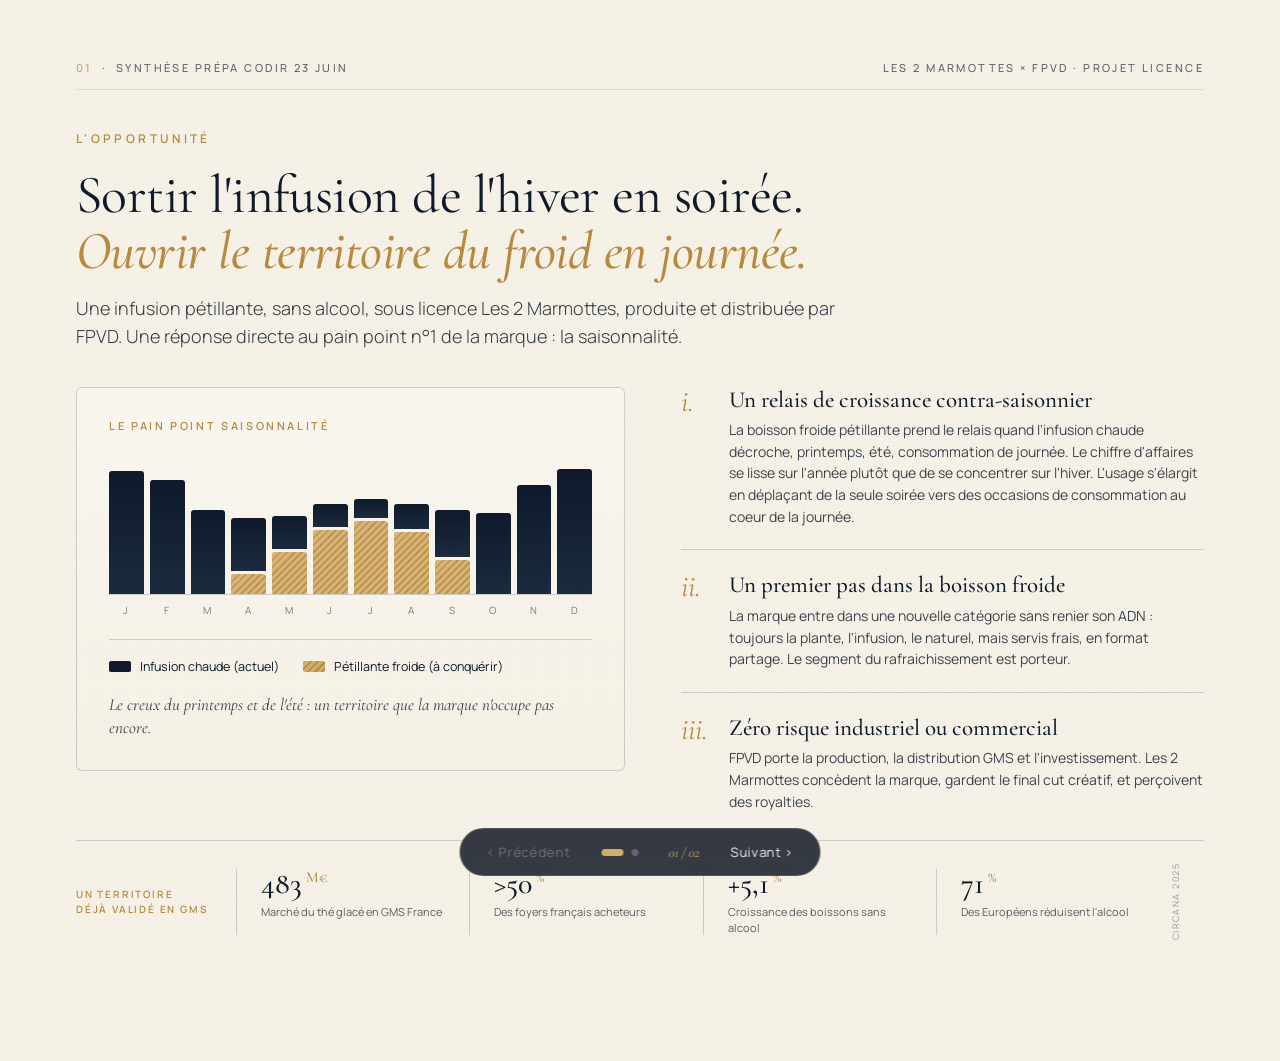
<file: PITCH-L2M/CODIR/index.html>
<!DOCTYPE html>
<html lang="fr">
<head>
<meta charset="UTF-8">
<meta name="viewport" content="width=device-width, initial-scale=1.0">
<title>Les 2 Marmottes × FPVD — Synthèse CODIR 23 juin</title>
<link rel="preconnect" href="https://fonts.googleapis.com">
<link rel="preconnect" href="https://fonts.gstatic.com" crossorigin>
<link href="https://fonts.googleapis.com/css2?family=Cormorant+Garamond:ital,wght@0,300;0,400;0,500;0,600;0,700;1,400;1,500&family=Manrope:wght@300;400;500;600;700&display=swap" rel="stylesheet">
<style>
  :root {
    --ink:        #0e1a2b;
    --ink-soft:   #1c2a3f;
    --paper:      #f6f1e6;
    --paper-warm: #efe7d3;
    --gold:       #b88a3e;
    --gold-soft:  #d4ac6a;
    --green:      #4a7c5e;
    --green-soft: #6fa380;
    --rule:       rgba(14, 26, 43, 0.18);
    --rule-on-dk: rgba(246, 241, 230, 0.22);
  }
  * { box-sizing: border-box; margin: 0; padding: 0; }
  html, body {
    background: #0a121f;
    font-family: 'Manrope', sans-serif;
    color: var(--ink);
    min-height: 100vh;
    overflow-x: hidden;
  }
  .deck { position: relative; width: 100%; min-height: 100vh; }
  .slide {
    width: 100%;
    min-height: 100vh;
    padding: 60px 76px 120px 76px;
    display: none;
    flex-direction: column;
    position: relative;
    overflow: hidden;
  }
  .slide.active { display: flex; }
  .slide-paper { background: var(--paper); color: var(--ink); }
  .slide-ink   { background: var(--ink);   color: var(--paper); }
  .slide-paper::before {
    content: ""; position: absolute; inset: 0;
    background-image: radial-gradient(rgba(14,26,43,.04) 1px, transparent 1px);
    background-size: 3px 3px; pointer-events: none; opacity: .6;
  }
  .slide-head {
    display: flex; justify-content: space-between; align-items: baseline;
    font-size: 11px; letter-spacing: .22em; text-transform: uppercase;
    font-weight: 500; opacity: .65; padding-bottom: 14px;
    border-bottom: 1px solid var(--rule); margin-bottom: 40px;
  }
  .slide-ink .slide-head { border-color: var(--rule-on-dk); }
  .slide-head .num { color: var(--gold); font-weight: 600; opacity: 1; }

  h1.display, h2.display, h3.display {
    font-family: 'Cormorant Garamond', serif; font-weight: 400;
    letter-spacing: -0.01em; line-height: 1.04;
  }
  h2.display { font-size: clamp(34px, 4.2vw, 58px); }
  .eyebrow {
    font-size: 12px; letter-spacing: .28em; text-transform: uppercase;
    font-weight: 600; color: var(--gold); margin-bottom: 20px;
  }
  .lead {
    font-size: 18px; line-height: 1.55; font-weight: 300;
    max-width: 760px; opacity: .85;
  }
  em.ie {
    font-family: 'Cormorant Garamond', serif; font-style: italic;
    font-weight: 500; color: var(--gold);
  }

  /* ---------- SLIDE 1 : OPPORTUNITÉ ---------- */
  .opp-top { margin-bottom: 36px; }
  .opp-top h2 { margin-bottom: 16px; }

  .opp-body {
    flex: 1;
    display: grid;
    grid-template-columns: 1.05fr 1fr;
    gap: 56px;
    align-items: start;
  }

  /* Saisonnalité visual */
  .season {
    border: 1px solid var(--rule);
    border-radius: 6px;
    padding: 30px 32px;
    background: linear-gradient(180deg, rgba(255,255,255,.4), transparent);
  }
  .season .tag {
    font-size: 11px; letter-spacing: .24em; text-transform: uppercase;
    font-weight: 600; color: var(--gold); margin-bottom: 22px;
  }
  .season-chart {
    display: flex; align-items: flex-end; gap: 6px;
    height: 140px; margin-bottom: 8px;
    border-bottom: 1px solid var(--rule);
    padding-bottom: 0;
  }
  .season-chart .moncol {
    flex: 1; display: flex; flex-direction: column;
    justify-content: flex-end; height: 100%; gap: 3px;
  }
  .bar {
    width: 100%; border-radius: 3px 3px 0 0;
  }
  .bar-hot { background: linear-gradient(180deg, var(--ink), var(--ink-soft)); }
  .bar-cold {
    background: repeating-linear-gradient(135deg, var(--gold), var(--gold) 2px, var(--gold-soft) 2px, var(--gold-soft) 5px);
    opacity: .9;
  }
  .season-labels {
    display: flex; gap: 6px; margin-top: 8px;
  }
  .season-labels span {
    flex: 1; text-align: center; font-size: 10px;
    letter-spacing: .08em; text-transform: uppercase; opacity: .55;
  }
  .season-legend {
    display: flex; gap: 24px; margin-top: 22px;
    padding-top: 18px; border-top: 1px solid var(--rule);
  }
  .season-legend .li { display: flex; align-items: center; gap: 9px; font-size: 12.5px; }
  .season-legend .sw { width: 22px; height: 11px; border-radius: 2px; }
  .sw-hot { background: var(--ink); }
  .sw-cold { background: repeating-linear-gradient(135deg, var(--gold), var(--gold) 2px, var(--gold-soft) 2px, var(--gold-soft) 5px); }
  .season-cap {
    font-family: 'Cormorant Garamond', serif; font-style: italic;
    font-size: 17px; margin-top: 18px; color: var(--ink); opacity: .82; line-height: 1.4;
  }

  .opp-points { display: flex; flex-direction: column; gap: 22px; }
  .opp-point {
    display: grid; grid-template-columns: 30px 1fr; gap: 18px;
    padding-bottom: 22px; border-bottom: 1px solid var(--rule);
  }
  .opp-point:last-child { border-bottom: none; padding-bottom: 0; }
  .opp-point .n {
    font-family: 'Cormorant Garamond', serif; font-style: italic;
    font-size: 30px; color: var(--gold); line-height: 1;
  }
  .opp-point .ttl {
    font-family: 'Cormorant Garamond', serif; font-size: 23px;
    font-weight: 500; margin-bottom: 6px; line-height: 1.15;
  }
  .opp-point .dsc { font-size: 14px; line-height: 1.55; opacity: .8; }

  /* Market data strip slide 1 */
  .market-strip {
    margin-top: 28px;
    padding-top: 22px;
    border-top: 1px solid var(--rule);
    display: flex;
    align-items: center;
    gap: 0;
  }
  .market-strip .ms-intro {
    font-size: 10px; letter-spacing: .18em; text-transform: uppercase;
    font-weight: 600; color: var(--gold); padding-right: 28px;
    max-width: 160px; line-height: 1.5;
  }
  .market-strip .ms-items {
    display: flex; flex: 1; gap: 0;
  }
  .market-strip .ms-item {
    flex: 1; padding: 0 24px; border-left: 1px solid var(--rule);
  }
  .market-strip .ms-item .v {
    font-family: 'Cormorant Garamond', serif; font-size: 30px;
    font-weight: 500; color: var(--ink); line-height: 1; margin-bottom: 5px;
  }
  .market-strip .ms-item .v sup { font-size: 15px; color: var(--gold); }
  .market-strip .ms-item .l {
    font-size: 11px; line-height: 1.4; opacity: .68;
  }
  .market-strip .ms-src {
    font-size: 9px; letter-spacing: .16em; text-transform: uppercase;
    opacity: .4; padding-left: 22px; writing-mode: vertical-rl; transform: rotate(180deg);
  }

  /* ---------- SLIDE 2 : RÉPONSES AUX DOUTES ---------- */
  .doubts-top { margin-bottom: 32px; }
  .doubts-top h2 { margin-bottom: 14px; }

  .doubts-grid {
    flex: 1;
    display: grid;
    grid-template-columns: 1fr 1fr;
    grid-template-rows: 1fr 1fr;
    gap: 1px;
    background: var(--rule-on-dk);
    border: 1px solid var(--rule-on-dk);
    border-radius: 6px;
    overflow: hidden;
  }
  .doubt {
    background: var(--ink);
    padding: 30px 34px;
    display: flex; flex-direction: column;
  }
  .doubt .head {
    display: flex; align-items: baseline; gap: 12px; margin-bottom: 16px;
  }
  .doubt .q-label {
    font-size: 10px; letter-spacing: .2em; text-transform: uppercase;
    font-weight: 600; color: var(--gold-soft);
    border: 1px solid rgba(212,172,106,.4); border-radius: 100px;
    padding: 4px 11px;
  }
  .doubt h3 {
    font-family: 'Cormorant Garamond', serif; font-size: 25px;
    font-weight: 500; color: var(--paper); line-height: 1.12; margin-bottom: 14px;
  }
  .doubt .doubt-q {
    font-size: 13px; font-style: italic; opacity: .6;
    color: var(--paper); margin-bottom: 16px; line-height: 1.45;
  }
  .doubt .answer {
    font-size: 14px; line-height: 1.58; color: var(--paper); opacity: .9;
    margin-top: auto;
  }
  .doubt .answer strong { color: var(--gold-soft); font-weight: 600; }

  .source-box {
    margin-top: 14px;
    padding: 11px 14px;
    background: rgba(212,172,106,.09);
    border-left: 2px solid var(--gold-soft);
    border-radius: 0 4px 4px 0;
  }
  .source-box .source-tag {
    font-size: 9px; letter-spacing: .2em; text-transform: uppercase;
    font-weight: 700; color: var(--gold-soft); margin-bottom: 6px;
  }
  .source-box p {
    font-size: 12.5px; line-height: 1.5; color: var(--paper); opacity: .82;
  }
  .source-box p strong { color: var(--gold-soft); font-weight: 700; }

  /* ladder for bottle/pricing */
  .ladder { display: flex; flex-direction: column; gap: 5px; margin-top: 6px; }
  .ladder .rung {
    display: flex; justify-content: space-between; align-items: center;
    font-size: 11.5px; color: var(--paper);
    padding: 5px 10px; border-radius: 3px;
  }
  .ladder .rung .lbl { opacity: .75; }
  .ladder .rung .val { font-weight: 600; color: var(--gold-soft); }
  .r1 { background: rgba(246,241,230,.05); }
  .r2 { background: rgba(246,241,230,.09); }
  .r3 { background: rgba(184,138,62,.22); }

  .closer-line {
    margin-top: 30px; padding-top: 26px; border-top: 1px solid var(--rule-on-dk);
    display: flex; justify-content: space-between; align-items: baseline;
  }
  .closer-line .ask {
    font-family: 'Cormorant Garamond', serif; font-style: italic;
    font-size: 22px; color: var(--paper); max-width: 720px; line-height: 1.3;
  }
  .closer-line .ask .accent { color: var(--gold-soft); }
  .closer-line .who {
    font-size: 11px; letter-spacing: .2em; text-transform: uppercase;
    opacity: .5; text-align: right; line-height: 1.6;
  }

  /* nav */
  .nav {
    position: fixed; bottom: 24px; left: 50%; transform: translateX(-50%);
    display: flex; align-items: center; gap: 14px; z-index: 100;
    background: rgba(10,18,31,.82); backdrop-filter: blur(10px);
    border: 1px solid rgba(246,241,230,.15); padding: 8px 16px;
    border-radius: 100px; color: var(--paper);
  }
  .nav button {
    background: transparent; border: none; color: var(--paper);
    font-family: 'Manrope', sans-serif; font-size: 13px; cursor: pointer;
    padding: 6px 10px; border-radius: 100px; transition: all .2s; letter-spacing: .05em;
  }
  .nav button:hover { background: rgba(246,241,230,.1); }
  .nav button:disabled { opacity: .3; cursor: default; }
  .nav .dots { display: flex; gap: 8px; padding: 0 8px; }
  .nav .dot { width: 7px; height: 7px; border-radius: 50%; background: rgba(246,241,230,.25); cursor: pointer; transition: all .2s; }
  .nav .dot.active { background: var(--gold-soft); width: 22px; border-radius: 4px; }
  .nav .counter { font-family: 'Cormorant Garamond', serif; font-style: italic; font-size: 14px; color: var(--gold-soft); padding: 0 4px; min-width: 46px; text-align: center; }

  @media print {
    body { background: white; }
    .slide { display: flex !important; page-break-after: always; min-height: 100vh; }
    .nav { display: none; }
  }
</style>
</head>
<body>
<div class="deck">

  <!-- ============ SLIDE 1 — OPPORTUNITÉ ============ -->
  <section class="slide slide-paper active" data-slide="1">
    <div class="slide-head">
      <span><span class="num">01</span> &nbsp;·&nbsp; Synthèse prépa CODIR 23 juin</span>
      <span>Les 2 Marmottes × FPVD · Projet licence</span>
    </div>

    <div class="opp-top">
      <div class="eyebrow">L'opportunité</div>
      <h2 class="display">Sortir l'infusion de l'hiver en soirée.<br><em class="ie">Ouvrir le territoire du froid en journée.</em></h2>
      <p class="lead">Une infusion pétillante, sans alcool, sous licence Les 2 Marmottes, produite et distribuée par FPVD. Une réponse directe au pain point n°1 de la marque&nbsp;: la saisonnalité.</p>
    </div>

    <div class="opp-body">

      <div class="season">
        <div class="tag">Le pain point saisonnalité</div>
        <div class="season-chart">
          <div class="moncol"><div class="bar bar-hot" style="height:88%"></div></div>
          <div class="moncol"><div class="bar bar-hot" style="height:82%"></div></div>
          <div class="moncol"><div class="bar bar-hot" style="height:60%"></div></div>
          <div class="moncol"><div class="bar bar-hot" style="height:38%"></div><div class="bar bar-cold" style="height:14%"></div></div>
          <div class="moncol"><div class="bar bar-hot" style="height:24%"></div><div class="bar bar-cold" style="height:30%"></div></div>
          <div class="moncol"><div class="bar bar-hot" style="height:16%"></div><div class="bar bar-cold" style="height:46%"></div></div>
          <div class="moncol"><div class="bar bar-hot" style="height:14%"></div><div class="bar bar-cold" style="height:52%"></div></div>
          <div class="moncol"><div class="bar bar-hot" style="height:18%"></div><div class="bar bar-cold" style="height:44%"></div></div>
          <div class="moncol"><div class="bar bar-hot" style="height:34%"></div><div class="bar bar-cold" style="height:24%"></div></div>
          <div class="moncol"><div class="bar bar-hot" style="height:58%"></div></div>
          <div class="moncol"><div class="bar bar-hot" style="height:78%"></div></div>
          <div class="moncol"><div class="bar bar-hot" style="height:90%"></div></div>
        </div>
        <div class="season-labels">
          <span>J</span><span>F</span><span>M</span><span>A</span><span>M</span><span>J</span><span>J</span><span>A</span><span>S</span><span>O</span><span>N</span><span>D</span>
        </div>
        <div class="season-legend">
          <div class="li"><span class="sw sw-hot"></span> Infusion chaude (actuel)</div>
          <div class="li"><span class="sw sw-cold"></span> Pétillante froide (à conquérir)</div>
        </div>
        <div class="season-cap">Le creux du printemps et de l'été&nbsp;: un territoire que la marque n'occupe pas encore.</div>
      </div>

      <div class="opp-points">
        <div class="opp-point">
          <div class="n">i.</div>
          <div>
            <div class="ttl">Un relais de croissance contra-saisonnier</div>
            <div class="dsc">La boisson froide pétillante prend le relais quand l'infusion chaude décroche, printemps, été, consommation de journée. Le chiffre d'affaires se lisse sur l'année plutôt que de se concentrer sur l'hiver. L'usage s'élargit en déplaçant de la seule soirée vers des occasions de consommation au coeur de la journée.</div>
          </div>
        </div>
        <div class="opp-point">
          <div class="n">ii.</div>
          <div>
            <div class="ttl">Un premier pas dans la boisson froide</div>
            <div class="dsc">La marque entre dans une nouvelle catégorie sans renier son ADN&nbsp;: toujours la plante, l'infusion, le naturel, mais servis frais, en format partage. Le segment du rafraichissement est porteur.</div>
          </div>
        </div>
        <div class="opp-point">
          <div class="n">iii.</div>
          <div>
            <div class="ttl">Zéro risque industriel ou commercial</div>
            <div class="dsc">FPVD porte la production, la distribution GMS et l'investissement. Les 2 Marmottes concèdent la marque, gardent le final cut créatif, et perçoivent des royalties.</div>
          </div>
        </div>
      </div>

    </div>

    <div class="market-strip">
      <div class="ms-intro">Un territoire déjà validé en GMS</div>
      <div class="ms-items">
        <div class="ms-item">
          <div class="v">483<sup> M€</sup></div>
          <div class="l">Marché du thé glacé en GMS France</div>
        </div>
        <div class="ms-item">
          <div class="v">&gt;50<sup> %</sup></div>
          <div class="l">Des foyers français acheteurs</div>
        </div>
        <div class="ms-item">
          <div class="v">+5,1<sup> %</sup></div>
          <div class="l">Croissance des boissons sans alcool</div>
        </div>
        <div class="ms-item">
          <div class="v">71<sup> %</sup></div>
          <div class="l">Des Européens réduisent l'alcool</div>
        </div>
      </div>
      <div class="ms-src">Circana 2025</div>
    </div>
  </section>

  <!-- ============ SLIDE 2 — RÉPONSES AUX DOUTES ============ -->
  <section class="slide slide-ink" data-slide="2">
    <div class="slide-head">
      <span><span class="num">02</span> &nbsp;·&nbsp; Synthèse prépa CODIR 23 juin</span>
      <span>Lever les doutes</span>
    </div>

    <div class="doubts-top">
      <div class="eyebrow" style="color: var(--gold-soft);">Les 4 freins évoqués et nos réponses</div>
      <h2 class="display" style="color: var(--paper);">Chaque frein a <em class="ie">une réponse claire.</em></h2>
    </div>

    <div class="doubts-grid">

      <div class="doubt">
        <div class="head"><span class="q-label">Frein 1, Brand safety</span></div>
        <h3>Le naturel reste<br>la ligne directrice.</h3>
        <div class="doubt-q">« Une boisson pétillante dans cet univers / catégorie / packaging, peut-elle diluer notre image santé / naturel&nbsp;? »</div>
        <div class="answer"><strong>Sans arôme ajouté, sans additif</strong>, recette co-construite avec vos Maîtres infuseurs, sur base d'infusions et d'extraits de plantes. Sans alcool, sans process complexe de transformation. Bouteille & MS pensée dans l'esprit RSE de la marque. Votre argument santé n'est pas dilué&nbsp;: il est porté dans un nouveau moment de consommation avec un niveau supérieur de sophistication.</div>
      </div>

      <div class="doubt">
        <div class="head"><span class="q-label">Frein 2, Cible conso et existence marché</span></div>
        <h3>Un produit / format qui<br>rajeunit la cible</h3>
        <div class="doubt-q">« Notre cœur de cible a +50 ans. Comment toucher plus jeune&nbsp;? »</div>
        <div class="answer">La bouteille pétillante partagée, servie fraîche, parle naturellement à une clientèle <strong>rajeunit et plus curieuse</strong>apéritif sans alcool, repas, moments conviviaux. Un <strong>recrutement</strong> sans abandonner le socle fidèle de l'infusion chaude.</div>
        <div class="source-box">
          <div class="source-tag">Source Circana 2025</div>
          <p><strong>71 %</strong> des Européens réduisent leur consommation d'alcool · sans alcool <strong>+5,1 %</strong>. Plébiscité car plus rafraîchissant (55 %), plus naturel &amp; végétal (27 %), aligné au mode de vie (21 %).</p>
        </div>
      </div>

      <div class="doubt">
        <div class="head"><span class="q-label">Frein 3, Type de bouteille</span></div>
        <h3>Le contenant fait<br>la valeur perçue.</h3>
        <div class="doubt-q">« La bouteille type vin est-elle cohérente avec notre univers&nbsp;? »</div>
        <div class="answer" style="margin-top: 14px;">Le format champenois <strong>justifie un PMC premium</strong>. La valeur perçue suit le contenant&nbsp;:
          <div class="ladder">
            <div class="rung r1"><span class="lbl">Eau aromatisée</span><span class="val">€</span></div>
            <div class="rung r2"><span class="lbl">BRSA / soft</span><span class="val">€€</span></div>
            <div class="rung r3"><span class="lbl">Boisson hybride en bouteille viti</span><span class="val">€€€</span></div>
          </div>
        </div>
      </div>

      <div class="doubt">
        <div class="head"><span class="q-label">Frein 4, Faisabilité et distribution</span></div>
        <h3>Tout est prêt<br>côté FPVD.</h3>
        <div class="doubt-q">« Le projet est-il réellement activable, et vite&nbsp;? »</div>
        <div class="answer">Outil industriel, R&amp;D recette collaborative, accès catégorie via les accords nationaux <strong>Veuve Ambal</strong> (DN&nbsp;48 / DV&nbsp;79), conseils juridiques mobilisés. Projet porté personnellement par <strong>Aurélien Piffaut</strong>, Président du Directoire. FPVD porterait la distribution dans son réseau tel qu'évoqué (1 DN, 3 CC, 4 DR, 35 CS). Une décision de principe, et l'exécution démarre.</div>
      </div>

    </div>

    <div class="closer-line">
      <div class="ask">Ce que nous demandons au CODIR&nbsp;: <span class="accent">un feu vert de principe</span> pour entrer en négociation formelle sur les termes de la licence, design pack via votre agence, contrat de distribution etc...</div>
      <div class="who">Famille Piffaut Vins & Domaines<br>Relance prévue mi-juillet</div>
    </div>
  </section>

</div>

<nav class="nav">
  <button id="prev">‹ Précédent</button>
  <div class="dots">
    <div class="dot active" data-go="1"></div>
    <div class="dot" data-go="2"></div>
  </div>
  <span class="counter"><span id="cur">01</span> / 02</span>
  <button id="next">Suivant ›</button>
</nav>

<script>
  const slides = document.querySelectorAll('.slide');
  const dots = document.querySelectorAll('.dot');
  const prev = document.getElementById('prev');
  const next = document.getElementById('next');
  const cur = document.getElementById('cur');
  let i = 0; const N = slides.length;
  function go(n){
    i = Math.max(0, Math.min(N-1, n));
    slides.forEach((s,k)=>s.classList.toggle('active', k===i));
    dots.forEach((d,k)=>d.classList.toggle('active', k===i));
    cur.textContent = String(i+1).padStart(2,'0');
    prev.disabled = i===0; next.disabled = i===N-1;
    window.scrollTo({top:0, behavior:'instant'});
  }
  prev.addEventListener('click',()=>go(i-1));
  next.addEventListener('click',()=>go(i+1));
  dots.forEach(d=>d.addEventListener('click',e=>go(parseInt(e.target.dataset.go)-1)));
  document.addEventListener('keydown',e=>{
    if(e.key==='ArrowRight'||e.key===' '||e.key==='PageDown') go(i+1);
    if(e.key==='ArrowLeft'||e.key==='PageUp') go(i-1);
    if(e.key==='Home') go(0);
    if(e.key==='End') go(N-1);
  });
  go(0);
</script>
</body>
</html>
</file>
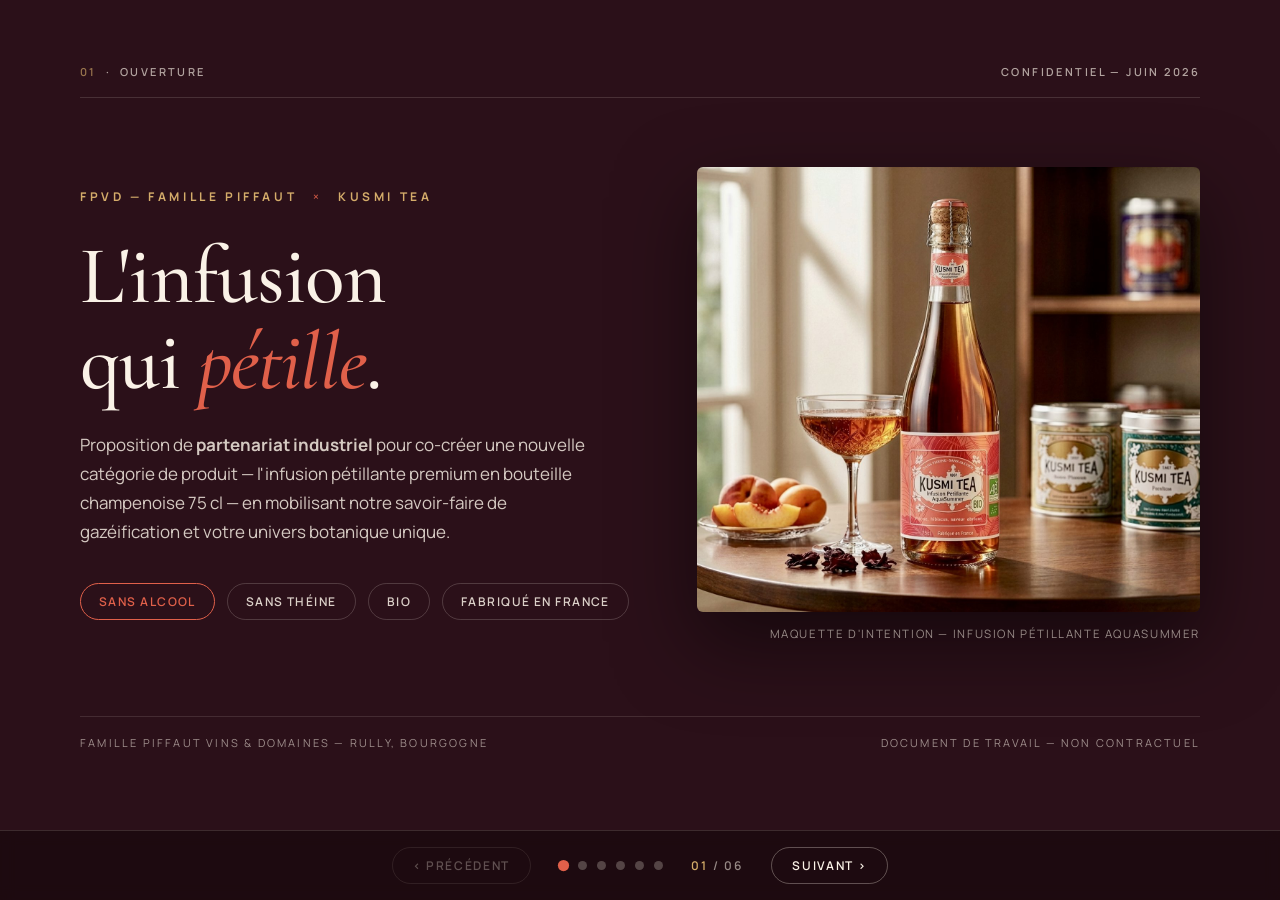
<file: PITCH-KT/pitch_FPVD_KusmiTea_v4.html>
<!DOCTYPE html>
<html lang="fr">
<head>
<meta charset="UTF-8">
<meta name="viewport" content="width=device-width, initial-scale=1.0">
<title>FPVD × Kusmi Tea — Proposition de partenariat industriel</title>
<link rel="preconnect" href="https://fonts.googleapis.com">
<link rel="preconnect" href="https://fonts.gstatic.com" crossorigin>
<link href="https://fonts.googleapis.com/css2?family=Cormorant+Garamond:ital,wght@0,300;0,400;0,500;0,600;0,700;1,400;1,500&family=Manrope:wght@300;400;500;600;700&display=swap" rel="stylesheet">
<style>
  :root {
    --ink:        #2b1019;   /* hibiscus profond — l'encre Kusmi */
    --ink-soft:   #3c1a25;
    --paper:      #faf2e7;   /* crème chaude */
    --paper-warm: #f3e7d4;
    --coral:      #e0604a;   /* corail AquaSummer */
    --hibiscus:   #c2403a;
    --gold:       #b88a3e;   /* l'or champenois — fil rouge FPVD */
    --gold-soft:  #d4ac6a;
    --rule:       rgba(43, 16, 25, 0.16);
    --rule-on-dk: rgba(250, 242, 231, 0.22);
  }

  * { box-sizing: border-box; margin: 0; padding: 0; }

  html, body {
    background: #1d0a10;
    font-family: 'Manrope', sans-serif;
    color: var(--ink);
    min-height: 100vh;
    overflow-x: hidden;
  }

  .deck { position: relative; width: 100%; min-height: 100vh; }

  .slide {
    width: 100%;
    min-height: 100vh;
    padding: 64px 80px 150px;
    display: none;
    flex-direction: column;
    position: relative;
    overflow: hidden;
  }
  .slide.active { display: flex; }

  .slide-paper { background: var(--paper); color: var(--ink); }
  .slide-ink   { background: var(--ink);   color: var(--paper); }

  .slide-paper::before {
    content: "";
    position: absolute; inset: 0;
    background-image: radial-gradient(rgba(43,16,25,.04) 1px, transparent 1px);
    background-size: 3px 3px;
    pointer-events: none;
    opacity: .6;
  }

  /* ====== HEADER STRIP ====== */
  .slide-head {
    display: flex;
    justify-content: space-between;
    align-items: baseline;
    font-size: 11px;
    letter-spacing: .22em;
    text-transform: uppercase;
    font-weight: 600;
    opacity: .65;
    padding-bottom: 18px;
    margin-bottom: 38px;
    border-bottom: 1px solid var(--rule);
    position: relative;
    z-index: 2;
  }
  .slide-ink .slide-head { border-bottom-color: var(--rule-on-dk); }
  .slide-head .num { color: var(--coral); }
  .slide-ink .slide-head .num { color: var(--gold-soft); }

  .display {
    font-family: 'Cormorant Garamond', serif;
    font-weight: 500;
    line-height: 1.05;
    letter-spacing: -0.01em;
  }
  .display em { font-style: italic; font-weight: 500; }

  .eyebrow {
    font-size: 11px;
    letter-spacing: .28em;
    text-transform: uppercase;
    font-weight: 700;
    color: var(--hibiscus);
    margin-bottom: 16px;
  }
  .slide-ink .eyebrow { color: var(--coral); }

  .lead {
    font-size: 17px;
    line-height: 1.65;
    font-weight: 400;
    max-width: 700px;
  }

  /* ============ SLIDE 1 — COVER ============ */
  .cover {
    display: grid;
    grid-template-columns: 1.05fr .95fr;
    gap: 60px;
    align-items: center;
    flex: 1;
    position: relative;
    z-index: 2;
  }
  .cover-brandline {
    font-size: 12px;
    letter-spacing: .3em;
    text-transform: uppercase;
    font-weight: 700;
    color: var(--gold-soft);
    margin-bottom: 28px;
  }
  .cover-brandline .x { color: var(--coral); margin: 0 10px; font-weight: 400; }
  .cover h1 {
    font-size: clamp(52px, 6.4vw, 88px);
    margin-bottom: 26px;
  }
  .cover h1 em { color: var(--coral); }
  .cover .sub {
    font-size: 17px;
    line-height: 1.7;
    opacity: .82;
    max-width: 520px;
    margin-bottom: 36px;
  }
  .cover-tags { display: flex; gap: 12px; flex-wrap: wrap; }
  .cover-tag {
    border: 1px solid var(--rule-on-dk);
    border-radius: 100px;
    padding: 9px 18px;
    font-size: 12px;
    letter-spacing: .12em;
    text-transform: uppercase;
    font-weight: 600;
    opacity: .85;
  }
  .cover-tag.hot { border-color: var(--coral); color: var(--coral); opacity: 1; }

  .cover-visual { position: relative; }
  .cover-visual img {
    width: 100%;
    border-radius: 6px;
    display: block;
    box-shadow: 0 30px 80px rgba(0,0,0,.5);
  }
  .cover-visual .caption {
    margin-top: 14px;
    font-size: 11.5px;
    letter-spacing: .14em;
    text-transform: uppercase;
    opacity: .55;
    text-align: right;
  }

  .cover-foot {
    position: relative;
    z-index: 2;
    margin-top: 44px;
    padding-top: 18px;
    border-top: 1px solid var(--rule-on-dk);
    display: flex;
    justify-content: space-between;
    font-size: 11px;
    letter-spacing: .2em;
    text-transform: uppercase;
    opacity: .55;
  }

  /* ============ SLIDE 2 — DEUX MAISONS ============ */
  .maisons {
    display: grid;
    grid-template-columns: 1fr 1fr;
    gap: 54px;
    flex: 1;
    position: relative;
    z-index: 2;
  }
  .maison .since {
    font-size: 12px;
    letter-spacing: .18em;
    text-transform: uppercase;
    font-weight: 600;
    color: var(--hibiscus);
    margin: 10px 0 18px;
  }
  .maison p {
    font-size: 15.5px;
    line-height: 1.7;
    opacity: .88;
  }
  .maison p + p { margin-top: 12px; }
  .kpis {
    display: grid;
    grid-template-columns: 1fr 1fr;
    gap: 1px;
    background: var(--rule);
    border: 1px solid var(--rule);
    margin-top: 26px;
  }
  .kpi {
    background: var(--paper);
    padding: 20px 18px;
  }
  .kpi .v {
    font-family: 'Cormorant Garamond', serif;
    font-size: 36px;
    font-weight: 600;
    line-height: 1;
    color: var(--ink);
  }
  .kpi .v sup { font-size: 18px; color: var(--hibiscus); }
  .kpi .v .sep { color: var(--hibiscus); margin: 0 6px; }
  .kpi .l {
    font-size: 11.5px;
    letter-spacing: .06em;
    text-transform: uppercase;
    font-weight: 600;
    opacity: .6;
    margin-top: 8px;
    line-height: 1.4;
  }
  .family-band {
    position: relative;
    z-index: 2;
    margin-top: 40px;
    border-left: 3px solid var(--gold);
    background: var(--paper-warm);
    padding: 22px 28px;
    font-family: 'Cormorant Garamond', serif;
    font-size: 20px;
    font-style: italic;
    line-height: 1.5;
  }
  .family-band strong { font-style: normal; font-weight: 600; }

  /* ============ SLIDE 3 — TRIPTYQUE ============ */
  .triptyque {
    display: grid;
    grid-template-columns: 1fr 1fr 1fr;
    gap: 40px;
    margin-top: 38px;
    position: relative;
    z-index: 2;
  }
  .col .roman {
    font-family: 'Cormorant Garamond', serif;
    font-size: 46px;
    font-weight: 300;
    color: var(--hibiscus);
    line-height: 1;
    margin-bottom: 12px;
  }
  .col-tag {
    display: inline-block;
    font-size: 10.5px;
    letter-spacing: .16em;
    text-transform: uppercase;
    font-weight: 700;
    padding: 5px 12px;
    border-radius: 100px;
    margin-bottom: 14px;
  }
  .tag-yes { background: rgba(184,138,62,.14); color: var(--gold); }
  .col h3 {
    font-family: 'Cormorant Garamond', serif;
    font-size: 25px;
    font-weight: 600;
    line-height: 1.2;
    margin-bottom: 12px;
  }
  .col p { font-size: 14.5px; line-height: 1.68; opacity: .86; }

  .transition-band {
    position: relative;
    z-index: 2;
    margin-top: 44px;
    border: 1px solid var(--rule);
    background: var(--paper-warm);
    padding: 30px 36px;
    display: grid;
    grid-template-columns: .85fr 1.15fr;
    gap: 36px;
    align-items: center;
  }
  .tb-question {
    font-family: 'Cormorant Garamond', serif;
    font-size: 29px;
    font-weight: 600;
    line-height: 1.25;
  }
  .tb-question .accent { color: var(--hibiscus); font-style: italic; }
  .tb-answer p { font-size: 14.5px; line-height: 1.7; opacity: .9; }
  .tb-answer p + p { margin-top: 10px; }

  /* ============ SLIDE — L'OPPORTUNITÉ ============ */
  .opp-grid {
    display: grid;
    grid-template-columns: 1fr 1fr 1fr;
    gap: 1px;
    background: var(--rule);
    border: 1px solid var(--rule);
    margin-top: 30px;
    position: relative;
    z-index: 2;
  }
  .opp-cell {
    background: var(--paper);
    padding: 22px 24px;
  }
  .opp-cell .opp-tag {
    font-size: 10.5px;
    letter-spacing: .16em;
    text-transform: uppercase;
    font-weight: 700;
    color: var(--hibiscus);
    margin-bottom: 12px;
  }
  .opp-cell h3 {
    font-family: 'Cormorant Garamond', serif;
    font-size: 22px;
    font-weight: 600;
    line-height: 1.2;
    margin-bottom: 10px;
  }
  .opp-cell p { font-size: 13.5px; line-height: 1.6; opacity: .86; }
  .opp-cell p strong { font-weight: 600; }
  .opp-stats {
    display: flex;
    gap: 14px;
    margin-top: 14px;
    flex-wrap: wrap;
  }
  .opp-stat .sv {
    font-family: 'Cormorant Garamond', serif;
    font-size: 30px;
    font-weight: 600;
    line-height: 1;
    color: var(--coral);
  }
  .opp-stat .sl {
    font-size: 10.5px;
    letter-spacing: .04em;
    opacity: .6;
    margin-top: 4px;
    line-height: 1.3;
    font-weight: 600;
  }
  .opp-conclusion {
    position: relative;
    z-index: 2;
    margin-top: 34px;
    border-left: 3px solid var(--gold);
    background: var(--paper-warm);
    padding: 22px 30px;
    font-family: 'Cormorant Garamond', serif;
    font-size: 22px;
    line-height: 1.4;
  }
  .opp-conclusion strong { font-weight: 600; color: var(--hibiscus); }

  /* ============ SLIDE 4 — PROPOSITION ============ */
  .deal-frame {
    display: grid;
    grid-template-columns: .9fr 1.1fr;
    gap: 60px;
    flex: 1;
    align-items: center;
    position: relative;
    z-index: 2;
  }
  .deal-text h2 { font-size: clamp(38px, 4.4vw, 58px); }
  .deal-text h2 em { color: var(--coral); }
  .deal-card {
    border: 1px solid var(--rule-on-dk);
    background: rgba(250,242,231,.045);
    border-radius: 6px;
    padding: 8px 0;
  }
  .deal-row {
    display: grid;
    grid-template-columns: 56px 1fr;
    gap: 4px;
    padding: 26px 32px;
  }
  .deal-row + .deal-row { border-top: 1px solid var(--rule-on-dk); }
  .deal-row .num-r {
    font-family: 'Cormorant Garamond', serif;
    font-size: 27px;
    font-style: italic;
    color: var(--gold-soft);
  }
  .deal-row .ttl {
    font-size: 13px;
    letter-spacing: .16em;
    text-transform: uppercase;
    font-weight: 700;
    margin-bottom: 8px;
    color: var(--paper);
  }
  .deal-row .desc {
    font-size: 14.5px;
    line-height: 1.68;
    opacity: .82;
  }

  /* ============ SLIDE — BÉNÉFICES KUSMI ============ */
  .benefits {
    display: grid;
    grid-template-columns: repeat(3, 1fr);
    gap: 1px;
    background: var(--rule-on-dk);
    border: 1px solid var(--rule-on-dk);
    margin-top: 30px;
    position: relative;
    z-index: 2;
  }
  .benefit {
    background: var(--ink);
    padding: 24px 26px;
  }
  .benefit .bn {
    font-family: 'Cormorant Garamond', serif;
    font-size: 30px;
    font-weight: 300;
    color: var(--coral);
    line-height: 1;
    margin-bottom: 12px;
  }
  .benefit h3 {
    font-family: 'Cormorant Garamond', serif;
    font-size: 21px;
    font-weight: 600;
    line-height: 1.18;
    margin-bottom: 9px;
    color: var(--gold-soft);
  }
  .benefit p { font-size: 13.5px; line-height: 1.58; opacity: .82; }
  .ladder {
    position: relative;
    z-index: 2;
    margin-top: 30px;
    display: flex;
    align-items: stretch;
    border: 1px solid var(--rule-on-dk);
    border-radius: 6px;
    overflow: hidden;
  }
  .ladder-step {
    flex: 1;
    padding: 18px 22px;
    display: flex;
    flex-direction: column;
    justify-content: center;
  }
  .ladder-step + .ladder-step { border-left: 1px solid var(--rule-on-dk); }
  .ladder-step .ls-lvl {
    font-size: 10.5px;
    letter-spacing: .14em;
    text-transform: uppercase;
    font-weight: 700;
    opacity: .55;
    margin-bottom: 5px;
  }
  .ladder-step .ls-ttl {
    font-family: 'Cormorant Garamond', serif;
    font-size: 18px;
    font-weight: 600;
  }
  .ladder-step .ls-sub { font-size: 11.5px; opacity: .6; margin-top: 3px; }
  .ladder-step.peak { background: rgba(224,96,74,.16); }
  .ladder-step.peak .ls-lvl { color: var(--coral); opacity: 1; }
  .ladder-step.peak .ls-ttl { color: var(--coral); }

  /* ============ SLIDE 5 — POURQUOI VOUS ============ */
  .why-grid {
    display: grid;
    grid-template-columns: 1fr 1fr;
    gap: 1px;
    background: var(--rule-on-dk);
    border: 1px solid var(--rule-on-dk);
    margin-top: 34px;
    position: relative;
    z-index: 2;
  }
  .why-cell {
    background: var(--ink);
    padding: 28px 32px;
  }
  .why-cell h3 {
    font-family: 'Cormorant Garamond', serif;
    font-size: 23px;
    font-weight: 600;
    margin-bottom: 10px;
    color: var(--gold-soft);
  }
  .why-cell p { font-size: 14.5px; line-height: 1.66; opacity: .8; }

  .closer {
    position: relative;
    z-index: 2;
    margin-top: 48px;
    padding-top: 34px;
    border-top: 1px solid var(--rule-on-dk);
    display: grid;
    grid-template-columns: 1.3fr .7fr;
    gap: 50px;
    align-items: end;
  }
  .closer .quote {
    font-family: 'Cormorant Garamond', serif;
    font-size: clamp(28px, 3.2vw, 40px);
    font-style: italic;
    font-weight: 500;
    line-height: 1.3;
  }
  .closer .quote .accent { color: var(--coral); }
  .closer .sig {
    text-align: right;
    font-size: 13px;
    letter-spacing: .14em;
    text-transform: uppercase;
    font-weight: 600;
    line-height: 2;
    opacity: .85;
  }

  /* ============ NAV ============ */
  .nav {
    position: fixed;
    bottom: 0; left: 0; right: 0;
    background: rgba(29,10,16,.92);
    backdrop-filter: blur(8px);
    border-top: 1px solid rgba(250,242,231,.14);
    display: flex;
    align-items: center;
    justify-content: center;
    gap: 28px;
    padding: 16px 30px;
    z-index: 50;
  }
  .nav button {
    background: none;
    border: 1px solid rgba(250,242,231,.3);
    color: var(--paper);
    font-family: 'Manrope', sans-serif;
    font-size: 12px;
    letter-spacing: .14em;
    text-transform: uppercase;
    font-weight: 600;
    padding: 9px 20px;
    border-radius: 100px;
    cursor: pointer;
    transition: all .2s;
  }
  .nav button:hover:not(:disabled) { border-color: var(--coral); color: var(--coral); }
  .nav button:disabled { opacity: .3; cursor: default; }
  .dots { display: flex; gap: 10px; }
  .dot {
    width: 9px; height: 9px;
    border-radius: 50%;
    background: rgba(250,242,231,.25);
    cursor: pointer;
    transition: all .2s;
  }
  .dot.active { background: var(--coral); transform: scale(1.25); }
  .counter {
    font-size: 12px;
    letter-spacing: .18em;
    color: rgba(250,242,231,.55);
    font-weight: 600;
  }
  .counter #cur { color: var(--gold-soft); }

  @media (max-width: 1000px) {
    .slide { padding: 44px 30px 150px; }
    .cover, .maisons, .deal-frame, .triptyque, .transition-band, .why-grid, .closer { grid-template-columns: 1fr; }
    .closer .sig { text-align: left; }
  }
  @media (prefers-reduced-motion: reduce) {
    * { transition: none !important; }
  }
</style>
</head>
<body>

<div class="deck">

  <!-- ============ SLIDE 1 — COVER ============ -->
  <section class="slide slide-ink active" data-slide="1">
    <div class="slide-head">
      <span><span class="num">01</span> &nbsp;·&nbsp; Ouverture</span>
      <span>Confidentiel — Juin 2026</span>
    </div>

    <div class="cover">
      <div>
        <div class="cover-brandline">FPVD — Famille Piffaut <span class="x">×</span> Kusmi Tea</div>
        <h1 class="display">L'infusion<br>qui <em>pétille</em>.</h1>
        <p class="sub">Proposition de <strong>partenariat industriel</strong> pour co-créer une nouvelle catégorie de produit — l'infusion pétillante premium en bouteille champenoise 75&nbsp;cl — en mobilisant notre savoir-faire de gazéification et votre univers botanique unique.</p>
        <div class="cover-tags">
          <span class="cover-tag hot">Sans alcool</span>
          <span class="cover-tag">Sans théine</span>
          <span class="cover-tag">Bio</span>
          <span class="cover-tag">Fabriqué en France</span>
        </div>
      </div>
      <div class="cover-visual">
        <img src="[data-uri]" alt="Kusmi Tea — Infusion Pétillante AquaSummer, bouteille champenoise 75 cl">
        <div class="caption">Maquette d'intention — Infusion Pétillante AquaSummer</div>
      </div>
    </div>

    <div class="cover-foot">
      <span>Famille Piffaut Vins &amp; Domaines — Rully, Bourgogne</span>
      <span>Document de travail — non contractuel</span>
    </div>
  </section>

  <!-- ============ SLIDE 2 — DEUX MAISONS ============ -->
  <section class="slide slide-paper" data-slide="2">
    <div class="slide-head">
      <span><span class="num">02</span> &nbsp;·&nbsp; Qui nous sommes</span>
      <span>Deux maisons nées au XIX<sup>e</sup> siècle</span>
    </div>

    <div class="eyebrow">Le porteur du projet</div>
    <h2 class="display" style="font-size: clamp(34px, 4vw, 50px); margin-bottom: 34px;">Une famille, six Maisons,<br>et le premier Crémant de Bourgogne.</h2>

    <div class="maisons">
      <div class="maison">
        <h2 class="display" style="font-size: 44px;">FPVD</h2>
        <div class="since">Famille Piffaut Vins &amp; Domaines — depuis 1820, à Rully en Bourgogne</div>
        <p>Acteur majeur des vins et spiritueux de Bourgogne, FPVD réunit six Maisons sous une bannière commune et un ancrage familial qui traverse les générations. Top&nbsp;5 de l'effervescent d'appellation en France.</p>
        <div class="kpis">
          <div class="kpi">
            <div class="v">110<sup>+M€</sup></div>
            <div class="l">Chiffre d'affaires consolidé</div>
          </div>
          <div class="kpi">
            <div class="v">6</div>
            <div class="l">Maisons</div>
          </div>
          <div class="kpi">
            <div class="v">6<sup>e</sup></div>
            <div class="l">Génération familiale</div>
          </div>
          <div class="kpi">
            <div class="v">Top&nbsp;5</div>
            <div class="l">Effervescent d'appellation France</div>
          </div>
        </div>
      </div>

      <div class="maison">
        <h2 class="display" style="font-size: 44px;">Veuve Ambal</h2>
        <div class="since">Pionnière du Crémant de Bourgogne — fondée en 1898</div>
        <p>Marque amirale du groupe sur l'effervescent. Premier producteur de Crémant de Bourgogne, distribution GMS nationale solidement installée, accords nationaux renouvelés sur l'effervescent, force de vente partagée <strong>CJW</strong> — chefs de secteur déployés sur toute la France.</p>
        <div class="kpis">
          <div class="kpi">
            <div class="v">1<sup>er</sup></div>
            <div class="l">Producteur de Crémant de Bourgogne</div>
          </div>
          <div class="kpi">
            <div class="v">220<sup>ha</sup></div>
            <div class="l">De vignes en propre</div>
          </div>
          <div class="kpi">
            <div class="v">2<sup>M</sup></div>
            <div class="l">Bouteilles / an en GMS</div>
          </div>
          <div class="kpi">
            <div class="v">DN&nbsp;48<span class="sep">·</span>DV&nbsp;79</div>
            <div class="l">Indicateurs GMS — VMH 6,5</div>
          </div>
        </div>
      </div>
    </div>

    <div class="family-band">
      Une entreprise familiale dirigée par <strong>Aurélien Piffaut</strong>, sixième génération et Président du Directoire — qui porte personnellement ce projet de licence. <strong>L'ambition vient de la tête du groupe.</strong>
    </div>
  </section>

  <!-- ============ SLIDE 3 — L'OPPORTUNITÉ ============ -->
  <section class="slide slide-paper" data-slide="3">
    <div class="slide-head">
      <span><span class="num">03</span> &nbsp;·&nbsp; L'opportunité</span>
      <span>Le thé sort de sa consommation traditionnelle</span>
    </div>

    <div class="eyebrow">Le constat marché</div>
    <h2 class="display" style="font-size: clamp(32px, 3.8vw, 48px); margin-bottom: 6px;">Une catégorie qui se crée —<br><em style="color: var(--hibiscus);">à la croisée du premium, du sans-alcool et du bien-être.</em></h2>

    <div class="opp-grid">
      <div class="opp-cell">
        <div class="opp-tag">01 · Le marché</div>
        <h3>Le RTD Tea se premiumise</h3>
        <p>Le thé prêt-à-boire est porté par trois moteurs&nbsp;: plus sain, plus pratique, plus de nouveauté gustative. La demande va au premium, naturel, bio, aux profils aromatiques sophistiqués. <strong>La valeur vient de la montée en gamme, pas du volume.</strong></p>
      </div>

      <div class="opp-cell">
        <div class="opp-tag">02 · Les occasions</div>
        <h3>De marque de thé<br>à marque de boisson</h3>
        <p>Kusmi occupe le petit-déjeuner, la pause, l'après-midi, le rituel à domicile. Une infusion pétillante ouvre <strong>l'apéritif, le repas, le brunch, l'événementiel, l'hôtellerie et les lieux lifestyle</strong> — de nouvelles occasions de consommation.</p>
      </div>

      <div class="opp-cell">
        <div class="opp-tag">03 · Le signal fort</div>
        <h3>Le phénomène<br>« Sparkling Tea »</h3>
        <p>Une catégorie neuve, entre soft premium, vin et bien-être. <strong>Copenhagen Sparkling Tea, Saicho</strong> sont déjà référencés en restaurants étoilés, présentés comme alternative sophistiquée au champagne. Le thé n'est plus seulement chaud.</p>
      </div>
    </div>

    <div class="opp-grid" style="grid-template-columns: 1.4fr 1fr; margin-top: 1px;">
      <div class="opp-cell">
        <div class="opp-tag">04 · La demande consommateur</div>
        <h3>Le sans-alcool premium n'est plus une niche</h3>
        <p>Les Européens veulent des boissons plus rafraîchissantes, naturelles, compatibles avec leur mode de vie. Une infusion pétillante premium y répond exactement&nbsp;: sans alcool, naturelle, faible en sucre, végétale, sophistiquée.</p>
        <div class="opp-stats">
          <div class="opp-stat">
            <div class="sv">71%</div>
            <div class="sl">des Européens réduisent<br>leur consommation d'alcool</div>
          </div>
          <div class="opp-stat">
            <div class="sv">+5,1%</div>
            <div class="sl">croissance des boissons<br>sans alcool en Europe</div>
          </div>
          <div class="opp-stat">
            <div class="sv">1/4</div>
            <div class="sl">des 25-35 ans ont arrêté<br>d'acheter de l'alcool</div>
          </div>
        </div>
      </div>

      <div class="opp-cell">
        <div class="opp-tag">05 · La légitimité Kusmi</div>
        <h3>Peu de marques cumulent les trois atouts</h3>
        <p><strong>Expertise produit</strong> (mélanges, plantes, botanicals) · <strong>désirabilité</strong> (image premium, identité visuelle forte, présence internationale) · <strong>storytelling</strong> (vous vendez déjà des univers, des moments, du lifestyle). La transition est plus naturelle que pour un soda ou une bière.</p>
      </div>
    </div>

    <div class="opp-conclusion">
      L'infusion pétillante n'est pas une diversification&nbsp;— c'est <strong>l'extension naturelle</strong> du savoir-faire Kusmi vers les occasions aujourd'hui occupées par le vin, les cocktails et les soft premium, sans quitter son ADN de thé et d'infusions.
    </div>
  </section>

  <!-- ============ SLIDE 4 — TOUT EST PRÊT ============ -->
  <section class="slide slide-paper" data-slide="4">
    <div class="slide-head">
      <span><span class="num">04</span> &nbsp;·&nbsp; Le constat</span>
      <span>Tout est prêt. Il ne manque plus que votre marque.</span>
    </div>

    <h2 class="display" style="font-size: clamp(36px, 4.2vw, 54px); margin-bottom: 14px;">Tout est prêt.<br><em style="color: var(--hibiscus);">Il ne manque plus que votre marque.</em></h2>
    <p class="lead" style="margin-top: 12px;">Outil industriel, recettes, savoir-faire&nbsp;: nous tenons les trois piliers. Ce qu'il nous manque, c'est une signature qui porte le produit — une maison légitime sur le territoire des plantes, du thé et du bien-être.</p>

    <div class="triptyque">
      <div class="col">
        <div class="roman">I</div>
        <span class="col-tag tag-yes">Capacité industrielle</span>
        <h3>Champions de l'aromatisation<br>sur base naturelle.</h3>
        <p>Nos sites assemblent des compétences complémentaires&nbsp;: <strong>Gabriel Boudier</strong> pour les liqueurs et extraits de plantes, <strong>Veuve Ambal</strong> pour l'effervescent en bouteille champenoise, <strong>Rivarose</strong> à Salon-de-Provence pour la gazéification et les formats grand volume. Infuser, aromatiser, gazéifier, embouteiller à l'échelle GMS — nous savons faire.</p>
      </div>

      <div class="col">
        <div class="roman">II</div>
        <span class="col-tag tag-yes">Recettes &amp; envie</span>
        <h3>Les recettes existent —<br>et nous y croyons.</h3>
        <p>Nous savons faire des alcoolisés, des sans-alcool, des désalcoolisés, des aromatisés. Mais ce qui nous plaît vraiment, ce qui nous semble être la voie juste, ce sont les <strong>boissons diluées et gazéifiées dans lesquelles on vient apporter des infusions ou des extraits de plantes et de thé</strong>. Une vraie envie produit, pas un sous-projet.</p>
      </div>

      <div class="col">
        <div class="roman">III</div>
        <span class="col-tag tag-yes">La pièce manquante</span>
        <h3>Une bouteille champenoise<br>que vous ne faites pas encore.</h3>
        <p>Kusmi Tea maîtrise l'infusion, les mélanges, le bien-être. Ce que nous apportons, c'est l'industrialisation du pétillant en 75&nbsp;cl — ce format festif et partagé que votre gamme ne couvre pas encore. Nous fabriquons, vous signez, vous choisissez vos canaux.</p>
      </div>
    </div>

    <div class="transition-band">
      <div class="tb-question">
        Ce qu'il nous manque&nbsp;? <span class="accent">L'expertise botanique qui rend le produit crédible.</span>
      </div>
      <div class="tb-answer">
        <p><strong>Nous produisons déjà ces boissons diluées et aromatisées</strong> — notamment pour la grande distribution britannique et plusieurs marques de distributeurs européennes. Notre savoir-faire industriel sur ce format précis est éprouvé.</p>
        <p><strong>Ce qu'il nous manque, c'est une signature de marque qui porte le produit.</strong> Pas un nom inventé pour l'occasion — une maison déjà légitime sur le territoire du thé premium, des plantes et du bien-être. Avec 155 ans d'histoire et un AquaSummer déjà plébiscité.</p>
      </div>
    </div>
  </section>

  <!-- ============ SLIDE 5 — LA PROPOSITION ============ -->
  <section class="slide slide-ink" data-slide="5">
    <div class="slide-head">
      <span><span class="num">05</span> &nbsp;·&nbsp; La proposition</span>
      <span>Partenariat industriel &amp; accord de marque</span>
    </div>

    <div class="deal-frame">
      <div class="deal-text">
        <div class="eyebrow">Notre proposition</div>
        <h2 class="display">Votre univers<br><em>botanique</em>.<br>Notre outil<br><em>industriel</em>.</h2>
        <p class="lead" style="color: var(--paper); opacity: .78; margin-top: 24px;">Un partenariat sans investissement capex pour Kusmi&nbsp;Tea — vous apportez la légitimité de marque et la validation recette, nous apportons l'outil de production, la bouteille champenoise et les volumes.</p>
      </div>

      <div class="deal-card">
        <div class="deal-row">
          <div class="num-r">i.</div>
          <div>
            <div class="ttl">Partenariat industriel</div>
            <div class="desc">FPVD mobilise ses trois sites complémentaires — <strong style="color: var(--gold-soft); font-weight: 500;">Gabriel Boudier</strong> (extraits et infusions de plantes), <strong style="color: var(--gold-soft); font-weight: 500;">Veuve Ambal</strong> (bouteille champenoise) et <strong style="color: var(--gold-soft); font-weight: 500;">Rivarose</strong> à Salon-de-Provence (gazéification, grands volumes) — pour produire la gamme. Kusmi Tea valide chaque recette et chaque référence.</div>
          </div>
        </div>

        <div class="deal-row">
          <div class="num-r">ii.</div>
          <div>
            <div class="ttl">Nouvelle catégorie de produit</div>
            <div class="desc">Une infusion pétillante en bouteille champenoise 75&nbsp;cl — extension naturelle de l'univers <strong style="color: var(--gold-soft); font-weight: 500;">AquaSummer</strong> vers le format festif et partagé. Kusmi distribue selon ses propres canaux&nbsp;: boutique, online, sélectif, CHR. <strong style="color: var(--gold-soft); font-weight: 500;">Et si vous visez la GMS, nous l'assurons dans notre réseau</strong> — accès rayon effervescent déjà ouvert via les accords nationaux Veuve Ambal et force de vente CJW. À votre discrétion.</div>
          </div>
        </div>

        <div class="deal-row">
          <div class="num-r">iii.</div>
          <div>
            <div class="ttl">Accord de marque &amp; gouvernance</div>
            <div class="desc">Redevance sur volumes produits, droit de validation systématique sur chaque recette et packaging, exclusivité sur la catégorie infusion pétillante, clause de sortie. Votre marque, vos règles.</div>
          </div>
        </div>
      </div>
    </div>
  </section>

  <!-- ============ SLIDE 6 — CE QUE KUSMI Y GAGNE ============ -->
  <section class="slide slide-ink" data-slide="6">
    <div class="slide-head">
      <span><span class="num">06</span> &nbsp;·&nbsp; Pour vous</span>
      <span>Ce que Kusmi Tea gagne au partenariat</span>
    </div>

    <div class="eyebrow">Les bénéfices pour votre marque</div>
    <h2 class="display" style="font-size: clamp(32px, 3.8vw, 48px);">Un seul produit,<br>six leviers de <em style="color: var(--coral);">croissance</em>.</h2>

    <div class="benefits">
      <div class="benefit">
        <div class="bn">01</div>
        <h3>Contrer la saisonnalité</h3>
        <p>Le thé chaud pèse l'hiver, l'infusion à froid l'été. Une bouteille pétillante festive lisse les ventes sur l'année et installe Kusmi sur les tables toute saison.</p>
      </div>
      <div class="benefit">
        <div class="bn">02</div>
        <h3>Créer de nouveaux usages</h3>
        <p>Du mug du matin au verre partagé du soir. Le produit fait passer Kusmi du rituel individuel au moment collectif — apéritif, repas, célébration.</p>
      </div>
      <div class="benefit">
        <div class="bn">03</div>
        <h3>Élargir les occasions de conso</h3>
        <p>Petit-déjeuner et pause bureau aujourd'hui&nbsp;; brunch, événementiel, hôtellerie et lieux lifestyle demain. Plus d'occasions, plus de fréquence d'achat.</p>
      </div>
      <div class="benefit">
        <div class="bn">04</div>
        <h3>Conquérir un nouveau segment</h3>
        <p>L'effervescent sans alcool premium est un marché distinct de celui du thé. Kusmi y entre par la grande porte, avec un produit signature plutôt qu'un suiveur.</p>
      </div>
      <div class="benefit">
        <div class="bn">05</div>
        <h3>Rajeunir la cible</h3>
        <p>Un Européen sur quatre de 25-35 ans a arrêté l'alcool. Le format festif sans alcool parle directement à cette génération — sans diluer l'image premium de la marque.</p>
      </div>
      <div class="benefit">
        <div class="bn">06</div>
        <h3>Monter en gamme la catégorie</h3>
        <p>Pas un soft de plus&nbsp;: un hybride premium qui crée de la valeur par la montée en gamme, là où le marché de masse se bat sur le volume et le prix.</p>
      </div>
    </div>

    <div class="ladder">
      <div class="ladder-step">
        <div class="ls-lvl">Aujourd'hui</div>
        <div class="ls-ttl">Soft</div>
        <div class="ls-sub">boisson de masse, volume</div>
      </div>
      <div class="ladder-step">
        <div class="ls-lvl">En transition</div>
        <div class="ls-ttl">BRSA premium</div>
        <div class="ls-sub">sans alcool, naturel</div>
      </div>
      <div class="ladder-step peak">
        <div class="ls-lvl">La place Kusmi</div>
        <div class="ls-ttl">Hybride premium</div>
        <div class="ls-sub">soft × vin × bien-être</div>
      </div>
    </div>

    <div class="closer">
      <div class="quote">Vous maîtrisez les plantes.<br>Nous maîtrisons les bulles.<br><span class="accent">Il ne manque plus qu'une bouteille en commun.</span></div>
      <div class="sig">
        FPVD — Famille Piffaut<br>
        <span style="color: var(--gold-soft);">Prêts à co-construire le projet —<br>recettes, design, modèle commercial.</span>
      </div>
    </div>
  </section>

</div>

<!-- ============ NAV ============ -->
<nav class="nav">
  <button id="prev">‹ Précédent</button>
  <div class="dots">
    <div class="dot active" data-go="1"></div>
    <div class="dot" data-go="2"></div>
    <div class="dot" data-go="3"></div>
    <div class="dot" data-go="4"></div>
    <div class="dot" data-go="5"></div>
    <div class="dot" data-go="6"></div>
  </div>
  <span class="counter"><span id="cur">01</span> / 06</span>
  <button id="next">Suivant ›</button>
</nav>

<script>
  const slides = document.querySelectorAll('.slide');
  const dots = document.querySelectorAll('.dot');
  const prev = document.getElementById('prev');
  const next = document.getElementById('next');
  const cur = document.getElementById('cur');
  let i = 0;
  const N = slides.length;

  function go(n) {
    i = Math.max(0, Math.min(N - 1, n));
    slides.forEach((s, k) => s.classList.toggle('active', k === i));
    dots.forEach((d, k) => d.classList.toggle('active', k === i));
    cur.textContent = String(i + 1).padStart(2, '0');
    prev.disabled = i === 0;
    next.disabled = i === N - 1;
    window.scrollTo({ top: 0, behavior: 'instant' });
  }
  prev.addEventListener('click', () => go(i - 1));
  next.addEventListener('click', () => go(i + 1));
  dots.forEach(d => d.addEventListener('click', e => go(parseInt(e.target.dataset.go) - 1)));
  document.addEventListener('keydown', e => {
    if (e.key === 'ArrowRight' || e.key === ' ' || e.key === 'PageDown') go(i + 1);
    if (e.key === 'ArrowLeft' || e.key === 'PageUp') go(i - 1);
    if (e.key === 'Home') go(0);
    if (e.key === 'End') go(N - 1);
  });
  go(0);
</script>

</body>
</html>
</file>
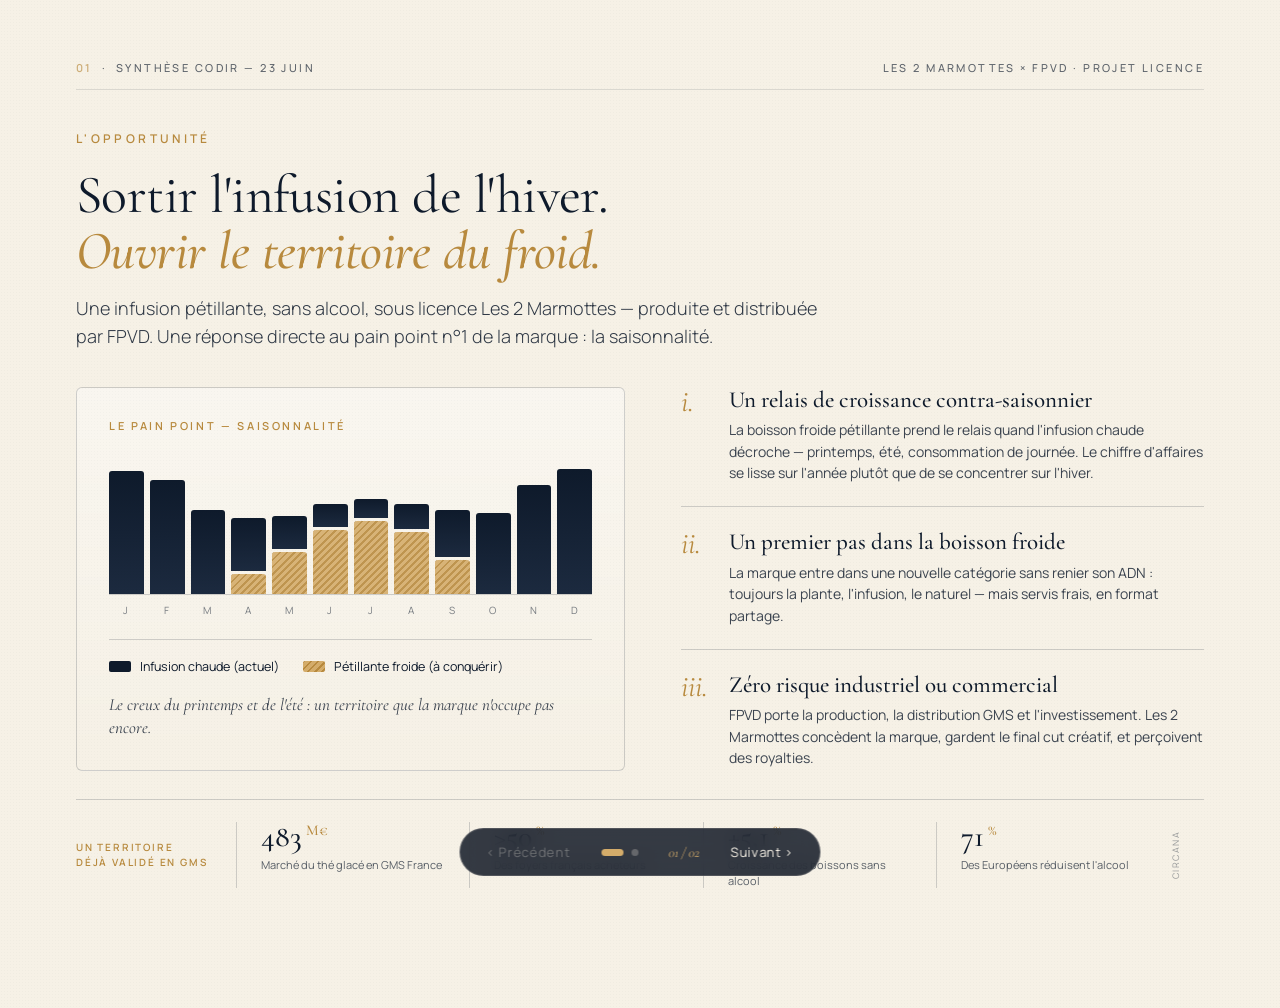
<file: PITCH-L2M/CODIR/CODIR_Les2Marmottes_23juin.html>
<!DOCTYPE html>
<html lang="fr">
<head>
<meta charset="UTF-8">
<meta name="viewport" content="width=device-width, initial-scale=1.0">
<title>Les 2 Marmottes × FPVD — Synthèse CODIR 23 juin</title>
<link rel="preconnect" href="https://fonts.googleapis.com">
<link rel="preconnect" href="https://fonts.gstatic.com" crossorigin>
<link href="https://fonts.googleapis.com/css2?family=Cormorant+Garamond:ital,wght@0,300;0,400;0,500;0,600;0,700;1,400;1,500&family=Manrope:wght@300;400;500;600;700&display=swap" rel="stylesheet">
<style>
  :root {
    --ink:        #0e1a2b;
    --ink-soft:   #1c2a3f;
    --paper:      #f6f1e6;
    --paper-warm: #efe7d3;
    --gold:       #b88a3e;
    --gold-soft:  #d4ac6a;
    --green:      #4a7c5e;
    --green-soft: #6fa380;
    --rule:       rgba(14, 26, 43, 0.18);
    --rule-on-dk: rgba(246, 241, 230, 0.22);
  }
  * { box-sizing: border-box; margin: 0; padding: 0; }
  html, body {
    background: #0a121f;
    font-family: 'Manrope', sans-serif;
    color: var(--ink);
    min-height: 100vh;
    overflow-x: hidden;
  }
  .deck { position: relative; width: 100%; min-height: 100vh; }
  .slide {
    width: 100%;
    min-height: 100vh;
    padding: 60px 76px 120px 76px;
    display: none;
    flex-direction: column;
    position: relative;
    overflow: hidden;
  }
  .slide.active { display: flex; }
  .slide-paper { background: var(--paper); color: var(--ink); }
  .slide-ink   { background: var(--ink);   color: var(--paper); }
  .slide-paper::before {
    content: ""; position: absolute; inset: 0;
    background-image: radial-gradient(rgba(14,26,43,.04) 1px, transparent 1px);
    background-size: 3px 3px; pointer-events: none; opacity: .6;
  }
  .slide-head {
    display: flex; justify-content: space-between; align-items: baseline;
    font-size: 11px; letter-spacing: .22em; text-transform: uppercase;
    font-weight: 500; opacity: .65; padding-bottom: 14px;
    border-bottom: 1px solid var(--rule); margin-bottom: 40px;
  }
  .slide-ink .slide-head { border-color: var(--rule-on-dk); }
  .slide-head .num { color: var(--gold); font-weight: 600; opacity: 1; }

  h1.display, h2.display, h3.display {
    font-family: 'Cormorant Garamond', serif; font-weight: 400;
    letter-spacing: -0.01em; line-height: 1.04;
  }
  h2.display { font-size: clamp(34px, 4.2vw, 58px); }
  .eyebrow {
    font-size: 12px; letter-spacing: .28em; text-transform: uppercase;
    font-weight: 600; color: var(--gold); margin-bottom: 20px;
  }
  .lead {
    font-size: 18px; line-height: 1.55; font-weight: 300;
    max-width: 760px; opacity: .85;
  }
  em.ie {
    font-family: 'Cormorant Garamond', serif; font-style: italic;
    font-weight: 500; color: var(--gold);
  }

  /* ---------- SLIDE 1 : OPPORTUNITÉ ---------- */
  .opp-top { margin-bottom: 36px; }
  .opp-top h2 { margin-bottom: 16px; }

  .opp-body {
    flex: 1;
    display: grid;
    grid-template-columns: 1.05fr 1fr;
    gap: 56px;
    align-items: start;
  }

  /* Saisonnalité visual */
  .season {
    border: 1px solid var(--rule);
    border-radius: 6px;
    padding: 30px 32px;
    background: linear-gradient(180deg, rgba(255,255,255,.4), transparent);
  }
  .season .tag {
    font-size: 11px; letter-spacing: .24em; text-transform: uppercase;
    font-weight: 600; color: var(--gold); margin-bottom: 22px;
  }
  .season-chart {
    display: flex; align-items: flex-end; gap: 6px;
    height: 140px; margin-bottom: 8px;
    border-bottom: 1px solid var(--rule);
    padding-bottom: 0;
  }
  .season-chart .moncol {
    flex: 1; display: flex; flex-direction: column;
    justify-content: flex-end; height: 100%; gap: 3px;
  }
  .bar {
    width: 100%; border-radius: 3px 3px 0 0;
  }
  .bar-hot { background: linear-gradient(180deg, var(--ink), var(--ink-soft)); }
  .bar-cold {
    background: repeating-linear-gradient(135deg, var(--gold), var(--gold) 2px, var(--gold-soft) 2px, var(--gold-soft) 5px);
    opacity: .9;
  }
  .season-labels {
    display: flex; gap: 6px; margin-top: 8px;
  }
  .season-labels span {
    flex: 1; text-align: center; font-size: 10px;
    letter-spacing: .08em; text-transform: uppercase; opacity: .55;
  }
  .season-legend {
    display: flex; gap: 24px; margin-top: 22px;
    padding-top: 18px; border-top: 1px solid var(--rule);
  }
  .season-legend .li { display: flex; align-items: center; gap: 9px; font-size: 12.5px; }
  .season-legend .sw { width: 22px; height: 11px; border-radius: 2px; }
  .sw-hot { background: var(--ink); }
  .sw-cold { background: repeating-linear-gradient(135deg, var(--gold), var(--gold) 2px, var(--gold-soft) 2px, var(--gold-soft) 5px); }
  .season-cap {
    font-family: 'Cormorant Garamond', serif; font-style: italic;
    font-size: 17px; margin-top: 18px; color: var(--ink); opacity: .82; line-height: 1.4;
  }

  .opp-points { display: flex; flex-direction: column; gap: 22px; }
  .opp-point {
    display: grid; grid-template-columns: 30px 1fr; gap: 18px;
    padding-bottom: 22px; border-bottom: 1px solid var(--rule);
  }
  .opp-point:last-child { border-bottom: none; padding-bottom: 0; }
  .opp-point .n {
    font-family: 'Cormorant Garamond', serif; font-style: italic;
    font-size: 30px; color: var(--gold); line-height: 1;
  }
  .opp-point .ttl {
    font-family: 'Cormorant Garamond', serif; font-size: 23px;
    font-weight: 500; margin-bottom: 6px; line-height: 1.15;
  }
  .opp-point .dsc { font-size: 14px; line-height: 1.55; opacity: .8; }

  /* Market data strip slide 1 */
  .market-strip {
    margin-top: 28px;
    padding-top: 22px;
    border-top: 1px solid var(--rule);
    display: flex;
    align-items: center;
    gap: 0;
  }
  .market-strip .ms-intro {
    font-size: 10px; letter-spacing: .18em; text-transform: uppercase;
    font-weight: 600; color: var(--gold); padding-right: 28px;
    max-width: 160px; line-height: 1.5;
  }
  .market-strip .ms-items {
    display: flex; flex: 1; gap: 0;
  }
  .market-strip .ms-item {
    flex: 1; padding: 0 24px; border-left: 1px solid var(--rule);
  }
  .market-strip .ms-item .v {
    font-family: 'Cormorant Garamond', serif; font-size: 30px;
    font-weight: 500; color: var(--ink); line-height: 1; margin-bottom: 5px;
  }
  .market-strip .ms-item .v sup { font-size: 15px; color: var(--gold); }
  .market-strip .ms-item .l {
    font-size: 11px; line-height: 1.4; opacity: .68;
  }
  .market-strip .ms-src {
    font-size: 9px; letter-spacing: .16em; text-transform: uppercase;
    opacity: .4; padding-left: 22px; writing-mode: vertical-rl; transform: rotate(180deg);
  }

  /* ---------- SLIDE 2 : RÉPONSES AUX DOUTES ---------- */
  .doubts-top { margin-bottom: 32px; }
  .doubts-top h2 { margin-bottom: 14px; }

  .doubts-grid {
    flex: 1;
    display: grid;
    grid-template-columns: 1fr 1fr;
    grid-template-rows: 1fr 1fr;
    gap: 1px;
    background: var(--rule-on-dk);
    border: 1px solid var(--rule-on-dk);
    border-radius: 6px;
    overflow: hidden;
  }
  .doubt {
    background: var(--ink);
    padding: 30px 34px;
    display: flex; flex-direction: column;
  }
  .doubt .head {
    display: flex; align-items: baseline; gap: 12px; margin-bottom: 16px;
  }
  .doubt .q-label {
    font-size: 10px; letter-spacing: .2em; text-transform: uppercase;
    font-weight: 600; color: var(--gold-soft);
    border: 1px solid rgba(212,172,106,.4); border-radius: 100px;
    padding: 4px 11px;
  }
  .doubt h3 {
    font-family: 'Cormorant Garamond', serif; font-size: 25px;
    font-weight: 500; color: var(--paper); line-height: 1.12; margin-bottom: 14px;
  }
  .doubt .doubt-q {
    font-size: 13px; font-style: italic; opacity: .6;
    color: var(--paper); margin-bottom: 16px; line-height: 1.45;
  }
  .doubt .answer {
    font-size: 14px; line-height: 1.58; color: var(--paper); opacity: .9;
    margin-top: auto;
  }
  .doubt .answer strong { color: var(--gold-soft); font-weight: 600; }

  .source-box {
    margin-top: 14px;
    padding: 11px 14px;
    background: rgba(212,172,106,.09);
    border-left: 2px solid var(--gold-soft);
    border-radius: 0 4px 4px 0;
  }
  .source-box .source-tag {
    font-size: 9px; letter-spacing: .2em; text-transform: uppercase;
    font-weight: 700; color: var(--gold-soft); margin-bottom: 6px;
  }
  .source-box p {
    font-size: 12.5px; line-height: 1.5; color: var(--paper); opacity: .82;
  }
  .source-box p strong { color: var(--gold-soft); font-weight: 700; }

  /* ladder for bottle/pricing */
  .ladder { display: flex; flex-direction: column; gap: 5px; margin-top: 6px; }
  .ladder .rung {
    display: flex; justify-content: space-between; align-items: center;
    font-size: 11.5px; color: var(--paper);
    padding: 5px 10px; border-radius: 3px;
  }
  .ladder .rung .lbl { opacity: .75; }
  .ladder .rung .val { font-weight: 600; color: var(--gold-soft); }
  .r1 { background: rgba(246,241,230,.05); }
  .r2 { background: rgba(246,241,230,.09); }
  .r3 { background: rgba(184,138,62,.22); }

  .closer-line {
    margin-top: 30px; padding-top: 26px; border-top: 1px solid var(--rule-on-dk);
    display: flex; justify-content: space-between; align-items: baseline;
  }
  .closer-line .ask {
    font-family: 'Cormorant Garamond', serif; font-style: italic;
    font-size: 22px; color: var(--paper); max-width: 720px; line-height: 1.3;
  }
  .closer-line .ask .accent { color: var(--gold-soft); }
  .closer-line .who {
    font-size: 11px; letter-spacing: .2em; text-transform: uppercase;
    opacity: .5; text-align: right; line-height: 1.6;
  }

  /* nav */
  .nav {
    position: fixed; bottom: 24px; left: 50%; transform: translateX(-50%);
    display: flex; align-items: center; gap: 14px; z-index: 100;
    background: rgba(10,18,31,.82); backdrop-filter: blur(10px);
    border: 1px solid rgba(246,241,230,.15); padding: 8px 16px;
    border-radius: 100px; color: var(--paper);
  }
  .nav button {
    background: transparent; border: none; color: var(--paper);
    font-family: 'Manrope', sans-serif; font-size: 13px; cursor: pointer;
    padding: 6px 10px; border-radius: 100px; transition: all .2s; letter-spacing: .05em;
  }
  .nav button:hover { background: rgba(246,241,230,.1); }
  .nav button:disabled { opacity: .3; cursor: default; }
  .nav .dots { display: flex; gap: 8px; padding: 0 8px; }
  .nav .dot { width: 7px; height: 7px; border-radius: 50%; background: rgba(246,241,230,.25); cursor: pointer; transition: all .2s; }
  .nav .dot.active { background: var(--gold-soft); width: 22px; border-radius: 4px; }
  .nav .counter { font-family: 'Cormorant Garamond', serif; font-style: italic; font-size: 14px; color: var(--gold-soft); padding: 0 4px; min-width: 46px; text-align: center; }

  @media print {
    body { background: white; }
    .slide { display: flex !important; page-break-after: always; min-height: 100vh; }
    .nav { display: none; }
  }
</style>
</head>
<body>
<div class="deck">

  <!-- ============ SLIDE 1 — OPPORTUNITÉ ============ -->
  <section class="slide slide-paper active" data-slide="1">
    <div class="slide-head">
      <span><span class="num">01</span> &nbsp;·&nbsp; Synthèse CODIR — 23 juin</span>
      <span>Les 2 Marmottes × FPVD · Projet licence</span>
    </div>

    <div class="opp-top">
      <div class="eyebrow">L'opportunité</div>
      <h2 class="display">Sortir l'infusion de l'hiver.<br><em class="ie">Ouvrir le territoire du froid.</em></h2>
      <p class="lead">Une infusion pétillante, sans alcool, sous licence Les 2 Marmottes — produite et distribuée par FPVD. Une réponse directe au pain point n°1 de la marque&nbsp;: la saisonnalité.</p>
    </div>

    <div class="opp-body">

      <div class="season">
        <div class="tag">Le pain point — saisonnalité</div>
        <div class="season-chart">
          <div class="moncol"><div class="bar bar-hot" style="height:88%"></div></div>
          <div class="moncol"><div class="bar bar-hot" style="height:82%"></div></div>
          <div class="moncol"><div class="bar bar-hot" style="height:60%"></div></div>
          <div class="moncol"><div class="bar bar-hot" style="height:38%"></div><div class="bar bar-cold" style="height:14%"></div></div>
          <div class="moncol"><div class="bar bar-hot" style="height:24%"></div><div class="bar bar-cold" style="height:30%"></div></div>
          <div class="moncol"><div class="bar bar-hot" style="height:16%"></div><div class="bar bar-cold" style="height:46%"></div></div>
          <div class="moncol"><div class="bar bar-hot" style="height:14%"></div><div class="bar bar-cold" style="height:52%"></div></div>
          <div class="moncol"><div class="bar bar-hot" style="height:18%"></div><div class="bar bar-cold" style="height:44%"></div></div>
          <div class="moncol"><div class="bar bar-hot" style="height:34%"></div><div class="bar bar-cold" style="height:24%"></div></div>
          <div class="moncol"><div class="bar bar-hot" style="height:58%"></div></div>
          <div class="moncol"><div class="bar bar-hot" style="height:78%"></div></div>
          <div class="moncol"><div class="bar bar-hot" style="height:90%"></div></div>
        </div>
        <div class="season-labels">
          <span>J</span><span>F</span><span>M</span><span>A</span><span>M</span><span>J</span><span>J</span><span>A</span><span>S</span><span>O</span><span>N</span><span>D</span>
        </div>
        <div class="season-legend">
          <div class="li"><span class="sw sw-hot"></span> Infusion chaude (actuel)</div>
          <div class="li"><span class="sw sw-cold"></span> Pétillante froide (à conquérir)</div>
        </div>
        <div class="season-cap">Le creux du printemps et de l'été&nbsp;: un territoire que la marque n'occupe pas encore.</div>
      </div>

      <div class="opp-points">
        <div class="opp-point">
          <div class="n">i.</div>
          <div>
            <div class="ttl">Un relais de croissance contra-saisonnier</div>
            <div class="dsc">La boisson froide pétillante prend le relais quand l'infusion chaude décroche — printemps, été, consommation de journée. Le chiffre d'affaires se lisse sur l'année plutôt que de se concentrer sur l'hiver.</div>
          </div>
        </div>
        <div class="opp-point">
          <div class="n">ii.</div>
          <div>
            <div class="ttl">Un premier pas dans la boisson froide</div>
            <div class="dsc">La marque entre dans une nouvelle catégorie sans renier son ADN&nbsp;: toujours la plante, l'infusion, le naturel — mais servis frais, en format partage.</div>
          </div>
        </div>
        <div class="opp-point">
          <div class="n">iii.</div>
          <div>
            <div class="ttl">Zéro risque industriel ou commercial</div>
            <div class="dsc">FPVD porte la production, la distribution GMS et l'investissement. Les 2 Marmottes concèdent la marque, gardent le final cut créatif, et perçoivent des royalties.</div>
          </div>
        </div>
      </div>

    </div>

    <div class="market-strip">
      <div class="ms-intro">Un territoire déjà validé en GMS</div>
      <div class="ms-items">
        <div class="ms-item">
          <div class="v">483<sup> M€</sup></div>
          <div class="l">Marché du thé glacé en GMS France</div>
        </div>
        <div class="ms-item">
          <div class="v">&gt;50<sup> %</sup></div>
          <div class="l">Des foyers français acheteurs</div>
        </div>
        <div class="ms-item">
          <div class="v">+5,1<sup> %</sup></div>
          <div class="l">Croissance des boissons sans alcool</div>
        </div>
        <div class="ms-item">
          <div class="v">71<sup> %</sup></div>
          <div class="l">Des Européens réduisent l'alcool</div>
        </div>
      </div>
      <div class="ms-src">Circana</div>
    </div>
  </section>

  <!-- ============ SLIDE 2 — RÉPONSES AUX DOUTES ============ -->
  <section class="slide slide-ink" data-slide="2">
    <div class="slide-head">
      <span><span class="num">02</span> &nbsp;·&nbsp; Synthèse CODIR — 23 juin</span>
      <span>Lever les doutes</span>
    </div>

    <div class="doubts-top">
      <div class="eyebrow" style="color: var(--gold-soft);">Les 4 questions du CODIR — et nos réponses</div>
      <h2 class="display" style="color: var(--paper);">Chaque doute a <em class="ie">une réponse claire.</em></h2>
    </div>

    <div class="doubts-grid">

      <div class="doubt">
        <div class="head"><span class="q-label">Doute 1 — Brand safety</span></div>
        <h3>Le naturel reste<br>la ligne directrice.</h3>
        <div class="doubt-q">« Une boisson pétillante peut-elle diluer notre image santé / naturel&nbsp;? »</div>
        <div class="answer"><strong>Sans arôme ajouté, sans additif</strong> — recette co-construite avec vos Maîtres infuseurs, sur base d'infusions et d'extraits de plantes. Bouteille pensée dans l'esprit RSE de la marque. Votre argument santé n'est pas dilué&nbsp;: il est porté dans un nouveau moment de consommation.</div>
      </div>

      <div class="doubt">
        <div class="head"><span class="q-label">Doute 2 — Cible conso</span></div>
        <h3>Un format qui<br>rajeunit la marque.</h3>
        <div class="doubt-q">« Notre cœur de cible a +50 ans. Comment toucher plus jeune&nbsp;? »</div>
        <div class="answer">La bouteille pétillante partagée, servie fraîche, parle naturellement à une clientèle <strong>plus jeune et plus festive</strong> — apéritif sans alcool, repas, moments conviviaux. Un <strong>recrutement</strong> sans abandonner le socle fidèle de l'infusion chaude.</div>
        <div class="source-box">
          <div class="source-tag">Source — Circana</div>
          <p><strong>71 %</strong> des Européens réduisent leur consommation d'alcool · sans alcool <strong>+5,1 %</strong>. Plébiscité car plus rafraîchissant (55 %), plus naturel &amp; végétal (27 %), aligné au mode de vie (21 %).</p>
        </div>
      </div>

      <div class="doubt">
        <div class="head"><span class="q-label">Doute 3 — Type de bouteille</span></div>
        <h3>Le contenant fait<br>la valeur perçue.</h3>
        <div class="doubt-q">« La bouteille type vin est-elle cohérente avec notre univers&nbsp;? »</div>
        <div class="answer" style="margin-top: 14px;">Le format champenois <strong>justifie un PMC premium</strong>. La valeur perçue suit le contenant&nbsp;:
          <div class="ladder">
            <div class="rung r1"><span class="lbl">Eau aromatisée</span><span class="val">€</span></div>
            <div class="rung r2"><span class="lbl">BRSA / soft</span><span class="val">€€</span></div>
            <div class="rung r3"><span class="lbl">Boisson hybride en bouteille viti</span><span class="val">€€€</span></div>
          </div>
        </div>
      </div>

      <div class="doubt">
        <div class="head"><span class="q-label">Doute 4 — Faisabilité</span></div>
        <h3>Tout est prêt<br>côté FPVD.</h3>
        <div class="doubt-q">« Le projet est-il réellement activable, et vite&nbsp;? »</div>
        <div class="answer">Outil industriel, R&amp;D recette collaborative, accès rayon via les accords nationaux <strong>Veuve Ambal</strong> (DN&nbsp;48 / DV&nbsp;79), conseils juridiques mobilisés. Projet porté personnellement par <strong>Aurélien Piffaut</strong>, Président du Directoire. Une décision de principe, et l'exécution démarre.</div>
      </div>

    </div>

    <div class="closer-line">
      <div class="ask">Ce que nous demandons au CODIR&nbsp;: <span class="accent">un feu vert de principe</span> pour entrer en négociation formelle — terme de la licence, design pack via votre agence, contrat de distribution.</div>
      <div class="who">FPVD — Famille Piffaut<br>Relance prévue mi-juillet</div>
    </div>
  </section>

</div>

<nav class="nav">
  <button id="prev">‹ Précédent</button>
  <div class="dots">
    <div class="dot active" data-go="1"></div>
    <div class="dot" data-go="2"></div>
  </div>
  <span class="counter"><span id="cur">01</span> / 02</span>
  <button id="next">Suivant ›</button>
</nav>

<script>
  const slides = document.querySelectorAll('.slide');
  const dots = document.querySelectorAll('.dot');
  const prev = document.getElementById('prev');
  const next = document.getElementById('next');
  const cur = document.getElementById('cur');
  let i = 0; const N = slides.length;
  function go(n){
    i = Math.max(0, Math.min(N-1, n));
    slides.forEach((s,k)=>s.classList.toggle('active', k===i));
    dots.forEach((d,k)=>d.classList.toggle('active', k===i));
    cur.textContent = String(i+1).padStart(2,'0');
    prev.disabled = i===0; next.disabled = i===N-1;
    window.scrollTo({top:0, behavior:'instant'});
  }
  prev.addEventListener('click',()=>go(i-1));
  next.addEventListener('click',()=>go(i+1));
  dots.forEach(d=>d.addEventListener('click',e=>go(parseInt(e.target.dataset.go)-1)));
  document.addEventListener('keydown',e=>{
    if(e.key==='ArrowRight'||e.key===' '||e.key==='PageDown') go(i+1);
    if(e.key==='ArrowLeft'||e.key==='PageUp') go(i-1);
    if(e.key==='Home') go(0);
    if(e.key==='End') go(N-1);
  });
  go(0);
</script>
</body>
</html>
</file>
<file: trade-pigalle-v2/assets/style.css>
:root {
  --noir:#0A0808;--noir-doux:#140F0F;--rouge-signal:#E22A1A;--rouge-profond:#B81F0E;
  --cerise:#A00005;--cerise-noire:#1E0001;--pierre:#E8E2DC;--pierre-moyenne:#BFB8B0;--pierre-sombre:#8A8280;
  --gap:2px;--section-pad:clamp(64px,8vw,120px) clamp(20px,5vw,80px);--inner-max:1320px;
}
*,*::before,*::after{box-sizing:border-box;margin:0;padding:0}
html{scroll-behavior:smooth}
body{background:var(--noir);color:var(--pierre);font-family:'Work Sans',sans-serif;font-weight:400;line-height:1.75;overflow-x:hidden;font-size:16px}
img{max-width:100%;display:block}
::-webkit-scrollbar{width:3px}::-webkit-scrollbar-track{background:var(--noir)}::-webkit-scrollbar-thumb{background:var(--rouge-signal)}

/* NAV */
.nav{position:fixed;top:0;left:0;right:0;z-index:200;display:flex;align-items:center;justify-content:space-between;padding:16px clamp(20px,4vw,48px);border-bottom:1px solid rgba(255,255,255,0.06);background:rgba(10,8,8,0.94);backdrop-filter:blur(16px);gap:16px}
.nav-brand{font-family:'Antonio',sans-serif;font-size:12px;letter-spacing:0.18em;text-transform:uppercase;color:var(--pierre-sombre);white-space:nowrap}
.nav-links{display:flex;gap:clamp(12px,2vw,28px);list-style:none}
.nav-links a{font-family:'Antonio',sans-serif;font-size:11px;letter-spacing:0.12em;text-transform:uppercase;color:var(--pierre-sombre);text-decoration:none;transition:color 0.2s;white-space:nowrap}
.nav-links a:hover{color:var(--rouge-signal)}
.nav-tag{font-family:'Antonio',sans-serif;font-size:11px;letter-spacing:0.12em;text-transform:uppercase;color:var(--rouge-signal);white-space:nowrap}
.nav-hamburger{display:none;flex-direction:column;gap:5px;cursor:pointer;padding:4px;background:none;border:none}
.nav-hamburger span{width:22px;height:2px;background:var(--pierre-sombre);display:block;transition:all 0.2s}
.nav-hamburger:hover span{background:var(--rouge-signal)}
@media(max-width:900px){.nav-links{display:none}.nav-hamburger{display:flex}}
.mobile-menu{display:none;position:fixed;inset:0;z-index:190;background:rgba(10,8,8,0.98);flex-direction:column;align-items:center;justify-content:center;gap:32px;padding:40px}
.mobile-menu.open{display:flex}
.mobile-menu a{font-family:'Antonio',sans-serif;font-size:20px;letter-spacing:0.2em;text-transform:uppercase;color:var(--pierre-sombre);text-decoration:none;transition:color 0.2s}
.mobile-menu a:hover{color:var(--rouge-signal)}
.mobile-menu-close{position:absolute;top:24px;right:24px;font-family:'Antonio',sans-serif;font-size:13px;letter-spacing:0.2em;text-transform:uppercase;color:var(--pierre-sombre);background:none;border:none;cursor:pointer}

.ticker{background:var(--rouge-signal);padding:11px 0;overflow:hidden;white-space:nowrap}
.ticker-track{display:inline-block;animation:ticker 26s linear infinite}
.ticker-text{font-family:'Antonio',sans-serif;font-size:12px;letter-spacing:0.16em;text-transform:uppercase;color:var(--noir);padding:0 36px}
@keyframes ticker{from{transform:translateX(0)}to{transform:translateX(-50%)}}

/* HERO — packshot propre */
.hero{min-height:100svh;display:grid;grid-template-columns:1fr 1fr;padding-top:55px;position:relative;overflow:hidden}
.hero::before{content:'';position:absolute;inset:0;background:radial-gradient(ellipse 50% 70% at 68% 50%,rgba(226,42,26,0.12) 0%,transparent 65%);pointer-events:none}
.hero-left{display:flex;flex-direction:column;justify-content:center;align-items:center;text-align:center;padding:clamp(40px,6vw,80px) clamp(24px,5vw,64px);position:relative;z-index:2}
.hero-eyebrow{font-family:'Antonio',sans-serif;font-size:12px;letter-spacing:0.22em;text-transform:uppercase;color:var(--rouge-signal);margin-bottom:32px}
.hero-logo-wrap{margin-bottom:36px}
.hero-specs{display:flex;gap:clamp(24px,4vw,48px);margin-bottom:48px;flex-wrap:wrap;justify-content:center}
.hero-spec-label{font-family:'Antonio',sans-serif;font-size:11px;letter-spacing:0.16em;text-transform:uppercase;color:var(--pierre-sombre);margin-bottom:4px}
.hero-spec-value{font-family:'Big Shoulders Display',sans-serif;font-size:28px;font-weight:700;color:var(--pierre)}
.hero-version{font-family:'Antonio',sans-serif;font-size:11px;letter-spacing:0.16em;text-transform:uppercase;color:var(--pierre-sombre)}
.hero-right{position:relative;display:flex;align-items:flex-end;justify-content:center;overflow:hidden;background:#000}
.hero-packshot{position:relative;z-index:2;height:100%;width:100%;object-fit:contain;object-position:center bottom;filter:drop-shadow(-20px 0 80px rgba(226,42,26,0.4));animation:floatIn 1.4s cubic-bezier(0.22,1,0.36,1) both}
@keyframes floatIn{from{opacity:0;transform:translateY(24px)}to{opacity:1;transform:translateY(0)}}
@media(max-width:768px){.hero{grid-template-columns:1fr;grid-template-rows:auto 1fr}.hero-right{height:55svh}.hero-left{padding:40px 24px 24px}}

/* SECTION */
.section{padding:var(--section-pad);border-top:1px solid rgba(255,255,255,0.05)}
.section-inner{max-width:var(--inner-max);margin:0 auto}
.section-label{font-family:'Antonio',sans-serif;font-size:11px;letter-spacing:0.3em;text-transform:uppercase;color:var(--rouge-signal);margin-bottom:12px;display:flex;align-items:center;gap:14px}
.section-label::after{content:'';width:36px;height:1px;background:var(--rouge-signal);opacity:0.5}
.section-title{font-family:'Big Shoulders Display',sans-serif;font-size:clamp(40px,5vw,80px);font-weight:700;text-transform:uppercase;color:var(--pierre);margin-bottom:clamp(40px,5vw,64px);line-height:1}

/* MANIFESTO */
.manifesto-hero{background:var(--cerise-noire);padding:clamp(48px,6vw,96px) clamp(24px,5vw,80px);border-left:3px solid var(--rouge-signal);margin-bottom:var(--gap);position:relative;overflow:hidden}
.manifesto-hero::after{content:'PIGALLE';position:absolute;right:-20px;bottom:-40px;font-family:'Big Shoulders Display',sans-serif;font-size:clamp(80px,18vw,220px);font-weight:900;color:rgba(226,42,26,0.05);text-transform:uppercase;pointer-events:none;line-height:1}
.manifesto-tagline{font-family:'Antonio',sans-serif;font-size:12px;letter-spacing:0.22em;text-transform:uppercase;color:var(--rouge-signal);margin-bottom:24px;max-width:60%}
.manifesto-quote{font-family:'Big Shoulders Display',sans-serif;font-size:clamp(26px,3.5vw,54px);font-weight:600;line-height:1.15;color:var(--pierre);margin-bottom:24px;max-width:60%}
.manifesto-body{font-size:clamp(15px,1.5vw,17px);color:var(--pierre-moyenne);line-height:1.85;max-width:55%}
.manifesto-body strong{color:var(--pierre);font-weight:500}
.manifesto-grid{display:grid;grid-template-columns:1fr 1fr;gap:var(--gap);margin-bottom:var(--gap)}
.manifesto-block{background:var(--noir-doux);padding:clamp(32px,4vw,56px);border:1px solid rgba(255,255,255,0.05)}
.manifesto-block-label{font-family:'Antonio',sans-serif;font-size:12px;letter-spacing:0.2em;text-transform:uppercase;color:var(--rouge-signal);margin-bottom:16px}
.manifesto-block-heading{font-family:'Big Shoulders Display',sans-serif;font-size:clamp(22px,2.5vw,36px);font-weight:700;text-transform:uppercase;color:var(--pierre);line-height:1.05;margin-bottom:16px}
.manifesto-block-text{font-size:15px;color:var(--pierre-sombre);line-height:1.85}
.manifesto-block-tags{display:flex;flex-wrap:wrap;gap:8px;margin-top:20px}
.manifesto-tag{font-family:'Antonio',sans-serif;font-size:11px;letter-spacing:0.12em;text-transform:uppercase;color:var(--rouge-signal);border:1px solid rgba(226,42,26,0.35);padding:5px 14px}
.manifesto-promise{background:var(--rouge-signal);padding:clamp(40px,5vw,72px) clamp(24px,5vw,80px);display:grid;grid-template-columns:1fr 1fr;gap:clamp(32px,5vw,64px);align-items:center}
.manifesto-promise-title{font-family:'Big Shoulders Display',sans-serif;font-size:clamp(32px,4vw,60px);font-weight:900;text-transform:uppercase;color:var(--noir);line-height:0.95}
.manifesto-promise-text{font-size:clamp(14px,1.4vw,16px);color:rgba(10,8,8,0.72);line-height:1.85}
@media(max-width:768px){.manifesto-grid,.manifesto-promise{grid-template-columns:1fr}.manifesto-quote,.manifesto-body,.manifesto-tagline{max-width:100%!important}.manifesto-hero img[alt=""]{display:none}}

/* UNIVERS */
.universe-intro{font-size:clamp(15px,1.5vw,18px);color:var(--pierre-sombre);line-height:1.85;max-width:680px;margin-bottom:clamp(40px,5vw,64px)}
.sub-title{font-family:'Antonio',sans-serif;font-size:12px;letter-spacing:0.28em;text-transform:uppercase;color:var(--pierre-sombre);margin-bottom:24px;display:flex;align-items:center;gap:14px}
.sub-title::after{content:'';flex:1;height:1px;background:rgba(255,255,255,0.08)}
.kv-block{margin-bottom:var(--gap)}
.kv-img{width:100%;height:auto}
.kv-caption{background:var(--noir-doux);padding:16px 24px;display:flex;justify-content:space-between;align-items:center;border:1px solid rgba(255,255,255,0.05);flex-wrap:wrap;gap:8px}
.kv-caption-text{font-family:'Antonio',sans-serif;font-size:11px;letter-spacing:0.18em;text-transform:uppercase;color:var(--pierre-sombre)}
.kv-caption-tag{font-family:'Antonio',sans-serif;font-size:11px;letter-spacing:0.12em;text-transform:uppercase;color:var(--rouge-signal)}

/* Beauty shot full + mood grid */
.beauty-full{width:100%;aspect-ratio:auto;margin-bottom:var(--gap)}
.beauty-full img{width:100%;height:auto}
.mood-grid-hero{display:grid;grid-template-columns:1fr 1fr;gap:var(--gap);margin-bottom:var(--gap)}
.mood-grid-trio{display:grid;grid-template-columns:1fr 1fr 1fr;gap:var(--gap);margin-bottom:var(--gap)}
.mood-grid-duo{display:grid;grid-template-columns:2fr 1fr;gap:var(--gap);margin-bottom:var(--gap)}
.mood-grid-duo-r{display:grid;grid-template-columns:1fr 2fr;gap:var(--gap);margin-bottom:var(--gap)}
.mood-placeholder{position:relative;overflow:hidden;display:flex;flex-direction:column;align-items:center;justify-content:center;gap:14px;border:1px dashed rgba(226,42,26,0.25);background:var(--noir-doux)}
.mood-placeholder::before{content:'';position:absolute;inset:0;background:linear-gradient(135deg,rgba(226,42,26,0.04) 0%,transparent 60%)}
.ph-icon{width:40px;height:40px;border:1px solid rgba(226,42,26,0.3);border-radius:50%;display:flex;align-items:center;justify-content:center;position:relative;z-index:1}
.ph-icon svg{opacity:0.5}
.ph-label{font-family:'Antonio',sans-serif;font-size:11px;letter-spacing:0.18em;text-transform:uppercase;color:rgba(226,42,26,0.45);text-align:center;position:relative;z-index:1;line-height:1.6;padding:0 16px}
.ph-sub{font-size:12px;color:var(--pierre-sombre);opacity:0.5;position:relative;z-index:1;text-align:center;padding:0 16px}
@media(max-width:768px){.mood-grid-hero,.mood-grid-trio,.mood-grid-duo,.mood-grid-duo-r{grid-template-columns:1fr}}
@media(max-width:1024px){.mood-grid-trio{grid-template-columns:1fr 1fr}}

/* Shooting directives */
.directive-grid{display:grid;grid-template-columns:repeat(auto-fill,minmax(250px,1fr));gap:16px;margin-top:40px}
.directive{padding:28px;background:var(--noir-doux);border:1px solid rgba(255,255,255,0.05)}
.directive-title{font-family:'Antonio',sans-serif;font-size:12px;letter-spacing:0.14em;text-transform:uppercase;color:var(--rouge-signal);margin-bottom:10px}
.directive p{font-size:14px;color:var(--pierre-sombre);line-height:1.8}

/* LOGO */
.logo-main-card{background:var(--noir-doux);border:1px solid rgba(255,255,255,0.05);padding:clamp(48px,6vw,80px);display:flex;flex-direction:column;align-items:center;gap:24px;margin-bottom:var(--gap)}
.logo-main-label{font-family:'Antonio',sans-serif;font-size:12px;letter-spacing:0.2em;text-transform:uppercase;color:var(--pierre-sombre)}
.logo-grid{display:grid;grid-template-columns:1fr 1fr;gap:var(--gap);margin-bottom:40px}
.logo-card{padding:clamp(40px,5vw,72px) clamp(32px,4vw,56px);display:flex;flex-direction:column;align-items:center;gap:24px}
.on-noir{background:var(--noir)}.on-rouge{background:var(--rouge-signal)}.on-creme{background:var(--pierre)}.on-cerise{background:var(--cerise-noire)}
.logo-caption{font-family:'Antonio',sans-serif;font-size:13px;letter-spacing:0.12em;text-transform:uppercase;margin-top:8px}
.on-noir .logo-caption,.on-cerise .logo-caption{color:var(--pierre-sombre)}
.on-rouge .logo-caption{color:rgba(10,8,8,0.55)}
.on-creme .logo-caption{color:#5a5250}
.logo-rules{display:grid;grid-template-columns:repeat(3,1fr);gap:16px}
.logo-rule{padding:28px 24px;background:var(--noir-doux);border:1px solid rgba(255,255,255,0.05)}
.logo-rule-title{font-family:'Antonio',sans-serif;font-size:13px;letter-spacing:0.1em;text-transform:uppercase;color:var(--pierre-moyenne);margin-bottom:10px}
.logo-rule p{font-size:14px;color:var(--pierre-sombre);line-height:1.8}
@media(max-width:768px){.logo-grid,.logo-rules{grid-template-columns:1fr}}
@media(max-width:1024px){.logo-rules{grid-template-columns:1fr 1fr}}

/* COLORS */
.color-grid{display:grid;grid-template-columns:repeat(auto-fill,minmax(180px,1fr));gap:12px}
.color-swatch{overflow:hidden;border:1px solid rgba(255,255,255,0.06)}
.swatch-color{height:110px}.swatch-info{padding:16px;background:var(--noir-doux)}
.swatch-name{font-family:'Antonio',sans-serif;font-size:12px;letter-spacing:0.1em;text-transform:uppercase;color:var(--pierre);display:block;margin-bottom:4px}
.swatch-hex{font-family:'Work Sans',monospace;font-size:12px;color:var(--pierre-sombre);display:block;margin-bottom:6px}
.swatch-usage{font-size:13px;color:var(--pierre-sombre);line-height:1.6}

/* TYPOGRAPHY */
.type-samples{display:flex;flex-direction:column;gap:var(--gap)}
.type-row{display:grid;grid-template-columns:220px 1fr;gap:40px;padding:clamp(32px,4vw,56px);background:var(--noir-doux);border:1px solid rgba(255,255,255,0.05);align-items:center}
.type-family{font-family:'Antonio',sans-serif;font-size:11px;letter-spacing:0.2em;text-transform:uppercase;color:var(--rouge-signal);display:block;margin-bottom:8px}
.type-name{font-size:16px;color:var(--pierre);margin-bottom:6px}
.type-desc{font-size:13px;color:var(--pierre-sombre);line-height:1.75}
.type-display-sample{font-family:'Big Shoulders Display',sans-serif;font-size:clamp(48px,7vw,88px);font-weight:900;text-transform:uppercase;line-height:0.9;color:var(--pierre)}
.type-antonio-rows,.type-work-rows{display:flex;flex-direction:column;gap:12px}
@media(max-width:768px){.type-row{grid-template-columns:1fr;gap:24px}}

/* PRODUCT — beauty shot ici */
.product-layout{display:grid;grid-template-columns:1fr 1.1fr 0.85fr;gap:32px;align-items:start}
.product-bottle-frame{background:var(--noir-doux);border:1px solid rgba(255,255,255,0.04);display:flex;flex-direction:column;align-items:center;justify-content:center;min-height:580px;position:relative;overflow:hidden}
.product-bottle-frame::before{content:'';position:absolute;inset:0;background:radial-gradient(ellipse 80% 70% at 50% 55%,rgba(226,42,26,0.12) 0%,transparent 70%)}
.product-bottle-img{position:relative;z-index:2;width:100%;max-width:320px;height:auto;object-fit:contain;filter:drop-shadow(0 0 40px rgba(226,42,26,0.25))}
.product-frame-tag{position:absolute;bottom:16px;left:18px;font-family:'Antonio',sans-serif;font-size:11px;letter-spacing:0.16em;text-transform:uppercase;color:var(--pierre-sombre)}
.product-info{padding:4px 0}
.product-origin{font-family:'Antonio',sans-serif;font-size:12px;letter-spacing:0.18em;text-transform:uppercase;color:var(--rouge-signal);margin-bottom:14px}
.product-name{font-family:'Big Shoulders Display',sans-serif;font-size:clamp(40px,4vw,64px);font-weight:900;text-transform:uppercase;color:var(--pierre);line-height:0.9;margin-bottom:24px}
.product-desc{font-size:15px;color:var(--pierre-sombre);line-height:1.85;margin-bottom:36px}
.product-specs{border-top:1px solid rgba(255,255,255,0.07)}
.product-spec{display:flex;justify-content:space-between;align-items:center;padding:14px 0;border-bottom:1px solid rgba(255,255,255,0.07)}
.product-spec-key{font-family:'Antonio',sans-serif;font-size:11px;letter-spacing:0.16em;text-transform:uppercase;color:var(--pierre-sombre)}
.product-spec-val{font-size:14px;font-weight:500;color:var(--pierre-moyenne)}
.medallion-stack{display:flex;flex-direction:column;gap:var(--gap)}
.medallion-card{padding:36px;display:flex;flex-direction:column;align-items:center;gap:16px;border:1px solid rgba(255,255,255,0.05)}
.m-noir{background:var(--noir-doux)}.m-rouge{background:var(--rouge-signal)}.m-creme{background:var(--pierre)}
.medallion-cap{font-family:'Antonio',sans-serif;font-size:12px;letter-spacing:0.12em;text-transform:uppercase;text-align:center;line-height:1.6}
.m-noir .medallion-cap{color:var(--pierre-sombre)}.m-rouge .medallion-cap{color:rgba(10,8,8,0.6)}.m-creme .medallion-cap{color:#5a5250}
@media(max-width:1024px){.product-layout{grid-template-columns:1fr 1fr}.medallion-stack{grid-column:1/-1;display:grid;grid-template-columns:repeat(3,1fr);gap:var(--gap)}.medallion-stack>p{grid-column:1/-1}}
@media(max-width:768px){.product-layout{grid-template-columns:1fr}.product-bottle-frame{min-height:400px}.medallion-stack{grid-template-columns:1fr}}

/* LABEL */
.label-layout{display:grid;grid-template-columns:1fr 1fr;gap:40px;align-items:start}
.label-visuals{display:flex;flex-direction:column;gap:var(--gap)}
.label-img-wrap{overflow:hidden;border:1px solid rgba(255,255,255,0.05)}
.label-img{width:100%;height:auto}
.label-img-caption{padding:14px 20px;background:var(--noir-doux);font-family:'Antonio',sans-serif;font-size:11px;letter-spacing:0.16em;text-transform:uppercase;color:var(--pierre-sombre)}
.label-rules{display:flex;flex-direction:column;gap:16px}
.label-rule{padding:24px 28px;background:var(--noir-doux);border-left:3px solid var(--rouge-signal);border-top:1px solid rgba(255,255,255,0.05);border-right:1px solid rgba(255,255,255,0.05);border-bottom:1px solid rgba(255,255,255,0.05)}
.label-rule-title{font-family:'Antonio',sans-serif;font-size:12px;letter-spacing:0.12em;text-transform:uppercase;color:var(--rouge-signal);margin-bottom:8px}
.label-rule p{font-size:14px;color:var(--pierre-sombre);line-height:1.8}
@media(max-width:768px){.label-layout{grid-template-columns:1fr}}

/* VOICE */
.voice-intro{font-size:clamp(15px,1.5vw,18px);color:var(--pierre-moyenne);line-height:1.85;max-width:800px;margin-bottom:clamp(40px,5vw,64px)}
.voice-grid{display:grid;grid-template-columns:repeat(3,1fr);gap:var(--gap);margin-bottom:var(--gap)}
.voice-card{background:var(--noir-doux);padding:clamp(32px,3vw,48px) clamp(24px,3vw,40px);border:1px solid rgba(255,255,255,0.05)}
.voice-number{font-family:'Antonio',sans-serif;font-size:11px;letter-spacing:0.26em;text-transform:uppercase;color:var(--rouge-signal);margin-bottom:16px}
.voice-title{font-family:'Big Shoulders Display',sans-serif;font-size:clamp(28px,3vw,40px);font-weight:700;text-transform:uppercase;color:var(--pierre);line-height:1;margin-bottom:16px}
.voice-desc{font-size:15px;color:var(--pierre-sombre);line-height:1.85;margin-bottom:20px}
.voice-tags{display:flex;flex-wrap:wrap;gap:8px}
.voice-tag{font-family:'Antonio',sans-serif;font-size:11px;letter-spacing:0.12em;text-transform:uppercase;color:var(--rouge-signal);border:1px solid rgba(226,42,26,0.3);padding:5px 12px}
.voice-do-dont{display:grid;grid-template-columns:1fr 1fr;gap:var(--gap);margin-top:40px}
.voice-do,.voice-dont{padding:clamp(24px,3vw,40px);background:var(--noir-doux);border:1px solid rgba(255,255,255,0.05)}
.voice-do{border-top:2px solid var(--rouge-signal)}.voice-dont{border-top:2px solid rgba(107,100,97,0.35)}
.voice-do-title,.voice-dont-title{font-family:'Antonio',sans-serif;font-size:12px;letter-spacing:0.18em;text-transform:uppercase;margin-bottom:20px}
.voice-do-title{color:var(--rouge-signal)}.voice-dont-title{color:var(--pierre-sombre)}
.voice-examples{display:flex;flex-direction:column;gap:14px}
.voice-example{font-size:15px;line-height:1.65}
.voice-example.yes{color:var(--pierre-moyenne)}.voice-example.no{color:var(--pierre-sombre);text-decoration:line-through;text-decoration-color:rgba(107,100,97,0.4)}
@media(max-width:768px){.voice-grid,.voice-do-dont{grid-template-columns:1fr}}
@media(max-width:1024px){.voice-grid{grid-template-columns:1fr 1fr}}

/* COMPONENTS */
.comp-grid{display:grid;grid-template-columns:1fr 1fr;gap:32px}
.comp-block{background:var(--noir-doux);padding:clamp(32px,4vw,48px);border:1px solid rgba(255,255,255,0.05)}
.comp-title{font-family:'Antonio',sans-serif;font-size:11px;letter-spacing:0.2em;text-transform:uppercase;color:var(--pierre-sombre);margin-bottom:28px}
.btn-group{display:flex;flex-direction:column;gap:12px;align-items:flex-start}
.btn{display:inline-flex;align-items:center;justify-content:center;font-family:'Antonio',sans-serif;font-size:13px;letter-spacing:0.14em;text-transform:uppercase;cursor:pointer;border:none;transition:all 0.2s;text-decoration:none}
.btn-primary{background:var(--rouge-signal);color:var(--noir);padding:15px 32px}.btn-primary:hover{background:var(--rouge-profond)}
.btn-outline{background:transparent;color:var(--pierre);padding:14px 32px;border:1px solid rgba(232,226,220,0.22)}.btn-outline:hover{border-color:var(--rouge-signal);color:var(--rouge-signal)}
.btn-ghost{background:transparent;color:var(--rouge-signal);padding:0}
.badge-group{display:flex;flex-wrap:wrap;gap:10px}
.badge{font-family:'Antonio',sans-serif;font-size:11px;letter-spacing:0.12em;text-transform:uppercase;padding:6px 14px}
.badge-red{background:var(--rouge-signal);color:var(--noir)}.badge-outline{border:1px solid rgba(232,226,220,0.2);color:var(--pierre-moyenne)}.badge-dark{background:var(--cerise-noire);color:var(--pierre-sombre)}
.product-card{background:var(--noir);border:1px solid rgba(255,255,255,0.07);max-width:240px}
.product-card-img{background:#000;height:220px;display:flex;align-items:center;justify-content:center;position:relative;overflow:hidden}
.product-card-img::before{content:'';position:absolute;inset:0;background:radial-gradient(circle at 50% 60%,rgba(226,42,26,0.2),transparent 70%)}
.product-card-bottle{height:200px;width:auto;object-fit:contain;position:relative;z-index:1}
.product-card-body{padding:20px;display:flex;flex-direction:column;gap:5px;border-top:1px solid rgba(255,255,255,0.06)}
.product-card-brand{font-family:'Antonio',sans-serif;font-size:11px;letter-spacing:0.16em;text-transform:uppercase;color:var(--rouge-signal)}
.product-card-name{font-family:'Big Shoulders Display',sans-serif;font-size:26px;font-weight:700;text-transform:uppercase;color:var(--pierre)}
.product-card-sub{font-family:'Antonio',sans-serif;font-size:11px;letter-spacing:0.1em;color:var(--pierre-sombre);text-transform:uppercase;margin-bottom:6px}
.product-card-footer{display:flex;justify-content:space-between;align-items:center;margin-top:6px}
.product-card-price{font-family:'Big Shoulders Display',sans-serif;font-size:30px;font-weight:600;color:var(--pierre)}
.spacing-row{display:flex;align-items:flex-end;gap:16px;flex-wrap:wrap}
.spacing-block{display:flex;flex-direction:column;gap:8px;align-items:center}
.spacing-visual{background:rgba(226,42,26,0.18);border:1px solid rgba(226,42,26,0.4)}
.spacing-label{font-family:'Antonio',sans-serif;font-size:10px;letter-spacing:0.16em;text-transform:uppercase;color:var(--pierre-sombre)}
.spacing-value{font-family:'Work Sans',monospace;font-size:11px;color:var(--pierre-moyenne)}
@media(max-width:768px){.comp-grid{grid-template-columns:1fr}}

footer{text-align:center;padding:clamp(48px,8vw,80px) 40px;border-top:1px solid rgba(255,255,255,0.05);display:flex;flex-direction:column;align-items:center;gap:16px}
.footer-brand{font-family:'Big Shoulders Display',sans-serif;font-size:clamp(36px,6vw,56px);font-weight:900;text-transform:uppercase;color:var(--pierre)}
.footer-meta{font-family:'Antonio',sans-serif;font-size:11px;letter-spacing:0.2em;text-transform:uppercase;color:var(--pierre-sombre)}
</file>
